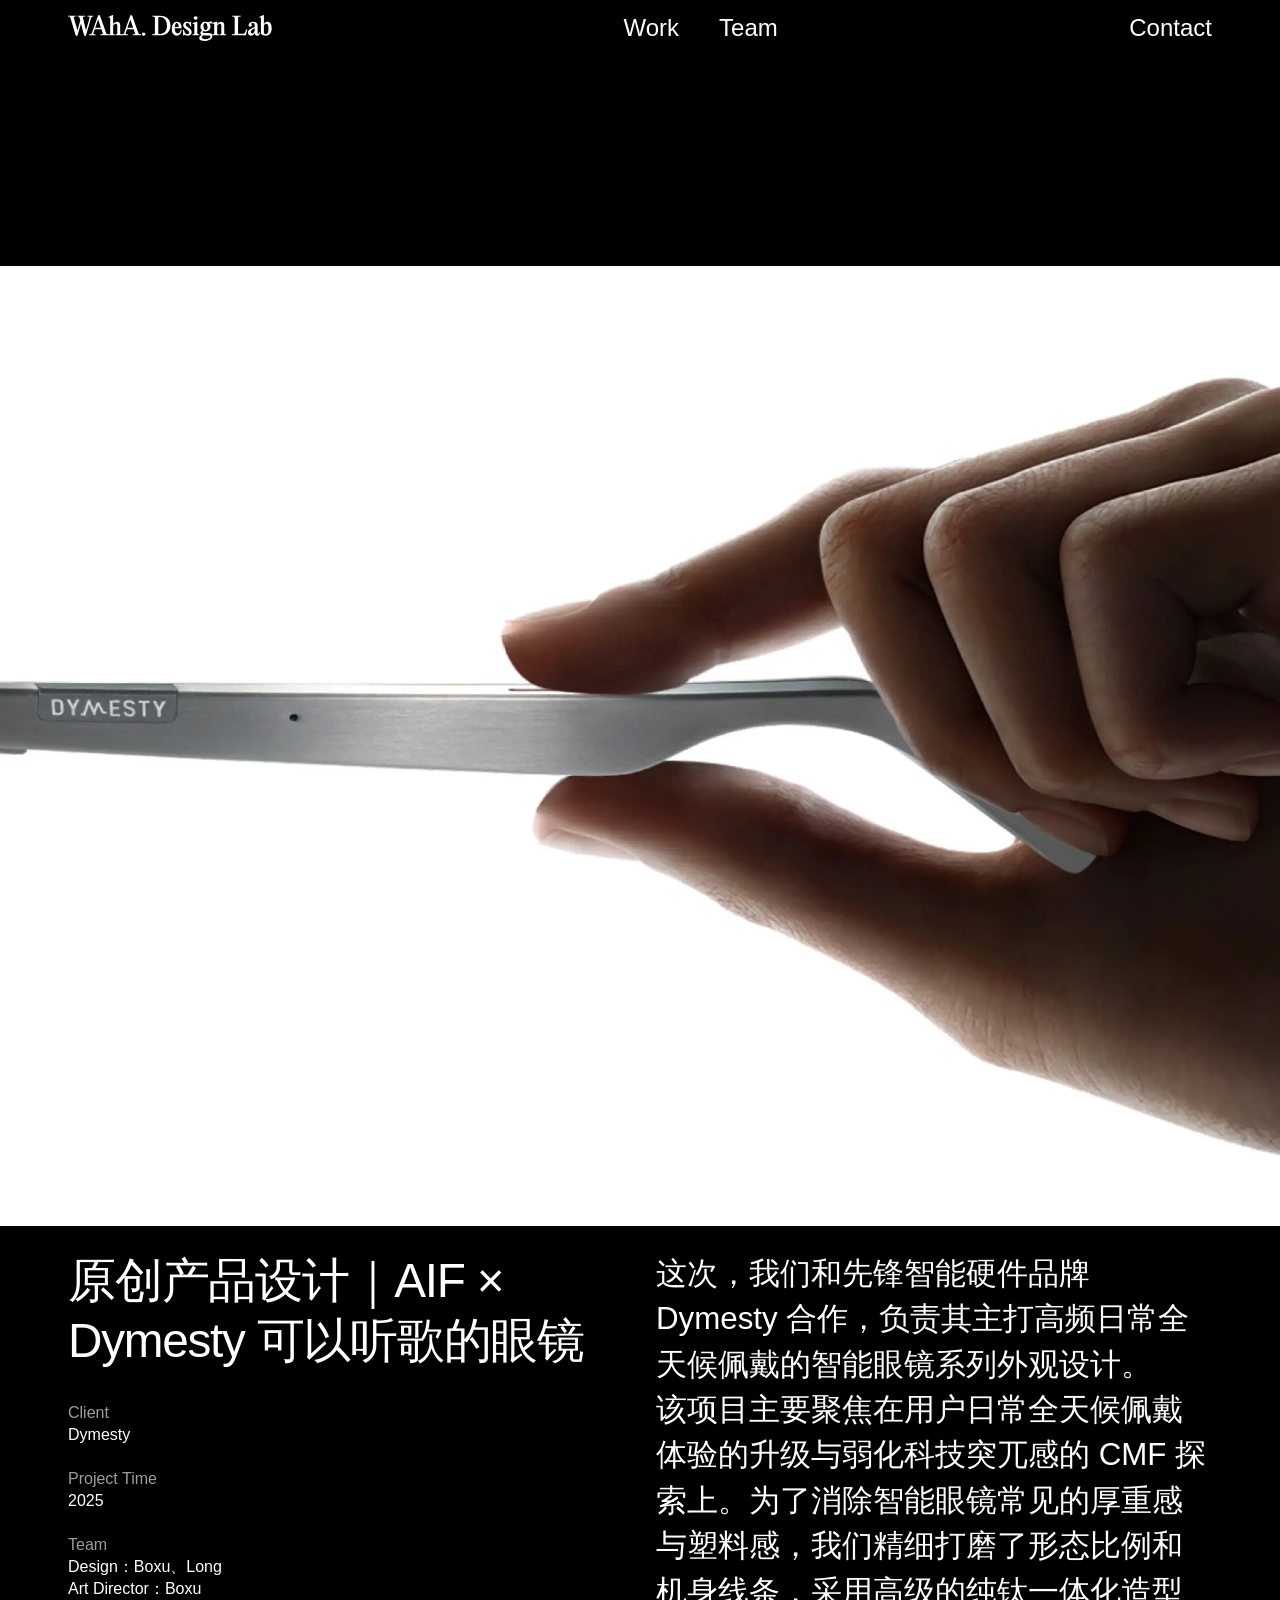
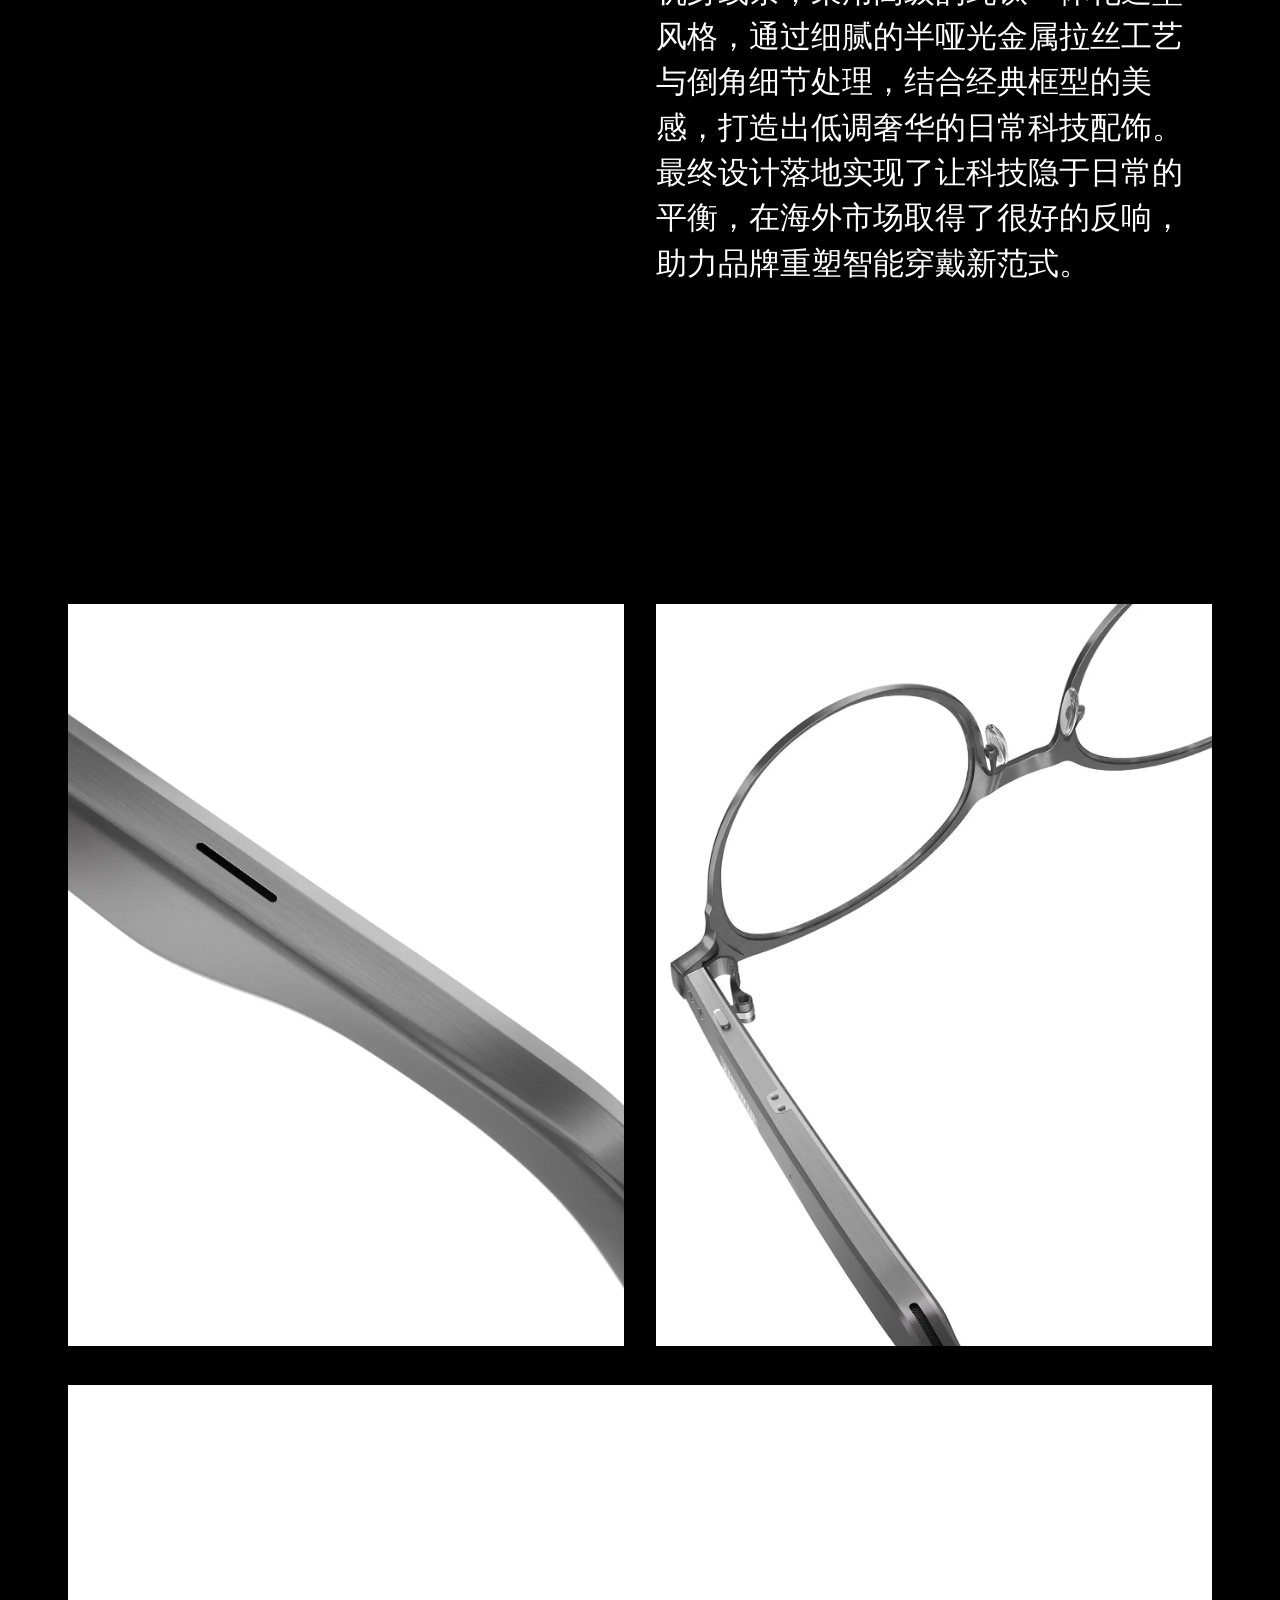
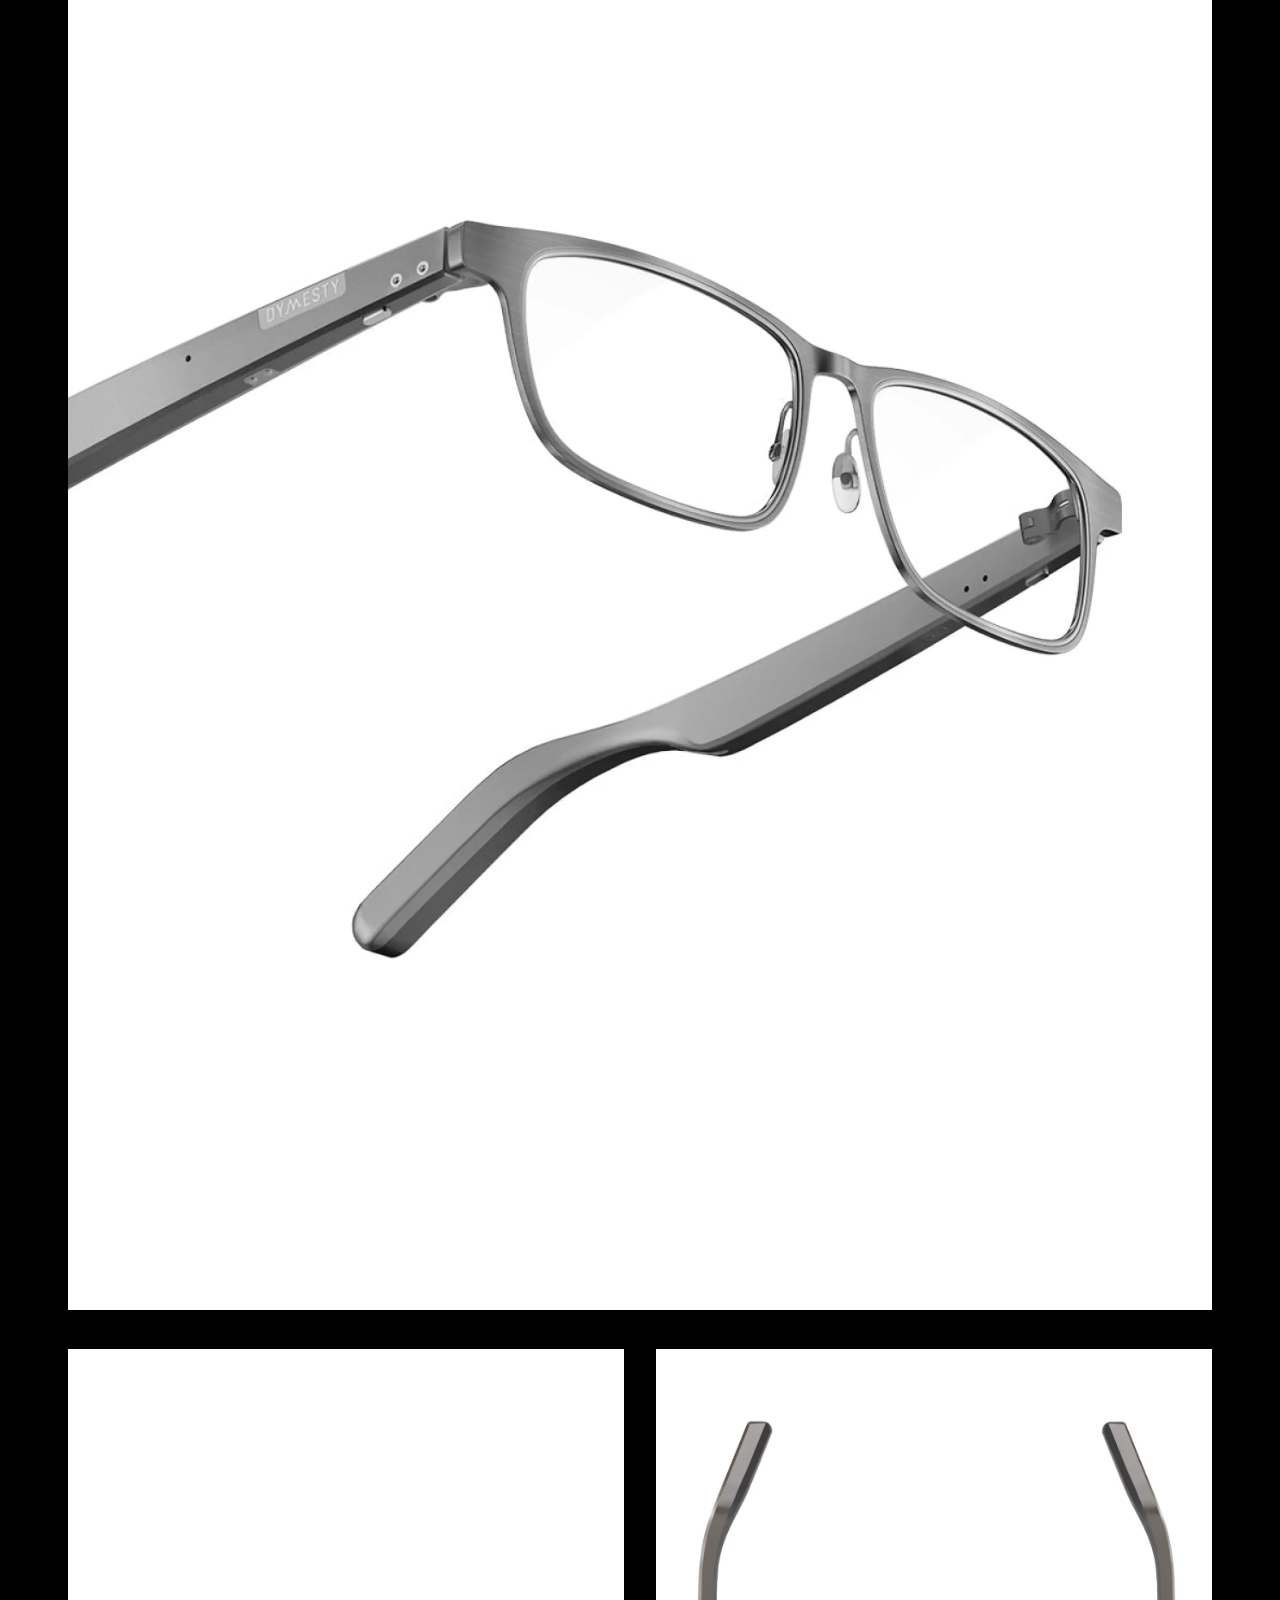
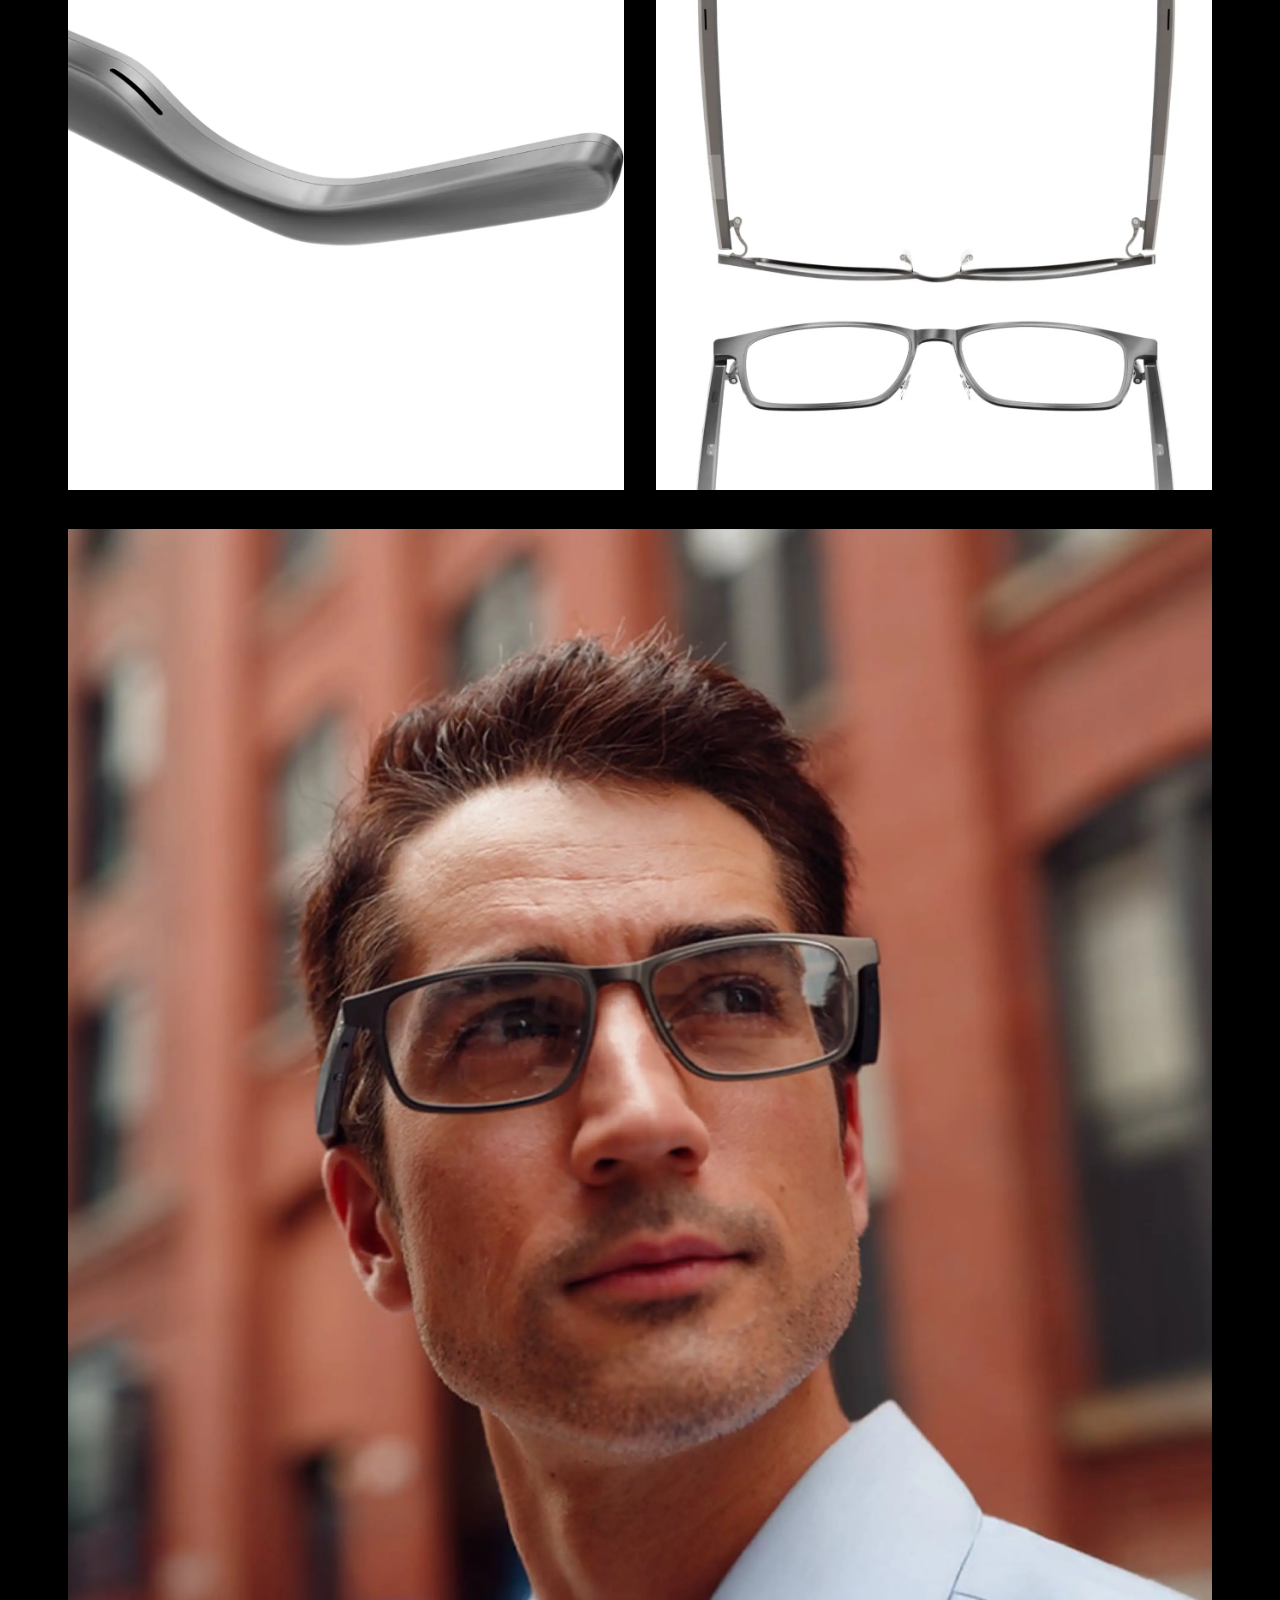
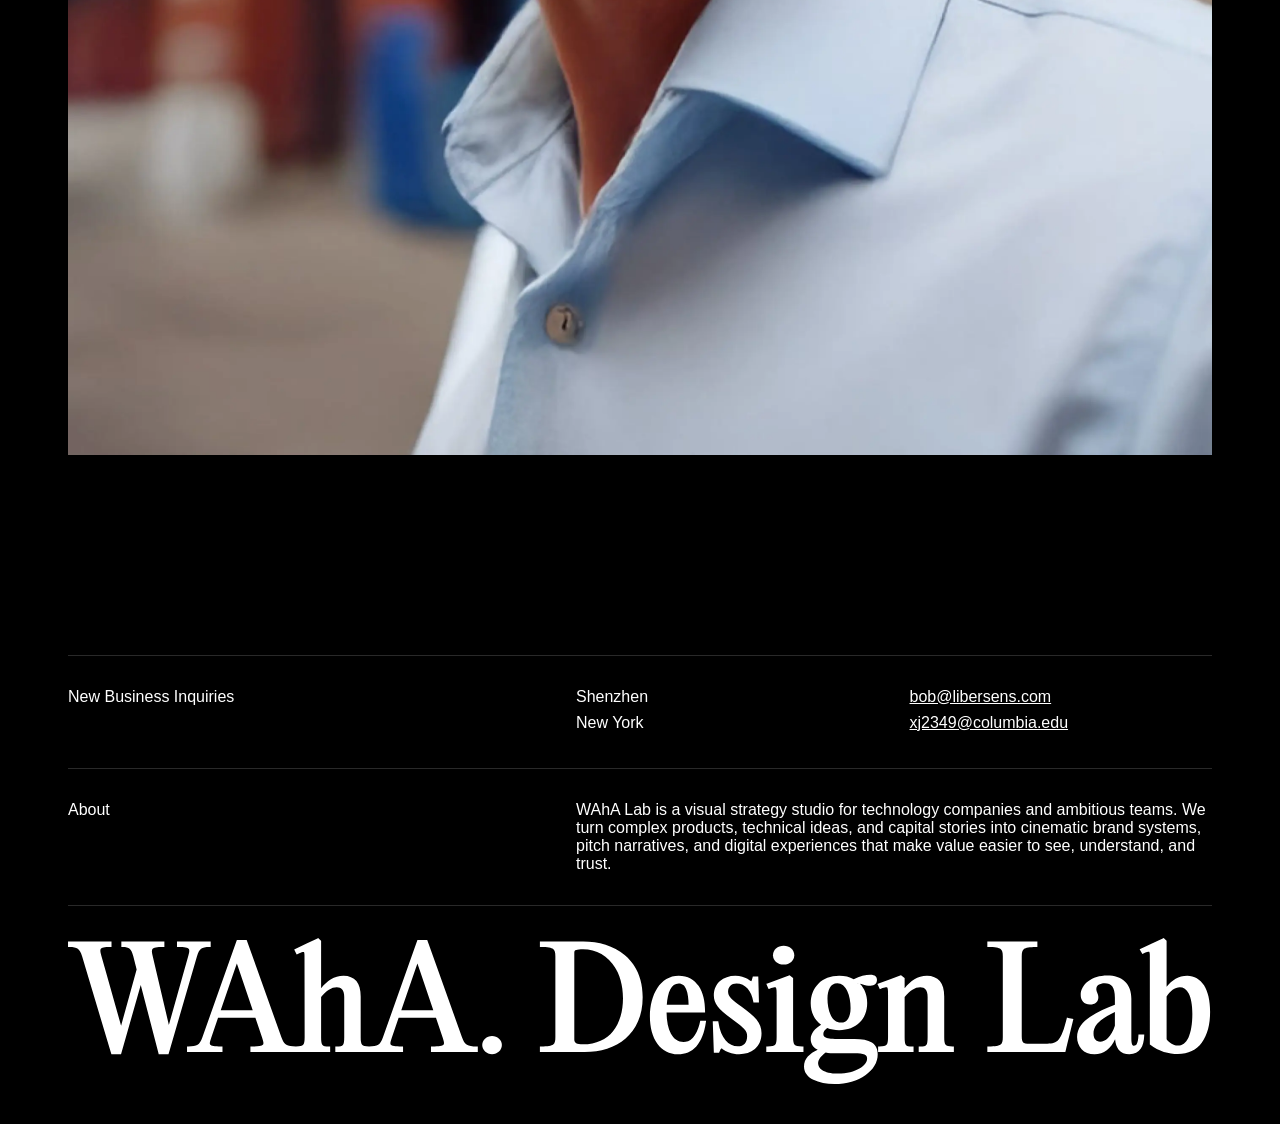
<file: dymesty.html>
<!DOCTYPE html>
<html lang="zh-CN">

<head>
    <meta charset="UTF-8">
    <meta name="viewport" content="width=device-width, initial-scale=1.0">
    <title>Dymesty - WAhA Lab</title>
    <link rel="stylesheet" href="style.css">
</head>

<body class="case-body">
    <header class="case-header">
        <div class="case-header-inner">
            <a href="index.html" class="case-logo" aria-label="WAhA Lab home">
                <img src="assets/logo.svg" alt="WAhA Lab Logo">
            </a>
            <nav class="case-nav" aria-label="Primary">
                <a href="work.html">Work</a>
                <a href="team.html">Team</a>
            </nav>
            <a href="mailto:naila1228w@gmail.com" class="case-contact">Contact</a>
        </div>
    </header>

    <main class="case-page case-page-dymesty">
        <section class="case-hero">
            <img src="assets/case-images/dymesty/Dymesty-00.webp" alt="Dymesty smart glasses detail held by hand" class="case-hero-image">
        </section>

        <section class="case-intro">
            <div class="case-intro-main">
                <h1>原创产品设计｜AIF × Dymesty 可以听歌的眼镜</h1>
                <dl class="case-meta">
                    <div>
                        <dt>Client</dt>
                        <dd>Dymesty</dd>
                    </div>
                    <div>
                        <dt>Project Time</dt>
                        <dd>2025</dd>
                    </div>
                    <div>
                        <dt>Team</dt>
                        <dd>Design：Boxu、Long<br>Art Director：Boxu</dd>
                    </div>
                </dl>
            </div>
            <div class="case-intro-copy">
                <p>这次，我们和先锋智能硬件品牌 Dymesty 合作，负责其主打高频日常全天候佩戴的智能眼镜系列外观设计。</p>
                <p>该项目主要聚焦在用户日常全天候佩戴体验的升级与弱化科技突兀感的 CMF 探索上。为了消除智能眼镜常见的厚重感与塑料感，我们精细打磨了形态比例和机身线条，采用高级的纯钛一体化造型风格，通过细腻的半哑光金属拉丝工艺与倒角细节处理，结合经典框型的美感，打造出低调奢华的日常科技配饰。</p>
                <p>最终设计落地实现了让科技隐于日常的平衡，在海外市场取得了很好的反响，助力品牌重塑智能穿戴新范式。</p>
            </div>
        </section>

        <section class="case-media-stack">
            <div class="case-media-row">
                <figure class="case-media case-media-portrait case-media-contain case-media-black">
                    <img src="assets/case-images/dymesty/Dymesty-01.webp" alt="Dymesty temple arm side detail">
                </figure>
                <figure class="case-media case-media-portrait case-media-contain case-media-white">
                    <img src="assets/case-images/dymesty/Dymesty-02.webp" alt="Dymesty round frame hinge detail">
                </figure>
            </div>

            <figure class="case-media case-media-wide case-media-contain case-media-white">
                <img src="assets/case-images/dymesty/Dymesty-03.webp" alt="Dymesty smart glasses full product view">
            </figure>

            <div class="case-media-row">
                <figure class="case-media case-media-portrait case-media-contain case-media-black">
                    <img src="assets/case-images/dymesty/Dymesty-04.webp" alt="Dymesty temple tip detail">
                </figure>
                <figure class="case-media case-media-portrait case-media-contain case-media-black">
                    <img src="assets/case-images/dymesty/Dymesty-05.webp" alt="Dymesty glasses top view">
                </figure>
            </div>

            <figure class="case-media case-media-wide case-media-final">
                <img src="assets/case-images/dymesty/Dymesty-06.webp" alt="Dymesty smart glasses lifestyle portrait">
            </figure>
        </section>

        <footer class="footer case-footer">
            <div class="footer-section">
                <div class="footer-divider"></div>
                <div class="footer-row">
                    <div class="footer-left">
                        <div class="footer-label">New Business Inquiries</div>
                    </div>
                    <div class="footer-right">
                        <div class="footer-locations">
                            <div class="footer-location">Shenzhen</div>
                            <div class="footer-location">New York</div>
                        </div>
                        <div class="footer-emails">
                            <a href="mailto:bob@libersens.com" class="footer-email">bob@libersens.com</a>
                            <a href="mailto:xj2349@columbia.edu" class="footer-email">xj2349@columbia.edu</a>
                        </div>
                    </div>
                </div>
                <div class="footer-divider"></div>
                <div class="footer-row">
                    <div class="footer-left">
                        <div class="footer-label">About</div>
                    </div>
                    <div class="footer-right">
                        <div class="footer-about">
                            <p>WAhA Lab is a visual strategy studio for technology companies and ambitious teams. We
                                turn complex products, technical ideas, and capital stories into cinematic brand
                                systems, pitch narratives, and digital experiences that make value easier to see,
                                understand, and trust.</p>
                        </div>
                    </div>
                </div>
                <div class="footer-divider"></div>
                <div class="footer-logo">
                    <img src="assets/logo.svg" alt="Footer Logo" class="footer-logo-img">
                </div>
            </div>
        </footer>
    </main>
</body>

</html>
</file>
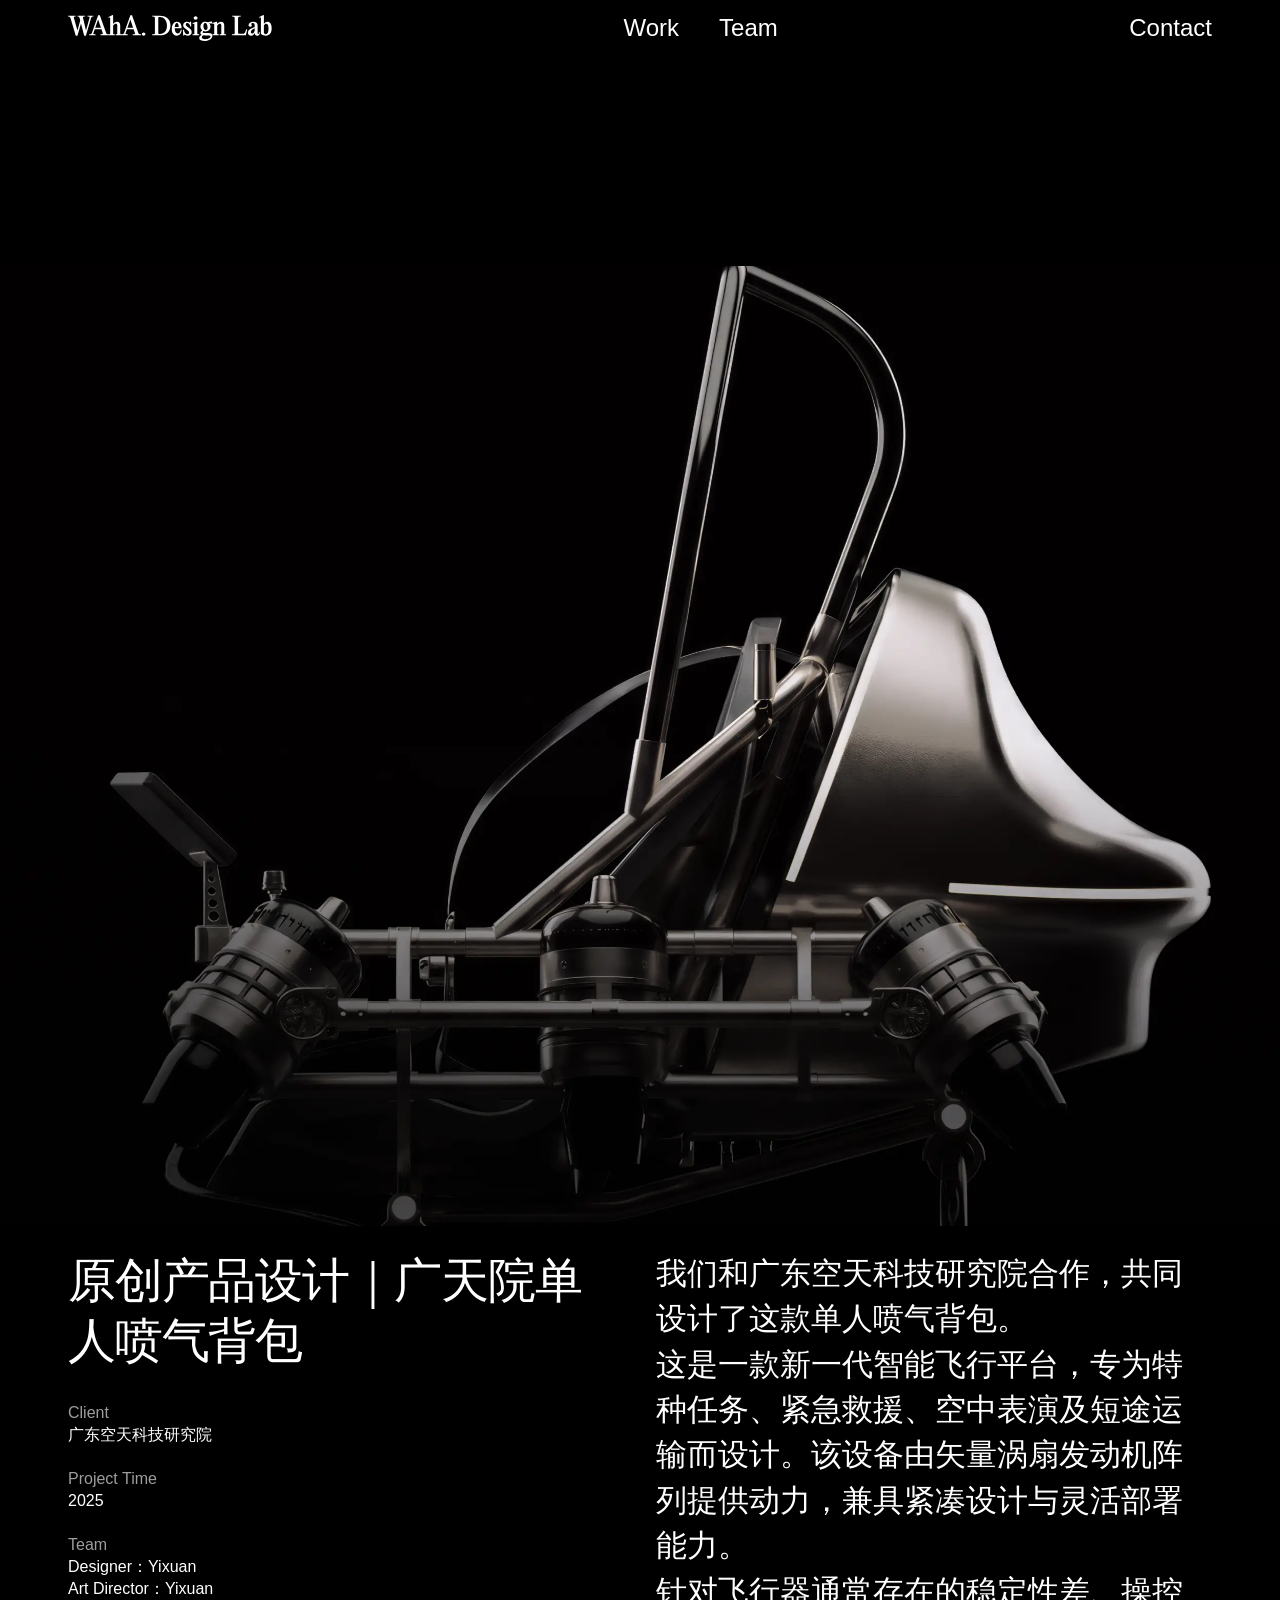
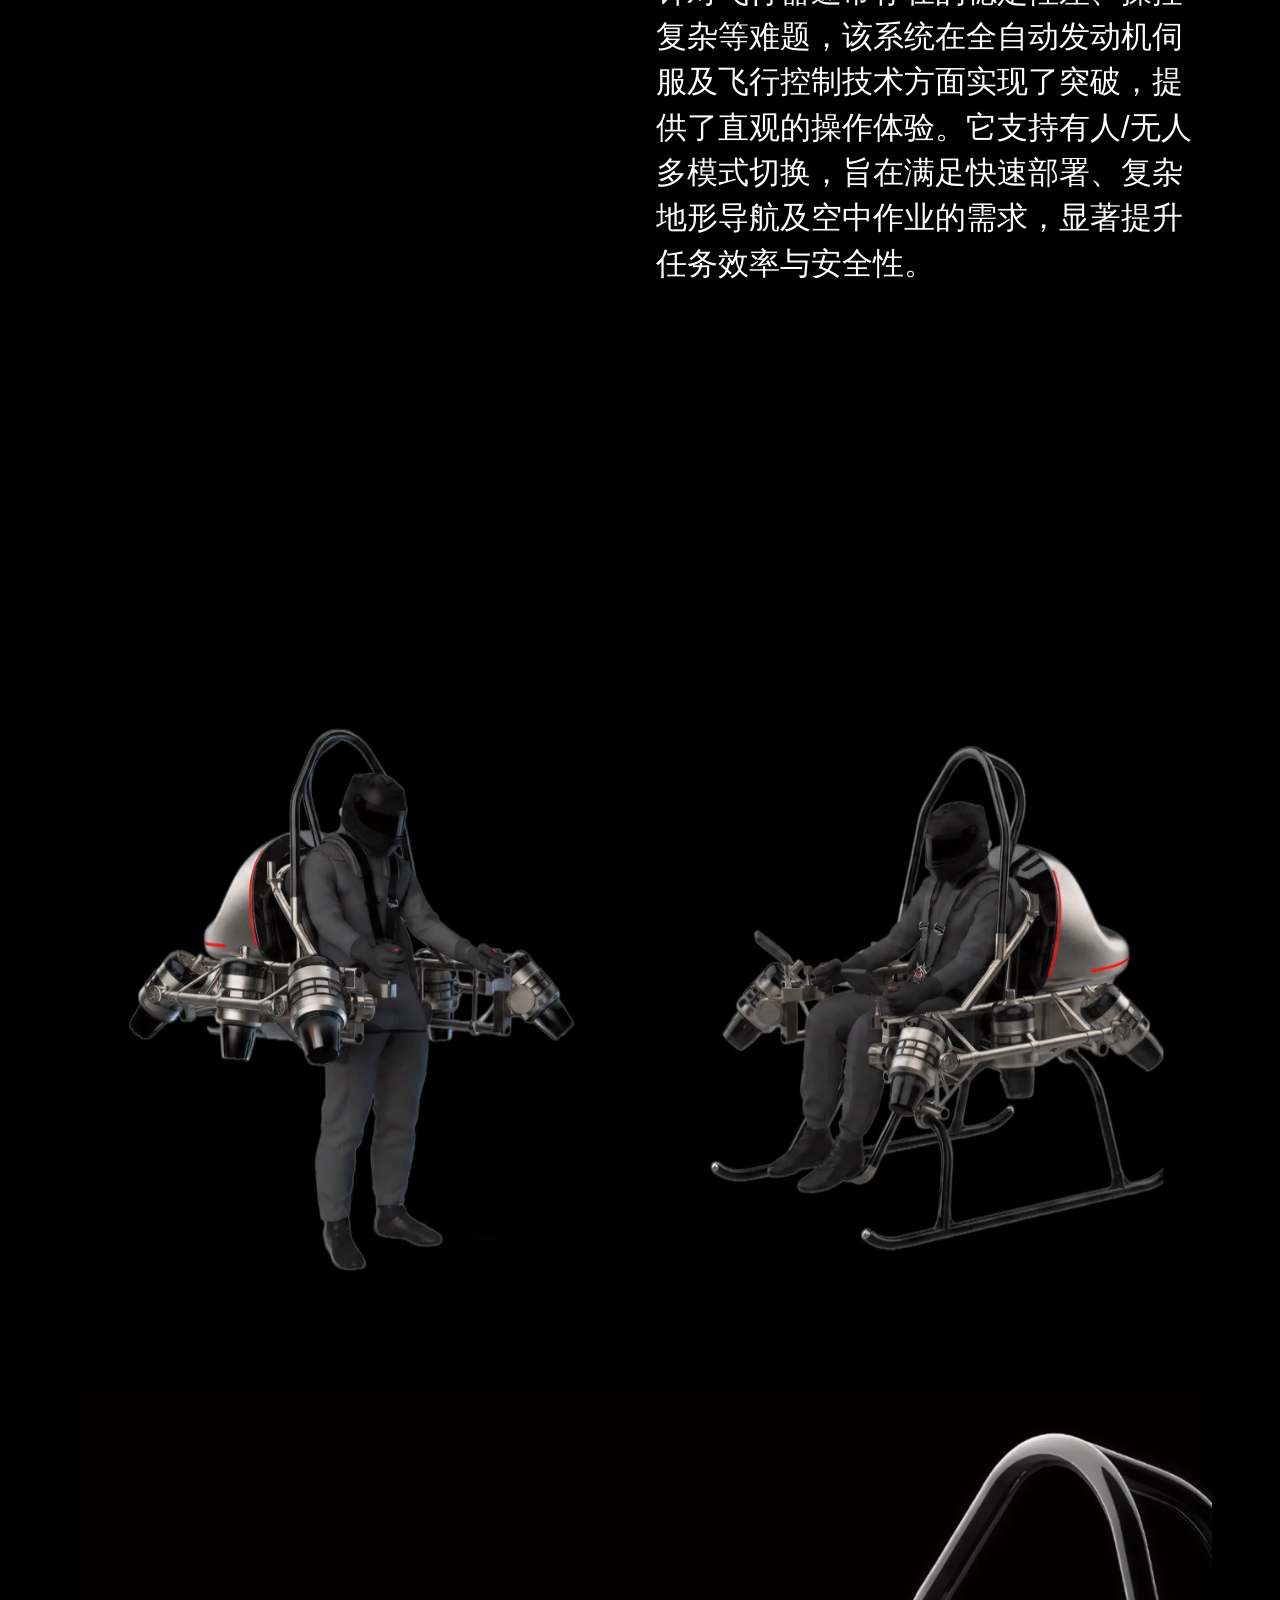
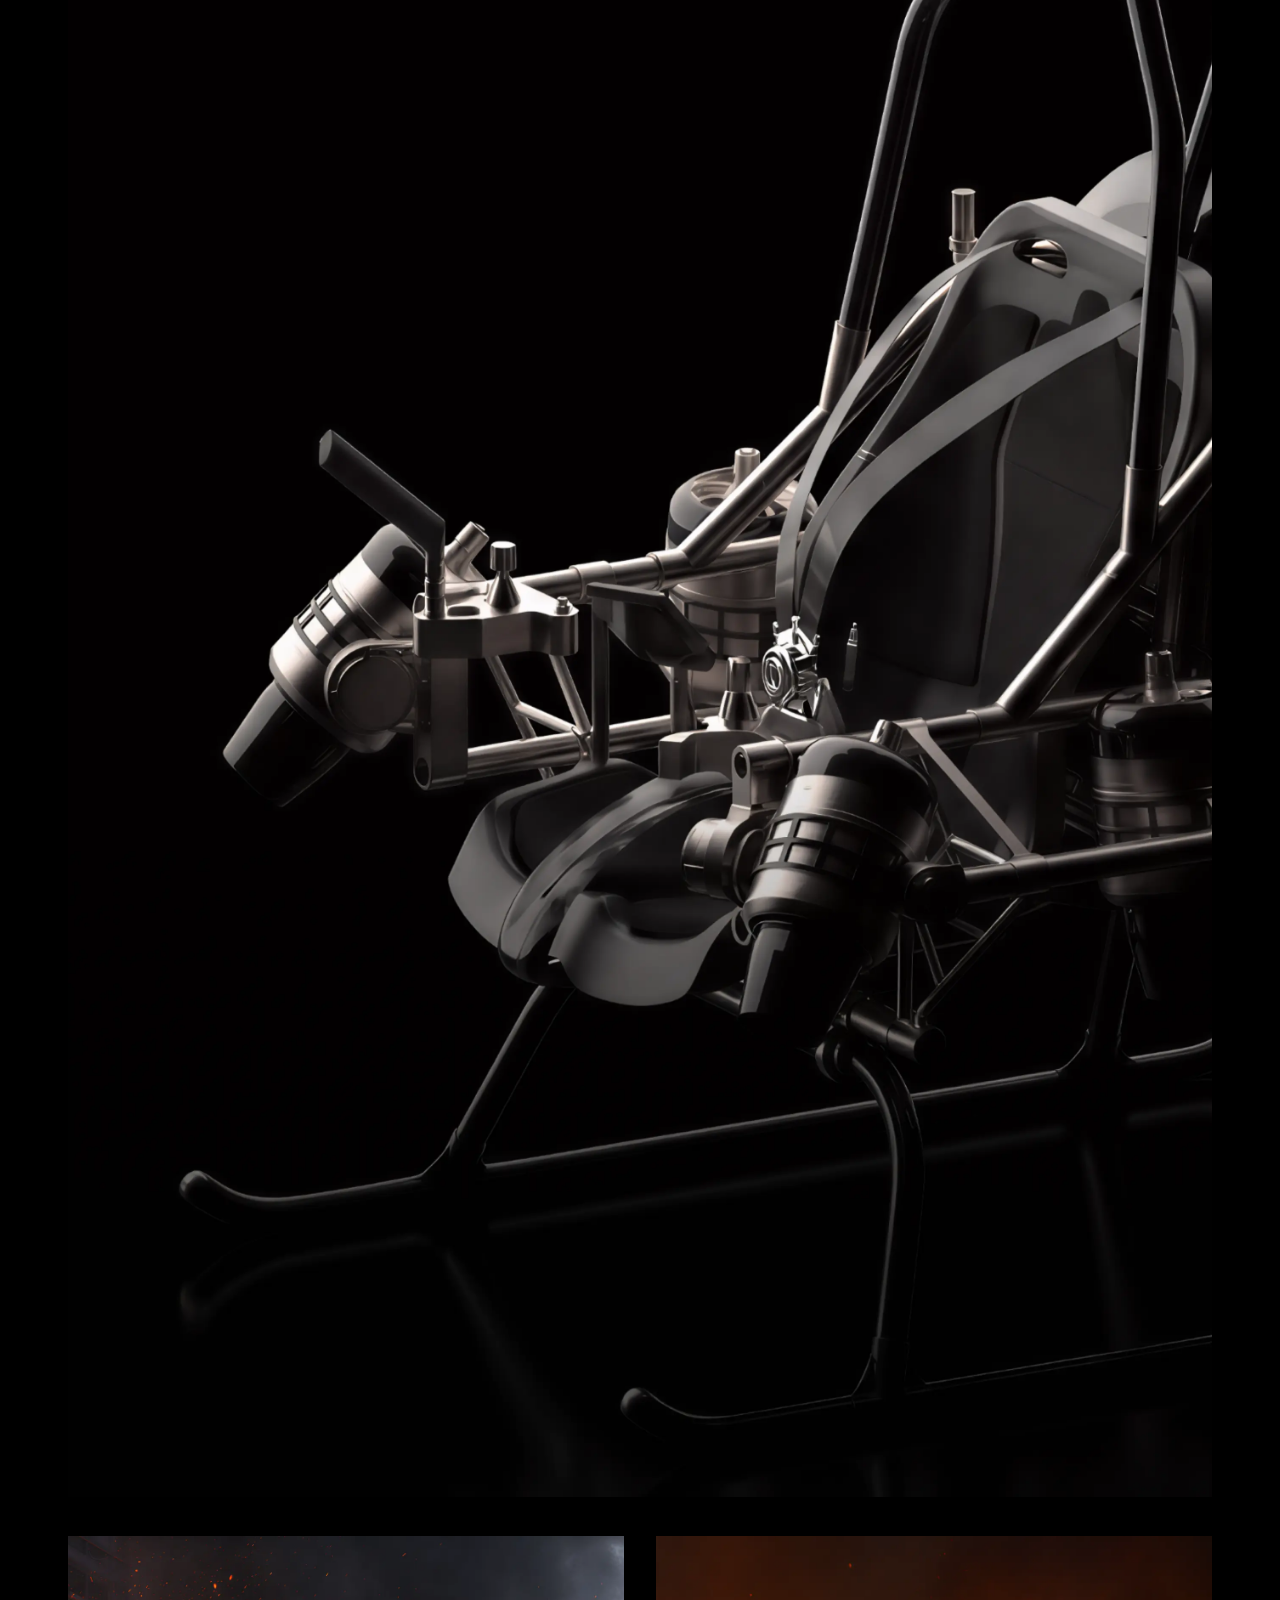
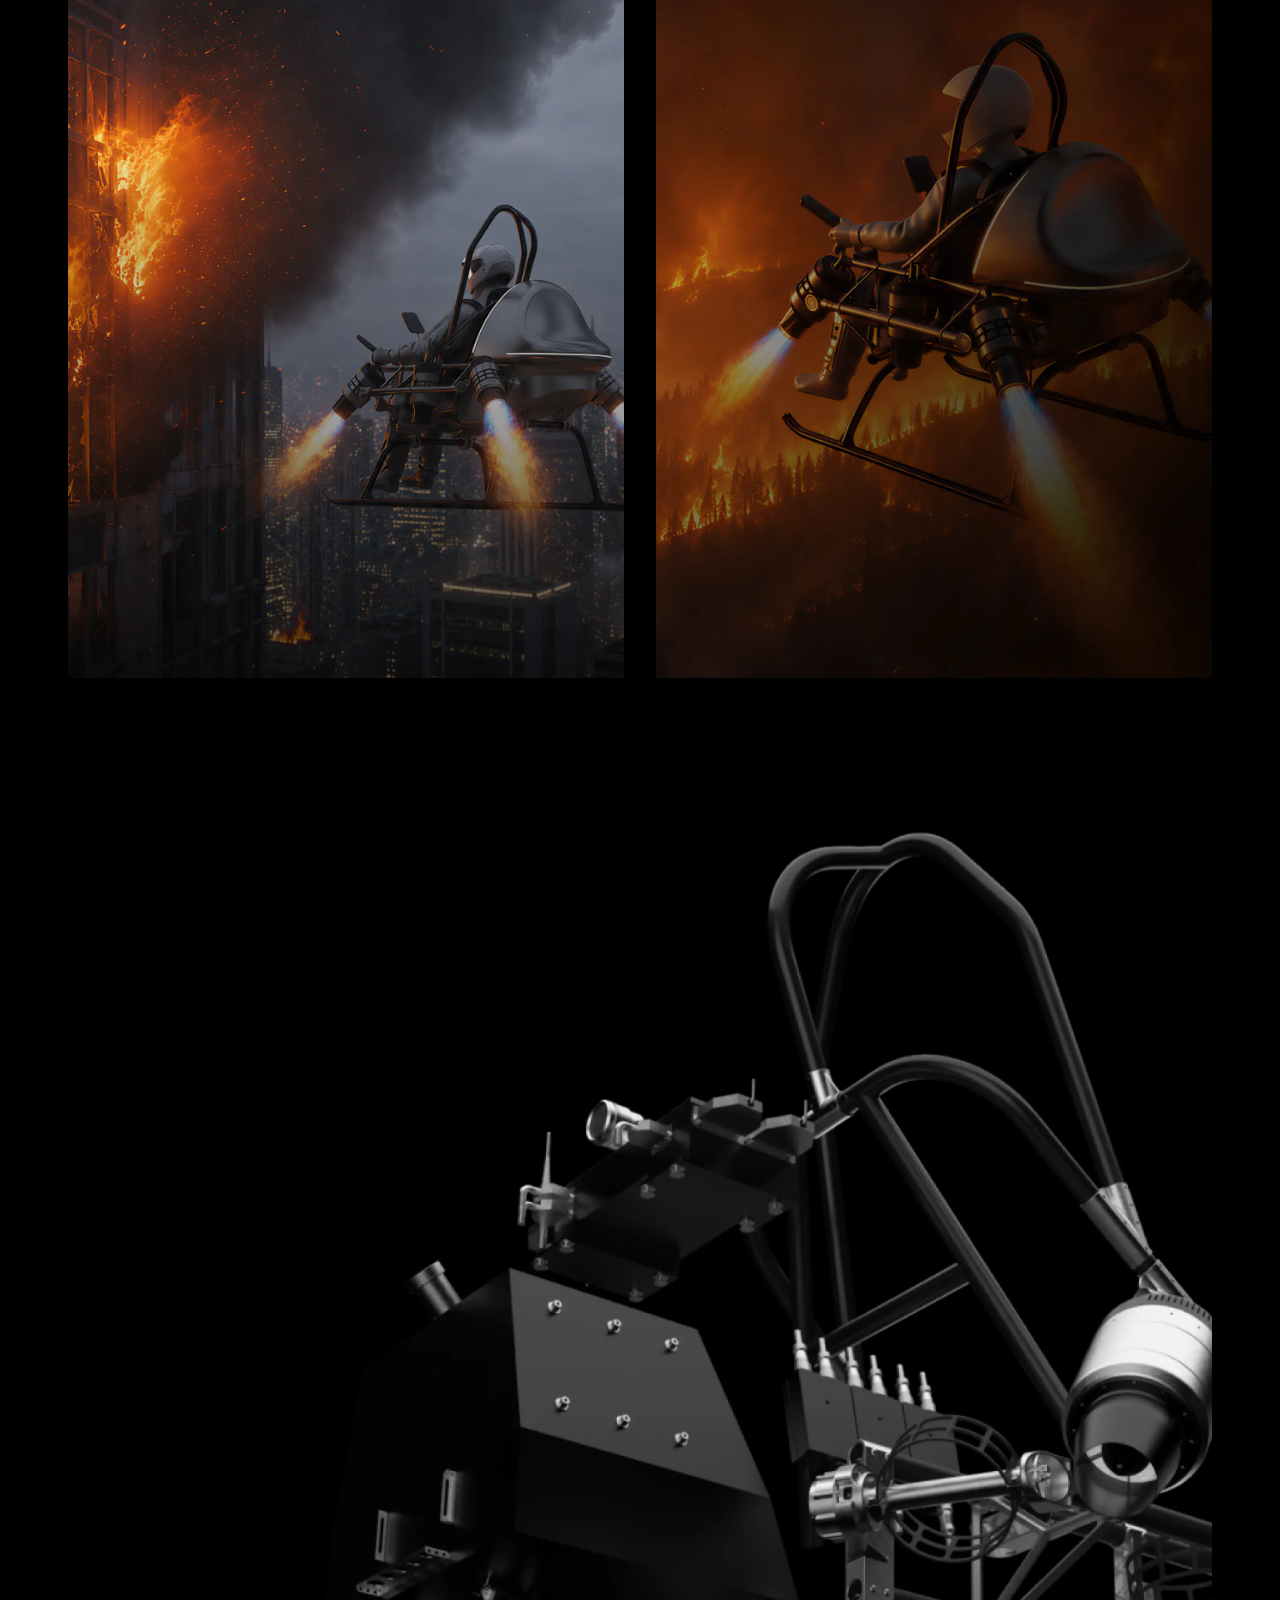
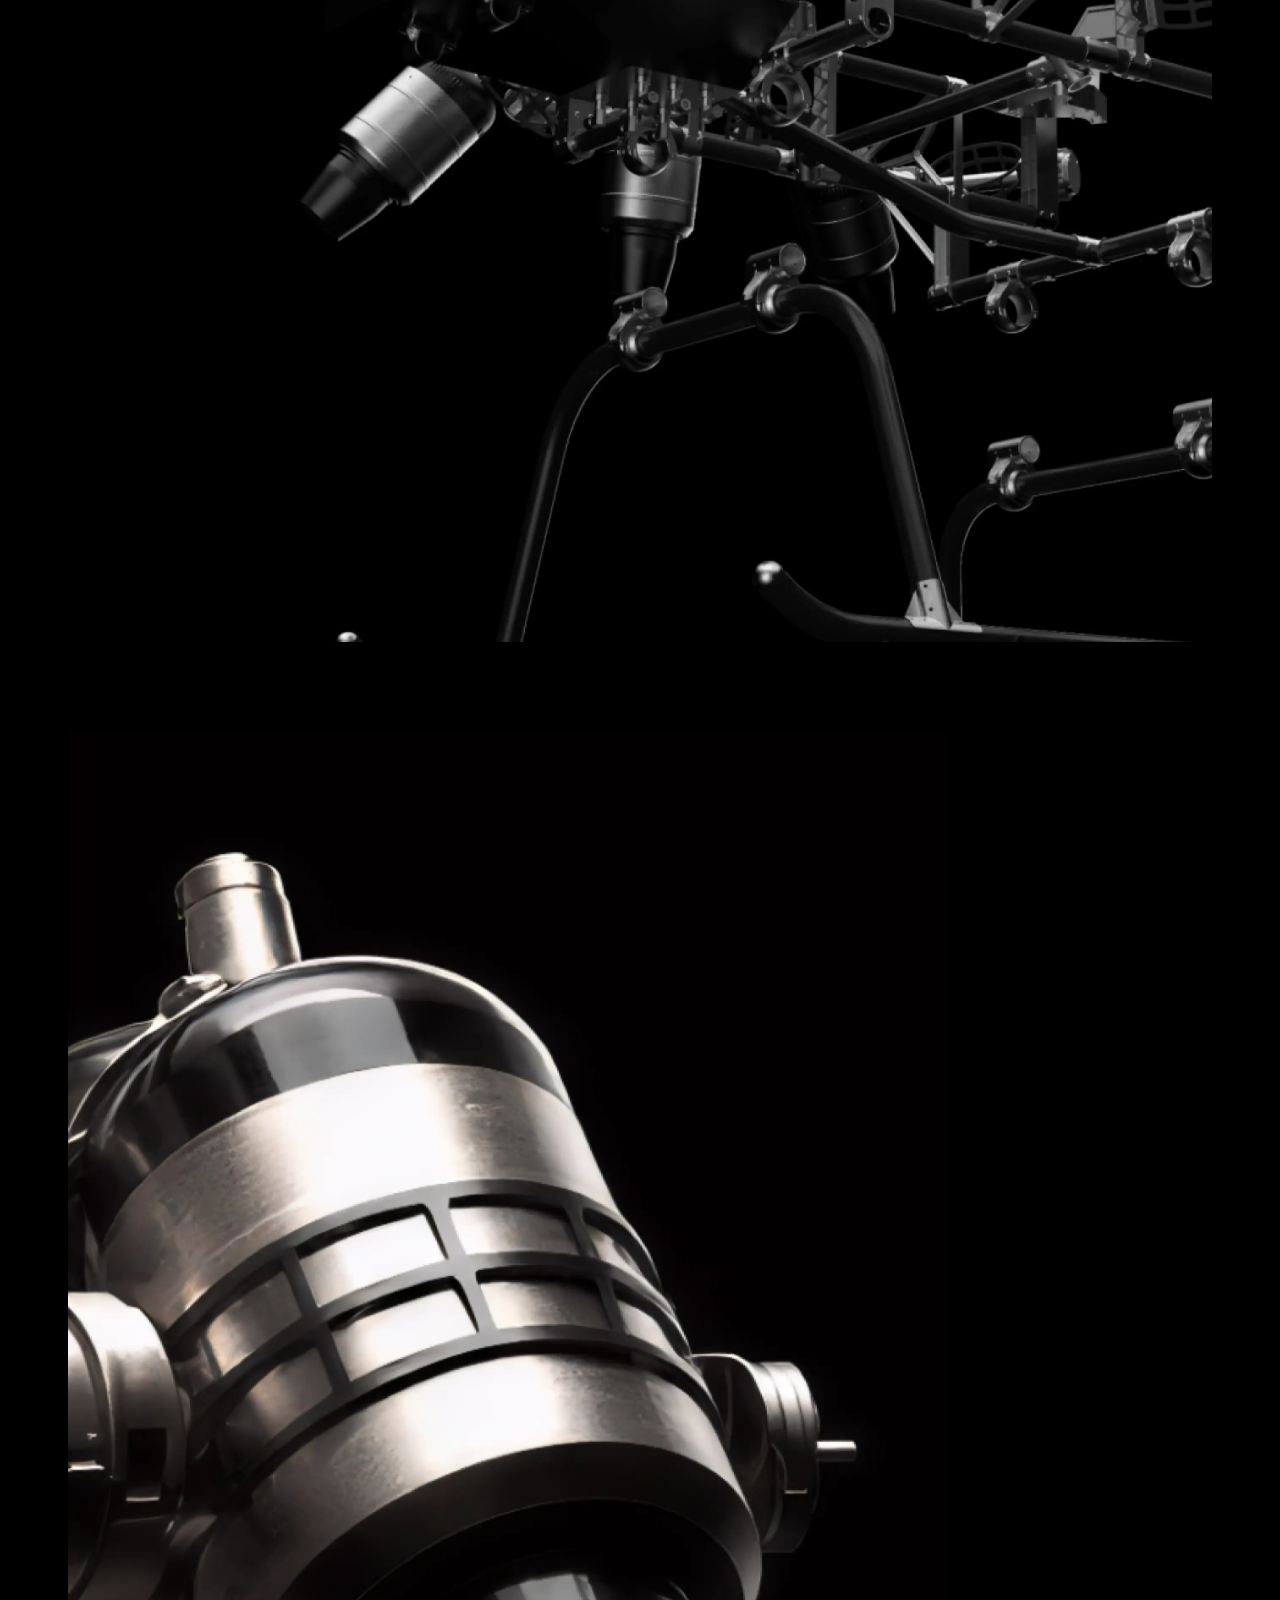
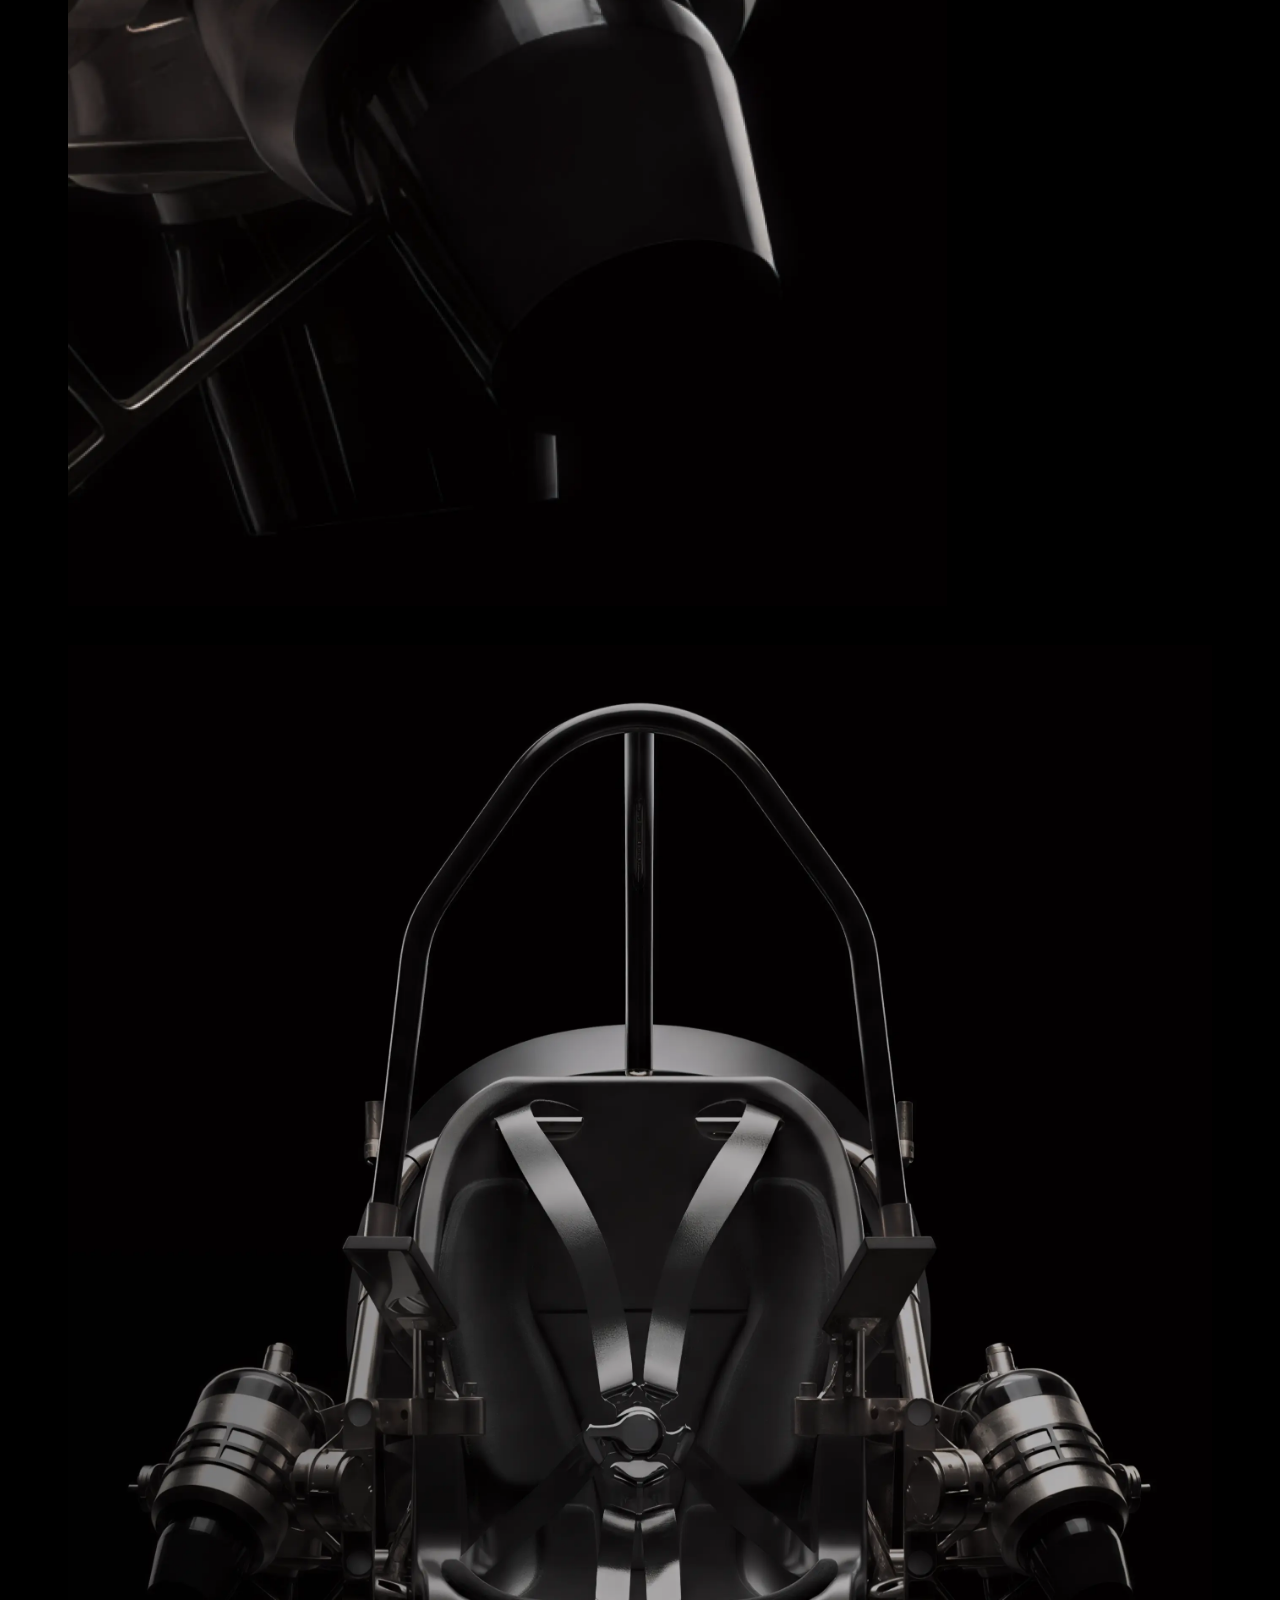
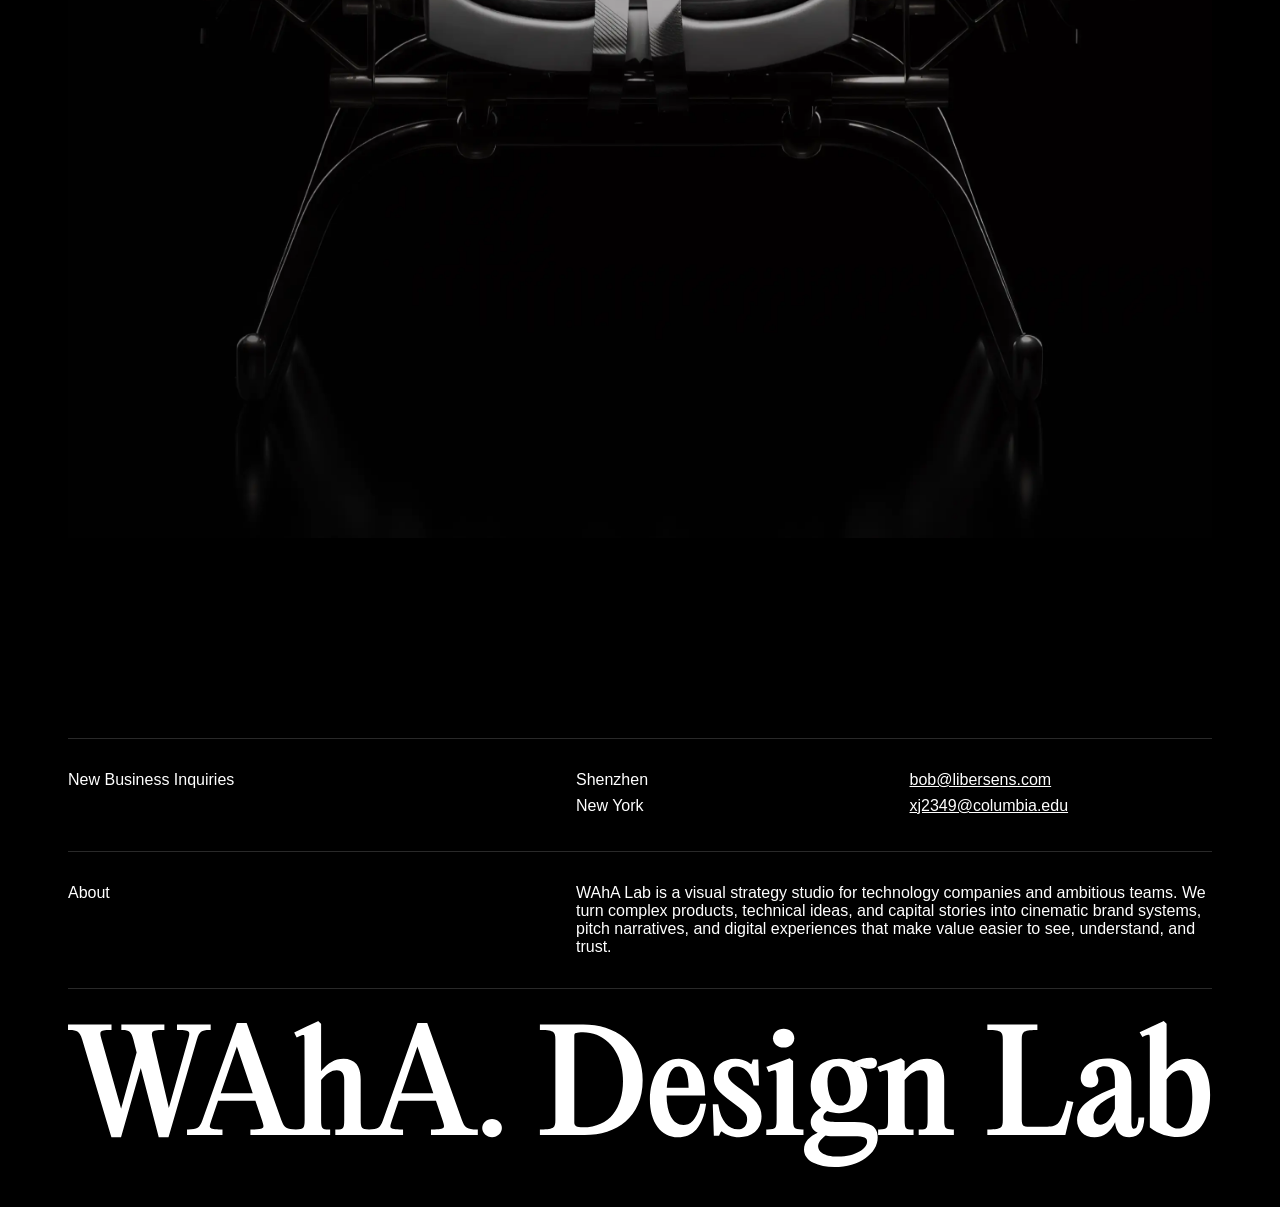
<file: guangtiankejiyanjiuyuan.html>
<!DOCTYPE html>
<html lang="zh-CN">

<head>
    <meta charset="UTF-8">
    <meta name="viewport" content="width=device-width, initial-scale=1.0">
    <title>广东空天科技研究院 - WAhA Lab</title>
    <link rel="stylesheet" href="style.css">
</head>

<body class="case-body">
    <header class="case-header">
        <div class="case-header-inner">
            <a href="index.html" class="case-logo" aria-label="WAhA Lab home">
                <img src="assets/logo.svg" alt="WAhA Lab Logo">
            </a>
            <nav class="case-nav" aria-label="Primary">
                <a href="work.html">Work</a>
                <a href="team.html">Team</a>
            </nav>
            <a href="mailto:naila1228w@gmail.com" class="case-contact">Contact</a>
        </div>
    </header>

    <main class="case-page case-page-guangtiankejiyanjiuyuan">
        <section class="case-hero">
            <img src="assets/case-images/guangtiankejiyanjiuyuan/广东空天科技研究院-00.webp" alt="Guangdong aerospace institute jetpack concept" class="case-hero-image">
        </section>

        <section class="case-intro">
            <div class="case-intro-main">
                <h1>原创产品设计｜广天院单人喷气背包</h1>
                <dl class="case-meta">
                    <div>
                        <dt>Client</dt>
                        <dd>广东空天科技研究院</dd>
                    </div>
                    <div>
                        <dt>Project Time</dt>
                        <dd>2025</dd>
                    </div>
                    <div>
                        <dt>Team</dt>
                        <dd>Designer：Yixuan<br>Art Director：Yixuan</dd>
                    </div>
                </dl>
            </div>
            <div class="case-intro-copy">
                <p>我们和广东空天科技研究院合作，共同设计了这款单人喷气背包。</p>
                <p>这是一款新一代智能飞行平台，专为特种任务、紧急救援、空中表演及短途运输而设计。该设备由矢量涡扇发动机阵列提供动力，兼具紧凑设计与灵活部署能力。</p>
                <p>针对飞行器通常存在的稳定性差、操控复杂等难题，该系统在全自动发动机伺服及飞行控制技术方面实现了突破，提供了直观的操作体验。它支持有人/无人多模式切换，旨在满足快速部署、复杂地形导航及空中作业的需求，显著提升任务效率与安全性。</p>
            </div>
        </section>

        <section class="case-media-stack">
            <div class="case-media-row">
                <figure class="case-media case-media-portrait case-media-black">
                    <img src="assets/case-images/guangtiankejiyanjiuyuan/广东空天科技研究院-01.webp" alt="Jetpack side view">
                </figure>
                <figure class="case-media case-media-portrait case-media-black">
                    <img src="assets/case-images/guangtiankejiyanjiuyuan/广东空天科技研究院-02.webp" alt="Jetpack hardware detail">
                </figure>
            </div>

            <figure class="case-media case-media-wide case-media-black">
                <img src="assets/case-images/guangtiankejiyanjiuyuan/广东空天科技研究院-03.webp" alt="Jetpack assembly view">
            </figure>

            <div class="case-media-row">
                <figure class="case-media case-media-portrait case-media-contain case-media-white">
                    <img src="assets/case-images/guangtiankejiyanjiuyuan/广东空天科技研究院-04.webp" alt="Jetpack branding and shell detail">
                </figure>
                <figure class="case-media case-media-portrait case-media-contain case-media-white">
                    <img src="assets/case-images/guangtiankejiyanjiuyuan/广东空天科技研究院-05.webp" alt="Jetpack brushed metal close-up">
                </figure>
            </div>

            <figure class="case-media case-media-wide case-media-black">
                <img src="assets/case-images/guangtiankejiyanjiuyuan/广东空天科技研究院-06.webp" alt="Jetpack in city flight scene">
            </figure>

            <figure class="case-media case-media-wide case-media-black">
                <img src="assets/case-images/guangtiankejiyanjiuyuan/广东空天科技研究院-07.webp" alt="Jetpack city flight scene detail">
            </figure>

            <figure class="case-media case-media-final case-media-white">
                <img src="assets/case-images/guangtiankejiyanjiuyuan/广东空天科技研究院-08.webp" alt="Jetpack brand detail">
            </figure>
        </section>

        <footer class="footer case-footer">
            <div class="footer-section">
                <div class="footer-divider"></div>
                <div class="footer-row">
                    <div class="footer-left">
                        <div class="footer-label">New Business Inquiries</div>
                    </div>
                    <div class="footer-right">
                        <div class="footer-locations">
                            <div class="footer-location">Shenzhen</div>
                            <div class="footer-location">New York</div>
                        </div>
                        <div class="footer-emails">
                            <a href="mailto:bob@libersens.com" class="footer-email">bob@libersens.com</a>
                            <a href="mailto:xj2349@columbia.edu" class="footer-email">xj2349@columbia.edu</a>
                        </div>
                    </div>
                </div>
                <div class="footer-divider"></div>
                <div class="footer-row">
                    <div class="footer-left">
                        <div class="footer-label">About</div>
                    </div>
                    <div class="footer-right">
                        <div class="footer-about">
                            <p>WAhA Lab is a visual strategy studio for technology companies and ambitious teams. We
                                turn complex products, technical ideas, and capital stories into cinematic brand
                                systems, pitch narratives, and digital experiences that make value easier to see,
                                understand, and trust.</p>
                        </div>
                    </div>
                </div>
                <div class="footer-divider"></div>
                <div class="footer-logo">
                    <img src="assets/logo.svg" alt="Footer Logo" class="footer-logo-img">
                </div>
            </div>
        </footer>
    </main>
</body>

</html>
</file>
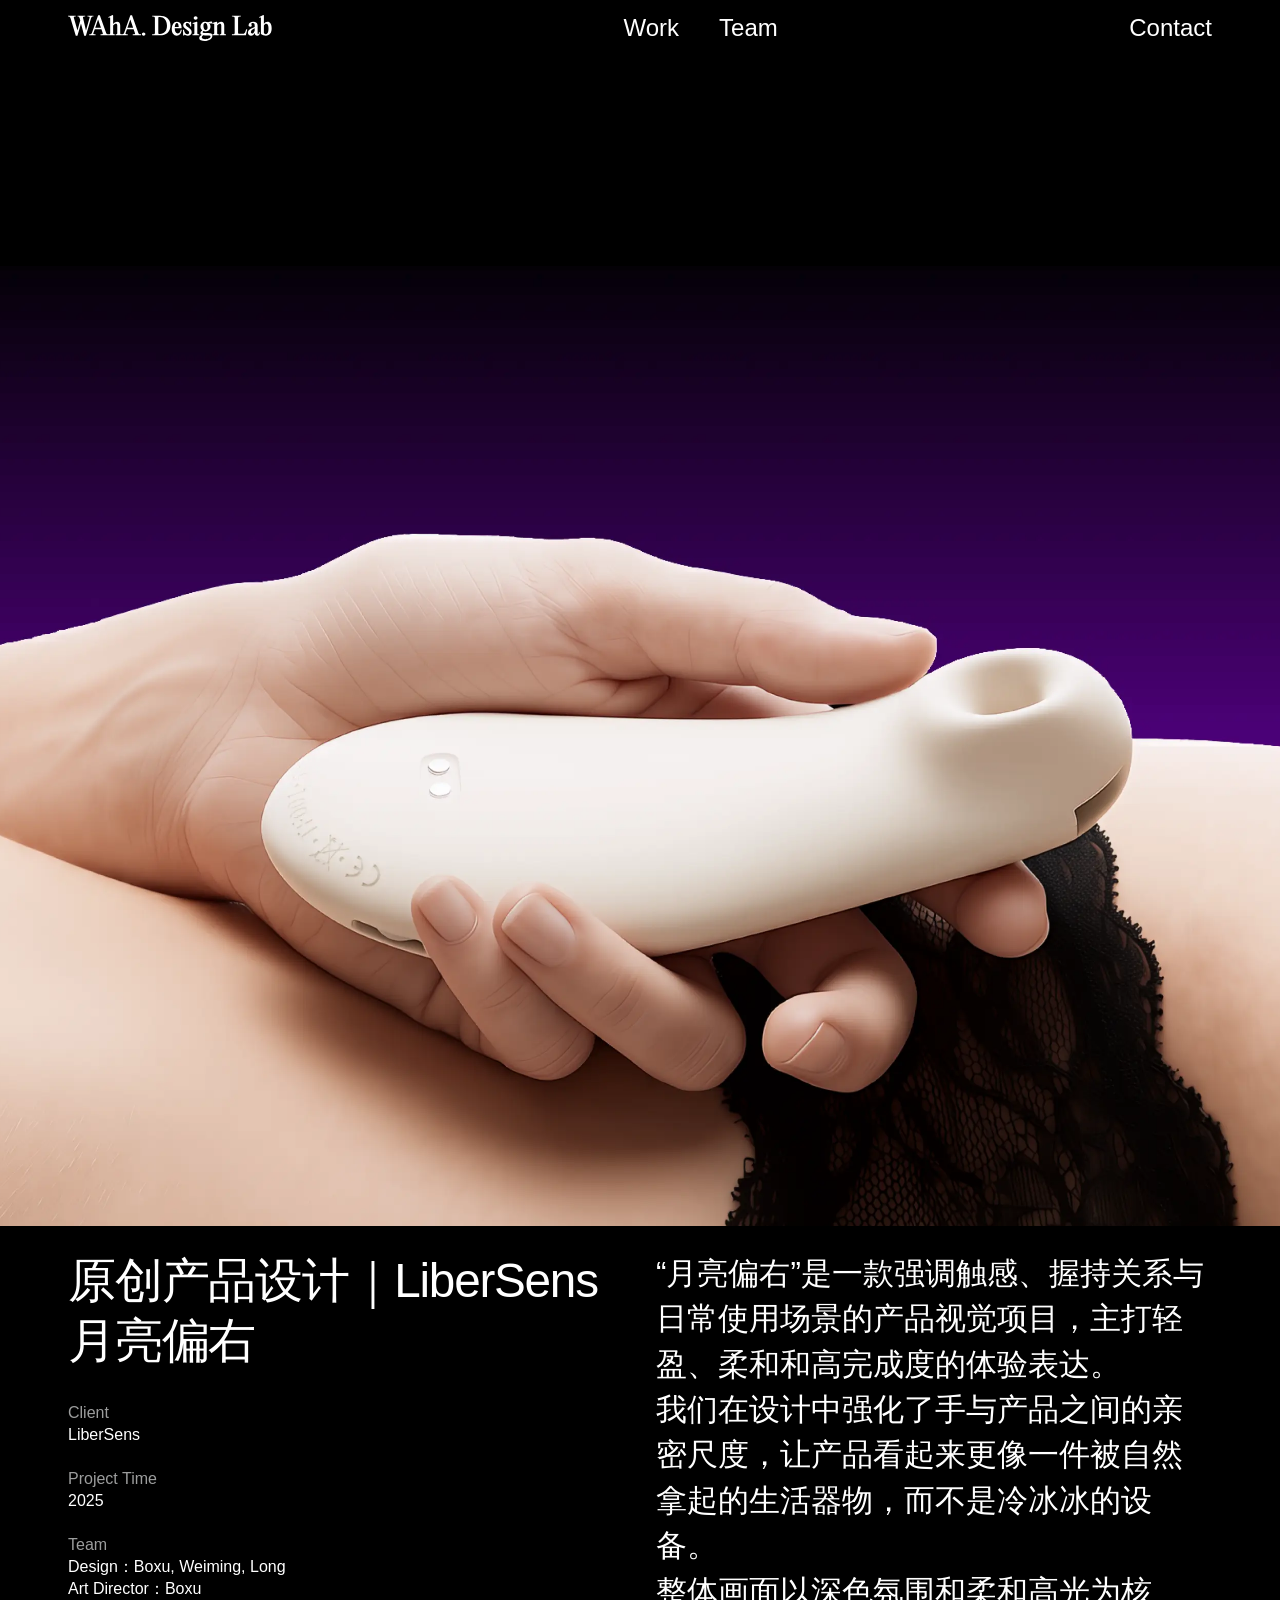
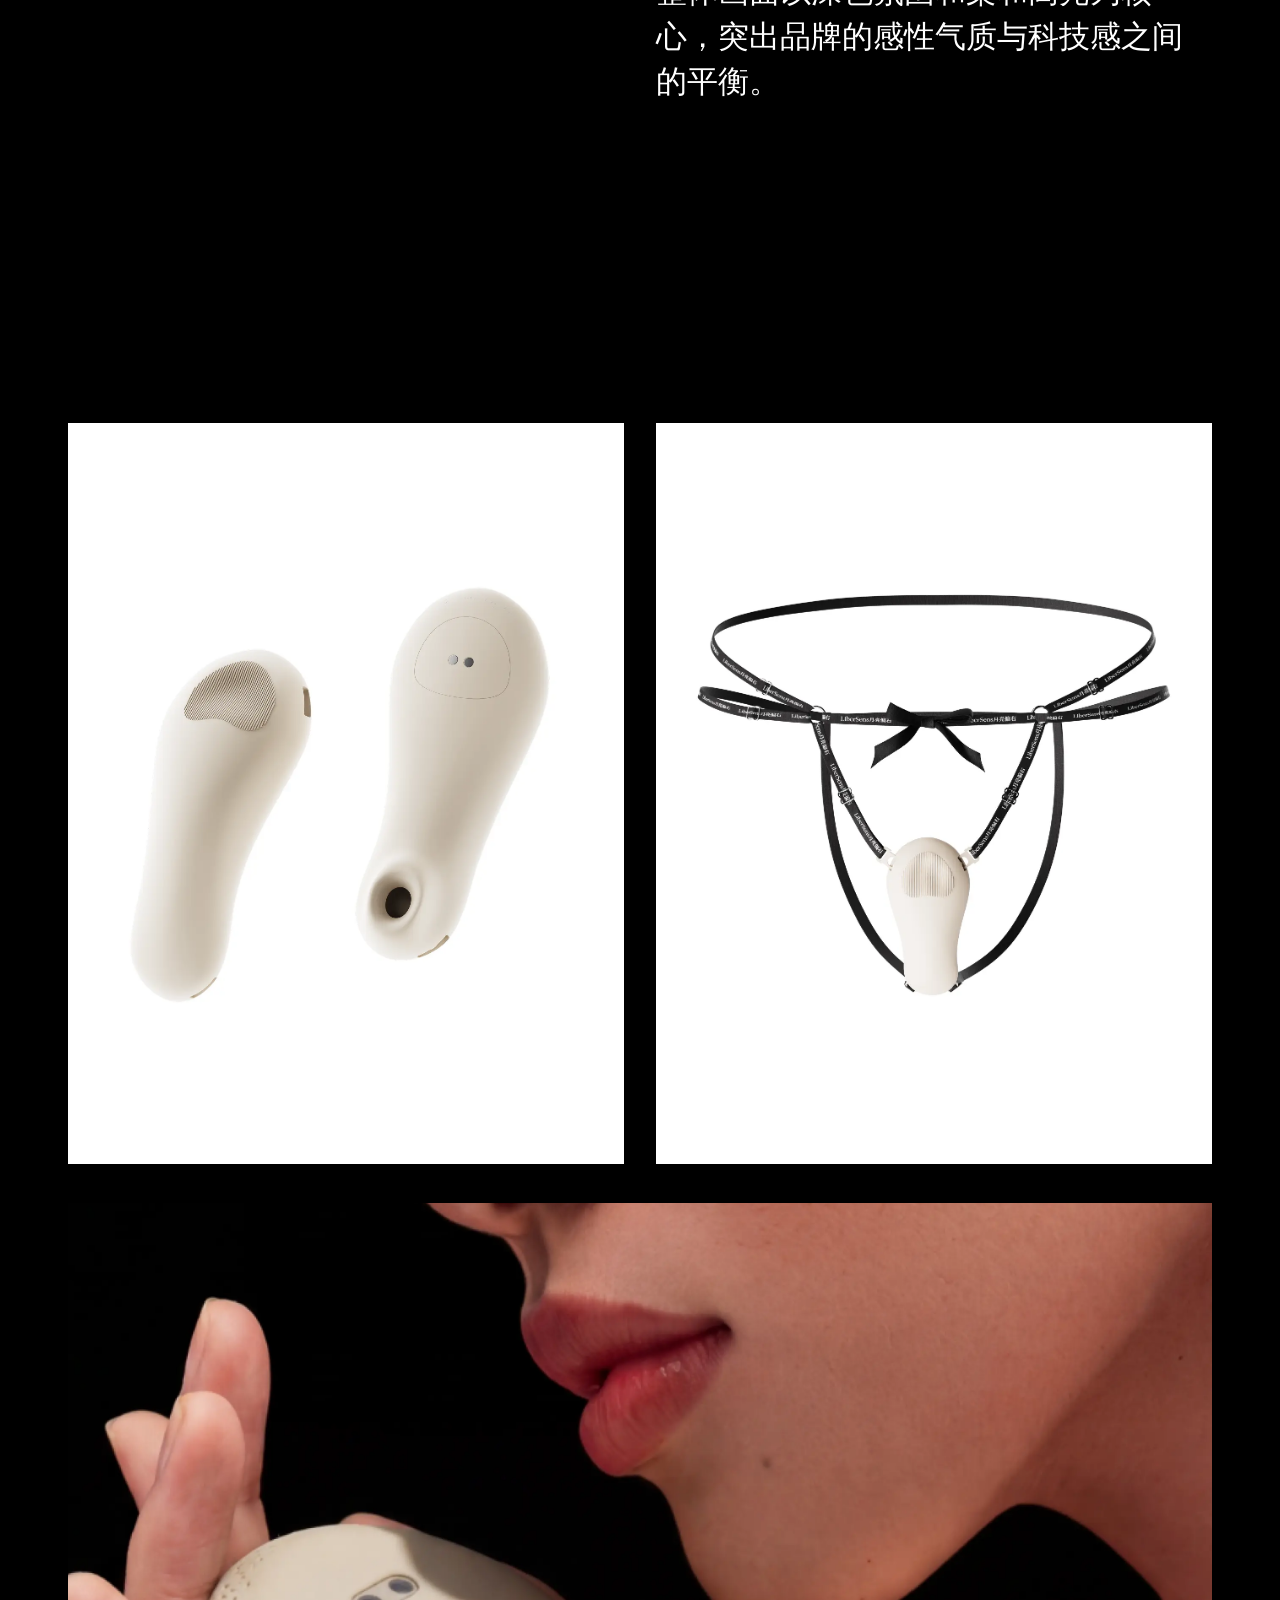
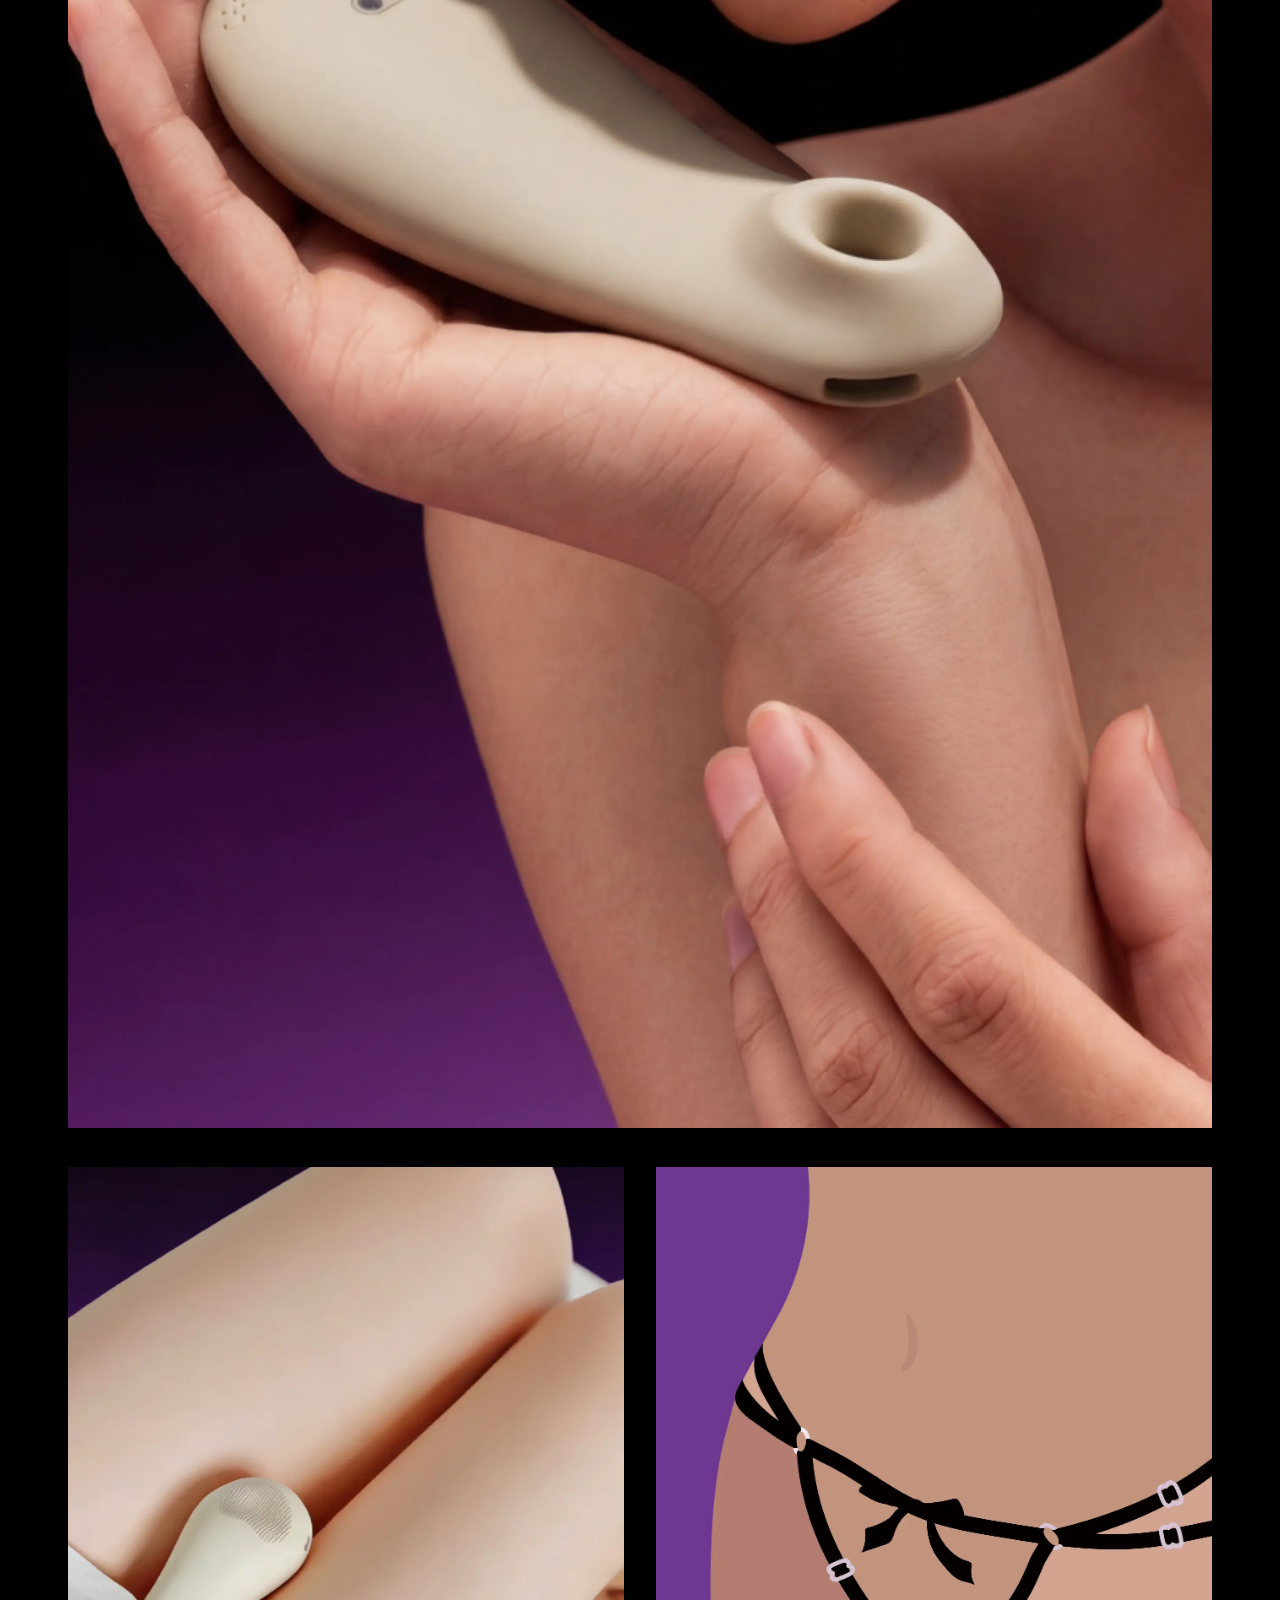
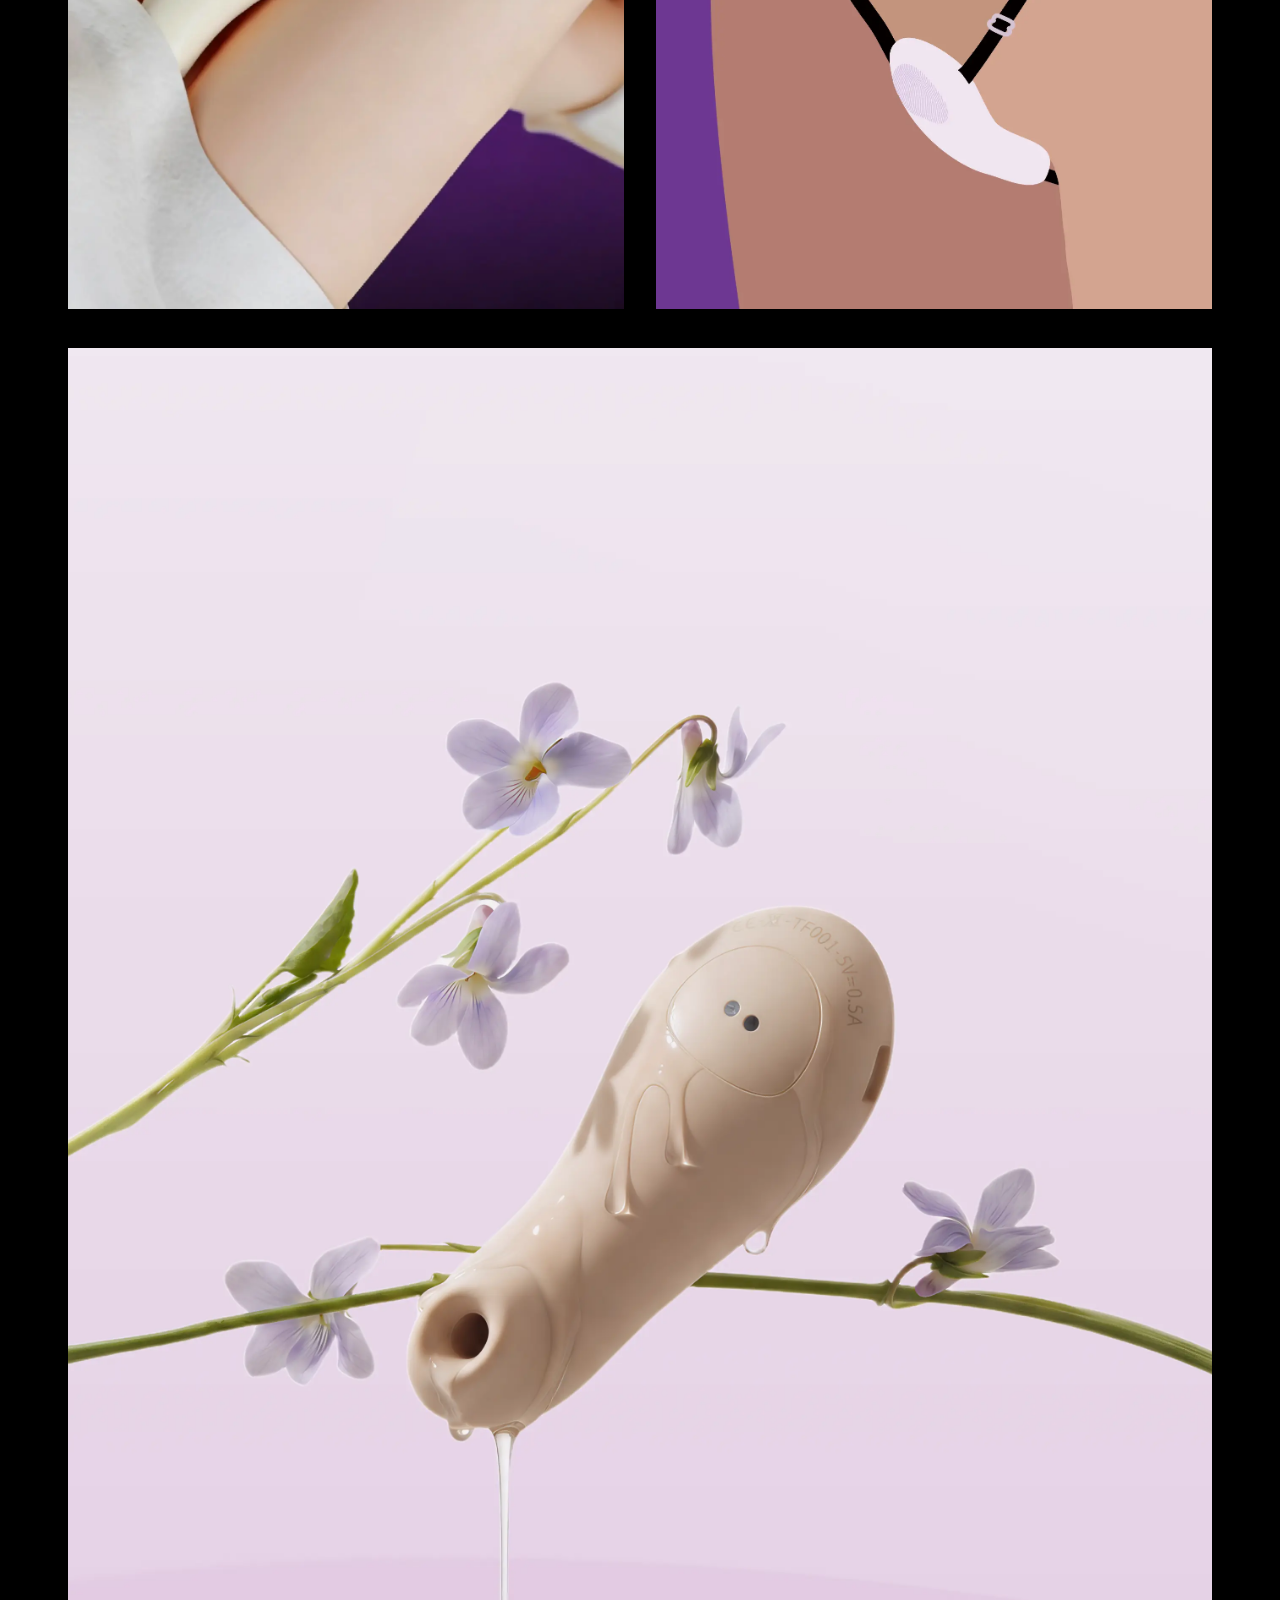
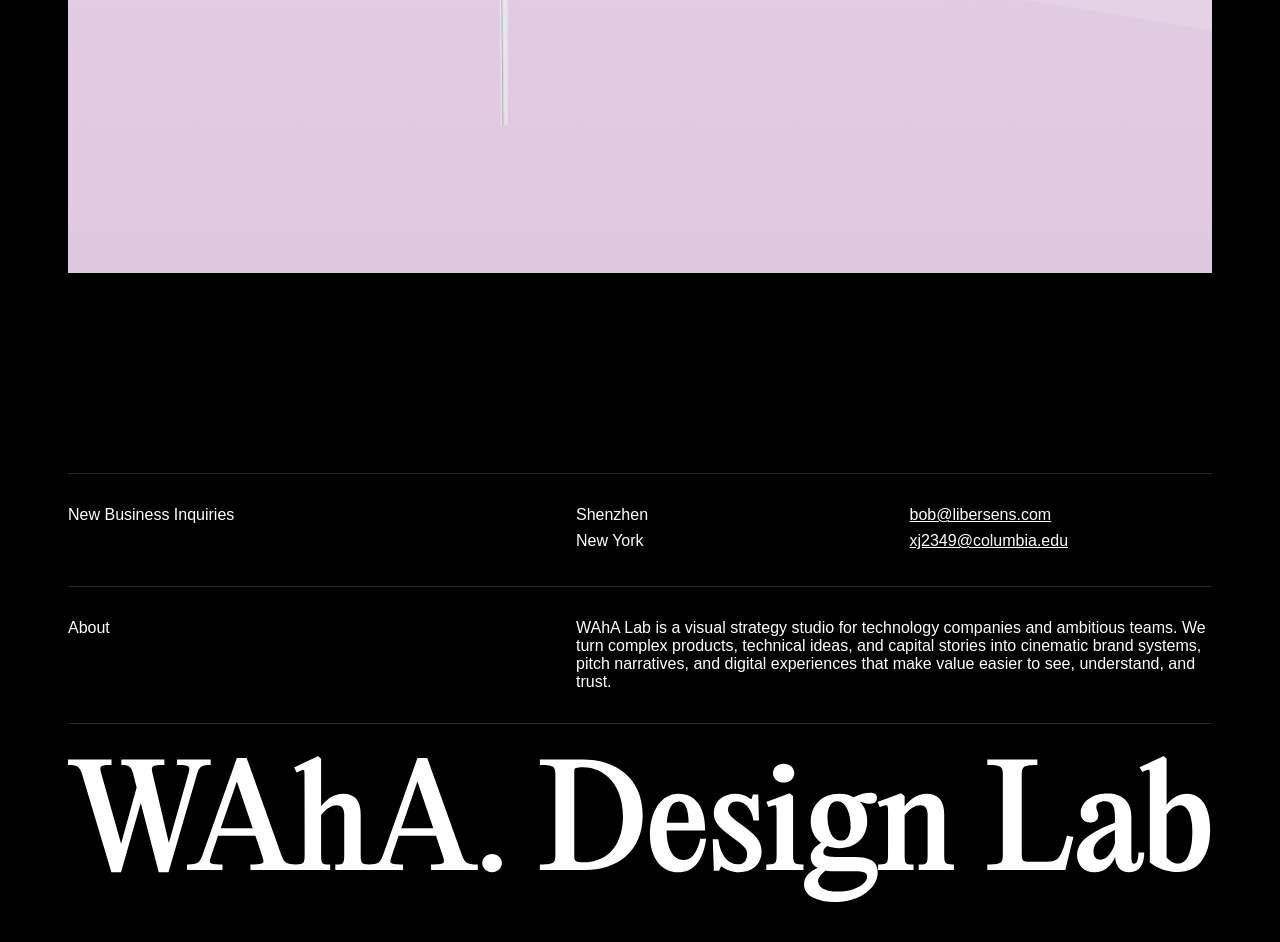
<file: libersens-yueliang-pianyou.html>
<!DOCTYPE html>
<html lang="zh-CN">

<head>
    <meta charset="UTF-8">
    <meta name="viewport" content="width=device-width, initial-scale=1.0">
    <title>LiberSens 月亮偏右 - WAhA Lab</title>
    <link rel="stylesheet" href="style.css">
</head>

<body class="case-body">
    <header class="case-header">
        <div class="case-header-inner">
            <a href="index.html" class="case-logo" aria-label="WAhA Lab home">
                <img src="assets/logo.svg" alt="WAhA Lab Logo">
            </a>
            <nav class="case-nav" aria-label="Primary">
                <a href="work.html">Work</a>
                <a href="team.html">Team</a>
            </nav>
            <a href="mailto:naila1228w@gmail.com" class="case-contact">Contact</a>
        </div>
    </header>

    <main class="case-page case-page-libersens">
        <section class="case-hero">
            <img src="assets/case-images/libersens/libersens-00.webp" alt="LiberSens product in hand" class="case-hero-image">
        </section>

        <section class="case-intro">
            <div class="case-intro-main">
                <h1>原创产品设计｜LiberSens 月亮偏右</h1>
                <dl class="case-meta">
                    <div>
                        <dt>Client</dt>
                        <dd>LiberSens</dd>
                    </div>
                    <div>
                        <dt>Project Time</dt>
                        <dd>2025</dd>
                    </div>
                    <div>
                        <dt>Team</dt>
                        <dd>Design：Boxu, Weiming, Long<br>Art Director：Boxu</dd>
                    </div>
                </dl>
            </div>
            <div class="case-intro-copy">
                <p>“月亮偏右”是一款强调触感、握持关系与日常使用场景的产品视觉项目，主打轻盈、柔和和高完成度的体验表达。</p>
                <p>我们在设计中强化了手与产品之间的亲密尺度，让产品看起来更像一件被自然拿起的生活器物，而不是冷冰冰的设备。</p>
                <p>整体画面以深色氛围和柔和高光为核心，突出品牌的感性气质与科技感之间的平衡。</p>
            </div>
        </section>

        <section class="case-media-stack">
            <div class="case-media-row">
                <figure class="case-media case-media-portrait case-media-black">
                    <img src="assets/case-images/libersens/libersens-01.webp" alt="LiberSens product detail 1">
                </figure>
                <figure class="case-media case-media-portrait case-media-black">
                    <img src="assets/case-images/libersens/libersens-02.webp" alt="LiberSens product detail 2">
                </figure>
            </div>

            <figure class="case-media case-media-wide case-media-black">
                <img src="assets/case-images/libersens/libersens-03.webp" alt="LiberSens hero image">
            </figure>

            <div class="case-media-row">
                <figure class="case-media case-media-portrait case-media-black">
                    <img src="assets/case-images/libersens/libersens-04.webp" alt="LiberSens product detail 3">
                </figure>
                <figure class="case-media case-media-portrait case-media-black">
                    <img src="assets/case-images/libersens/libersens-05.webp" alt="LiberSens product detail 4">
                </figure>
            </div>

            <figure class="case-media case-media-final case-media-black">
                <img src="assets/case-images/libersens/libersens-06.webp" alt="LiberSens final image">
            </figure>
        </section>

        <footer class="footer case-footer">
            <div class="footer-section">
                <div class="footer-divider"></div>
                <div class="footer-row">
                    <div class="footer-left">
                        <div class="footer-label">New Business Inquiries</div>
                    </div>
                    <div class="footer-right">
                        <div class="footer-locations">
                            <div class="footer-location">Shenzhen</div>
                            <div class="footer-location">New York</div>
                        </div>
                        <div class="footer-emails">
                            <a href="mailto:bob@libersens.com" class="footer-email">bob@libersens.com</a>
                            <a href="mailto:xj2349@columbia.edu" class="footer-email">xj2349@columbia.edu</a>
                        </div>
                    </div>
                </div>
                <div class="footer-divider"></div>
                <div class="footer-row">
                    <div class="footer-left">
                        <div class="footer-label">About</div>
                    </div>
                    <div class="footer-right">
                        <div class="footer-about">
                            <p>WAhA Lab is a visual strategy studio for technology companies and ambitious teams. We
                                turn complex products, technical ideas, and capital stories into cinematic brand
                                systems, pitch narratives, and digital experiences that make value easier to see,
                                understand, and trust.</p>
                        </div>
                    </div>
                </div>
                <div class="footer-divider"></div>
                <div class="footer-logo">
                    <img src="assets/logo.svg" alt="Footer Logo" class="footer-logo-img">
                </div>
            </div>
        </footer>
    </main>
</body>

</html>
</file>
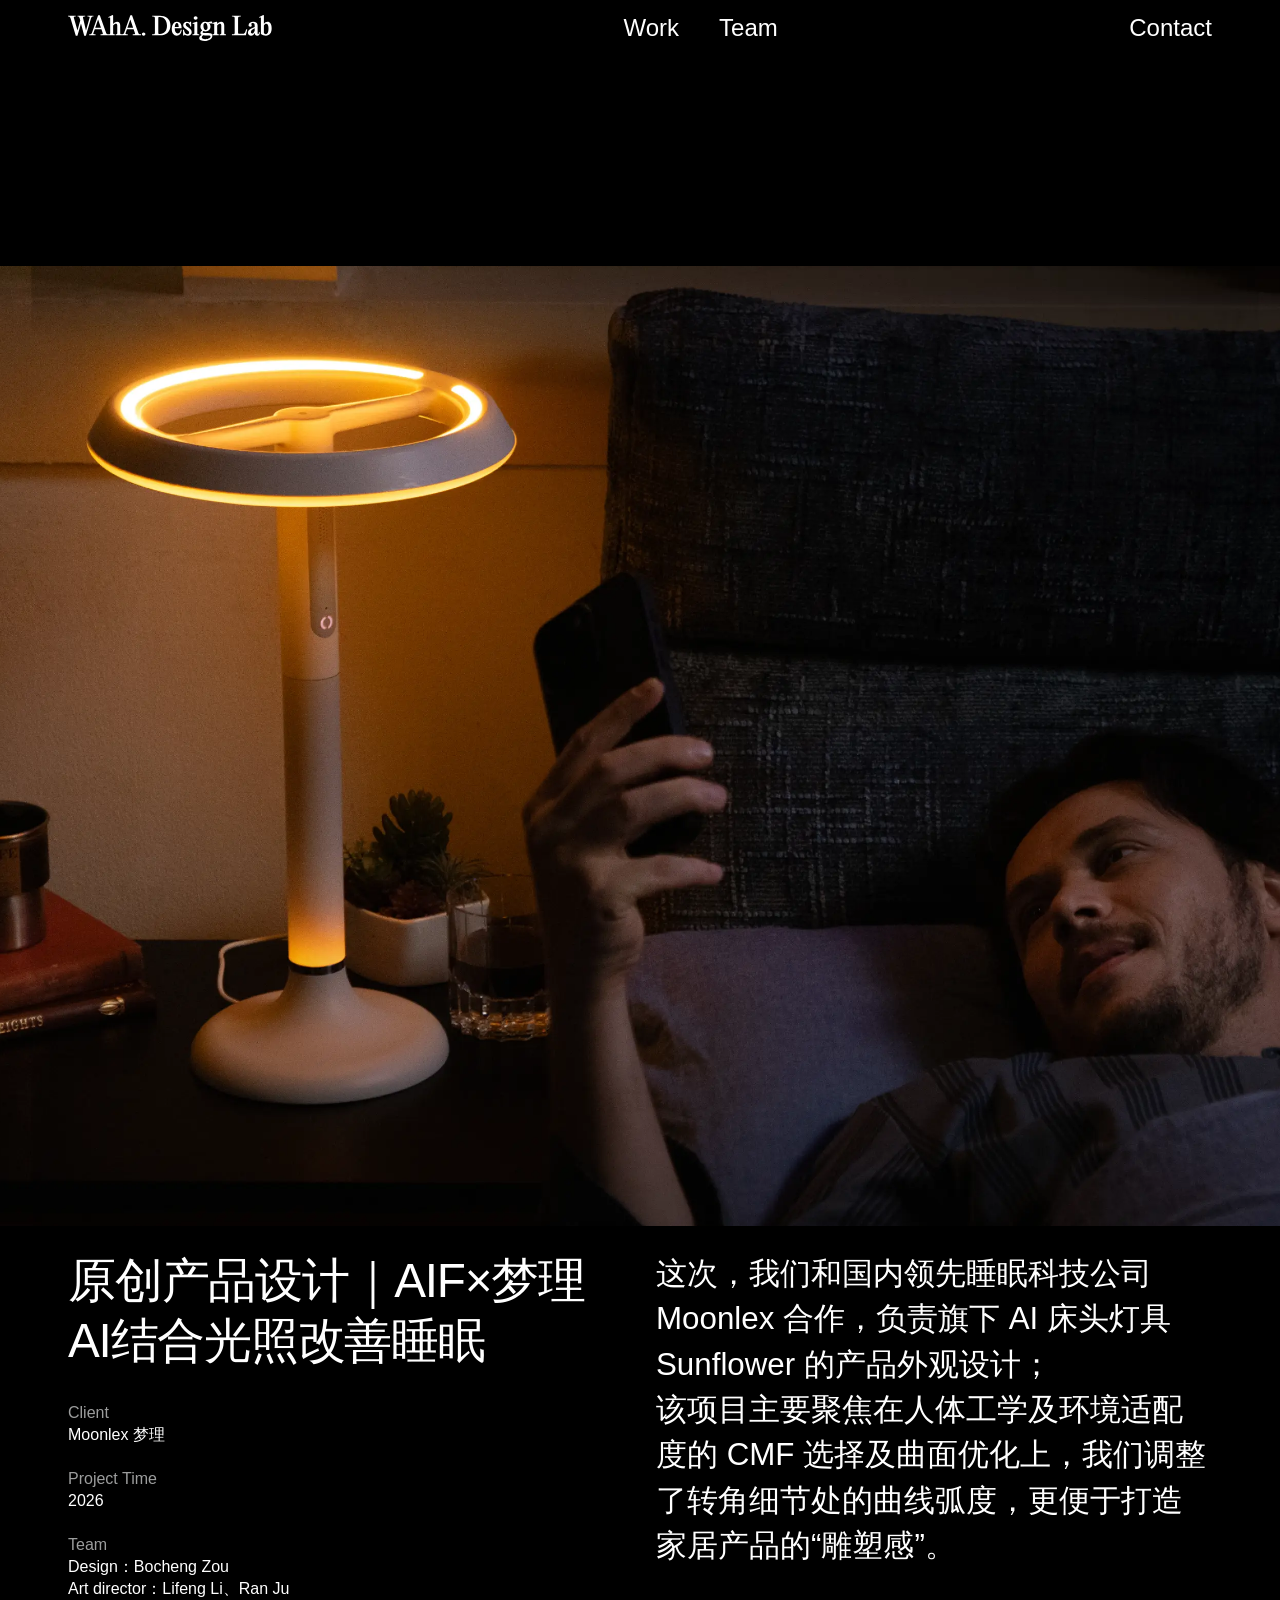
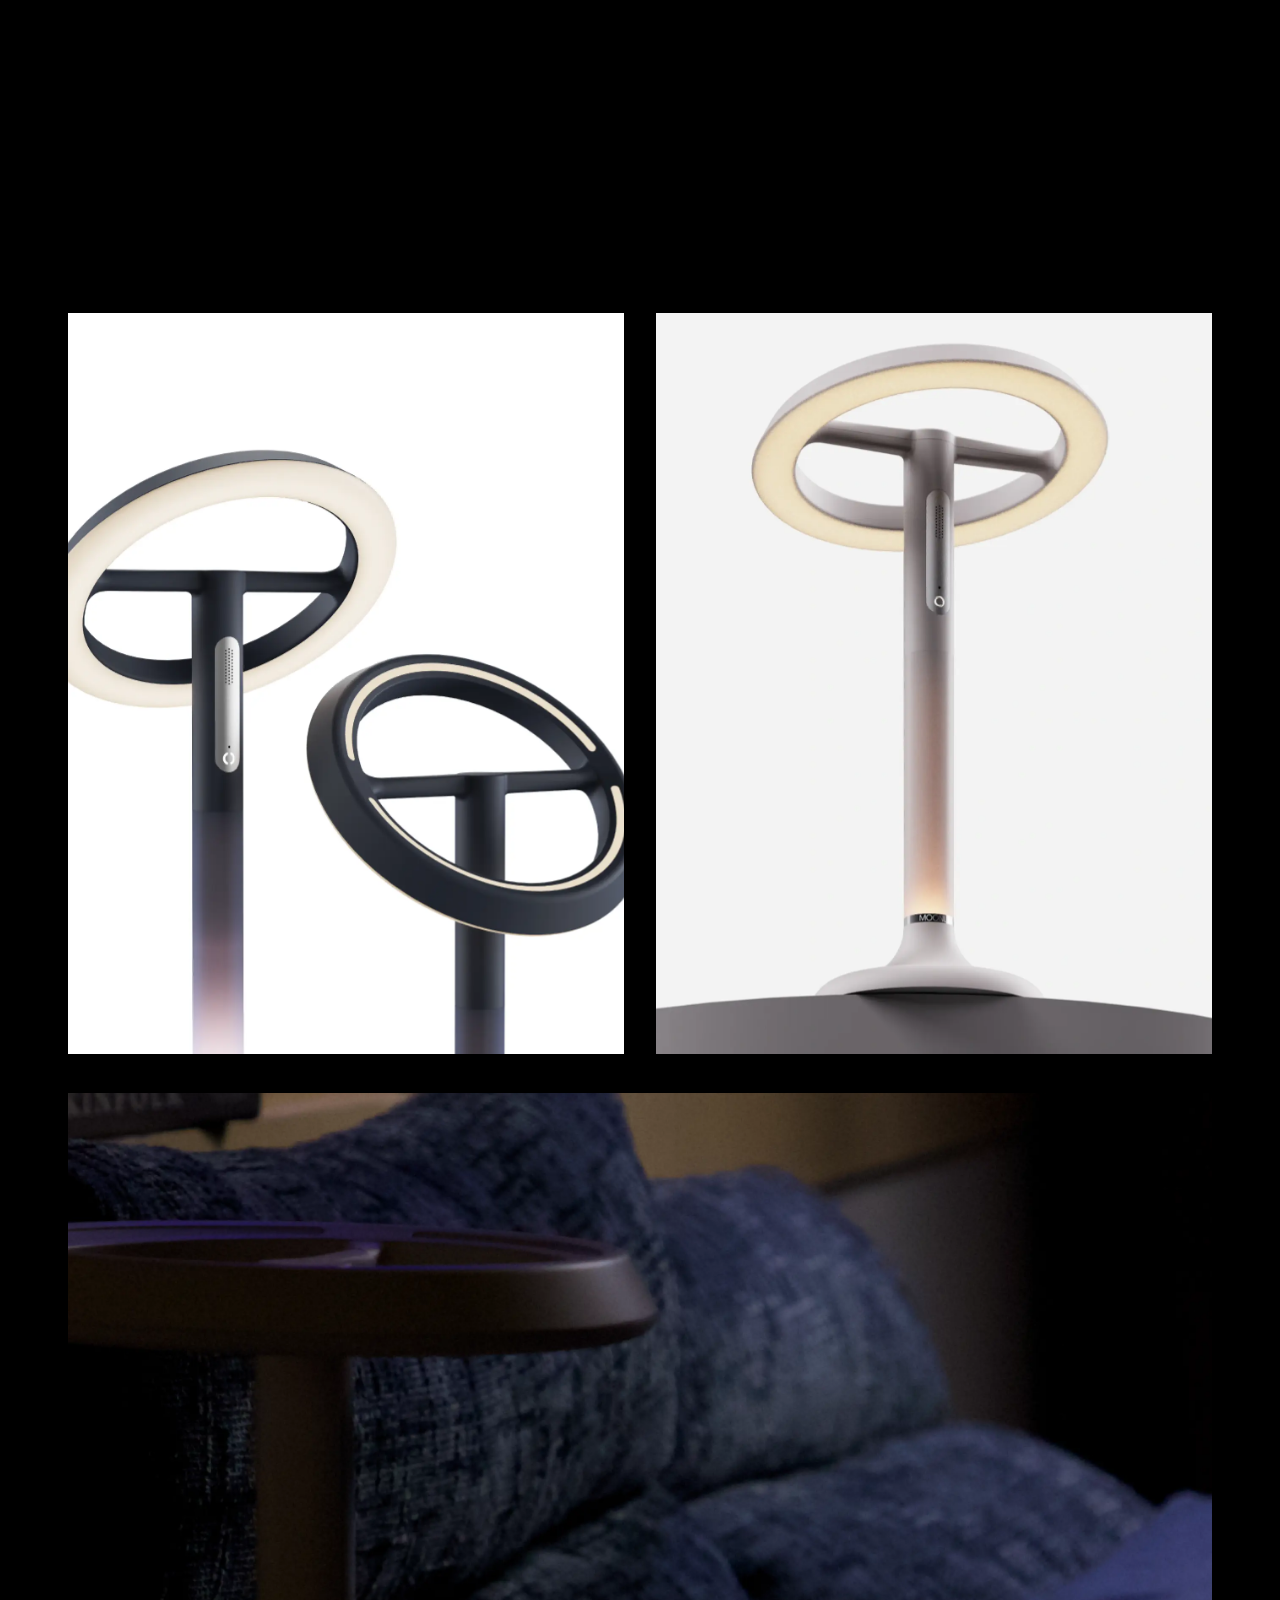
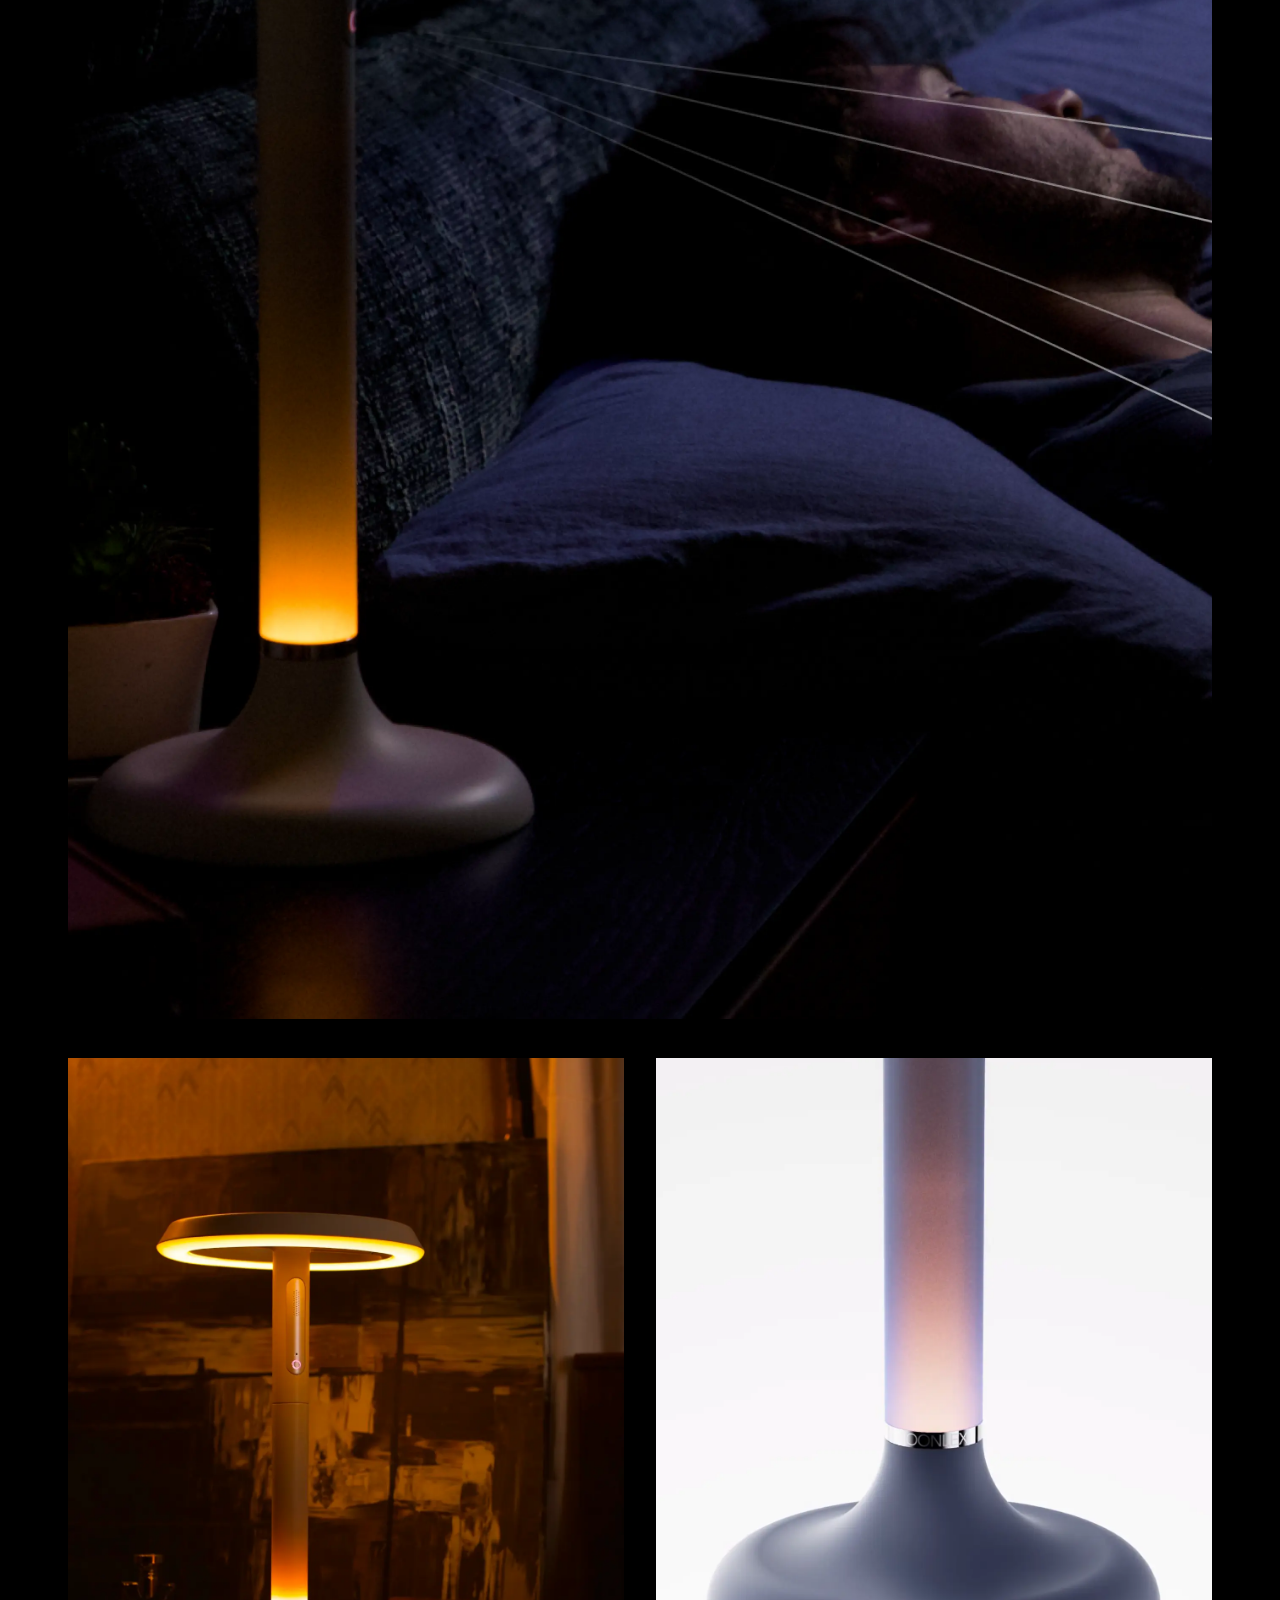
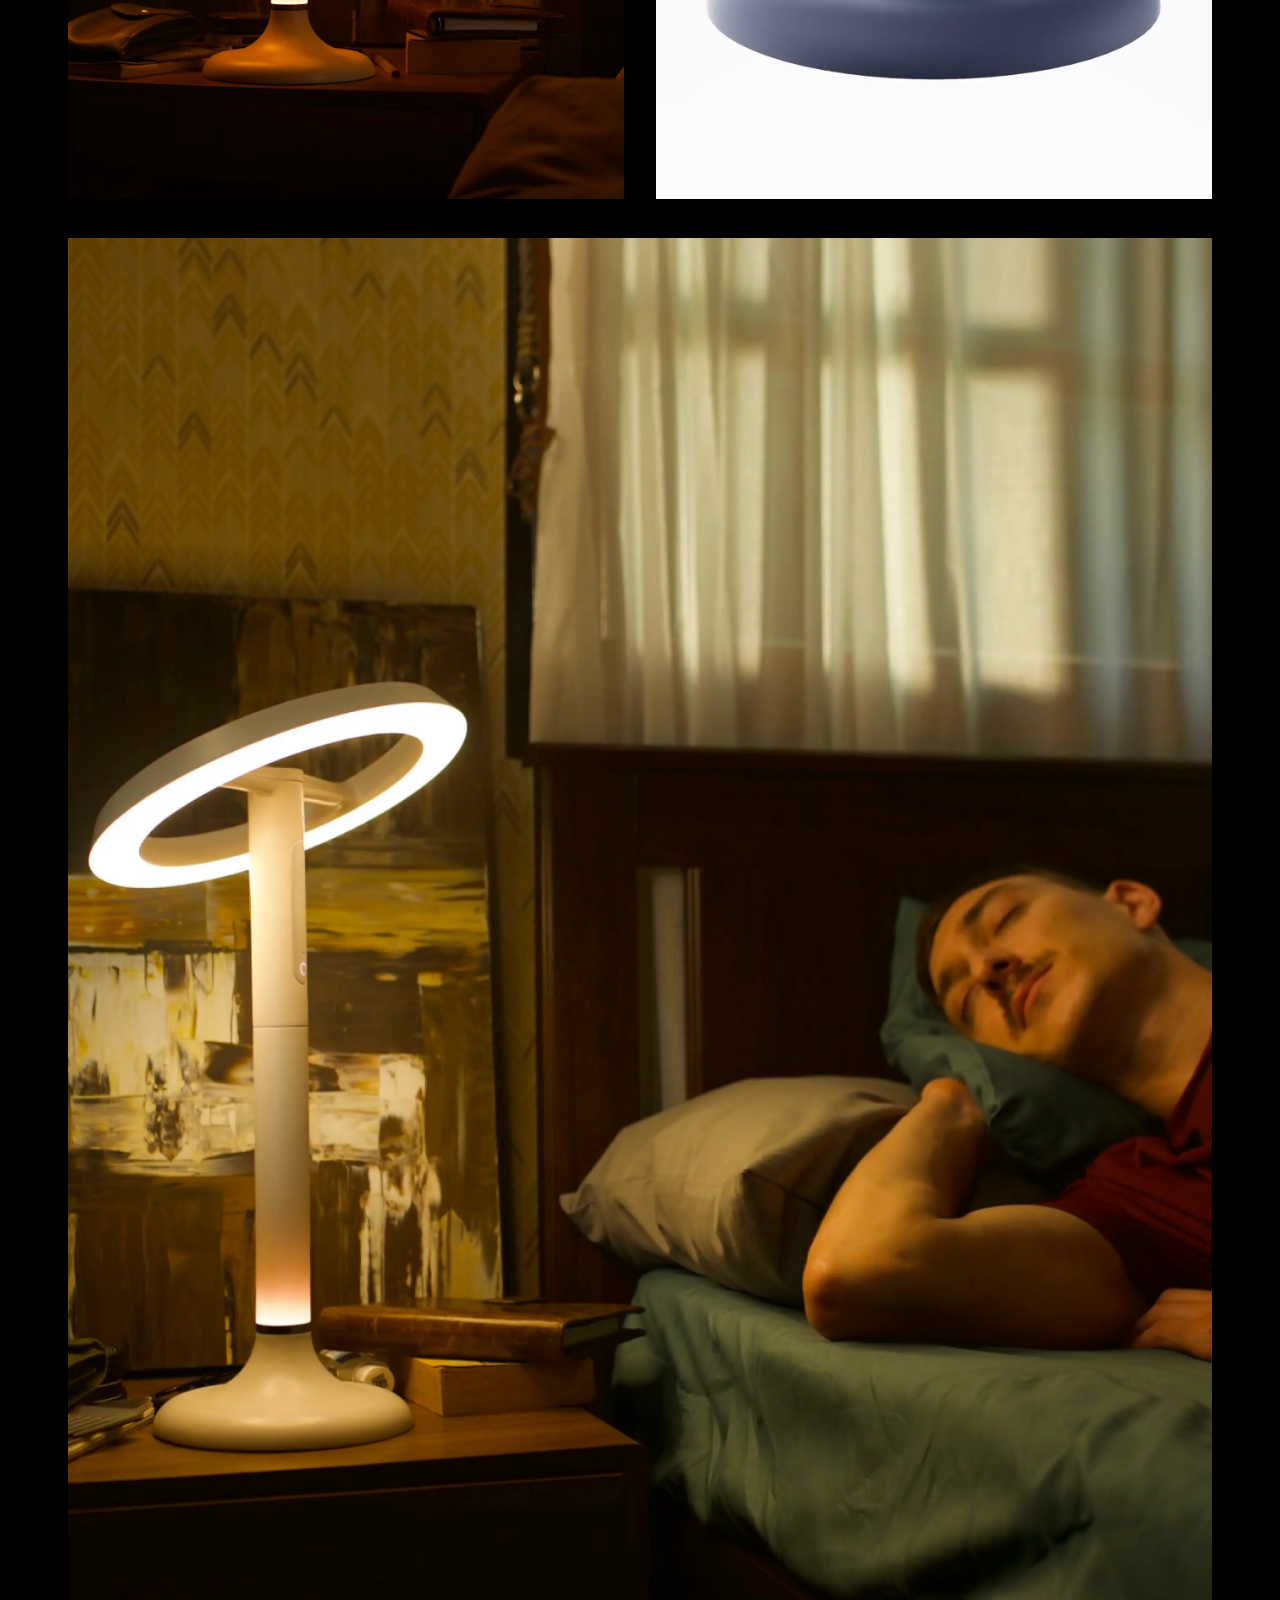
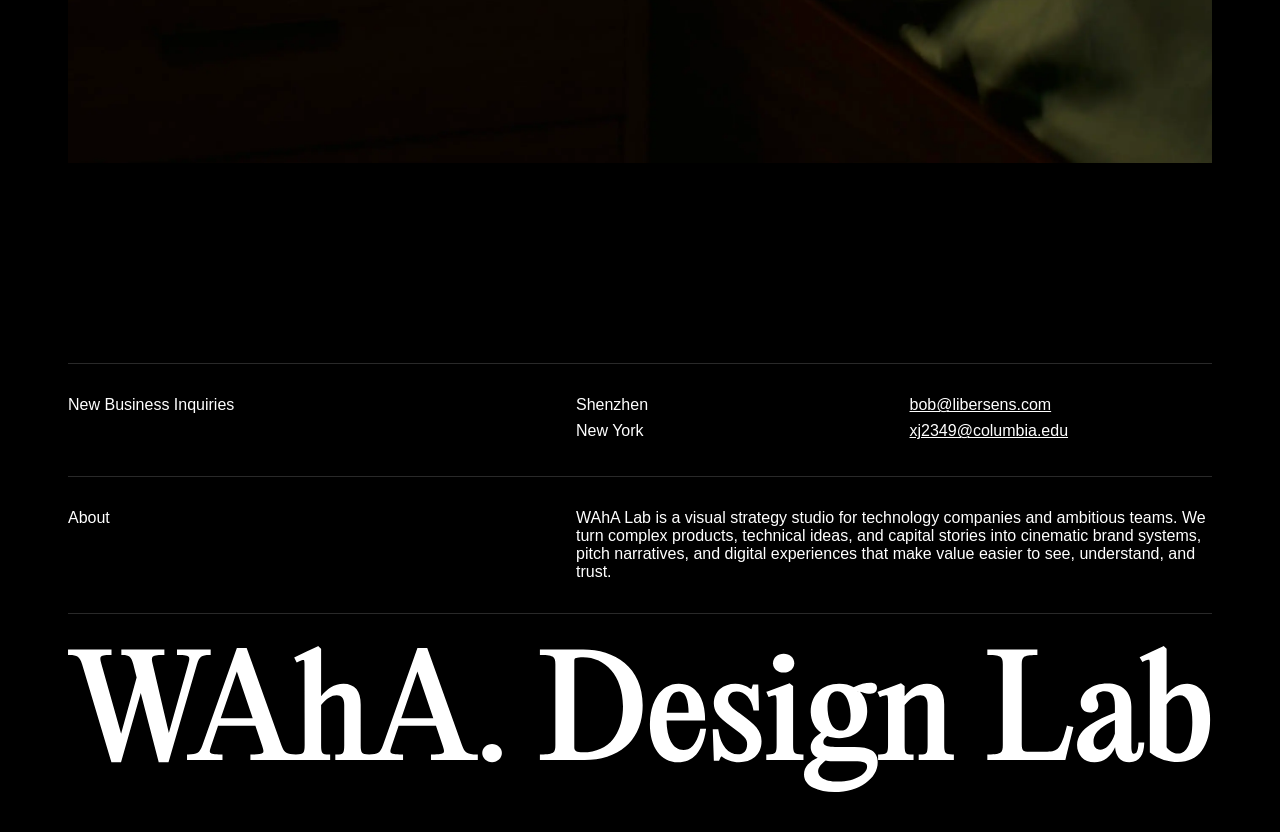
<file: moonlex.html>
<!DOCTYPE html>
<html lang="zh-CN">

<head>
    <meta charset="UTF-8">
    <meta name="viewport" content="width=device-width, initial-scale=1.0">
    <title>MOONLEX - WAhA Lab</title>
    <link rel="stylesheet" href="style.css">
</head>

<body class="case-body">
    <header class="case-header">
        <div class="case-header-inner">
            <a href="index.html" class="case-logo" aria-label="WAhA Lab home">
                <img src="assets/logo.svg" alt="WAhA Lab Logo">
            </a>
            <nav class="case-nav" aria-label="Primary">
                <a href="work.html">Work</a>
                <a href="team.html">Team</a>
            </nav>
            <a href="mailto:naila1228w@gmail.com" class="case-contact">Contact</a>
        </div>
    </header>

    <main class="case-page case-page-moonlex">
        <section class="case-hero">
            <img src="assets/case-images/moonlex/Moonlex-00.webp" alt="Moonlex Sunflower beside a sleeper" class="case-hero-image">
        </section>

        <section class="case-intro">
            <div class="case-intro-main">
                <h1>原创产品设计｜AIF×梦理AI结合光照改善睡眠</h1>
                <dl class="case-meta">
                    <div>
                        <dt>Client</dt>
                        <dd>Moonlex 梦理</dd>
                    </div>
                    <div>
                        <dt>Project Time</dt>
                        <dd>2026</dd>
                    </div>
                    <div>
                        <dt>Team</dt>
                        <dd>Design：Bocheng Zou<br>Art director：Lifeng Li、Ran Ju</dd>
                    </div>
                </dl>
            </div>
            <div class="case-intro-copy">
                <p>这次，我们和国内领先睡眠科技公司 Moonlex 合作，负责旗下 AI 床头灯具 Sunflower 的产品外观设计；</p>
                <p>该项目主要聚焦在人体工学及环境适配度的 CMF 选择及曲面优化上，我们调整了转角细节处的曲线弧度，更便于打造家居产品的“雕塑感”。</p>
            </div>
        </section>

        <section class="case-media-stack">
            <div class="case-media-row">
                <figure class="case-media case-media-portrait">
                    <img src="assets/case-images/moonlex/Moonlex-01.webp" alt="Moonlex Sunflower dual ring study">
                </figure>
                <figure class="case-media case-media-portrait">
                    <img src="assets/case-images/moonlex/Moonlex-02.webp" alt="Moonlex Sunflower standing product render">
                </figure>
            </div>

            <figure class="case-media case-media-wide">
                <img src="assets/case-images/moonlex/Moonlex-03.webp" alt="Moonlex Sunflower low light bedside scene">
            </figure>

            <div class="case-media-row">
                <figure class="case-media case-media-portrait">
                    <img src="assets/case-images/moonlex/Moonlex-04.webp" alt="Moonlex Sunflower warm bedside scene">
                </figure>
                <figure class="case-media case-media-portrait">
                    <img src="assets/case-images/moonlex/Moonlex-05.webp" alt="Moonlex Sunflower base detail">
                </figure>
            </div>

            <figure class="case-media case-media-wide case-media-final">
                <img src="assets/case-images/moonlex/Moonlex-06.webp" alt="Moonlex Sunflower glowing beside a bed">
            </figure>
        </section>

        <footer class="footer case-footer">
            <div class="footer-section">
                <div class="footer-divider"></div>
                <div class="footer-row">
                    <div class="footer-left">
                        <div class="footer-label">New Business Inquiries</div>
                    </div>
                    <div class="footer-right">
                        <div class="footer-locations">
                            <div class="footer-location">Shenzhen</div>
                            <div class="footer-location">New York</div>
                        </div>
                        <div class="footer-emails">
                            <a href="mailto:bob@libersens.com" class="footer-email">bob@libersens.com</a>
                            <a href="mailto:xj2349@columbia.edu" class="footer-email">xj2349@columbia.edu</a>
                        </div>
                    </div>
                </div>
                <div class="footer-divider"></div>
                <div class="footer-row">
                    <div class="footer-left">
                        <div class="footer-label">About</div>
                    </div>
                    <div class="footer-right">
                        <div class="footer-about">
                            <p>WAhA Lab is a visual strategy studio for technology companies and ambitious teams. We
                                turn complex products, technical ideas, and capital stories into cinematic brand
                                systems, pitch narratives, and digital experiences that make value easier to see,
                                understand, and trust.</p>
                        </div>
                    </div>
                </div>
                <div class="footer-divider"></div>
                <div class="footer-logo">
                    <img src="assets/logo.svg" alt="Footer Logo" class="footer-logo-img">
                </div>
            </div>
        </footer>
    </main>
</body>

</html>
</file>
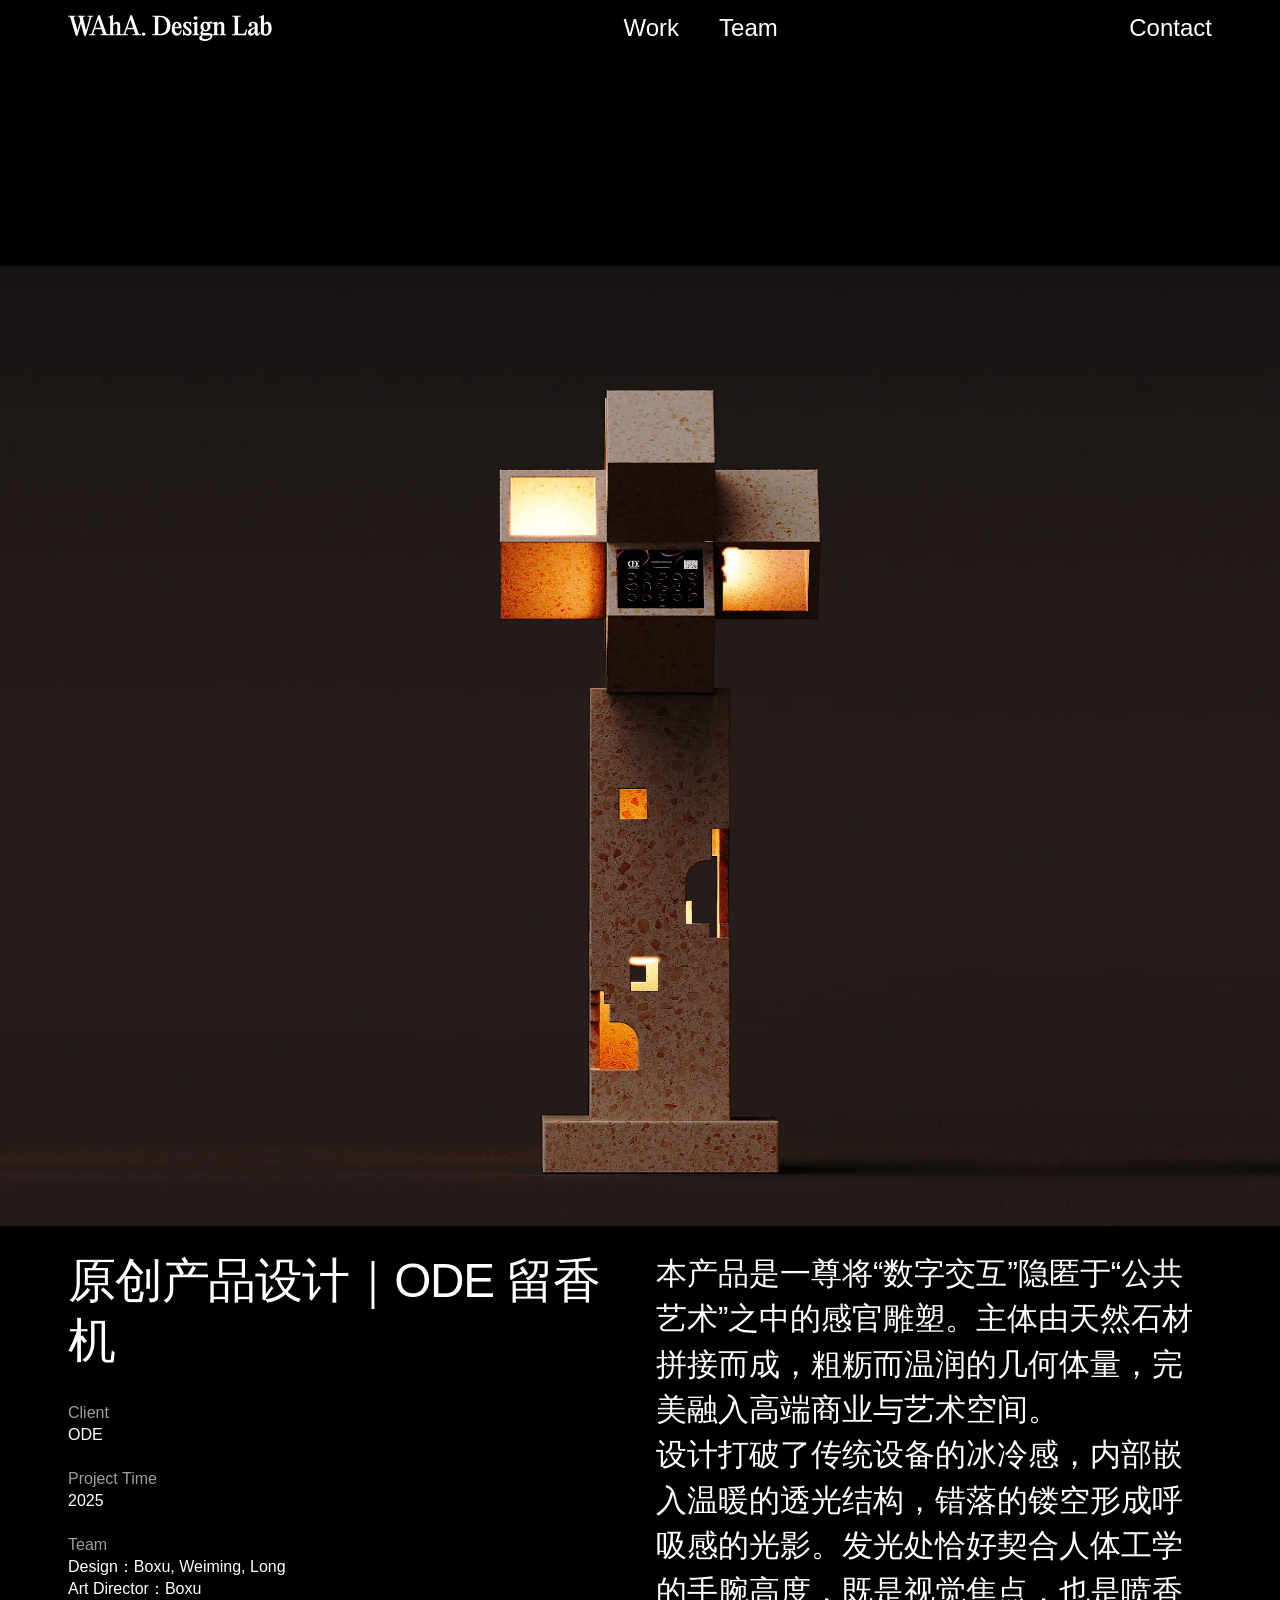
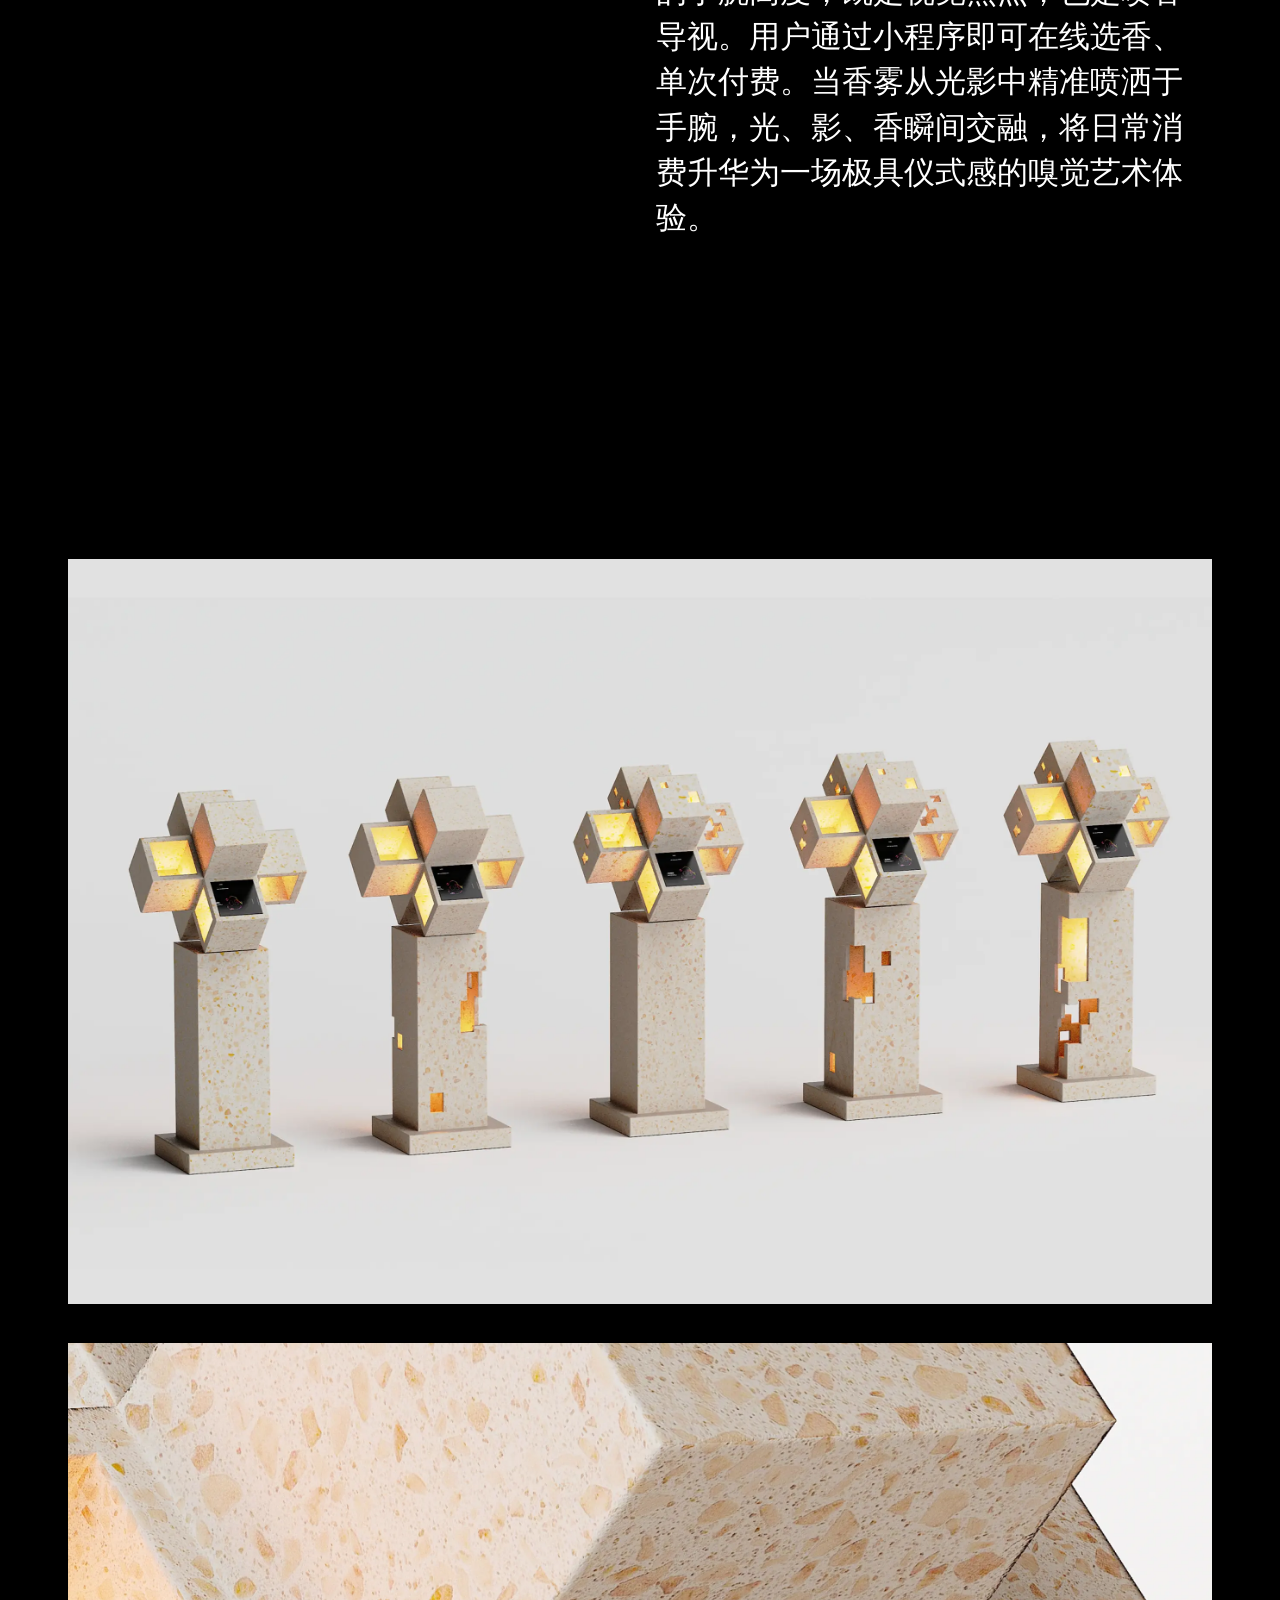
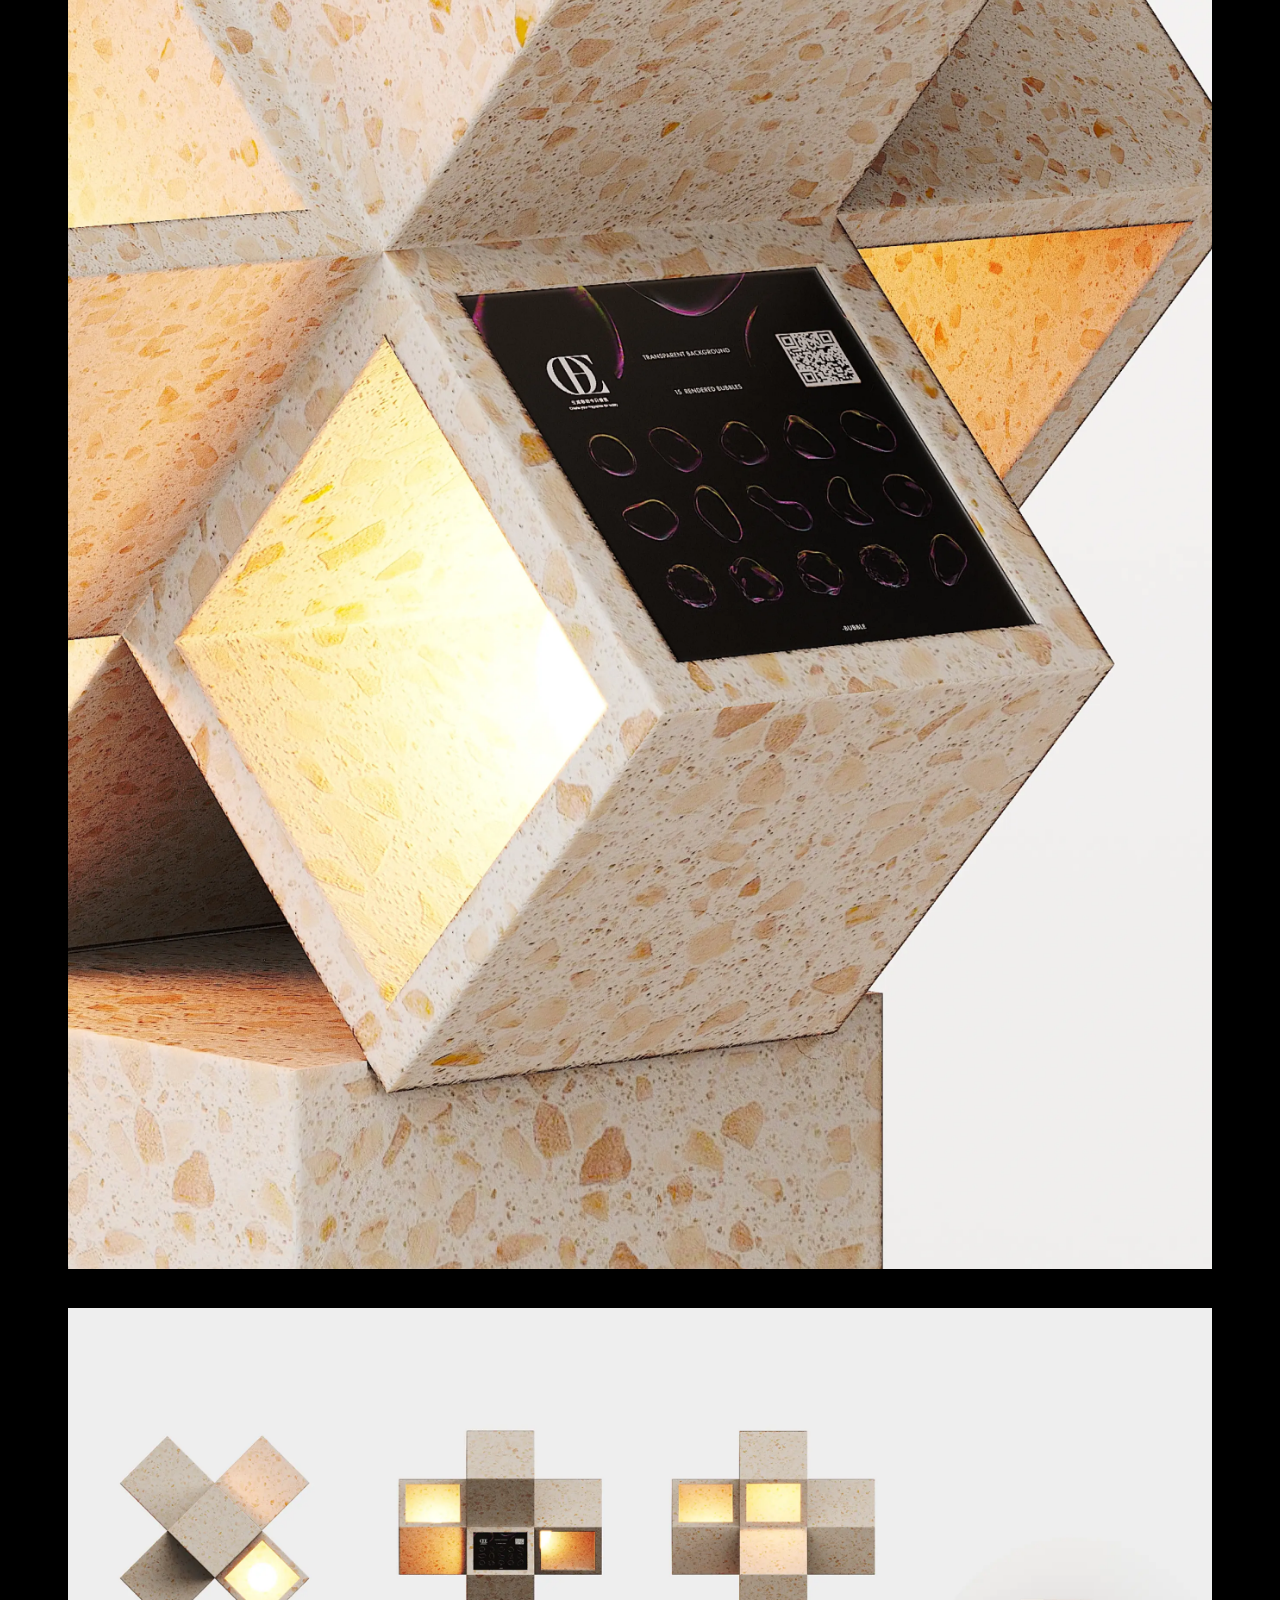
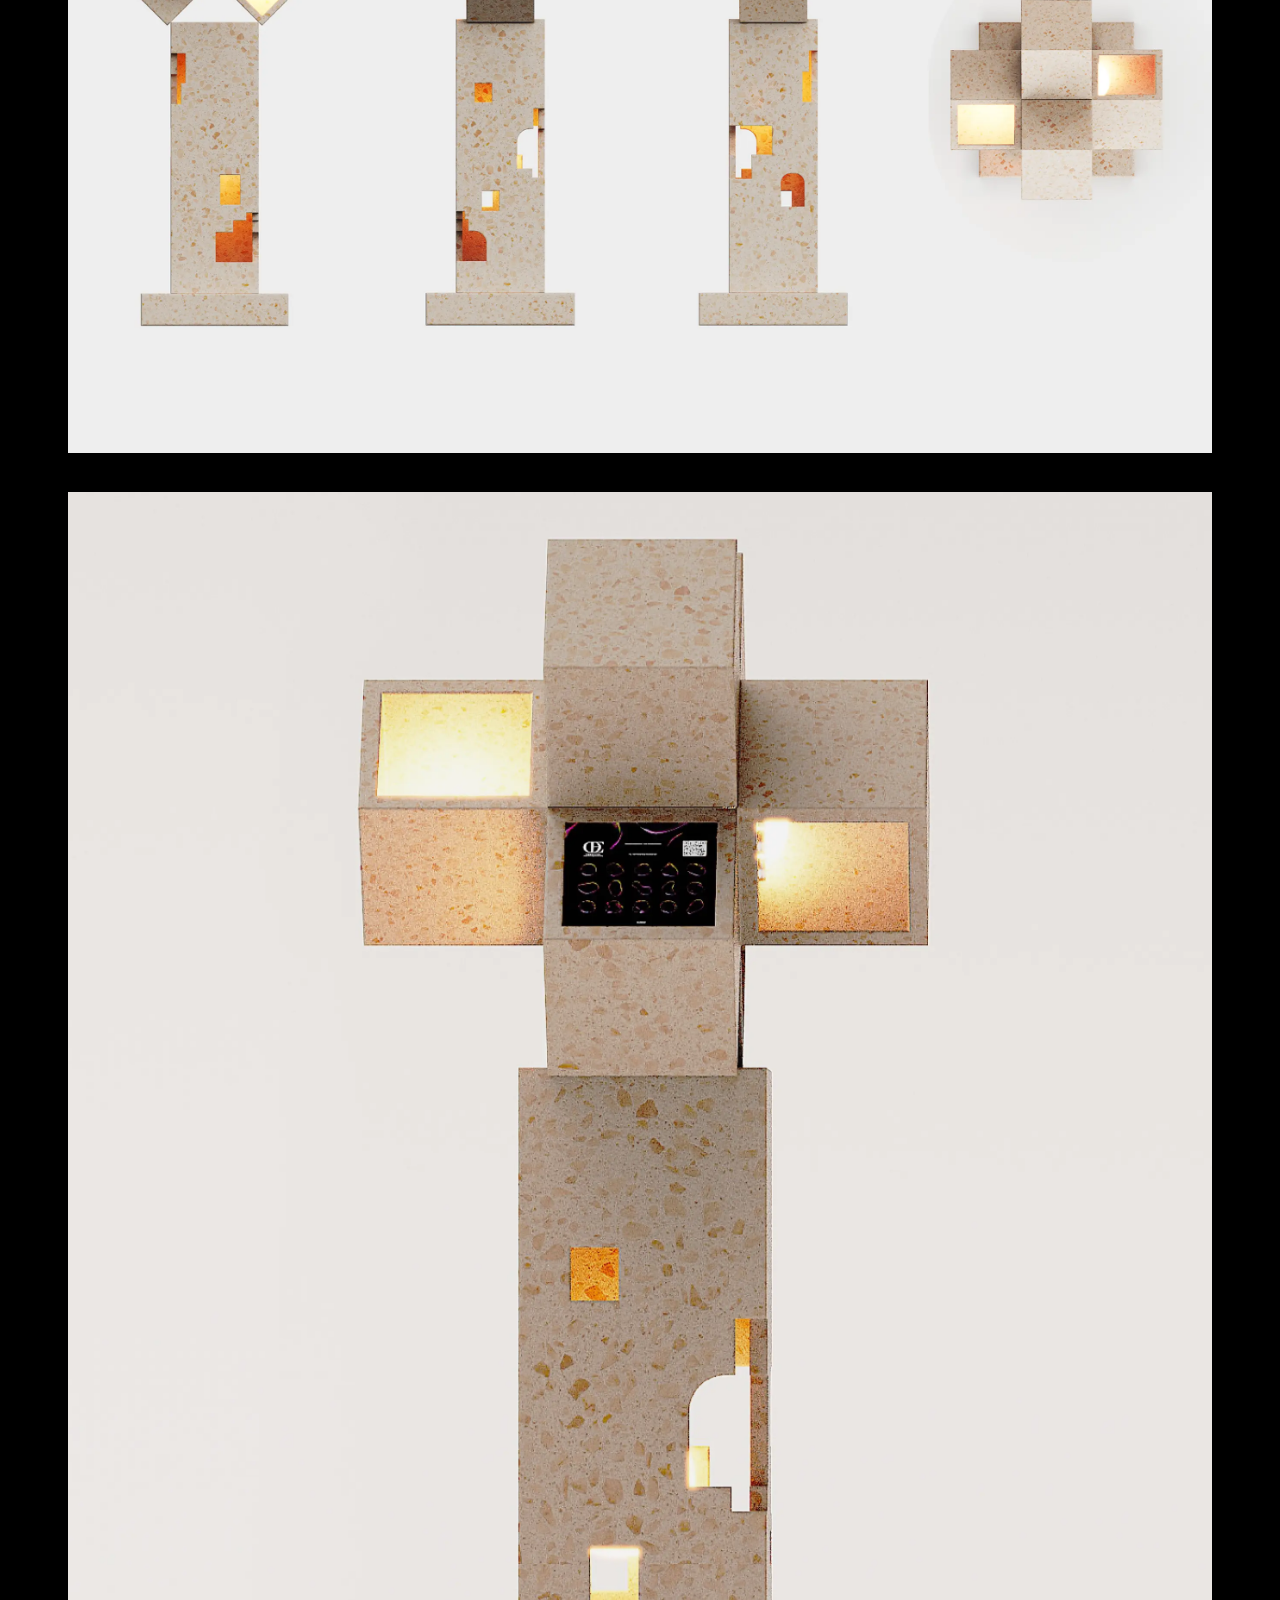
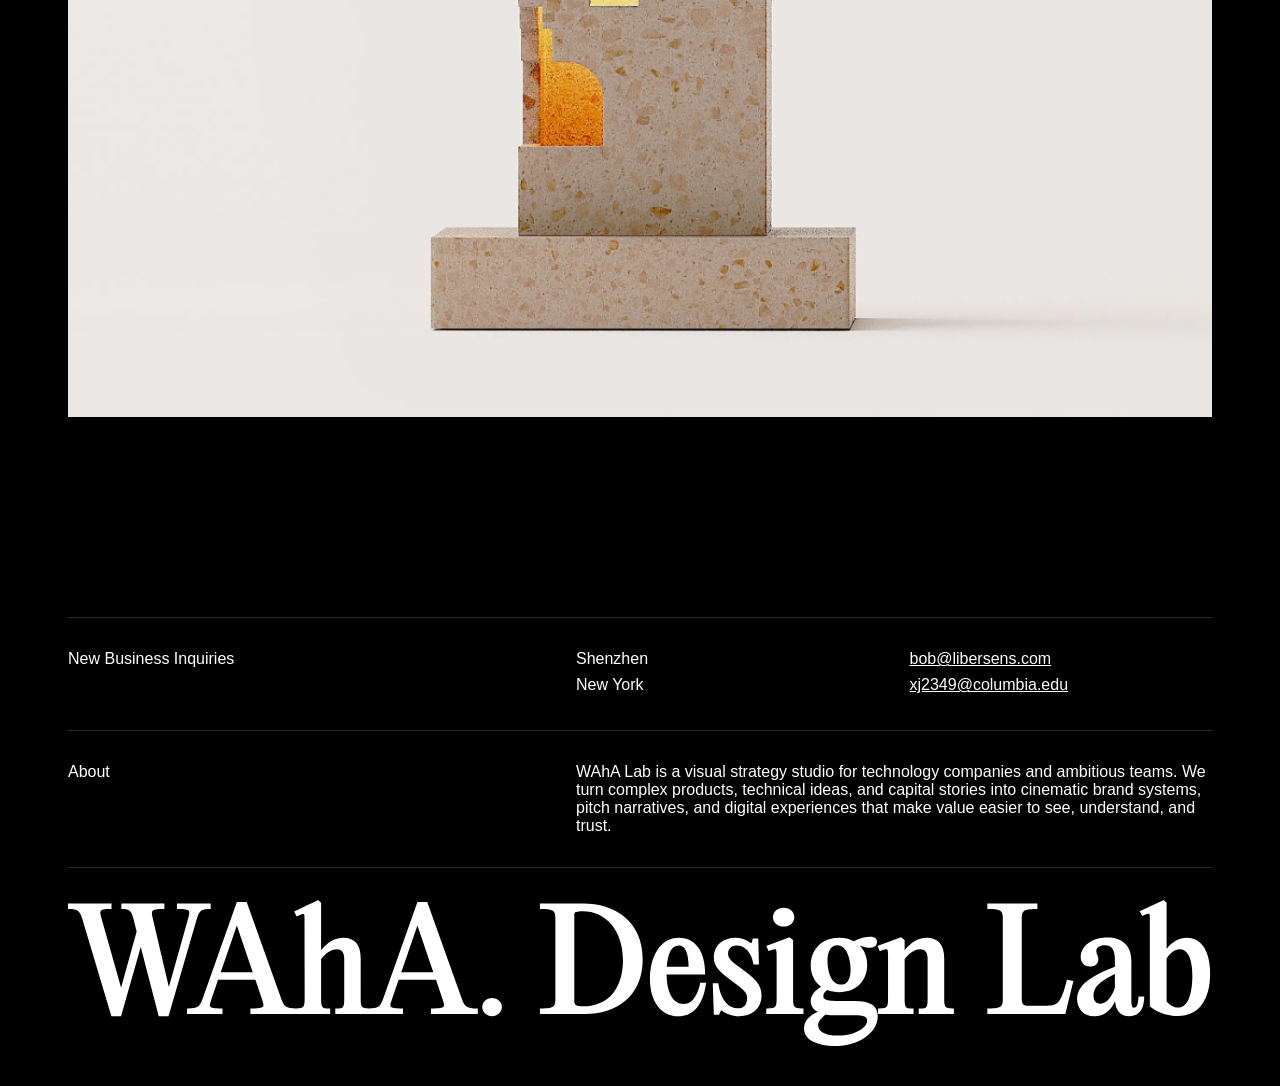
<file: ode.html>
<!DOCTYPE html>
<html lang="zh-CN">

<head>
    <meta charset="UTF-8">
    <meta name="viewport" content="width=device-width, initial-scale=1.0">
    <title>ODE - WAhA Lab</title>
    <link rel="stylesheet" href="style.css">
</head>

<body class="case-body">
    <header class="case-header">
        <div class="case-header-inner">
            <a href="index.html" class="case-logo" aria-label="WAhA Lab home">
                <img src="assets/logo.svg" alt="WAhA Lab Logo">
            </a>
            <nav class="case-nav" aria-label="Primary">
                <a href="work.html">Work</a>
                <a href="team.html">Team</a>
            </nav>
            <a href="mailto:naila1228w@gmail.com" class="case-contact">Contact</a>
        </div>
    </header>

    <main class="case-page case-page-ode">
        <section class="case-hero">
            <img src="assets/case-images/ode/ODE-00.webp" alt="ODE fragrance machine concept" class="case-hero-image">
        </section>

        <section class="case-intro">
            <div class="case-intro-main">
                <h1>原创产品设计｜ODE 留香机</h1>
                <dl class="case-meta">
                    <div>
                        <dt>Client</dt>
                        <dd>ODE</dd>
                    </div>
                    <div>
                        <dt>Project Time</dt>
                        <dd>2025</dd>
                    </div>
                    <div>
                        <dt>Team</dt>
                        <dd>Design：Boxu, Weiming, Long<br>Art Director：Boxu</dd>
                    </div>
                </dl>
            </div>
            <div class="case-intro-copy">
                <p>本产品是一尊将“数字交互”隐匿于“公共艺术”之中的感官雕塑。主体由天然石材拼接而成，粗粝而温润的几何体量，完美融入高端商业与艺术空间。</p>
                <p>设计打破了传统设备的冰冷感，内部嵌入温暖的透光结构，错落的镂空形成呼吸感的光影。发光处恰好契合人体工学的手腕高度，既是视觉焦点，也是喷香导视。用户通过小程序即可在线选香、单次付费。当香雾从光影中精准喷洒于手腕，光、影、香瞬间交融，将日常消费升华为一场极具仪式感的嗅觉艺术体验。</p>
            </div>
        </section>

        <section class="case-media-stack">
            <figure class="case-media case-media-wide case-media-contain case-media-white">
                <img src="assets/case-images/ode/ODE-01.webp" alt="ODE product lineup">
            </figure>

            <figure class="case-media case-media-wide case-media-contain case-media-white">
                <img src="assets/case-images/ode/ODE-02.webp" alt="ODE geometric shell close-up">
            </figure>

            <figure class="case-media case-media-wide case-media-contain case-media-white">
                <img src="assets/case-images/ode/ODE-03.webp" alt="ODE product variation lineup">
            </figure>

            <figure class="case-media case-media-final case-media-contain case-media-white">
                <img src="assets/case-images/ode/ODE-04.webp" alt="ODE vertical sculpture full view">
            </figure>
        </section>

        <footer class="footer case-footer">
            <div class="footer-section">
                <div class="footer-divider"></div>
                <div class="footer-row">
                    <div class="footer-left">
                        <div class="footer-label">New Business Inquiries</div>
                    </div>
                    <div class="footer-right">
                        <div class="footer-locations">
                            <div class="footer-location">Shenzhen</div>
                            <div class="footer-location">New York</div>
                        </div>
                        <div class="footer-emails">
                            <a href="mailto:bob@libersens.com" class="footer-email">bob@libersens.com</a>
                            <a href="mailto:xj2349@columbia.edu" class="footer-email">xj2349@columbia.edu</a>
                        </div>
                    </div>
                </div>
                <div class="footer-divider"></div>
                <div class="footer-row">
                    <div class="footer-left">
                        <div class="footer-label">About</div>
                    </div>
                    <div class="footer-right">
                        <div class="footer-about">
                            <p>WAhA Lab is a visual strategy studio for technology companies and ambitious teams. We
                                turn complex products, technical ideas, and capital stories into cinematic brand
                                systems, pitch narratives, and digital experiences that make value easier to see,
                                understand, and trust.</p>
                        </div>
                    </div>
                </div>
                <div class="footer-divider"></div>
                <div class="footer-logo">
                    <img src="assets/logo.svg" alt="Footer Logo" class="footer-logo-img">
                </div>
            </div>
        </footer>
    </main>
</body>

</html>
</file>
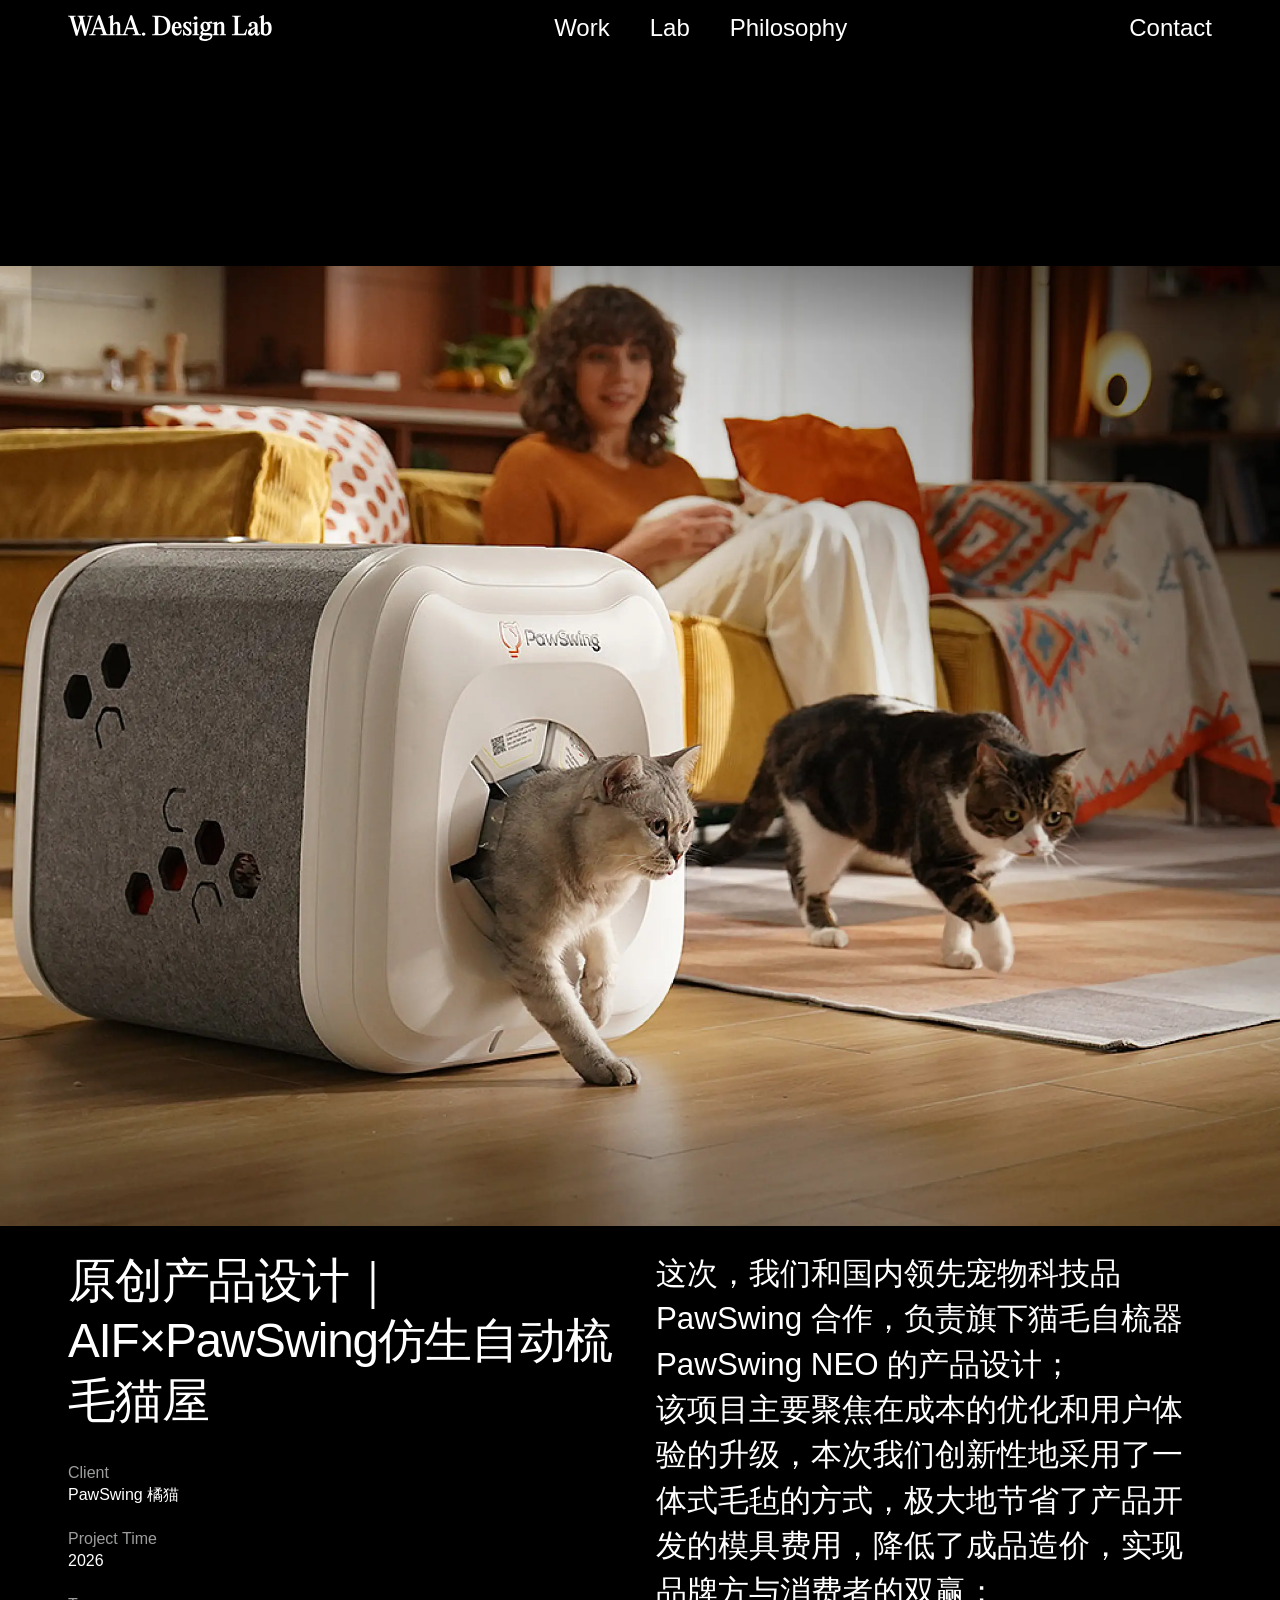
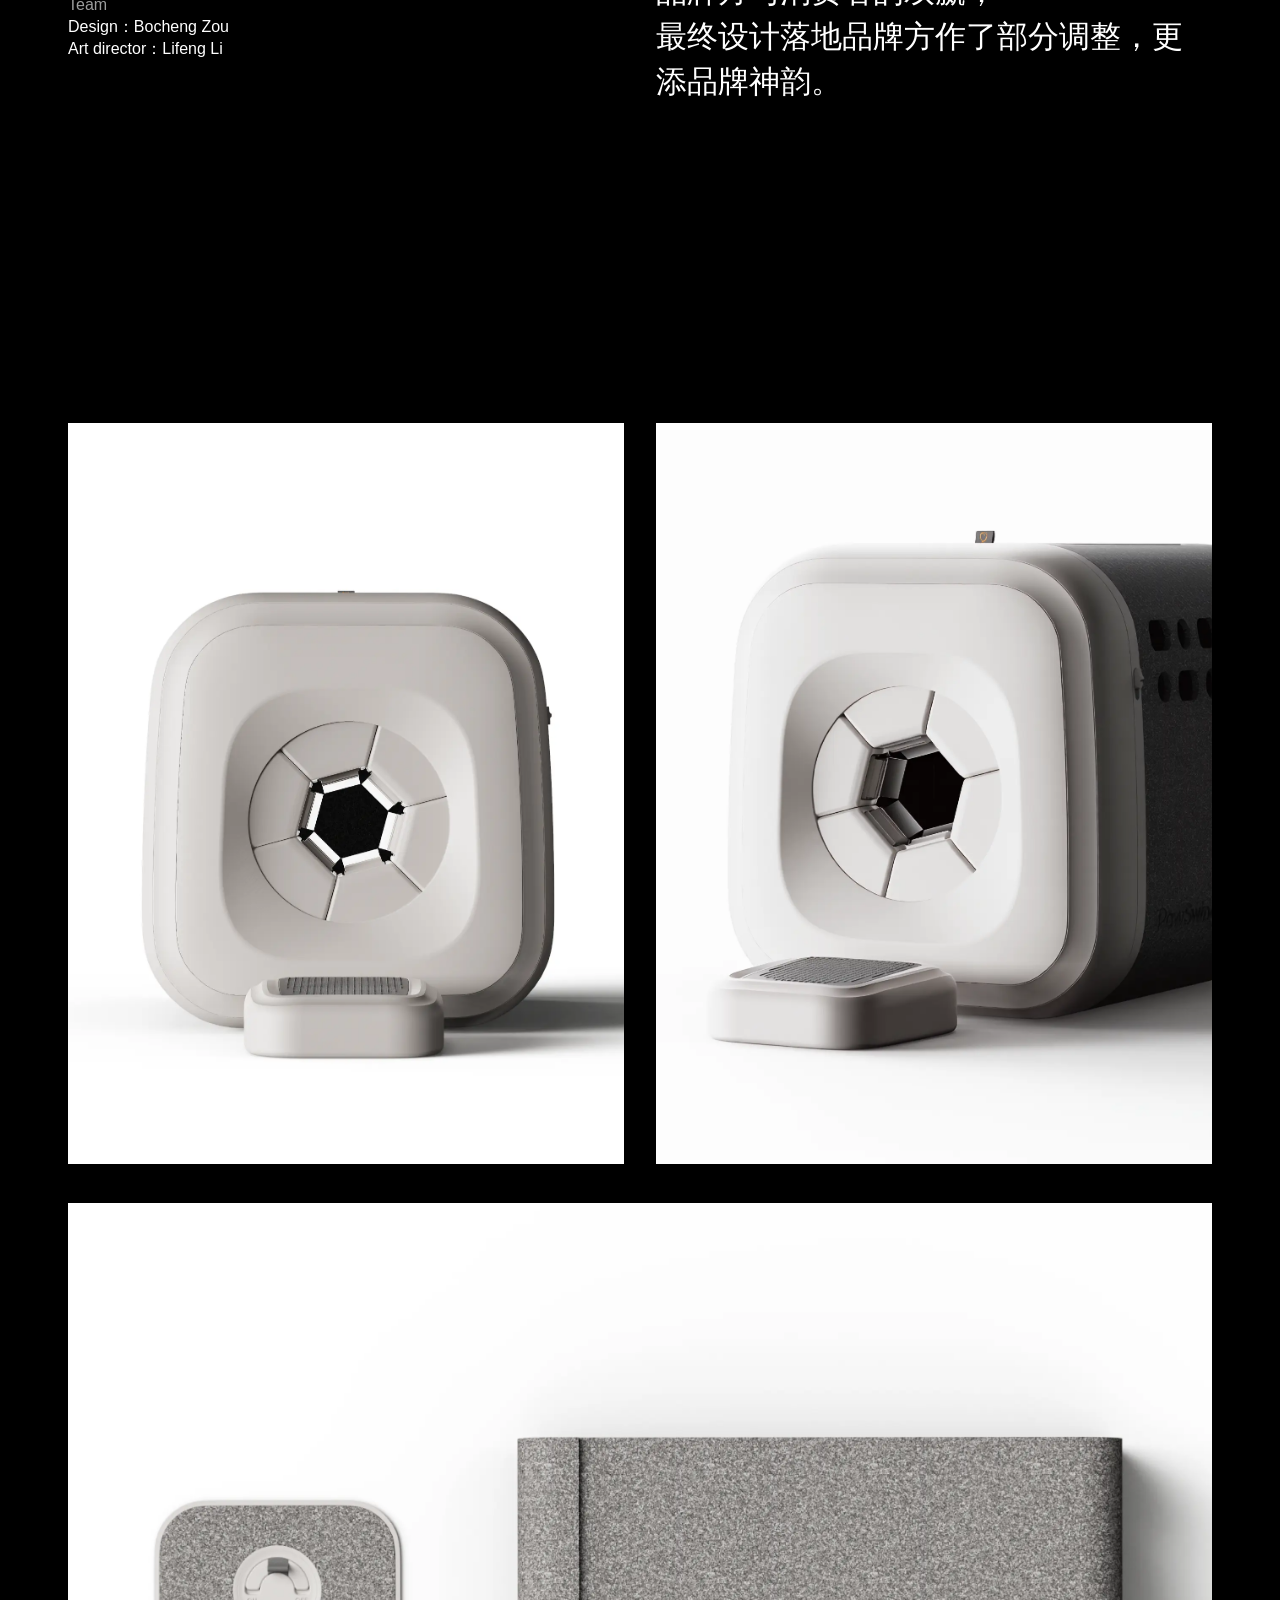
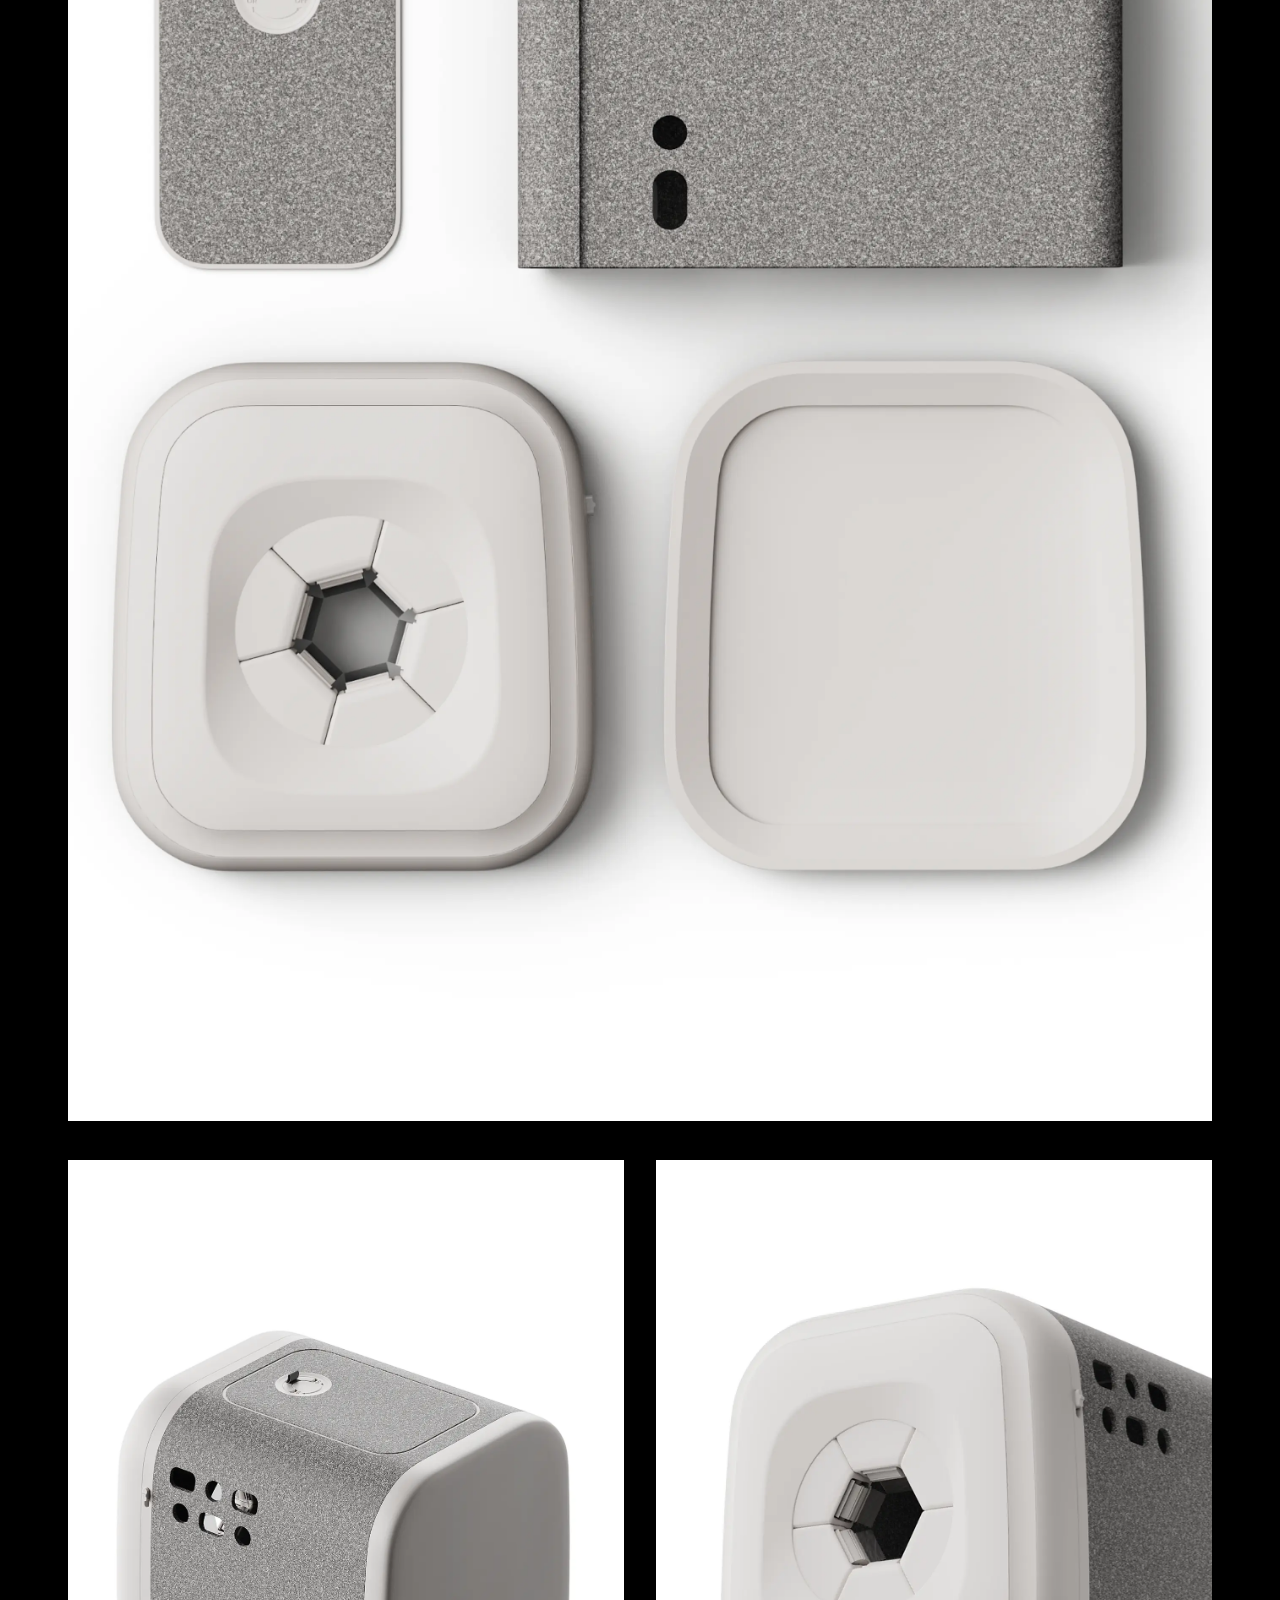
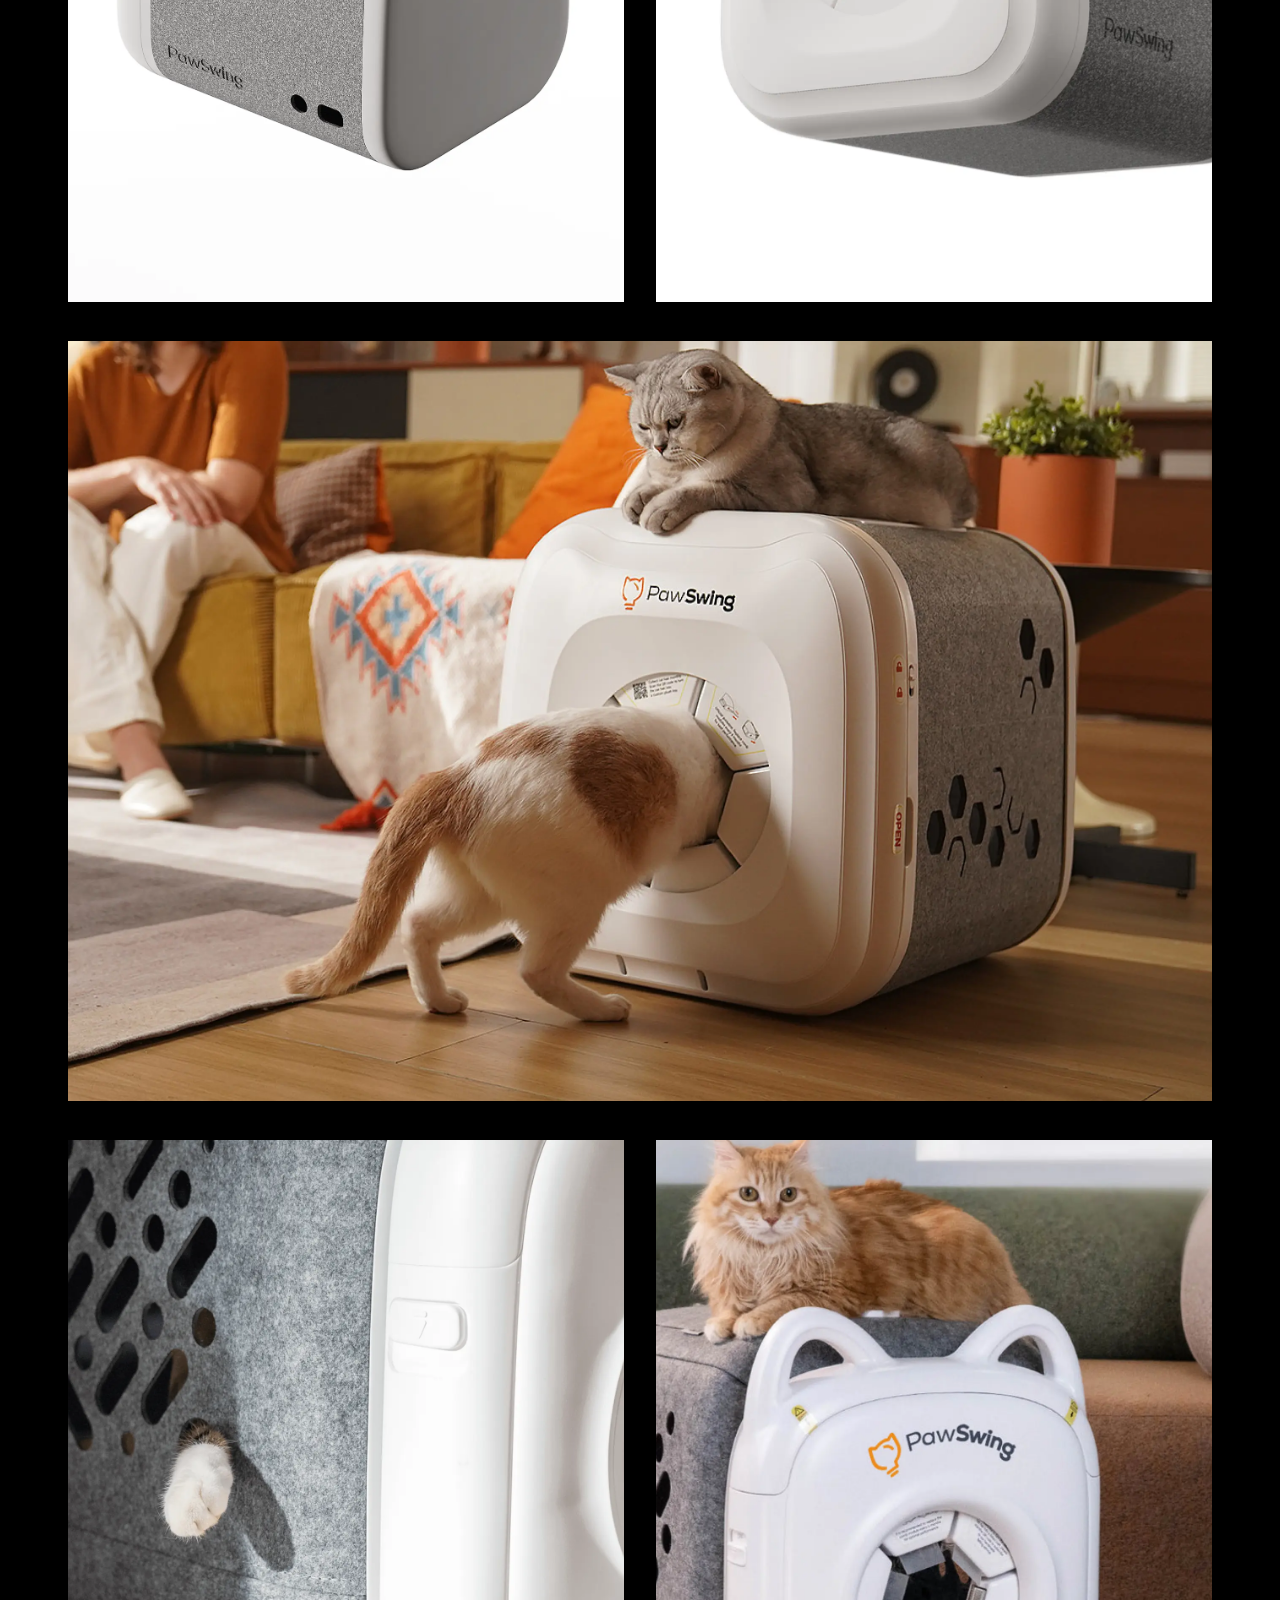
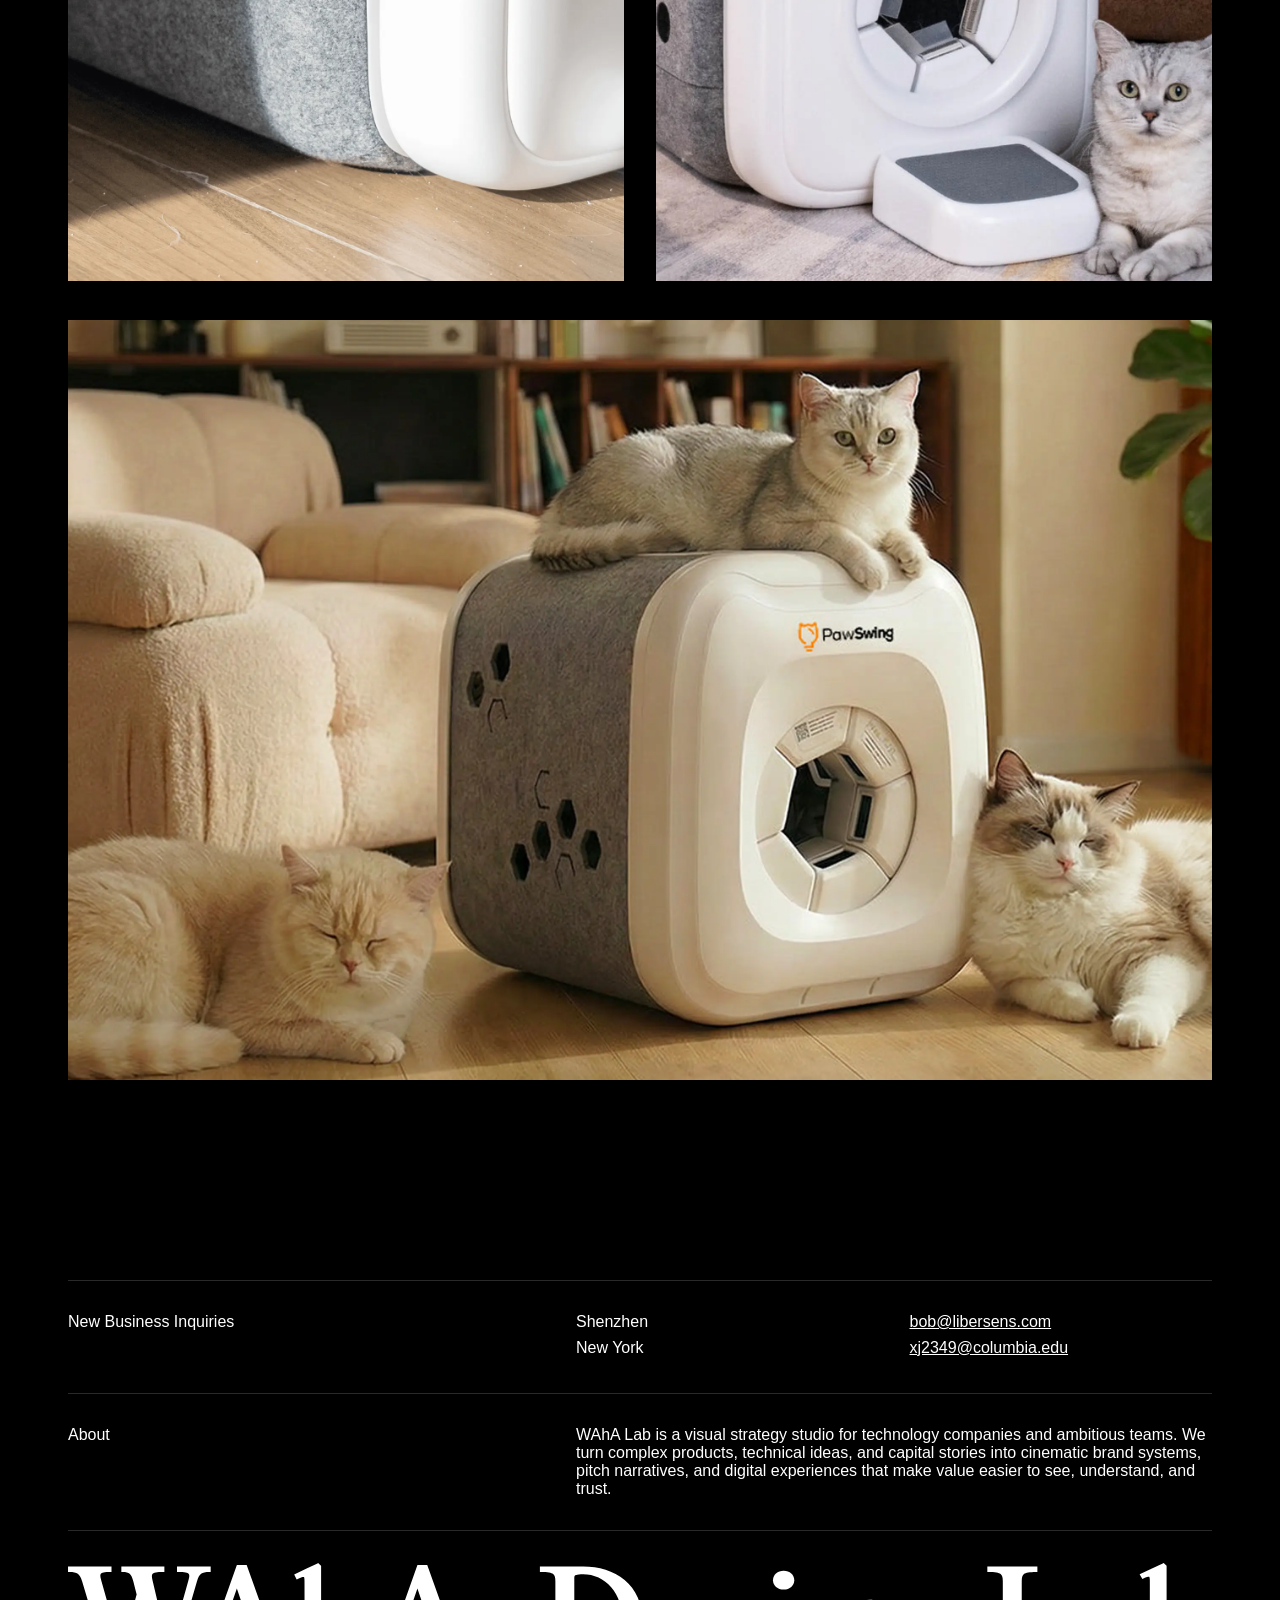
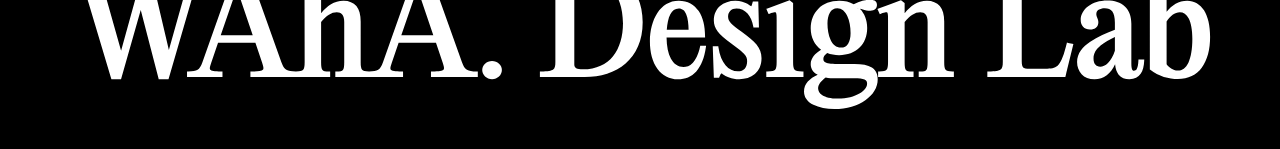
<file: pawswing.html>
<!DOCTYPE html>
<html lang="zh-CN">

<head>
    <meta charset="UTF-8">
    <meta name="viewport" content="width=device-width, initial-scale=1.0">
    <title>PawSwing - WAhA Lab</title>
    <link rel="stylesheet" href="style.css">
</head>

<body class="case-body">
    <header class="case-header">
        <div class="case-header-inner">
            <a href="index.html" class="case-logo" aria-label="WAhA Lab home">
                <img src="assets/logo.svg" alt="WAhA Lab Logo">
            </a>
            <nav class="case-nav" aria-label="Primary">
                <a href="work.html">Work</a>
                <a href="index.html#screen2">Lab</a>
                <a href="#">Philosophy</a>
            </nav>
            <a href="mailto:naila1228w@gmail.com" class="case-contact">Contact</a>
        </div>
    </header>

    <main class="case-page case-page-pawswing">
        <section class="case-hero">
            <img src="assets/case-images/pawswing/PawSwing-00.webp" alt="PawSwing cat house scene" class="case-hero-image">
        </section>

        <section class="case-intro">
            <div class="case-intro-main">
                <h1>原创产品设计｜AIF×PawSwing仿生自动梳毛猫屋</h1>
                <dl class="case-meta">
                    <div>
                        <dt>Client</dt>
                        <dd>PawSwing 橘猫</dd>
                    </div>
                    <div>
                        <dt>Project Time</dt>
                        <dd>2026</dd>
                    </div>
                    <div>
                        <dt>Team</dt>
                        <dd>Design：Bocheng Zou<br>Art director：Lifeng Li</dd>
                    </div>
                </dl>
            </div>
            <div class="case-intro-copy">
                <p>这次，我们和国内领先宠物科技品 PawSwing 合作，负责旗下猫毛自梳器 PawSwing NEO 的产品设计；</p>
                <p>该项目主要聚焦在成本的优化和用户体验的升级，本次我们创新性地采用了一体式毛毡的方式，极大地节省了产品开发的模具费用，降低了成品造价，实现品牌方与消费者的双赢；</p>
                <p>最终设计落地品牌方作了部分调整，更添品牌神韵。</p>
            </div>
        </section>

        <section class="case-media-stack">
            <div class="case-media-row">
                <figure class="case-media case-media-portrait">
                    <img src="assets/case-images/pawswing/PawSwing-01.webp" alt="PawSwing product detail 1">
                </figure>
                <figure class="case-media case-media-portrait">
                    <img src="assets/case-images/pawswing/PawSwing-02.webp" alt="PawSwing product detail 2">
                </figure>
            </div>

            <figure class="case-media case-media-wide">
                <img src="assets/case-images/pawswing/PawSwing-03.webp" alt="PawSwing cat house scene">
            </figure>

            <div class="case-media-row">
                <figure class="case-media case-media-portrait">
                    <img src="assets/case-images/pawswing/PawSwing-04.webp" alt="PawSwing product detail 3">
                </figure>
                <figure class="case-media case-media-portrait">
                    <img src="assets/case-images/pawswing/PawSwing-05.webp" alt="PawSwing product detail 4">
                </figure>
            </div>

            <figure class="case-media case-media-wide case-media-final">
                <img src="assets/case-images/pawswing/PawSwing-06.webp" alt="PawSwing final lifestyle scene">
            </figure>

            <div class="case-media-row">
                <figure class="case-media case-media-portrait">
                    <img src="assets/case-images/pawswing/PawSwing-07.webp" alt="PawSwing product detail 5">
                </figure>
                <figure class="case-media case-media-portrait">
                    <img src="assets/case-images/pawswing/PawSwing-08.webp" alt="PawSwing product detail 6">
                </figure>
            </div>

            <figure class="case-media case-media-wide case-media-final">
                <img src="assets/case-images/pawswing/PawSwing-09.webp" alt="PawSwing final product scene">
            </figure>
        </section>

        <footer class="footer case-footer">
            <div class="footer-section">
                <div class="footer-divider"></div>
                <div class="footer-row">
                    <div class="footer-left">
                        <div class="footer-label">New Business Inquiries</div>
                    </div>
                    <div class="footer-right">
                        <div class="footer-locations">
                            <div class="footer-location">Shenzhen</div>
                            <div class="footer-location">New York</div>
                        </div>
                        <div class="footer-emails">
                            <a href="mailto:bob@libersens.com" class="footer-email">bob@libersens.com</a>
                            <a href="mailto:xj2349@columbia.edu" class="footer-email">xj2349@columbia.edu</a>
                        </div>
                    </div>
                </div>
                <div class="footer-divider"></div>
                <div class="footer-row">
                    <div class="footer-left">
                        <div class="footer-label">About</div>
                    </div>
                    <div class="footer-right">
                        <div class="footer-about">
                            <p>WAhA Lab is a visual strategy studio for technology companies and ambitious teams. We
                                turn complex products, technical ideas, and capital stories into cinematic brand
                                systems, pitch narratives, and digital experiences that make value easier to see,
                                understand, and trust.</p>
                        </div>
                    </div>
                </div>
                <div class="footer-divider"></div>
                <div class="footer-logo">
                    <img src="assets/logo.svg" alt="Footer Logo" class="footer-logo-img">
                </div>
            </div>
        </footer>
    </main>
</body>

</html>
</file>
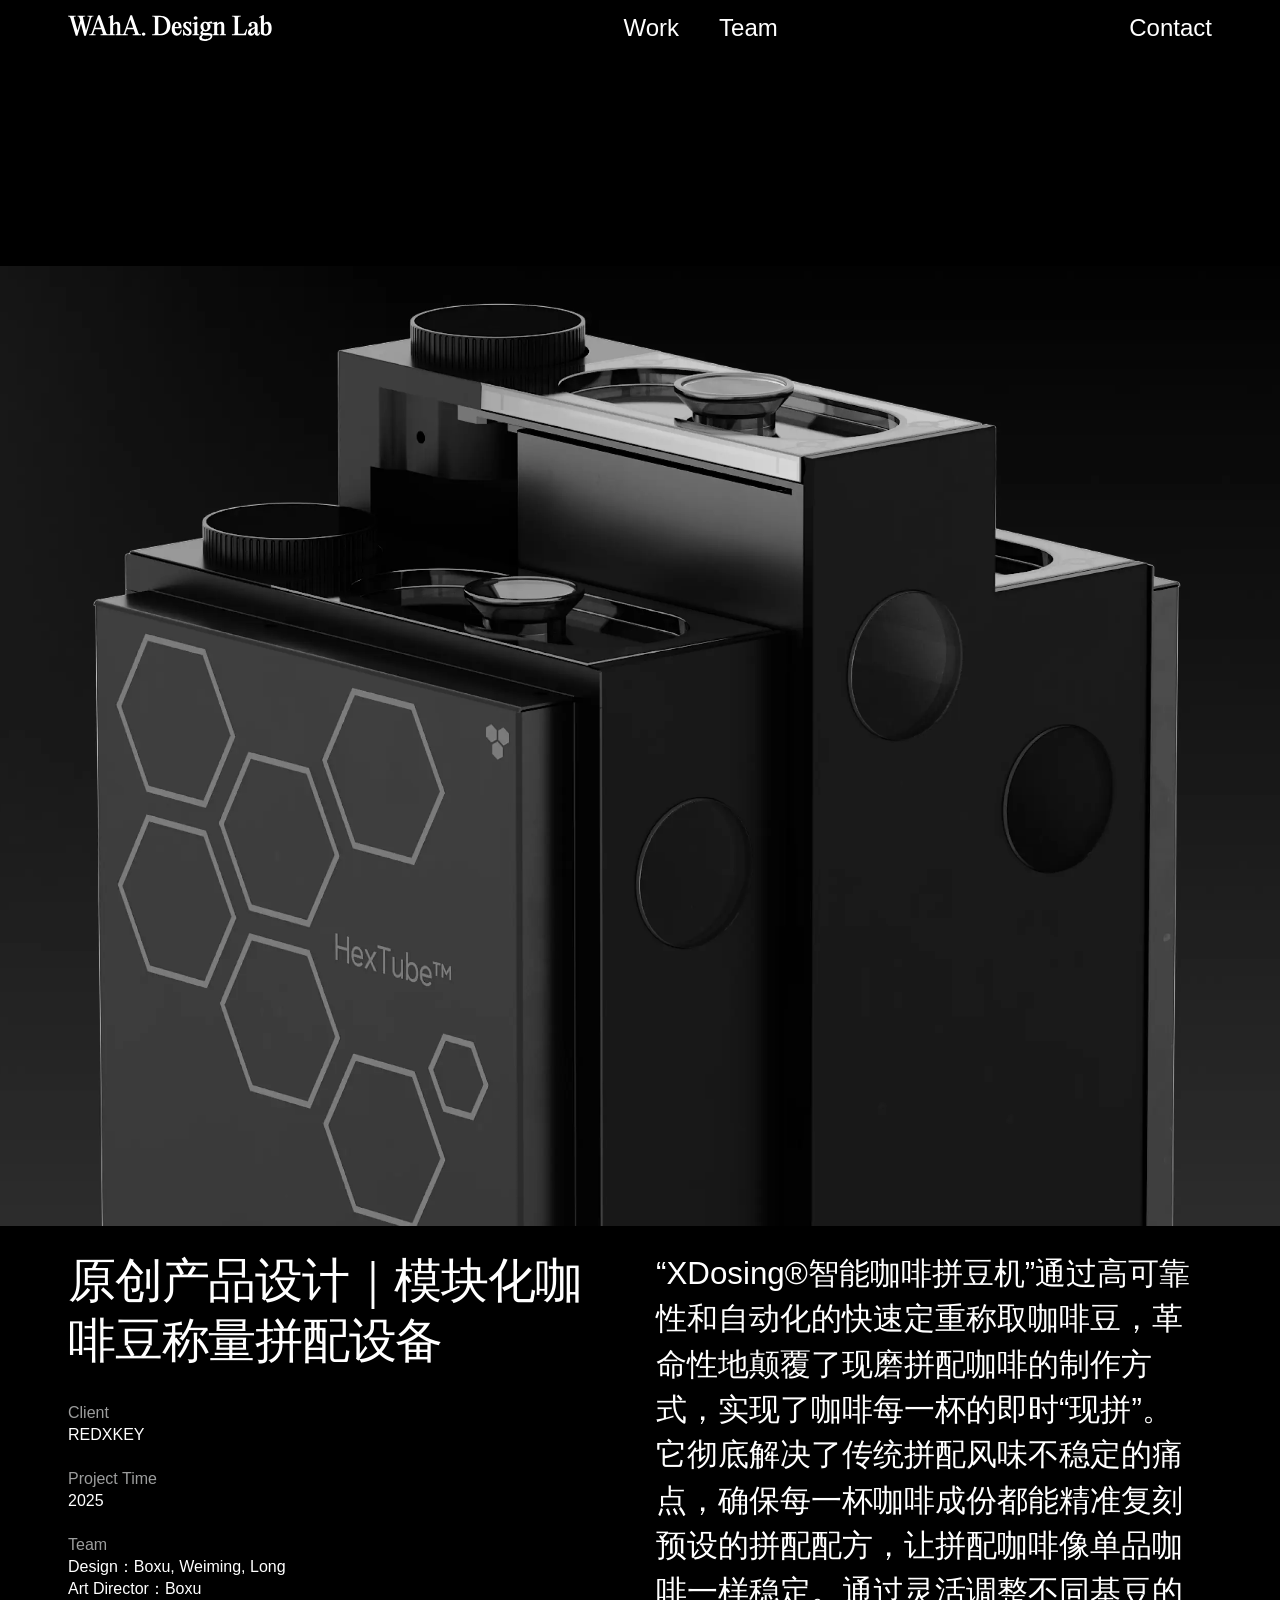
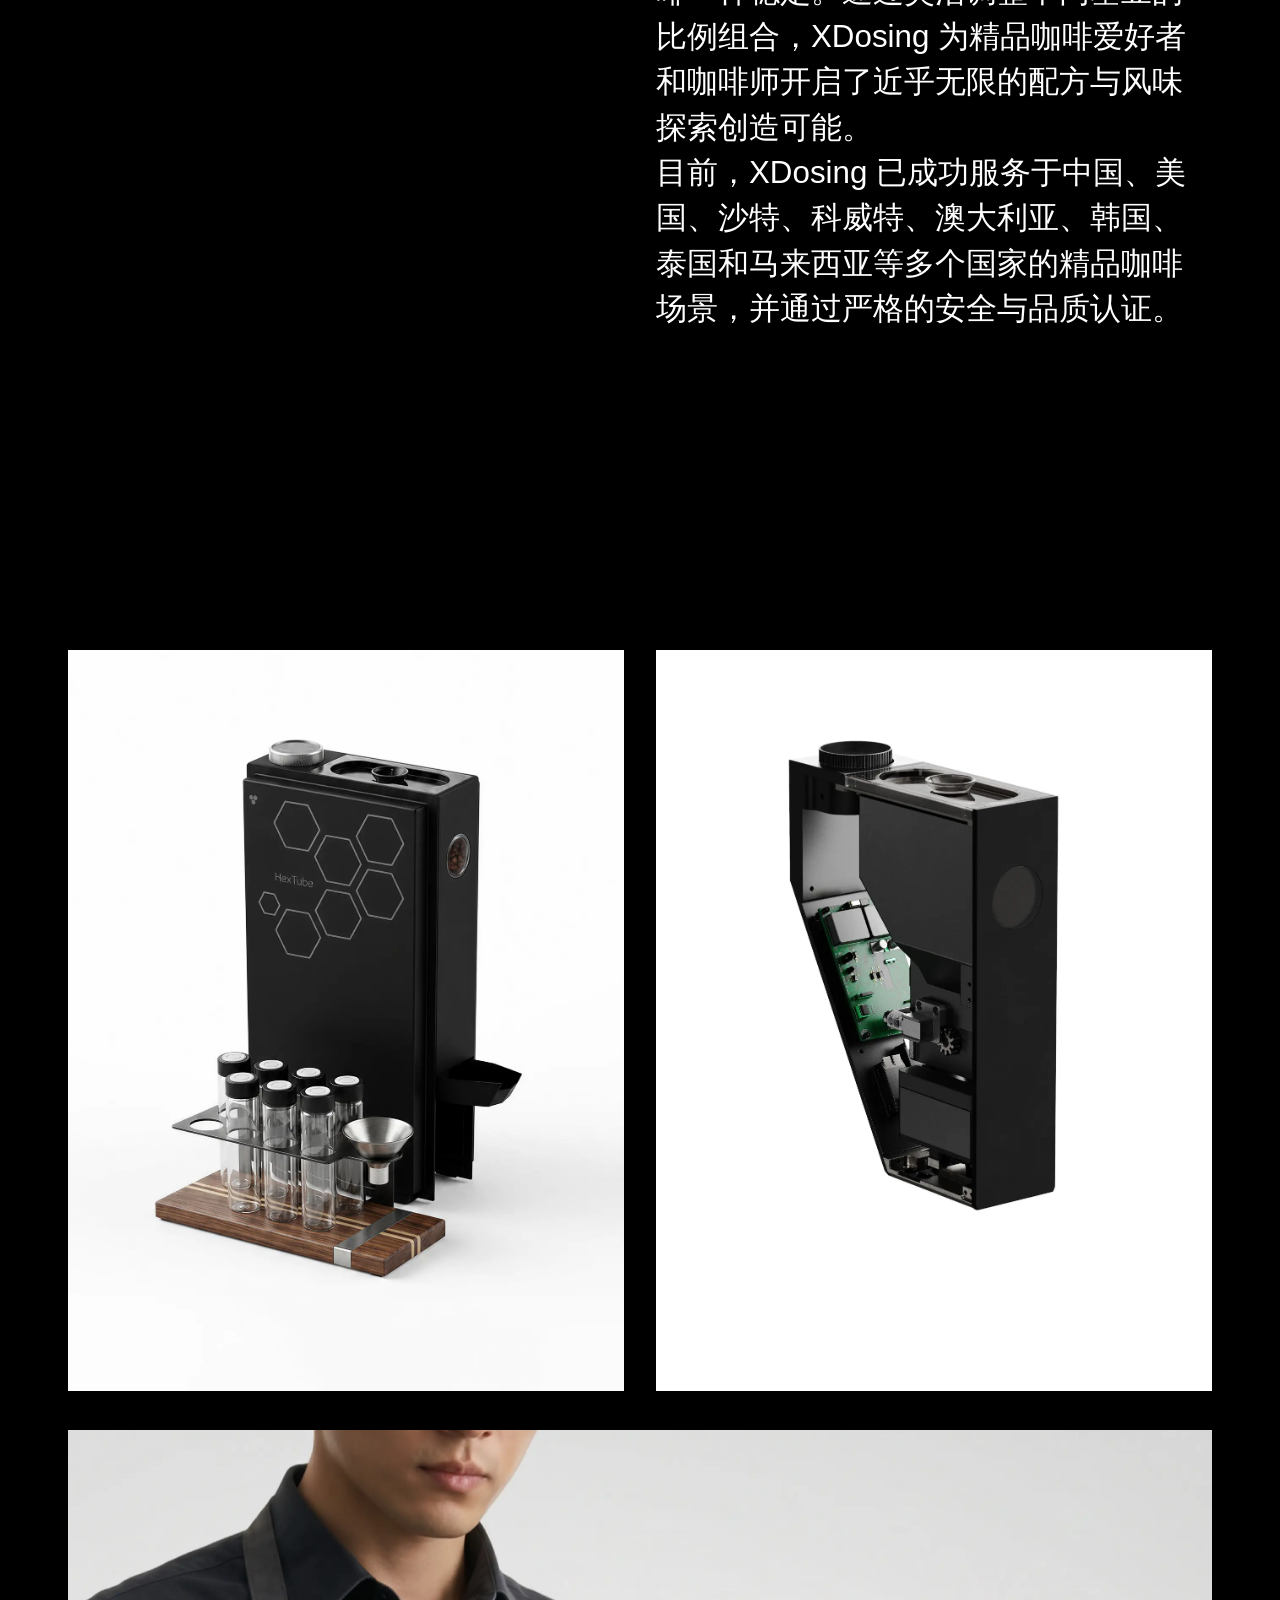
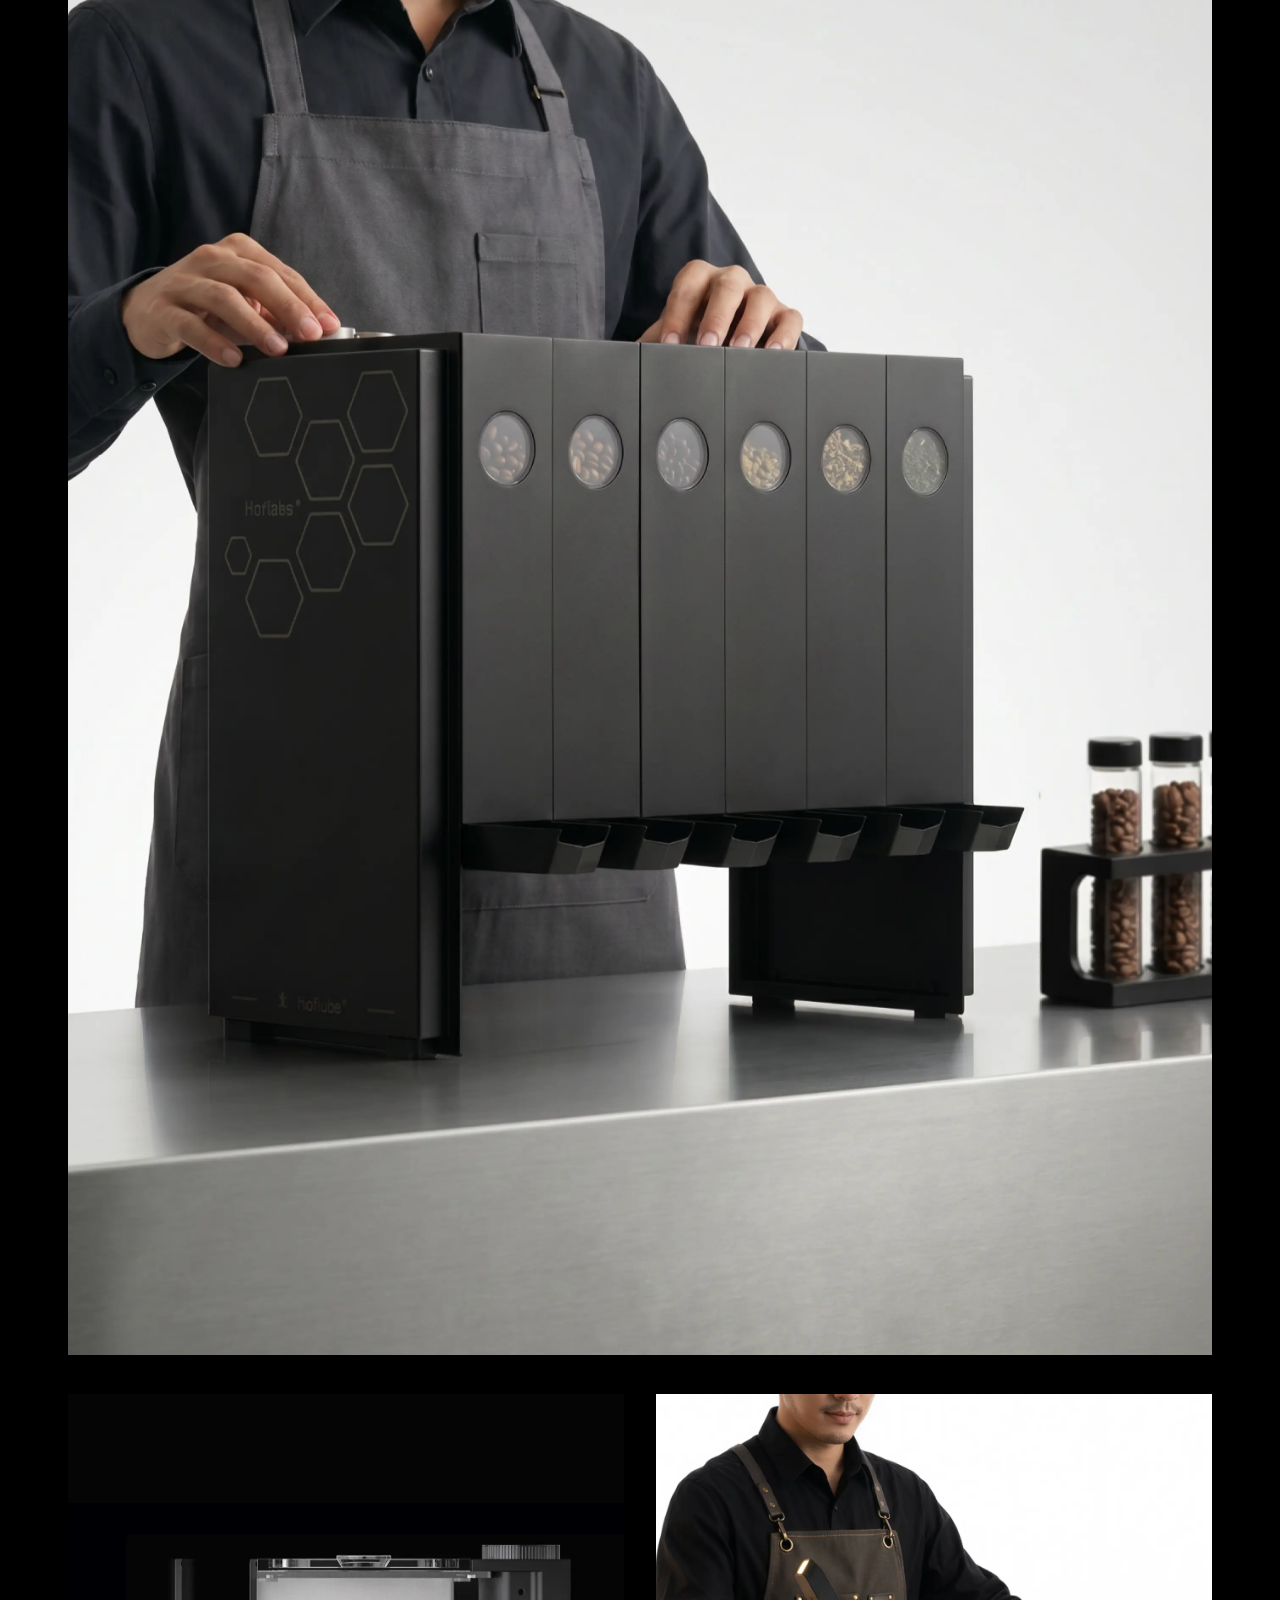
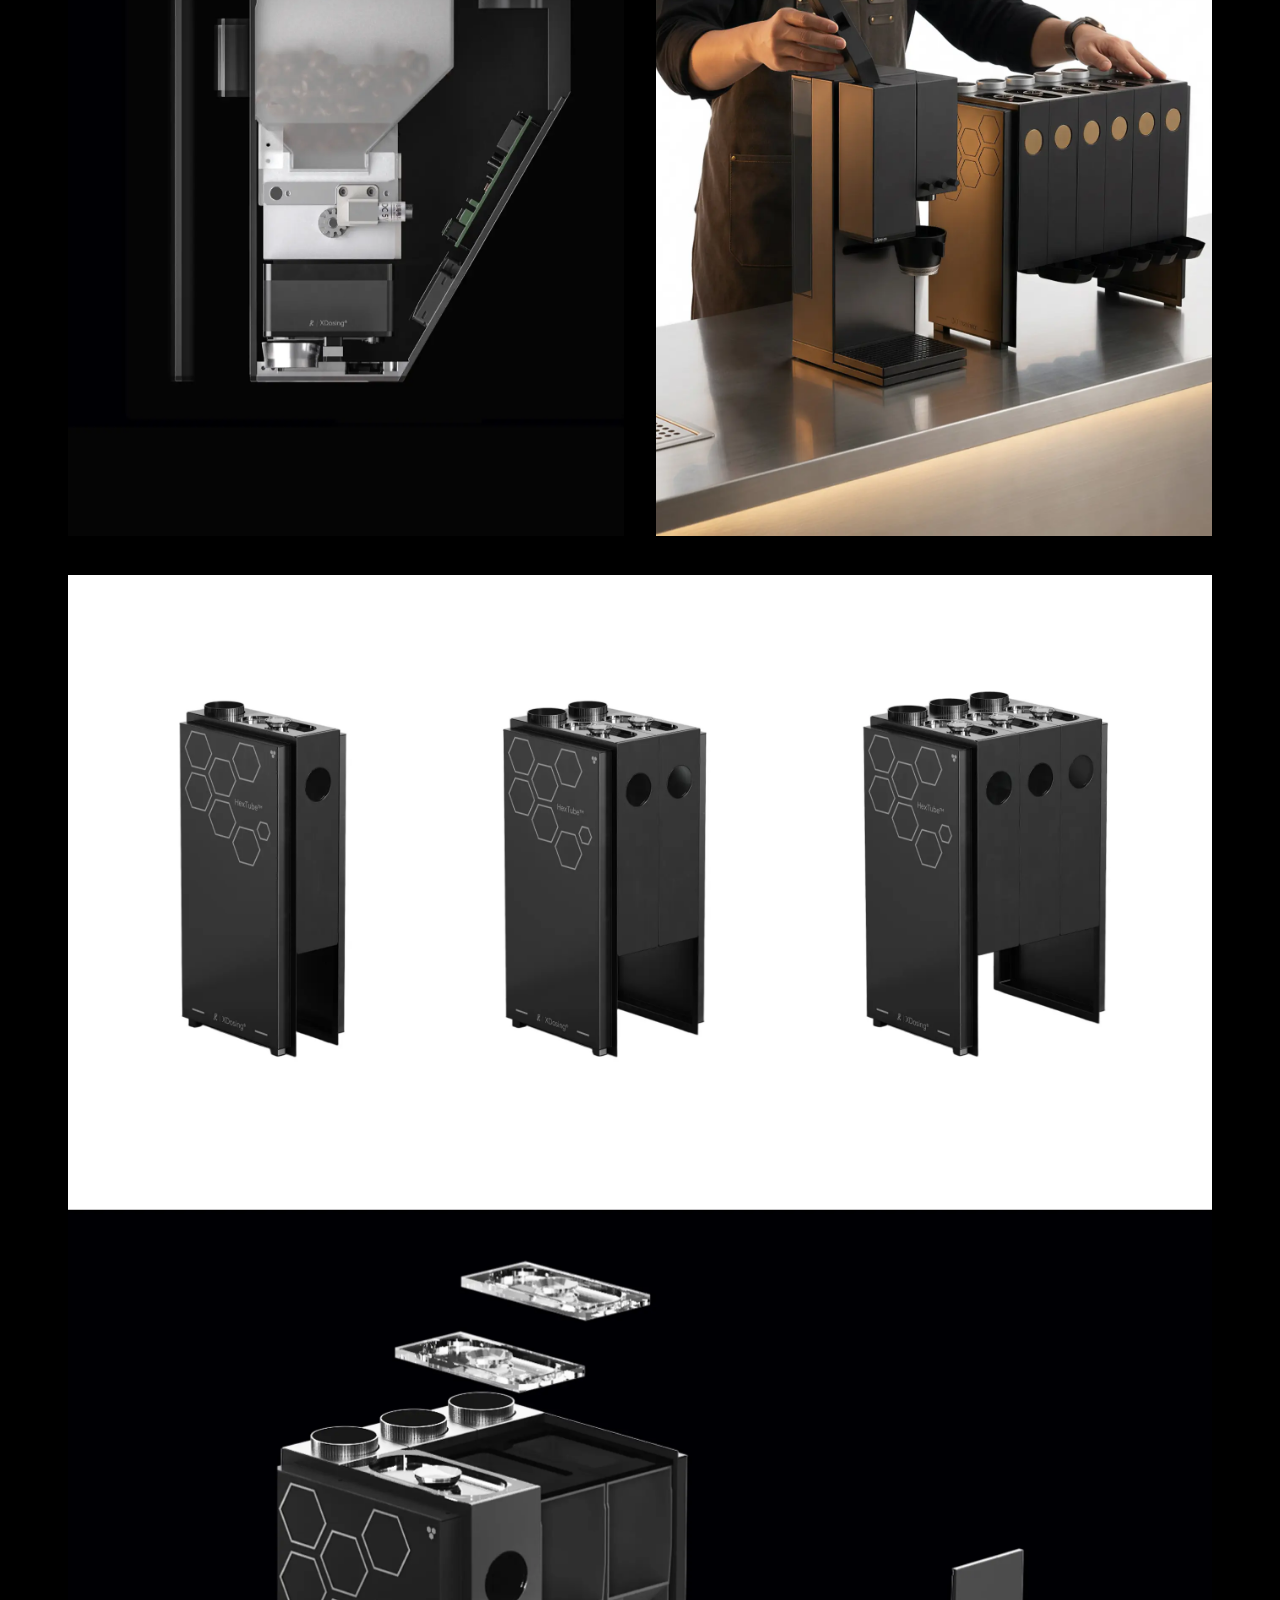
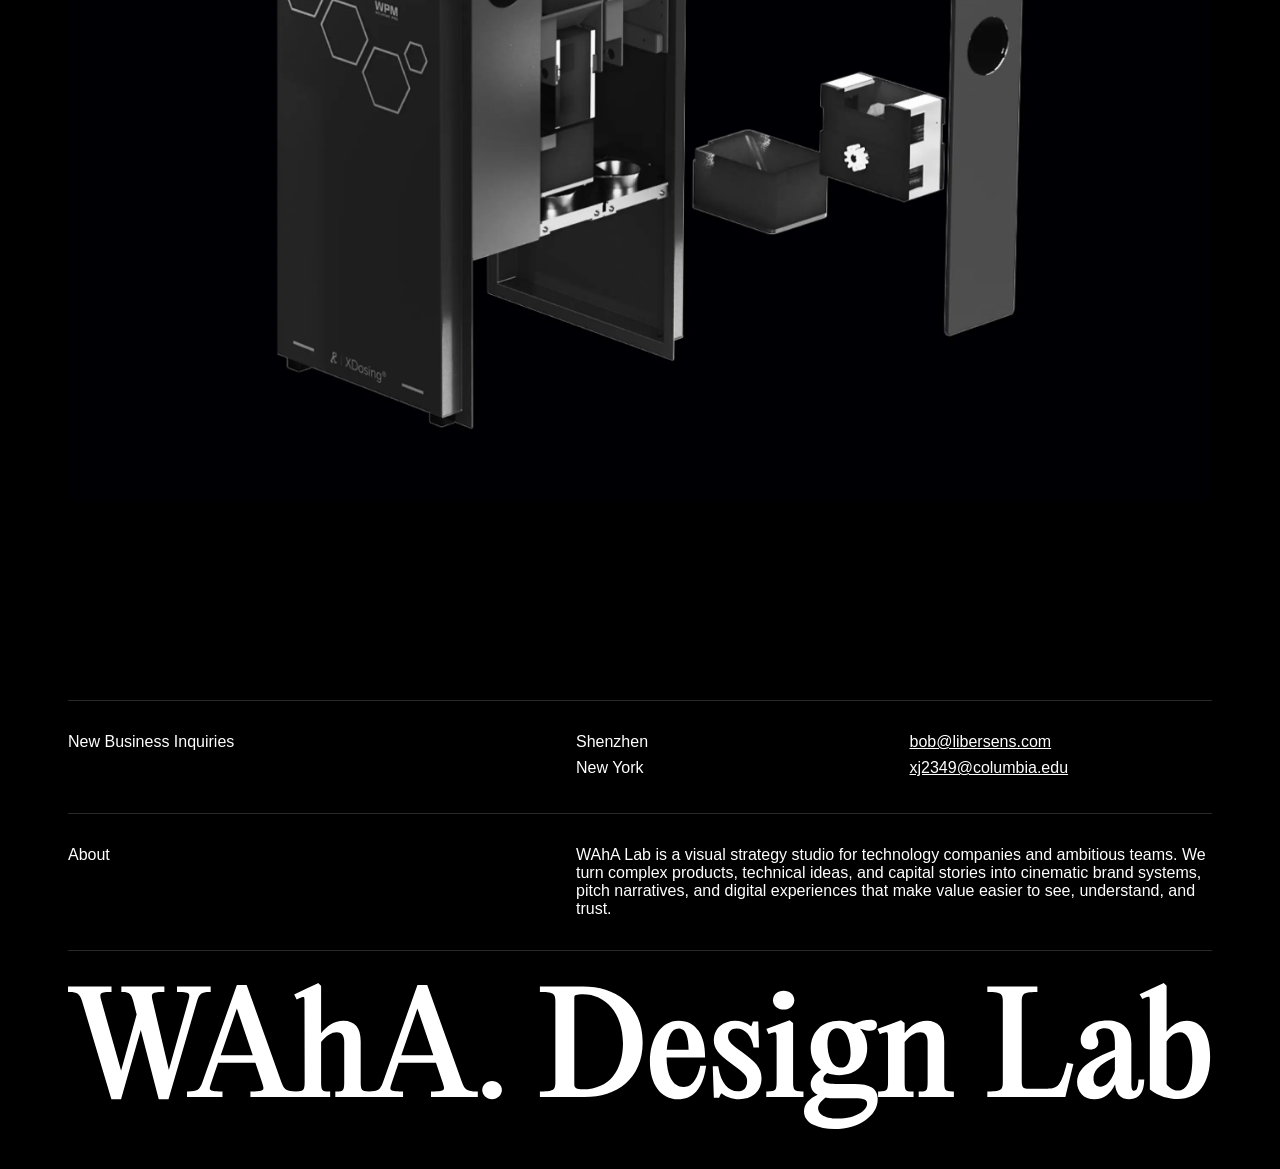
<file: redxkey.html>
<!DOCTYPE html>
<html lang="zh-CN">

<head>
    <meta charset="UTF-8">
    <meta name="viewport" content="width=device-width, initial-scale=1.0">
    <title>REDXKEY - WAhA Lab</title>
    <link rel="stylesheet" href="style.css">
</head>

<body class="case-body">
    <header class="case-header">
        <div class="case-header-inner">
            <a href="index.html" class="case-logo" aria-label="WAhA Lab home">
                <img src="assets/logo.svg" alt="WAhA Lab Logo">
            </a>
            <nav class="case-nav" aria-label="Primary">
                <a href="work.html">Work</a>
                <a href="team.html">Team</a>
            </nav>
            <a href="mailto:naila1228w@gmail.com" class="case-contact">Contact</a>
        </div>
    </header>

    <main class="case-page case-page-redxkey">
        <section class="case-hero">
            <img src="assets/case-images/redxkey/REDXKEY-00.webp" alt="REDXKEY coffee dosing device" class="case-hero-image">
        </section>

        <section class="case-intro">
            <div class="case-intro-main">
                <h1>原创产品设计｜模块化咖啡豆称量拼配设备</h1>
                <dl class="case-meta">
                    <div>
                        <dt>Client</dt>
                        <dd>REDXKEY</dd>
                    </div>
                    <div>
                        <dt>Project Time</dt>
                        <dd>2025</dd>
                    </div>
                    <div>
                        <dt>Team</dt>
                        <dd>Design：Boxu, Weiming, Long<br>Art Director：Boxu</dd>
                    </div>
                </dl>
            </div>
            <div class="case-intro-copy">
                <p>“XDosing®智能咖啡拼豆机”通过高可靠性和自动化的快速定重称取咖啡豆，革命性地颠覆了现磨拼配咖啡的制作方式，实现了咖啡每一杯的即时“现拼”。</p>
                <p>它彻底解决了传统拼配风味不稳定的痛点，确保每一杯咖啡成份都能精准复刻预设的拼配配方，让拼配咖啡像单品咖啡一样稳定。通过灵活调整不同基豆的比例组合，XDosing 为精品咖啡爱好者和咖啡师开启了近乎无限的配方与风味探索创造可能。</p>
                <p>目前，XDosing 已成功服务于中国、美国、沙特、科威特、澳大利亚、韩国、泰国和马来西亚等多个国家的精品咖啡场景，并通过严格的安全与品质认证。</p>
            </div>
        </section>

        <section class="case-media-stack">
            <div class="case-media-row">
                <figure class="case-media case-media-portrait case-media-black">
                    <img src="assets/case-images/redxkey/REDXKEY-01.webp" alt="REDXKEY coffee device front view">
                </figure>
                <figure class="case-media case-media-portrait case-media-black">
                    <img src="assets/case-images/redxkey/REDXKEY-02.webp" alt="REDXKEY coffee device close view">
                </figure>
            </div>

            <figure class="case-media case-media-wide case-media-black">
                <img src="assets/case-images/redxkey/REDXKEY-03.webp" alt="REDXKEY device on black background">
            </figure>

            <div class="case-media-row">
                <figure class="case-media case-media-portrait case-media-black">
                    <img src="assets/case-images/redxkey/REDXKEY-04.webp" alt="REDXKEY coffee device side view">
                </figure>
                <figure class="case-media case-media-portrait case-media-black">
                    <img src="assets/case-images/redxkey/REDXKEY-05.webp" alt="REDXKEY coffee device exploded view">
                </figure>
            </div>

            <figure class="case-media case-media-final case-media-black">
                <img src="assets/case-images/redxkey/REDXKEY-06.webp" alt="REDXKEY device final view">
            </figure>
        </section>

        <footer class="footer case-footer">
            <div class="footer-section">
                <div class="footer-divider"></div>
                <div class="footer-row">
                    <div class="footer-left">
                        <div class="footer-label">New Business Inquiries</div>
                    </div>
                    <div class="footer-right">
                        <div class="footer-locations">
                            <div class="footer-location">Shenzhen</div>
                            <div class="footer-location">New York</div>
                        </div>
                        <div class="footer-emails">
                            <a href="mailto:bob@libersens.com" class="footer-email">bob@libersens.com</a>
                            <a href="mailto:xj2349@columbia.edu" class="footer-email">xj2349@columbia.edu</a>
                        </div>
                    </div>
                </div>
                <div class="footer-divider"></div>
                <div class="footer-row">
                    <div class="footer-left">
                        <div class="footer-label">About</div>
                    </div>
                    <div class="footer-right">
                        <div class="footer-about">
                            <p>WAhA Lab is a visual strategy studio for technology companies and ambitious teams. We
                                turn complex products, technical ideas, and capital stories into cinematic brand
                                systems, pitch narratives, and digital experiences that make value easier to see,
                                understand, and trust.</p>
                        </div>
                    </div>
                </div>
                <div class="footer-divider"></div>
                <div class="footer-logo">
                    <img src="assets/logo.svg" alt="Footer Logo" class="footer-logo-img">
                </div>
            </div>
        </footer>
    </main>
</body>

</html>
</file>
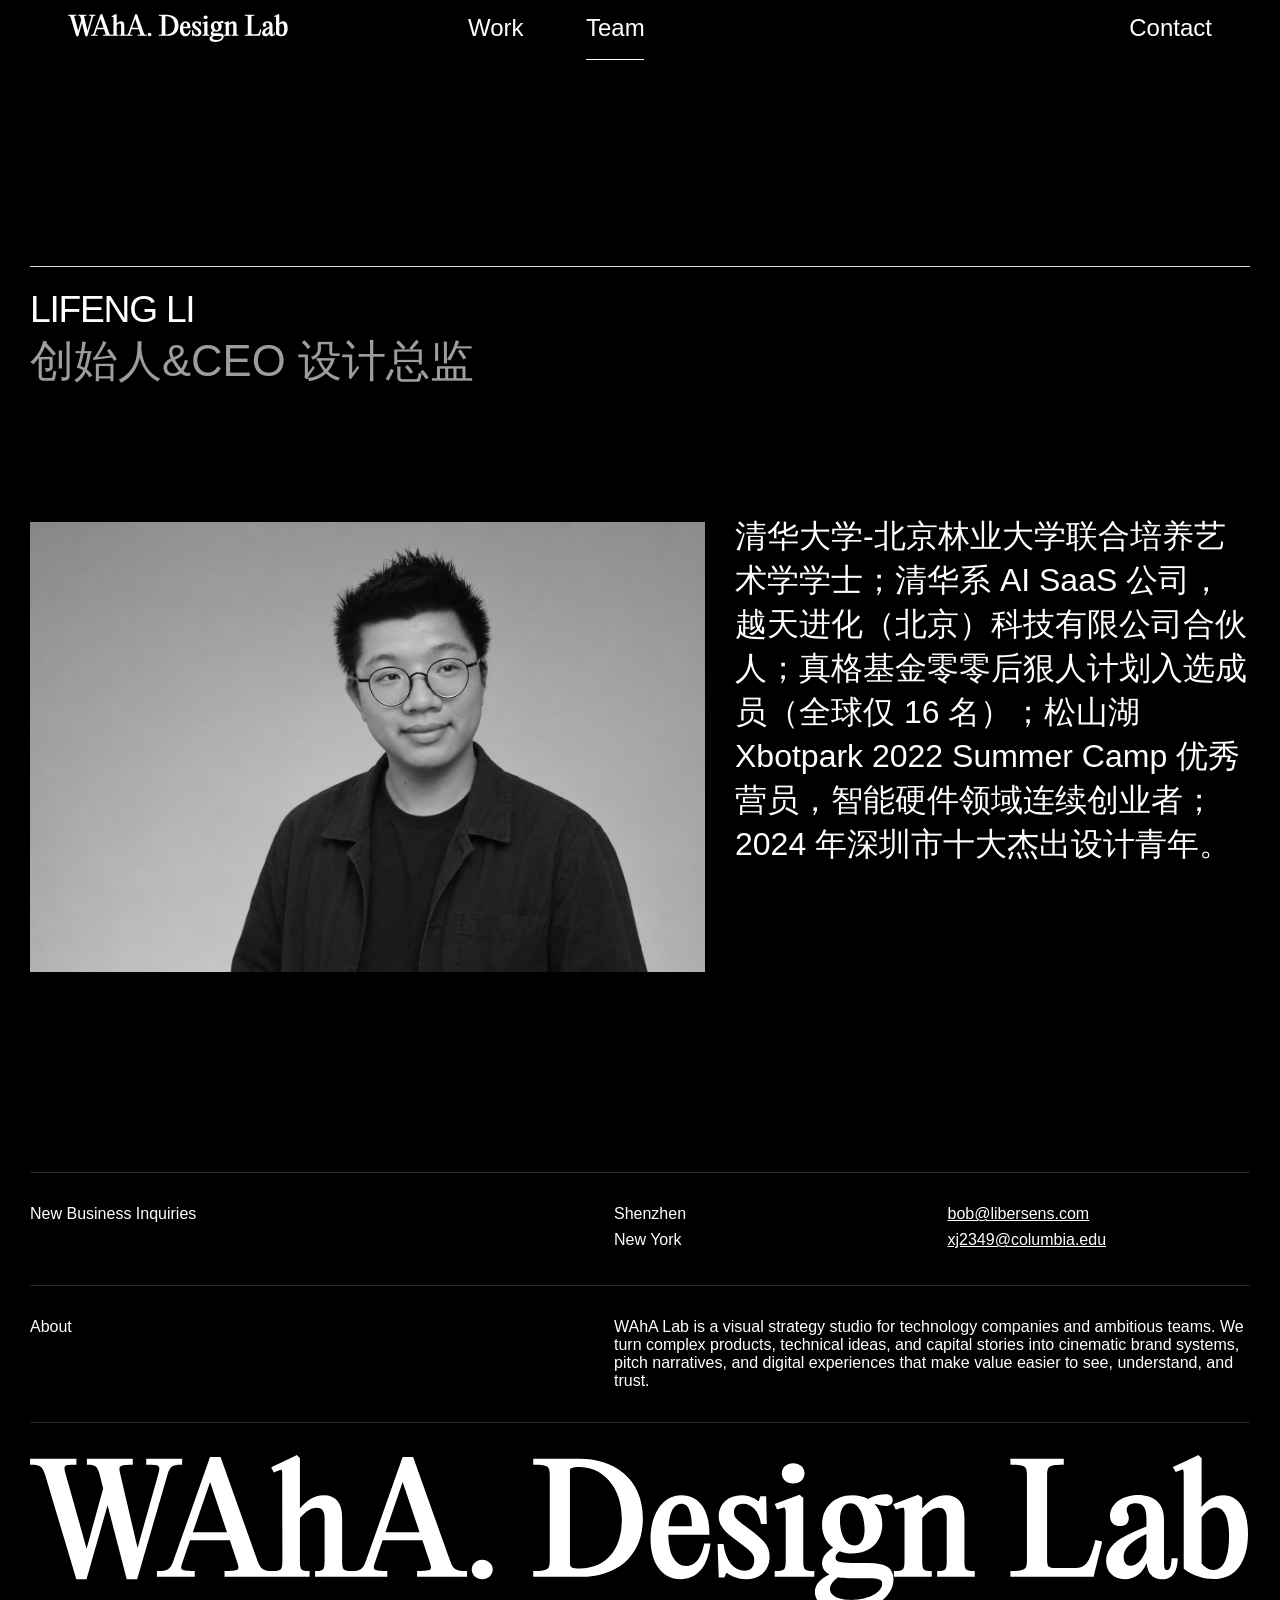
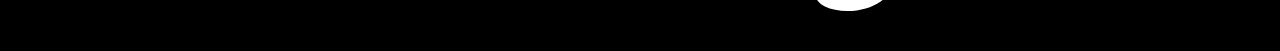
<file: team-member.html>
<!DOCTYPE html>
<html lang="zh-CN">

<head>
    <meta charset="UTF-8">
    <meta name="viewport" content="width=device-width, initial-scale=1.0">
    <title>Team Member - WAhA Lab</title>
    <link rel="stylesheet" href="style.css">
</head>

<body class="team-body member-detail-body">
    <nav class="navbar">
        <div class="navbar-container">
            <div class="navbar-content">
                <a href="index.html" class="logo-link" aria-label="WAhA Lab home">
                    <img src="assets/logo.svg" alt="WAhA Lab Logo" class="logo">
                </a>
                <div class="navbar-center">
                    <div class="navbar-center-wrapper">
                        <a href="work.html" class="nav-link nav-work">Work</a>
                        <a href="team.html" class="nav-link nav-team is-active">Team</a>
                    </div>
                </div>
                <div class="navbar-right">
                    <a href="mailto:naila1228w@gmail.com" class="nav-contact">Contact</a>
                </div>
            </div>
        </div>
    </nav>

    <main class="member-detail-page">
        <article class="member-profile">
            <div class="member-profile-heading">
                <div class="member-profile-divider"></div>
                <h1 class="member-profile-name" data-member-name></h1>
                <p class="member-profile-role" data-member-role></p>
            </div>
            <div class="member-profile-content">
                <img class="member-profile-image" data-member-image alt="">
                <p class="member-profile-bio" data-member-bio></p>
            </div>
        </article>

        <footer class="footer member-detail-footer">
            <div class="footer-section">
                <div class="footer-divider"></div>
                <div class="footer-row">
                    <div class="footer-left"><div class="footer-label">New Business Inquiries</div></div>
                    <div class="footer-right">
                        <div class="footer-locations">
                            <div class="footer-location">Shenzhen</div>
                            <div class="footer-location">New York</div>
                        </div>
                        <div class="footer-emails">
                            <a href="mailto:bob@libersens.com" class="footer-email">bob@libersens.com</a>
                            <a href="mailto:xj2349@columbia.edu" class="footer-email">xj2349@columbia.edu</a>
                        </div>
                    </div>
                </div>
                <div class="footer-divider"></div>
                <div class="footer-row">
                    <div class="footer-left"><div class="footer-label">About</div></div>
                    <div class="footer-right">
                        <div class="footer-about">
                            <p>WAhA Lab is a visual strategy studio for technology companies and ambitious teams. We
                                turn complex products, technical ideas, and capital stories into cinematic brand
                                systems, pitch narratives, and digital experiences that make value easier to see,
                                understand, and trust.</p>
                        </div>
                    </div>
                </div>
                <div class="footer-divider"></div>
                <div class="footer-logo"><img src="assets/logo.svg" alt="Footer Logo" class="footer-logo-img"></div>
            </div>
        </footer>
    </main>

    <script src="team-member.js"></script>
</body>

</html>
</file>
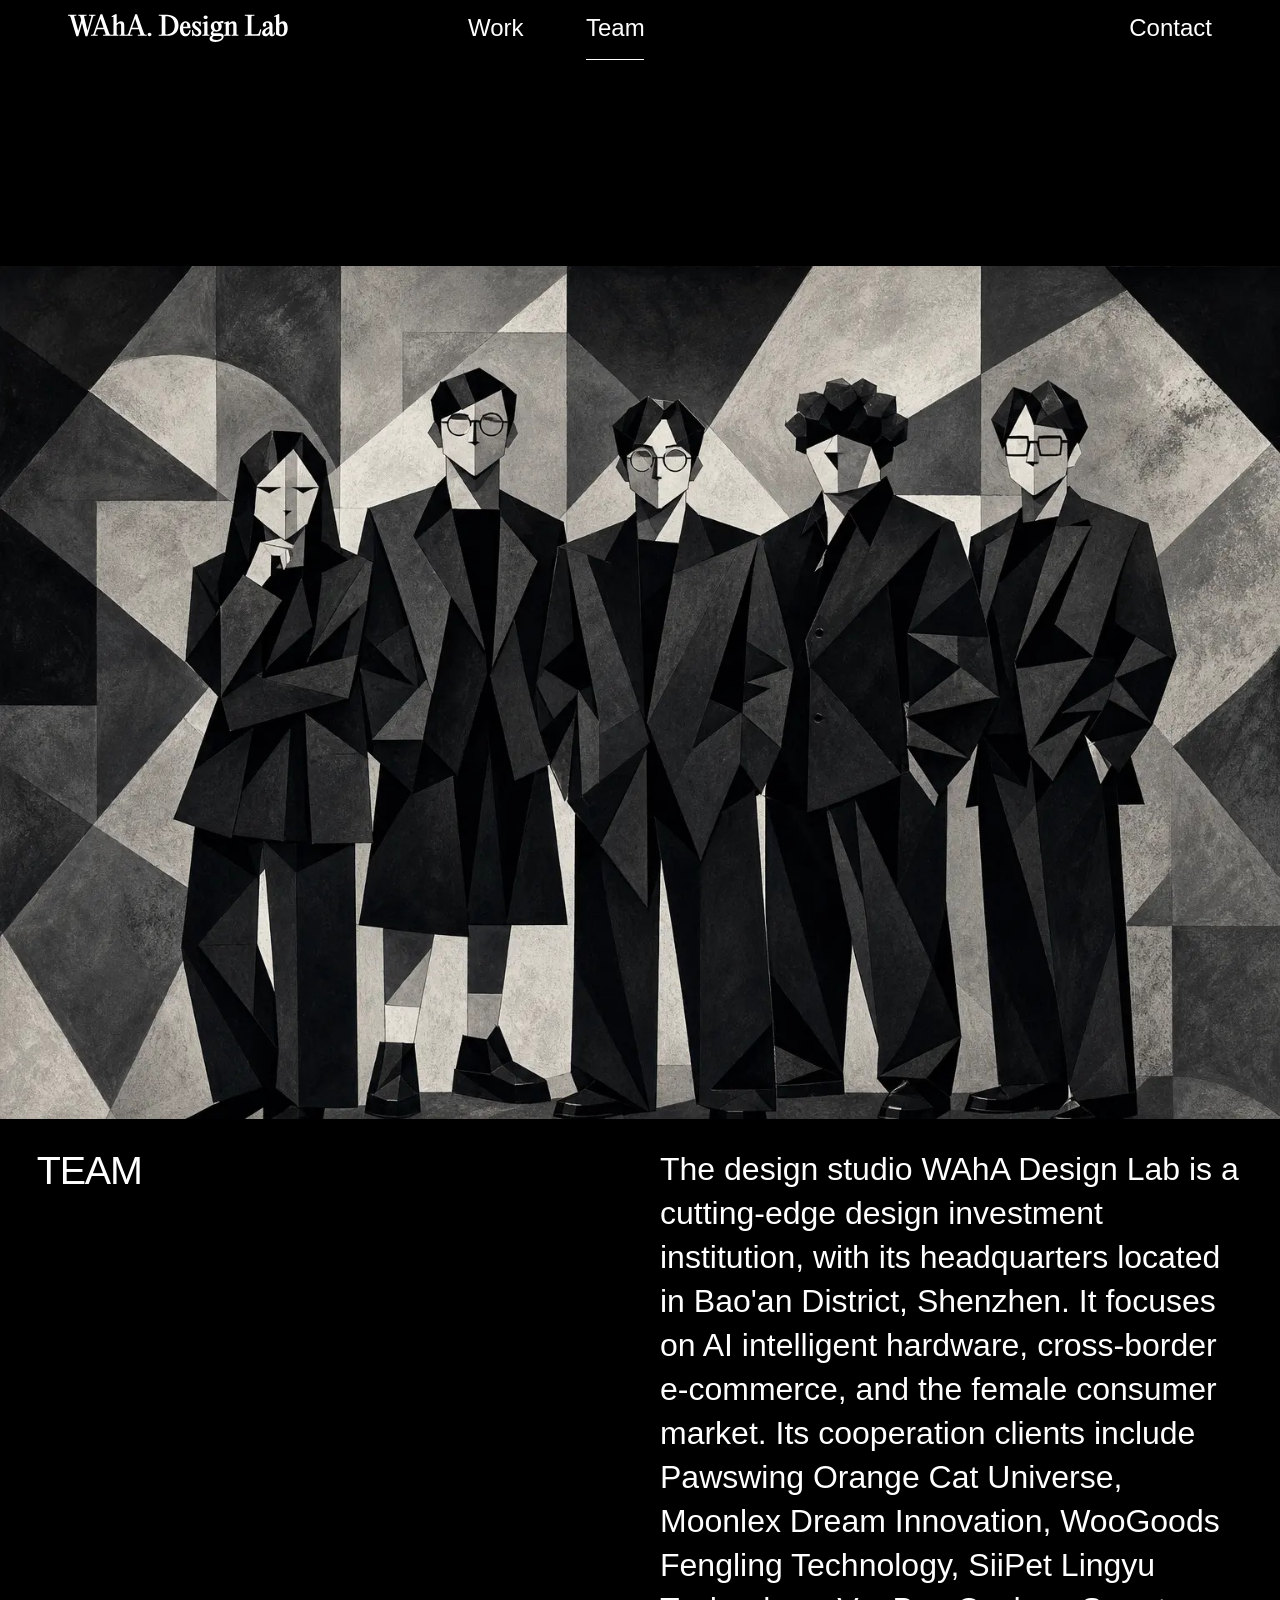
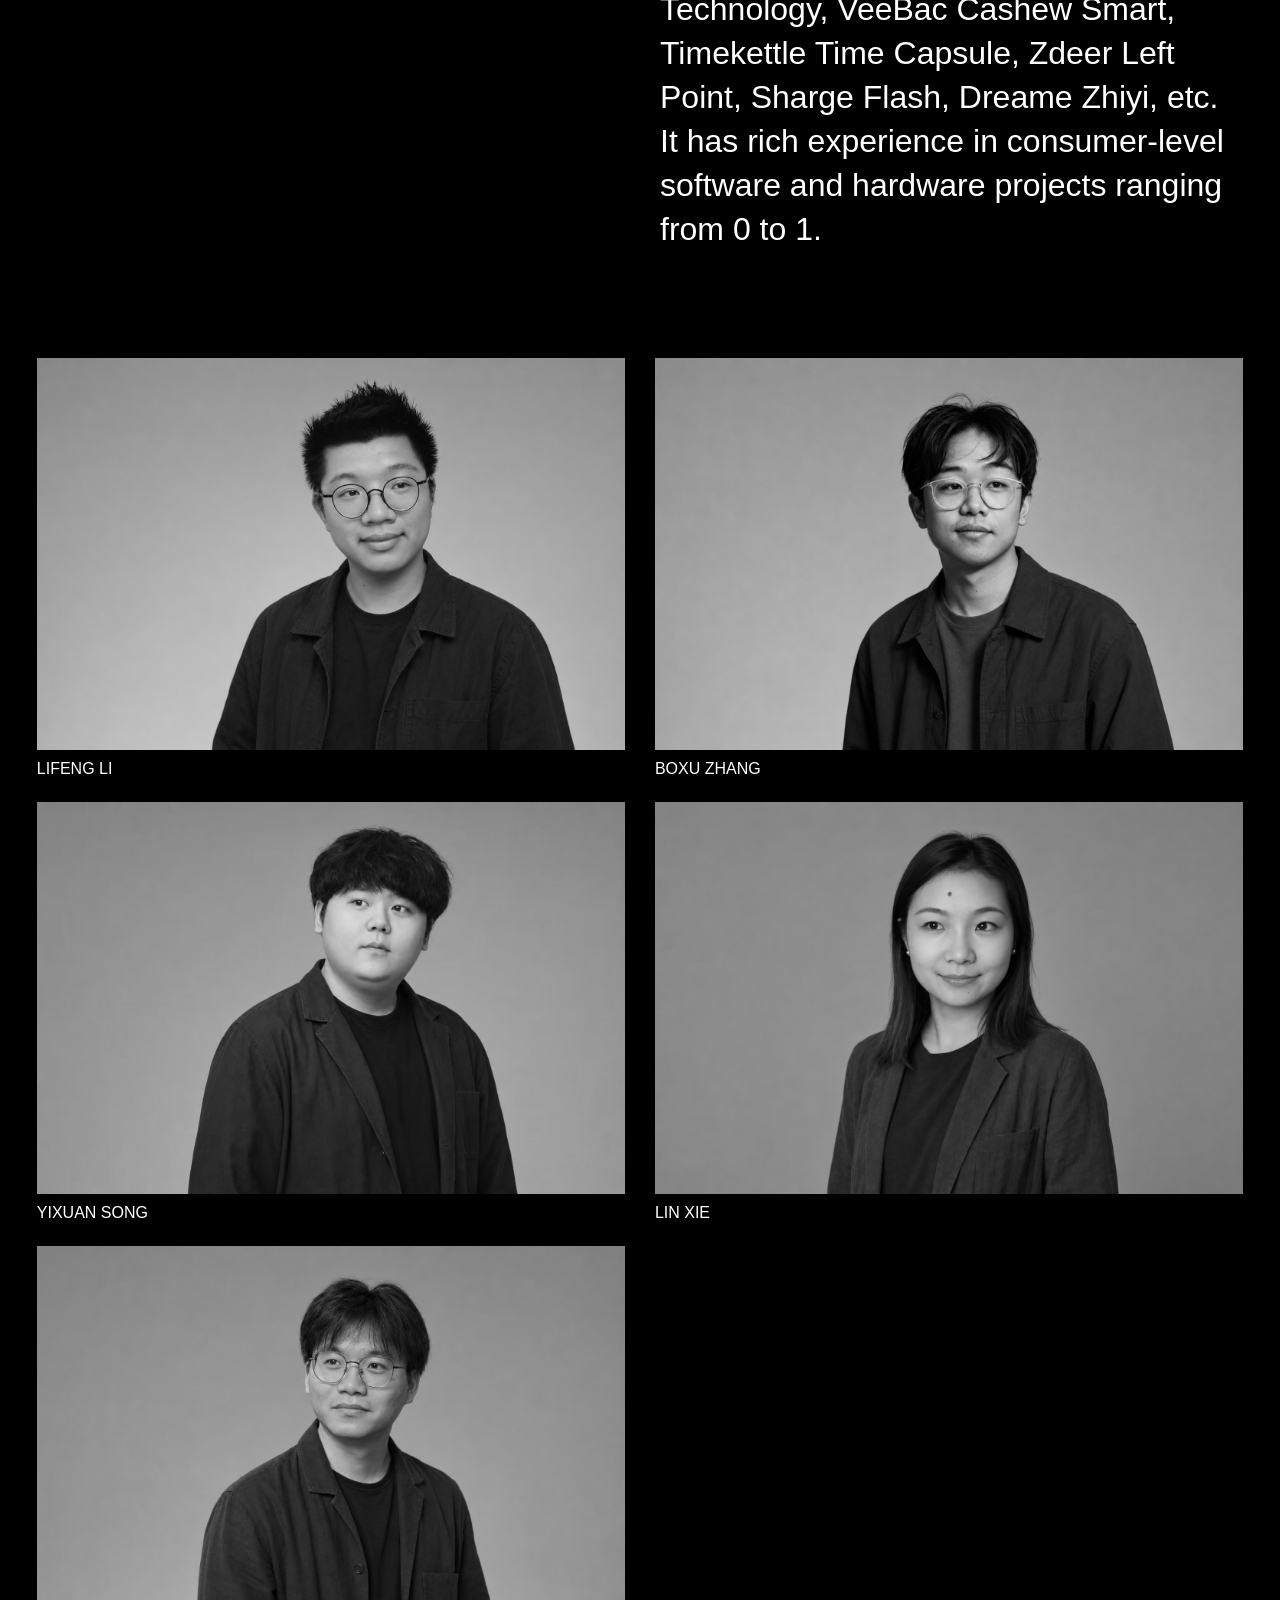
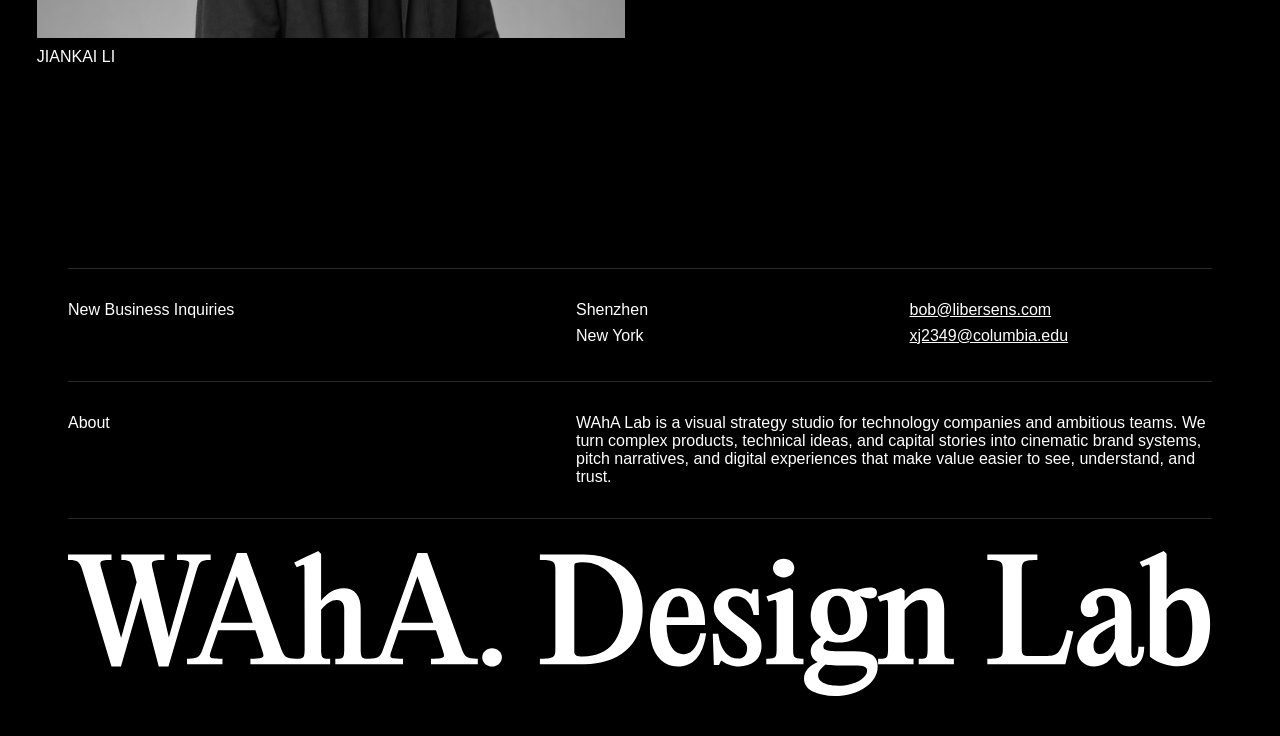
<file: team.html>
<!DOCTYPE html>
<html lang="zh-CN">

<head>
    <meta charset="UTF-8">
    <meta name="viewport" content="width=device-width, initial-scale=1.0">
    <title>Team - WAhA Lab</title>
    <link rel="stylesheet" href="style.css">
</head>

<body class="team-body">
    <nav class="navbar">
        <div class="navbar-container">
            <div class="navbar-content">
                <a href="index.html" class="logo-link" aria-label="WAhA Lab home">
                    <img src="assets/logo.svg" alt="WAhA Lab Logo" class="logo">
                </a>

                <div class="navbar-center">
                    <div class="navbar-center-wrapper">
                        <a href="work.html" class="nav-link nav-work">Work</a>
                        <a href="team.html" class="nav-link nav-team is-active">Team</a>
                    </div>
                </div>

                <div class="navbar-right">
                    <a href="mailto:naila1228w@gmail.com" class="nav-contact">Contact</a>
                </div>
            </div>
        </div>
    </nav>

    <main class="team-page team-page-figma">
        <section class="team-media-hero" aria-label="WAhA Lab team portrait"></section>

        <section class="team-partners" aria-labelledby="team-partners-title">
            <h1 id="team-partners-title" class="team-partners-title">TEAM</h1>
            <div class="team-partners-copy">
                <p>The design studio WAhA Design Lab is a cutting-edge design investment institution, with its headquarters located in Bao'an District, Shenzhen. It focuses on AI intelligent hardware, cross-border e-commerce, and the female consumer market. Its cooperation clients include Pawswing Orange Cat Universe, Moonlex Dream Innovation, WooGoods Fengling Technology, SiiPet Lingyu Technology, VeeBac Cashew Smart, Timekettle Time Capsule, Zdeer Left Point, Sharge Flash, Dreame Zhiyi, etc. It has rich experience in consumer-level software and hardware projects ranging from 0 to 1.</p>
            </div>
        </section>

        <section class="team-member-grid" aria-label="Partners">
            <figure class="team-member">
                <a href="team-member.html?member=lifeng-li" class="team-member-link">
                    <img src="assets/team-lifeng-li.jpg" alt="Lifeng Li" class="team-member-image">
                    <figcaption class="team-member-name">LIFENG LI</figcaption>
                </a>
            </figure>
            <figure class="team-member">
                <a href="team-member.html?member=boxu-zhang" class="team-member-link">
                    <img src="assets/team-boxu-zhang.jpg" alt="Boxu Zhang" class="team-member-image">
                    <figcaption class="team-member-name">BOXU ZHANG</figcaption>
                </a>
            </figure>
            <figure class="team-member">
                <a href="team-member.html?member=yixuan-song" class="team-member-link">
                    <img src="assets/team-yixuan-song.jpg" alt="Yixuan Song" class="team-member-image">
                    <figcaption class="team-member-name">YIXUAN SONG</figcaption>
                </a>
            </figure>
            <figure class="team-member">
                <a href="team-member.html?member=lin-xie" class="team-member-link">
                    <img src="assets/team-lin-xie.jpg" alt="Lin Xie" class="team-member-image">
                    <figcaption class="team-member-name">LIN XIE</figcaption>
                </a>
            </figure>
            <figure class="team-member">
                <a href="team-member.html?member=jiankai-li" class="team-member-link">
                    <img src="assets/team-jiankai-li.jpg" alt="Jiankai Li" class="team-member-image">
                    <figcaption class="team-member-name">JIANKAI LI</figcaption>
                </a>
            </figure>
        </section>

        <footer class="footer team-footer">
            <div class="footer-section">
                <div class="footer-divider"></div>
                <div class="footer-row">
                    <div class="footer-left">
                        <div class="footer-label">New Business Inquiries</div>
                    </div>
                    <div class="footer-right">
                        <div class="footer-locations">
                            <div class="footer-location">Shenzhen</div>
                            <div class="footer-location">New York</div>
                        </div>
                        <div class="footer-emails">
                            <a href="mailto:bob@libersens.com" class="footer-email">bob@libersens.com</a>
                            <a href="mailto:xj2349@columbia.edu" class="footer-email">xj2349@columbia.edu</a>
                        </div>
                    </div>
                </div>
                <div class="footer-divider"></div>
                <div class="footer-row">
                    <div class="footer-left">
                        <div class="footer-label">About</div>
                    </div>
                    <div class="footer-right">
                        <div class="footer-about">
                            <p>WAhA Lab is a visual strategy studio for technology companies and ambitious teams. We
                                turn complex products, technical ideas, and capital stories into cinematic brand
                                systems, pitch narratives, and digital experiences that make value easier to see,
                                understand, and trust.</p>
                        </div>
                    </div>
                </div>
                <div class="footer-divider"></div>
                <div class="footer-logo">
                    <img src="assets/logo.svg" alt="Footer Logo" class="footer-logo-img">
                </div>
            </div>
        </footer>
    </main>

    <script src="script.js"></script>
</body>

</html>
</file>
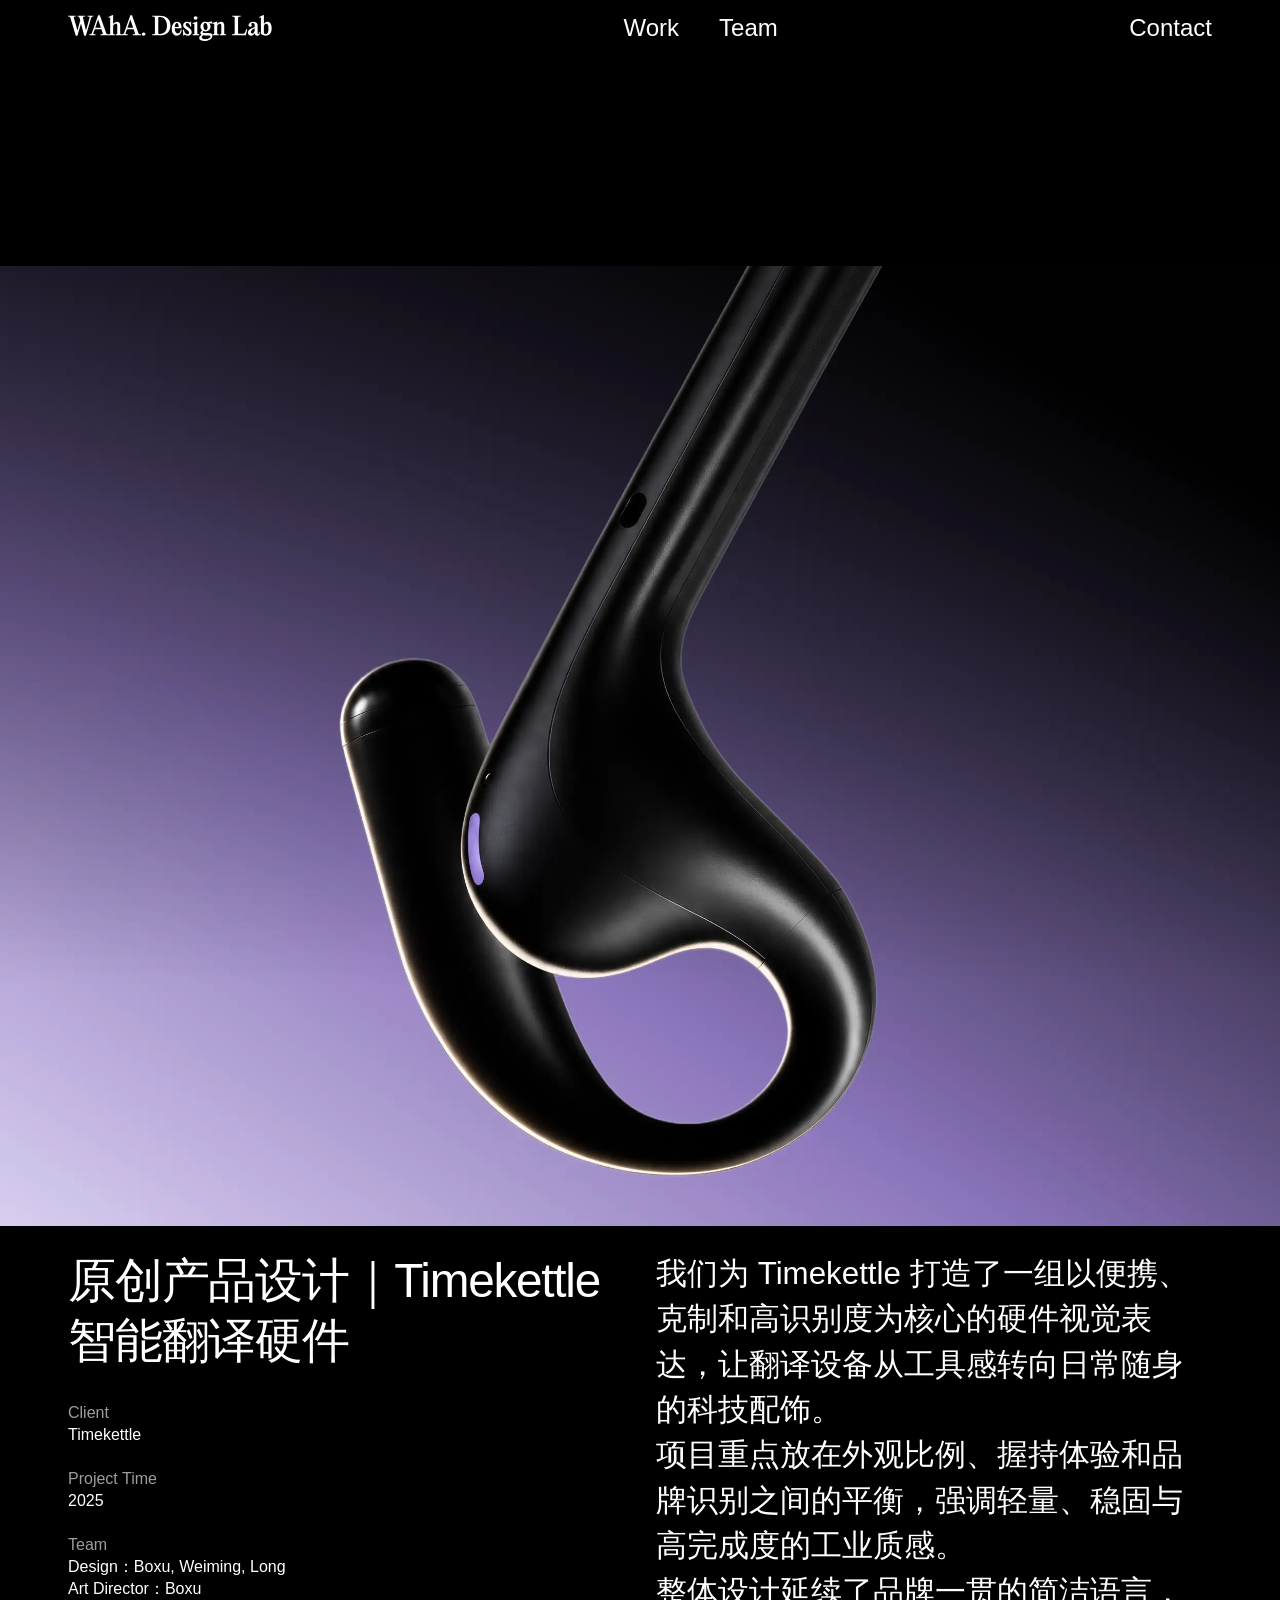
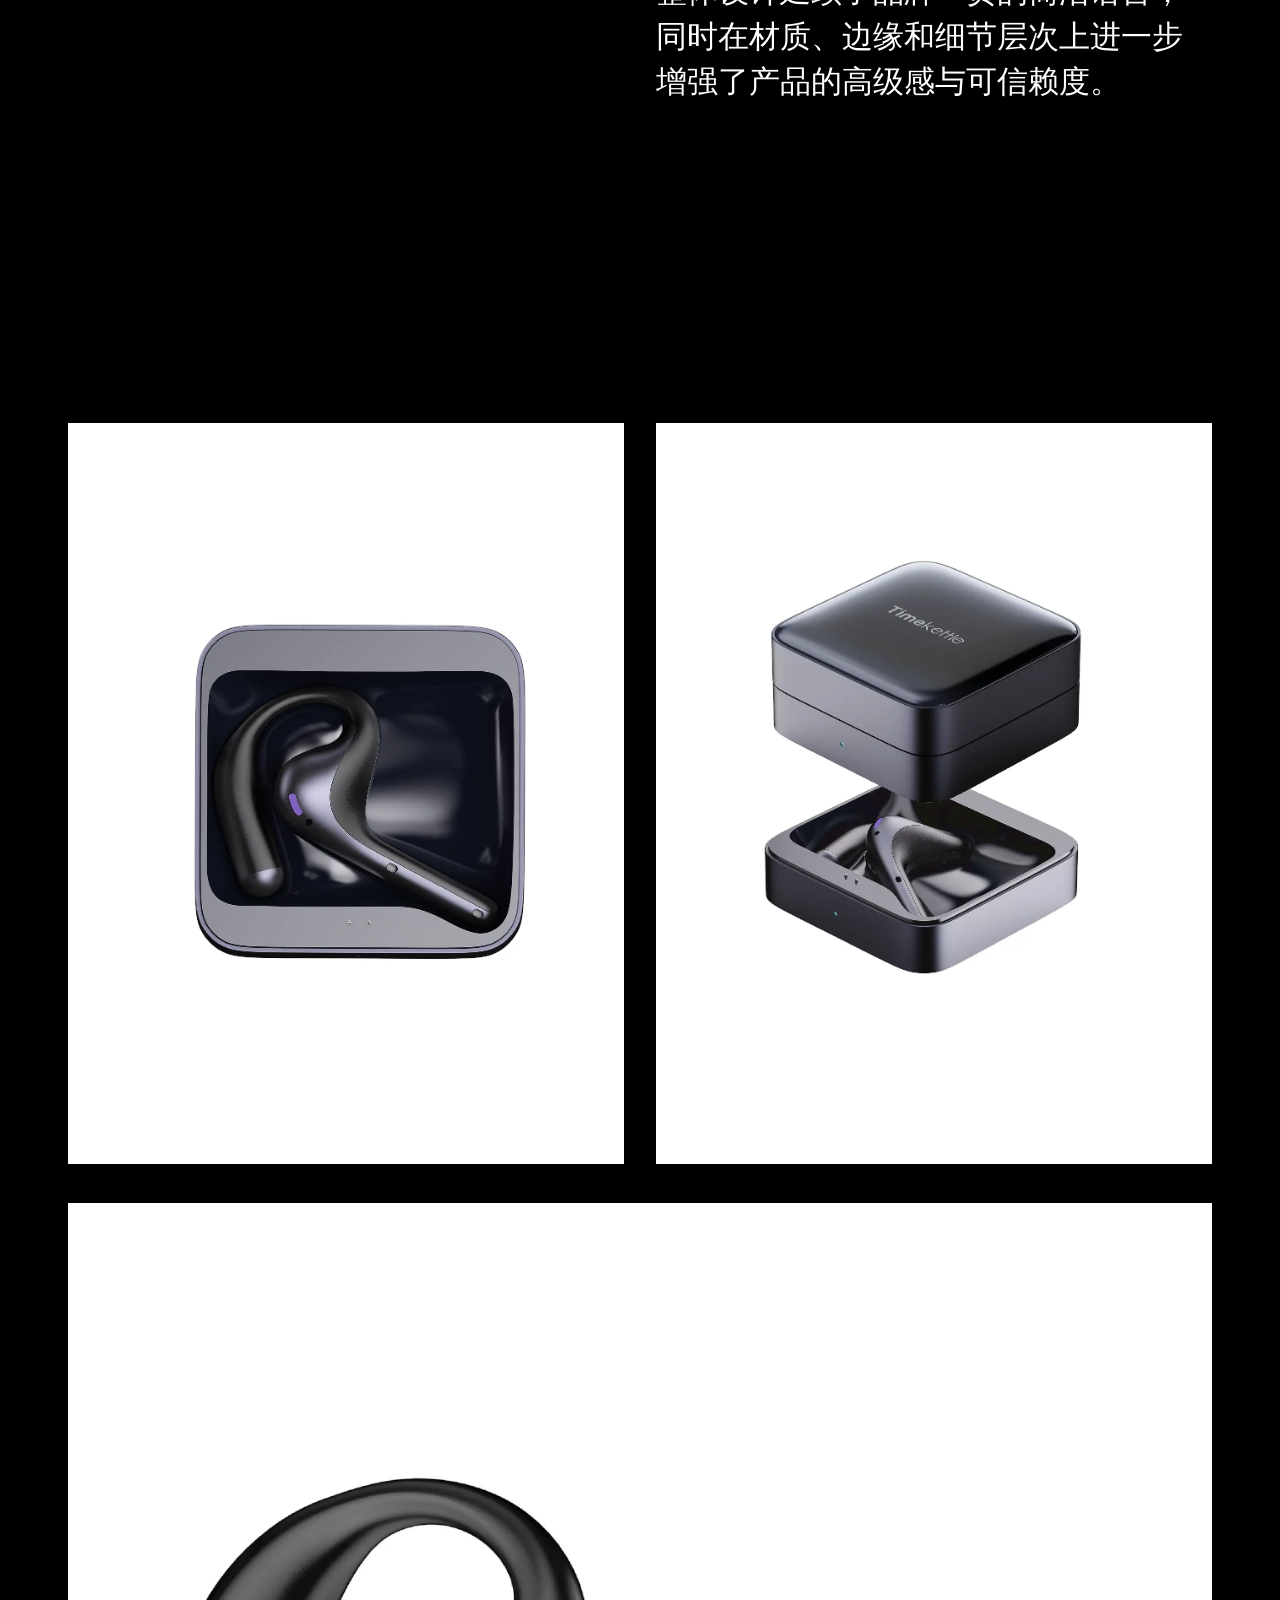
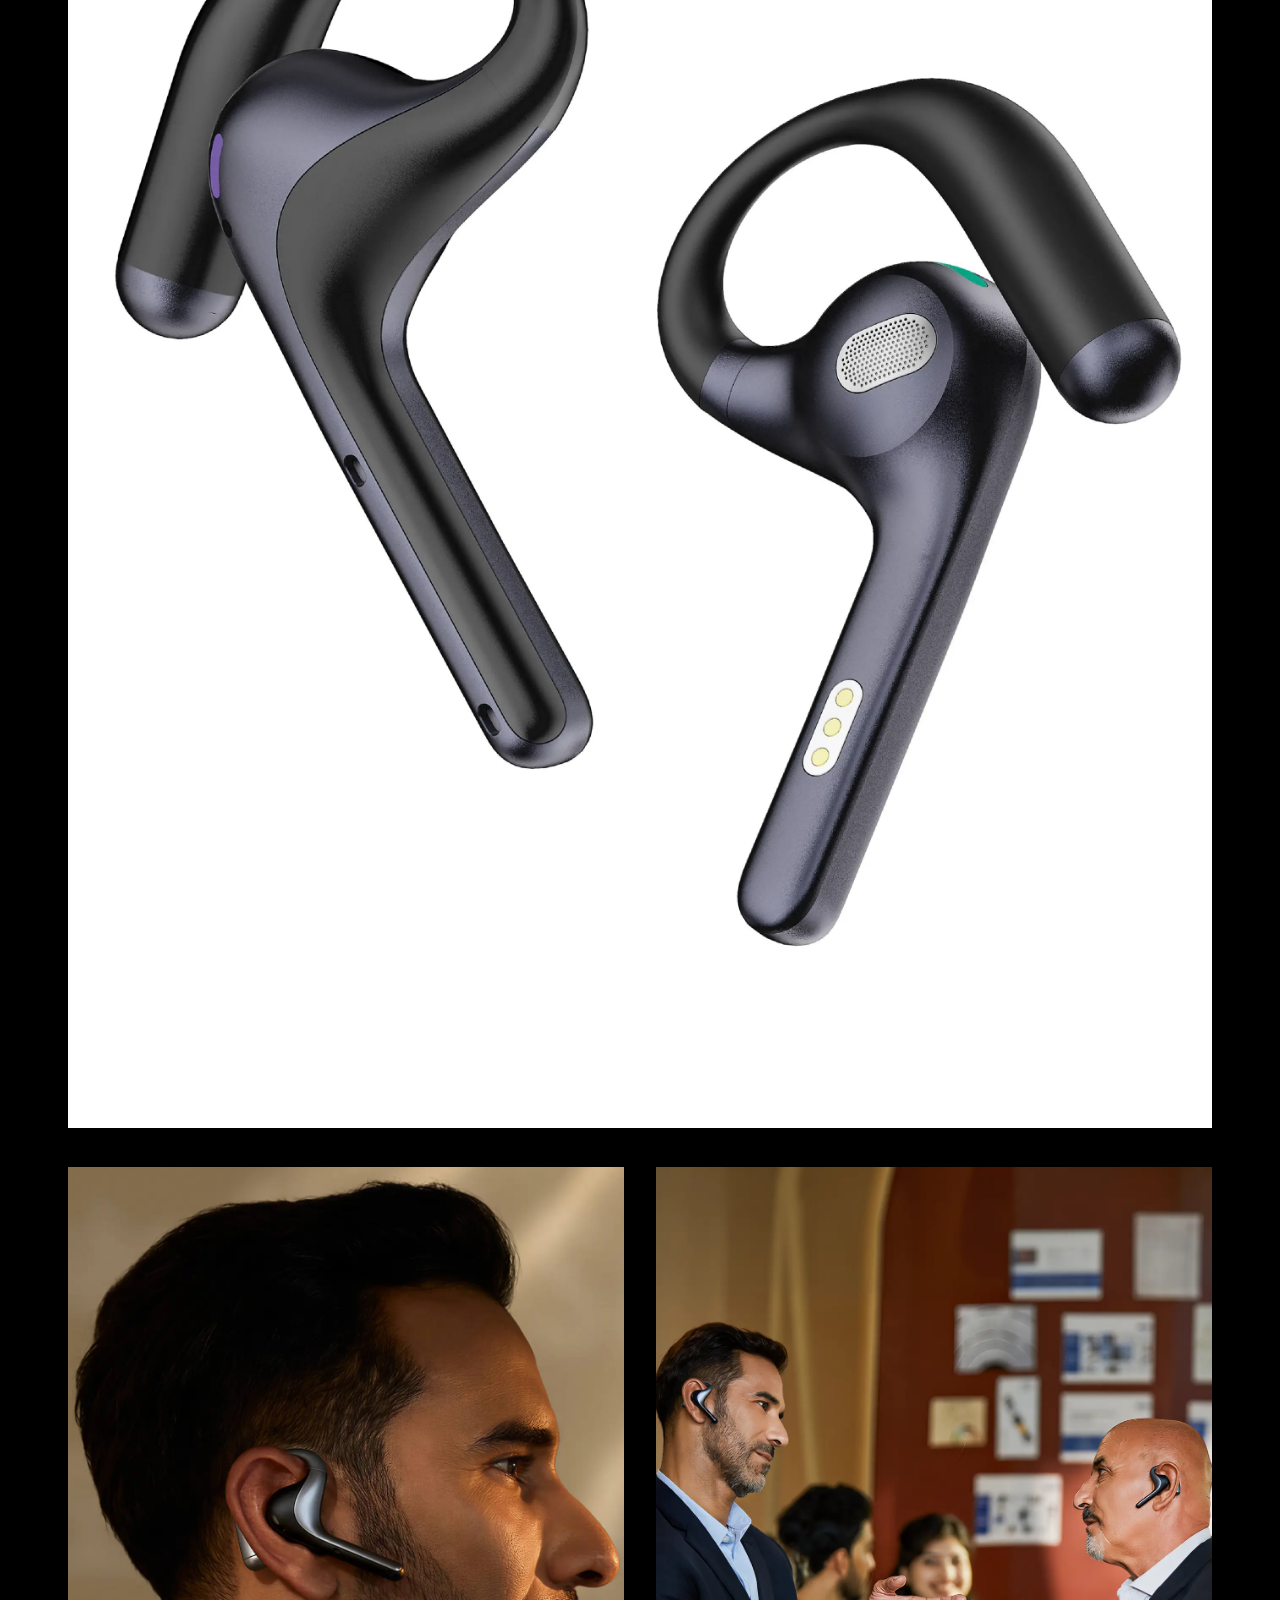
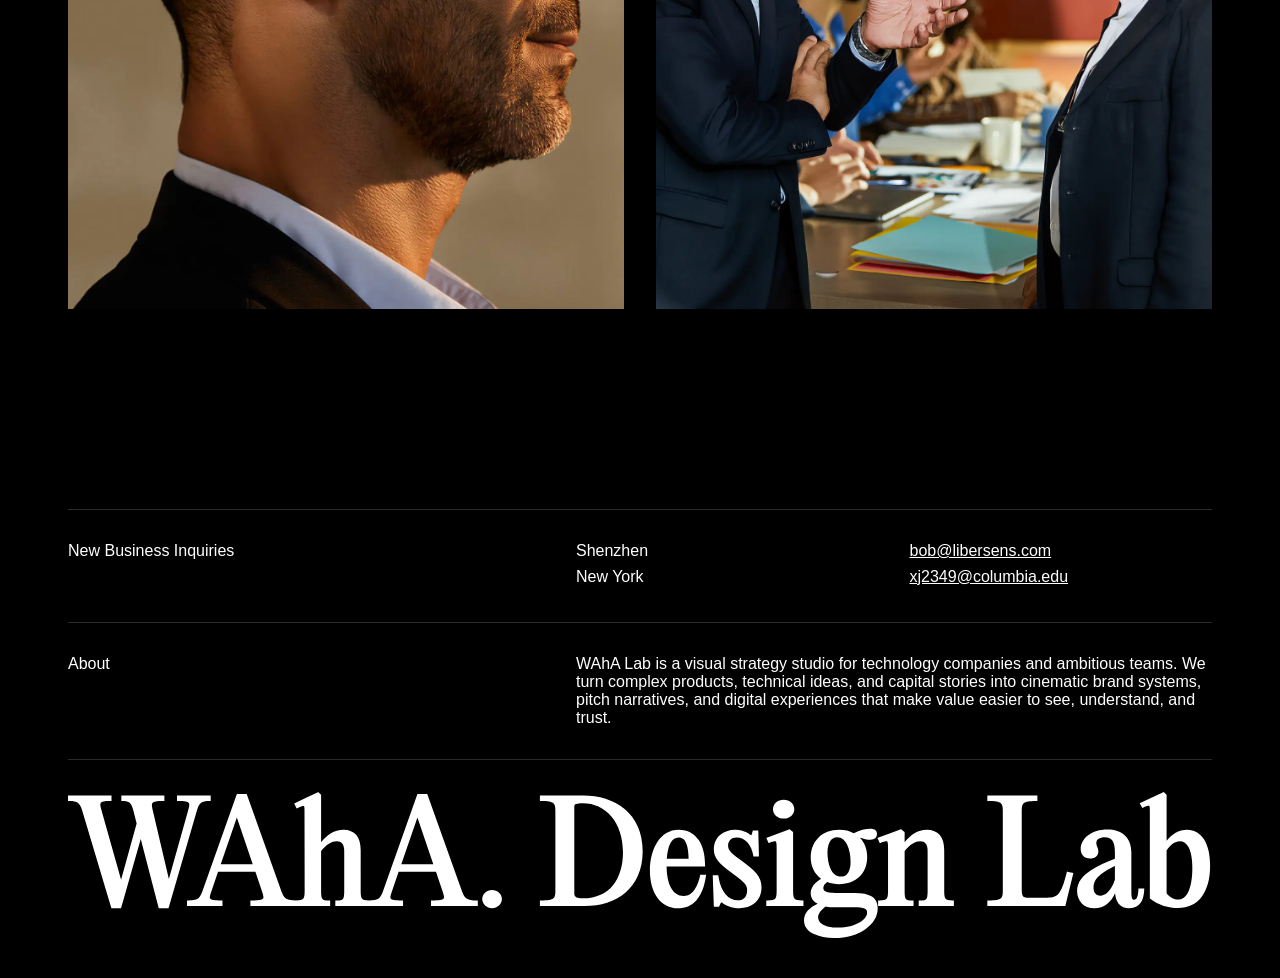
<file: timekettle.html>
<!DOCTYPE html>
<html lang="zh-CN">

<head>
    <meta charset="UTF-8">
    <meta name="viewport" content="width=device-width, initial-scale=1.0">
    <title>Timekettle 时空壶 - WAhA Lab</title>
    <link rel="stylesheet" href="style.css">
</head>

<body class="case-body">
    <header class="case-header">
        <div class="case-header-inner">
            <a href="index.html" class="case-logo" aria-label="WAhA Lab home">
                <img src="assets/logo.svg" alt="WAhA Lab Logo">
            </a>
            <nav class="case-nav" aria-label="Primary">
                <a href="work.html">Work</a>
                <a href="team.html">Team</a>
            </nav>
            <a href="mailto:naila1228w@gmail.com" class="case-contact">Contact</a>
        </div>
    </header>

    <main class="case-page case-page-timekettle">
        <section class="case-hero">
            <img src="assets/case-images/timekettle/timekettle-00.webp" alt="Timekettle translation device close-up" class="case-hero-image">
        </section>

        <section class="case-intro">
            <div class="case-intro-main">
                <h1>原创产品设计｜Timekettle 智能翻译硬件</h1>
                <dl class="case-meta">
                    <div>
                        <dt>Client</dt>
                        <dd>Timekettle</dd>
                    </div>
                    <div>
                        <dt>Project Time</dt>
                        <dd>2025</dd>
                    </div>
                    <div>
                        <dt>Team</dt>
                        <dd>Design：Boxu, Weiming, Long<br>Art Director：Boxu</dd>
                    </div>
                </dl>
            </div>
            <div class="case-intro-copy">
                <p>我们为 Timekettle 打造了一组以便携、克制和高识别度为核心的硬件视觉表达，让翻译设备从工具感转向日常随身的科技配饰。</p>
                <p>项目重点放在外观比例、握持体验和品牌识别之间的平衡，强调轻量、稳固与高完成度的工业质感。</p>
                <p>整体设计延续了品牌一贯的简洁语言，同时在材质、边缘和细节层次上进一步增强了产品的高级感与可信赖度。</p>
            </div>
        </section>

        <section class="case-media-stack">
            <div class="case-media-row">
                <figure class="case-media case-media-portrait case-media-white">
                    <img src="assets/case-images/timekettle/timekettle-01.webp" alt="Timekettle device front and back view">
                </figure>
                <figure class="case-media case-media-portrait case-media-black">
                    <img src="assets/case-images/timekettle/timekettle-02.webp" alt="Timekettle device close-up in purple scene">
                </figure>
            </div>

            <figure class="case-media case-media-wide case-media-black">
                <img src="assets/case-images/timekettle/timekettle-03.webp" alt="Timekettle device hero close-up">
            </figure>

            <div class="case-media-row">
                <figure class="case-media case-media-portrait case-media-white">
                    <img src="assets/case-images/timekettle/timekettle-04.webp" alt="Timekettle device detailed product shot">
                </figure>
                <figure class="case-media case-media-portrait case-media-black">
                    <img src="assets/case-images/timekettle/timekettle-05.webp" alt="Timekettle product detail">
                </figure>
            </div>

        </section>

        <footer class="footer case-footer">
            <div class="footer-section">
                <div class="footer-divider"></div>
                <div class="footer-row">
                    <div class="footer-left">
                        <div class="footer-label">New Business Inquiries</div>
                    </div>
                    <div class="footer-right">
                        <div class="footer-locations">
                            <div class="footer-location">Shenzhen</div>
                            <div class="footer-location">New York</div>
                        </div>
                        <div class="footer-emails">
                            <a href="mailto:bob@libersens.com" class="footer-email">bob@libersens.com</a>
                            <a href="mailto:xj2349@columbia.edu" class="footer-email">xj2349@columbia.edu</a>
                        </div>
                    </div>
                </div>
                <div class="footer-divider"></div>
                <div class="footer-row">
                    <div class="footer-left">
                        <div class="footer-label">About</div>
                    </div>
                    <div class="footer-right">
                        <div class="footer-about">
                            <p>WAhA Lab is a visual strategy studio for technology companies and ambitious teams. We
                                turn complex products, technical ideas, and capital stories into cinematic brand
                                systems, pitch narratives, and digital experiences that make value easier to see,
                                understand, and trust.</p>
                        </div>
                    </div>
                </div>
                <div class="footer-divider"></div>
                <div class="footer-logo">
                    <img src="assets/logo.svg" alt="Footer Logo" class="footer-logo-img">
                </div>
            </div>
        </footer>
    </main>
</body>

</html>
</file>
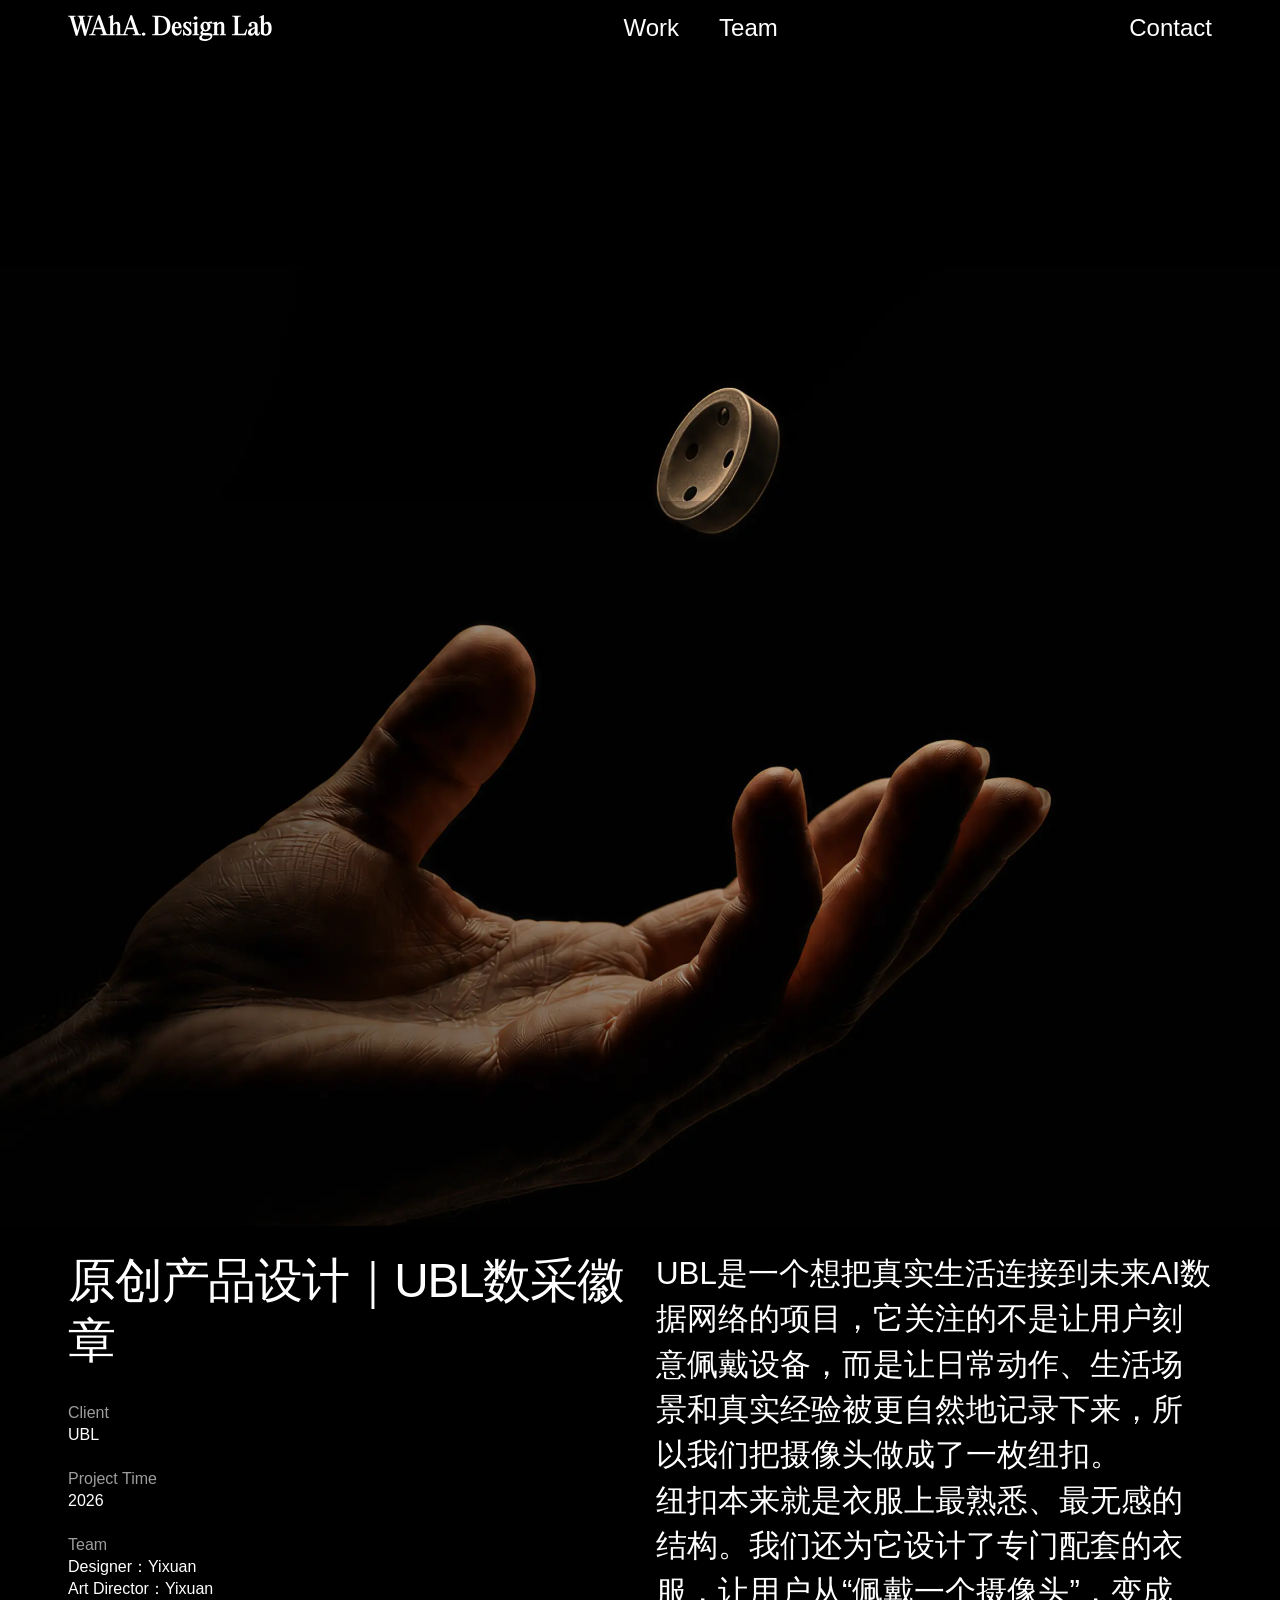
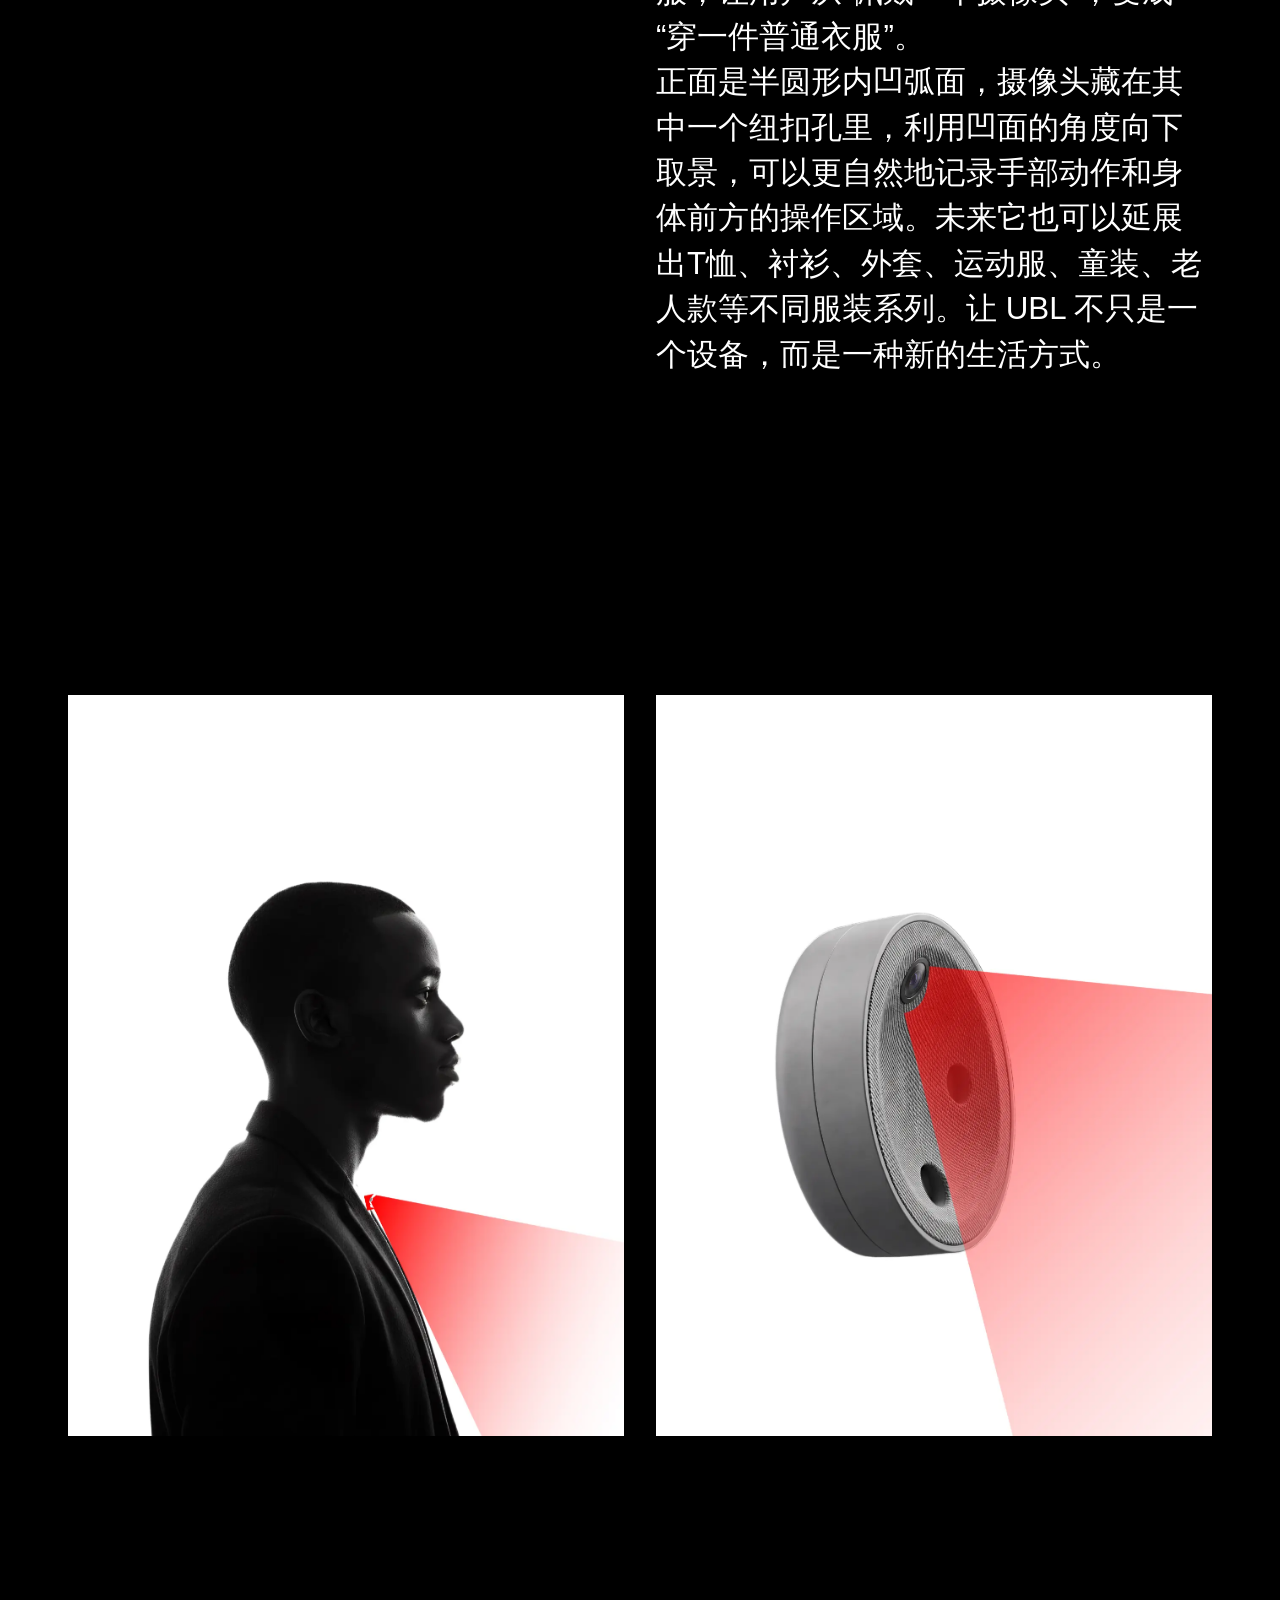
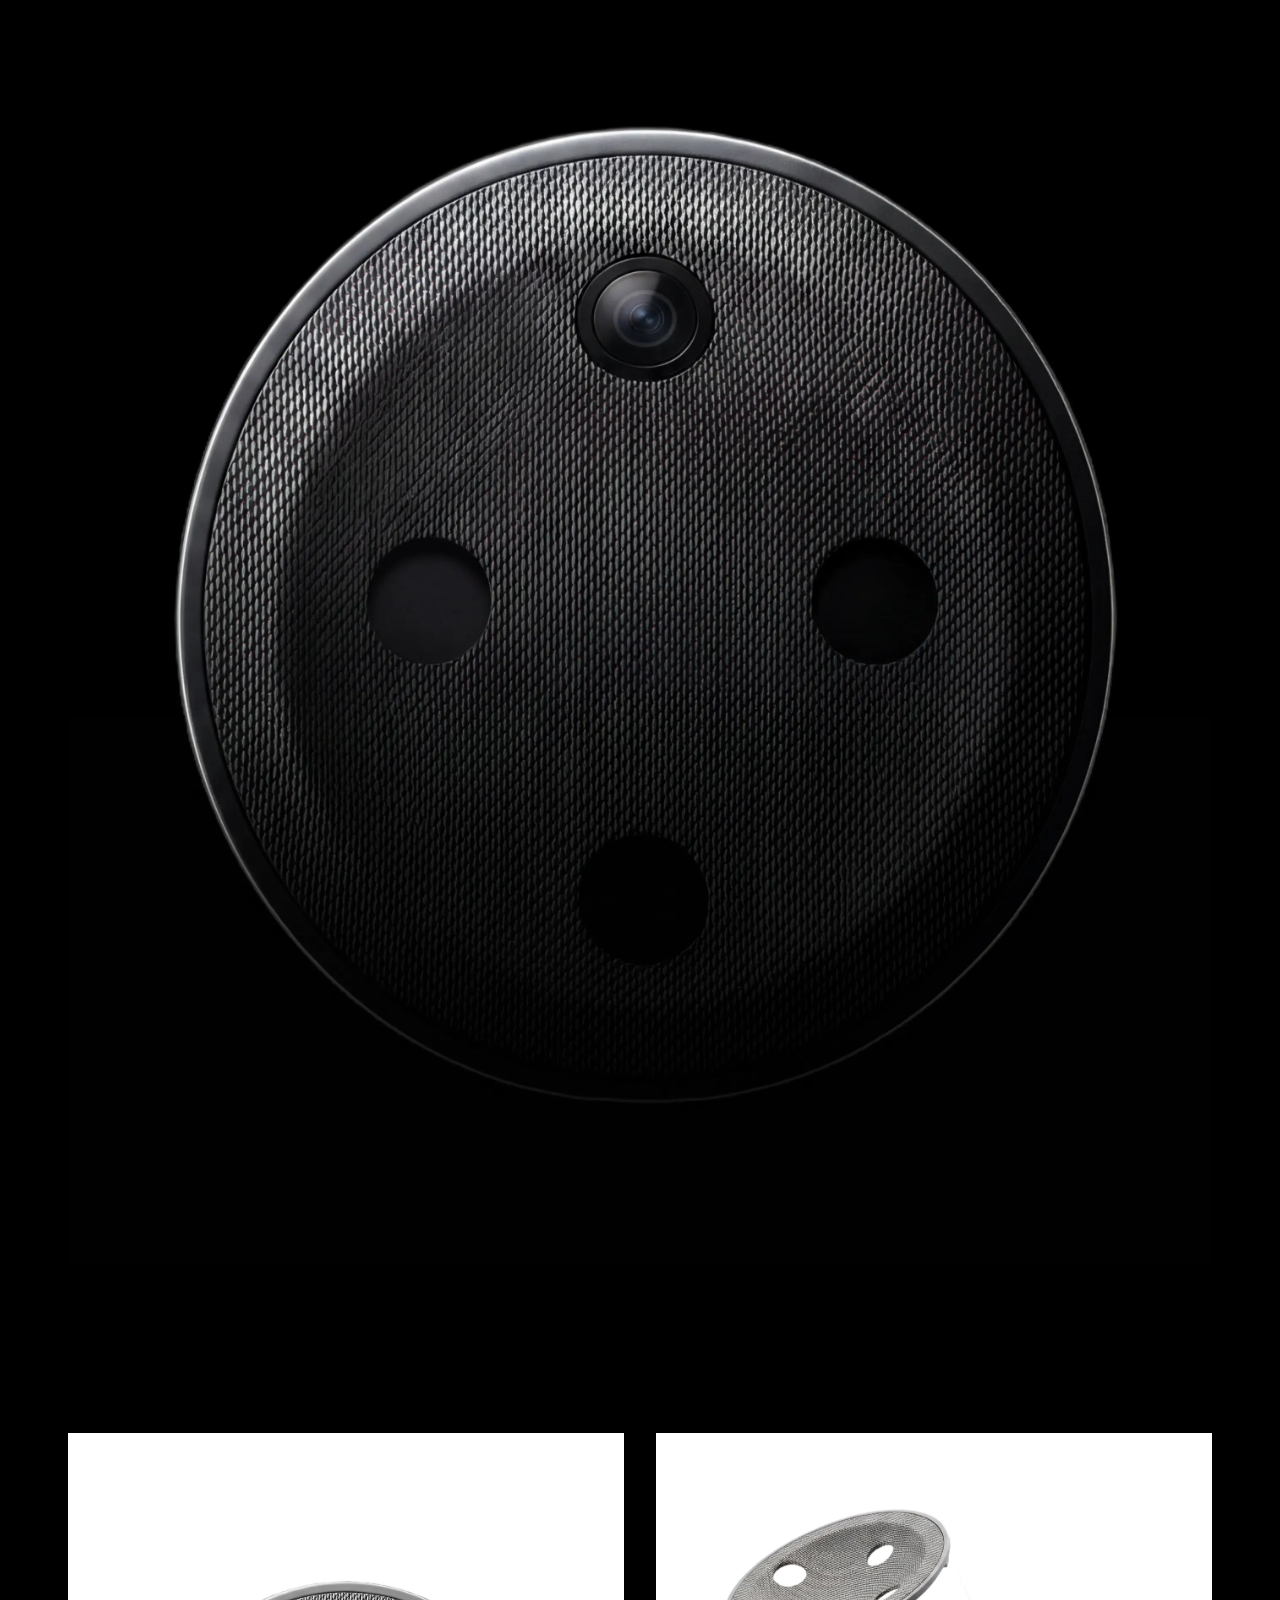
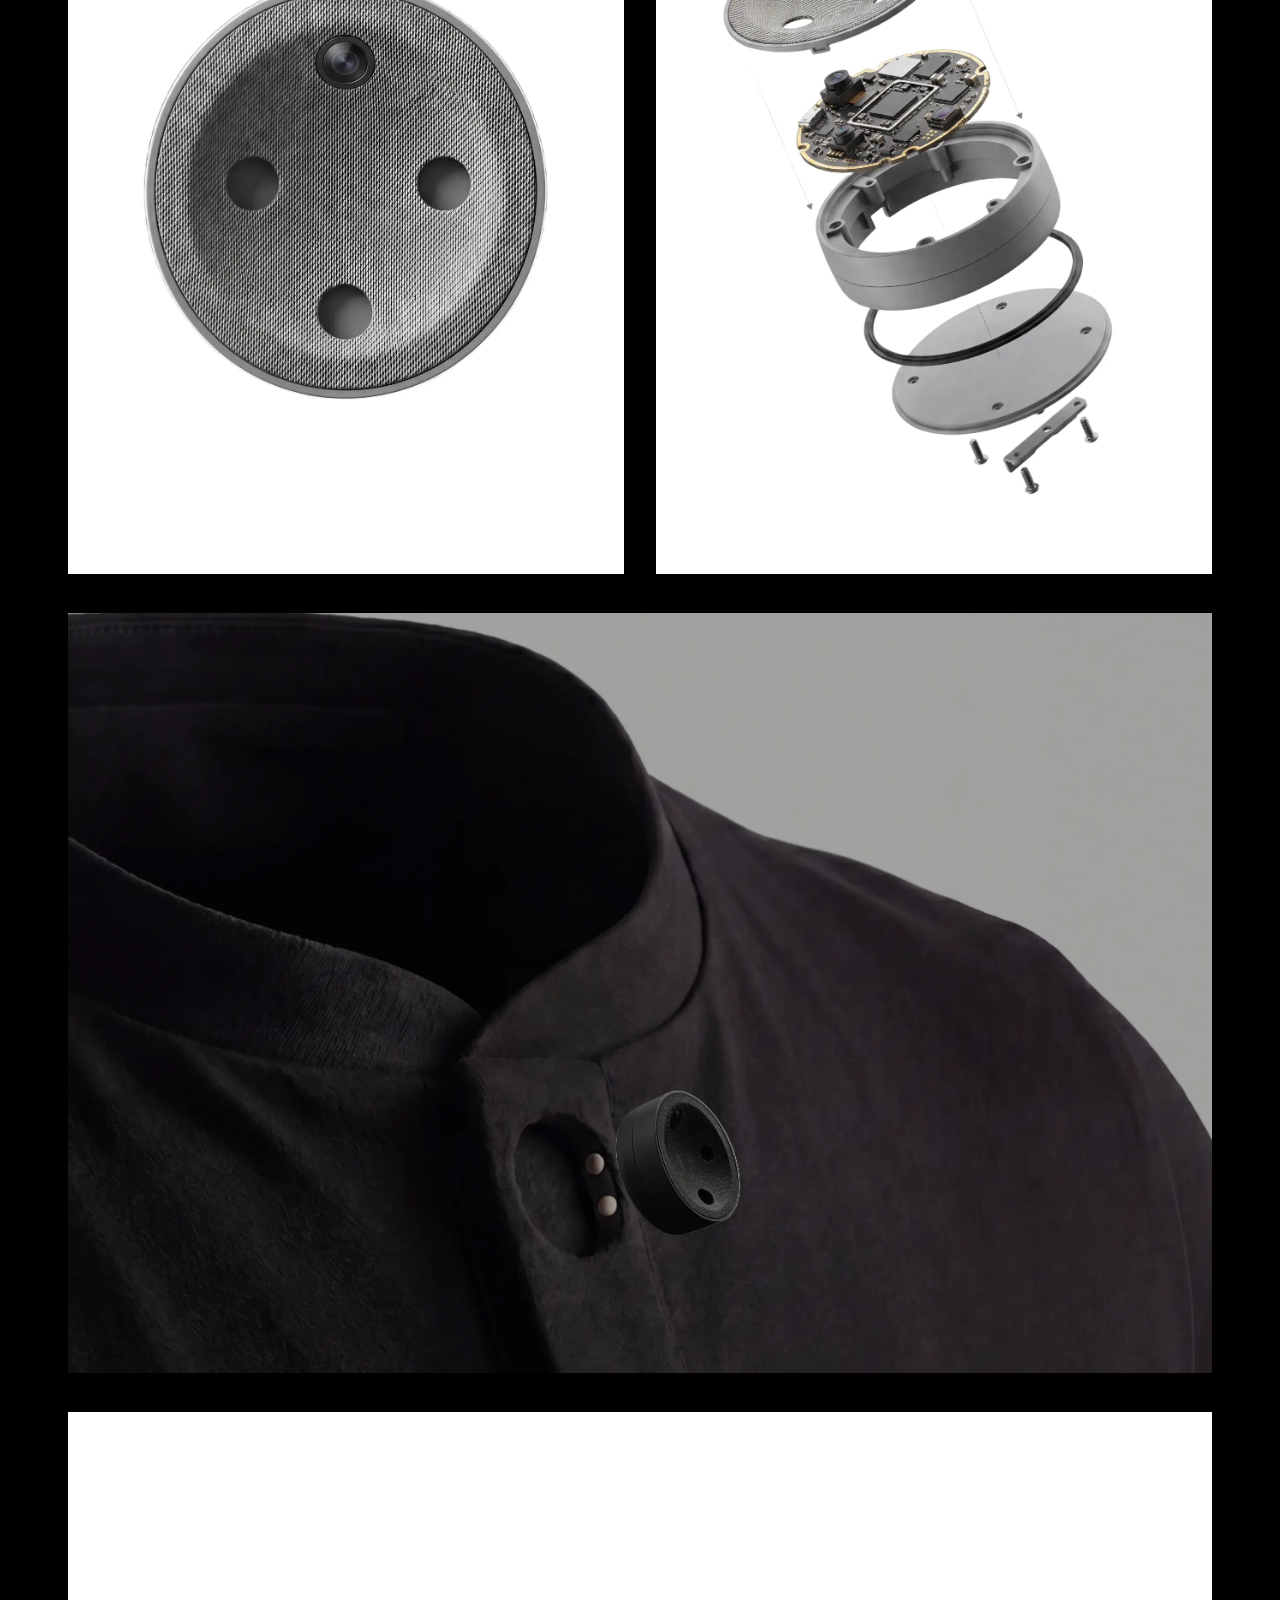
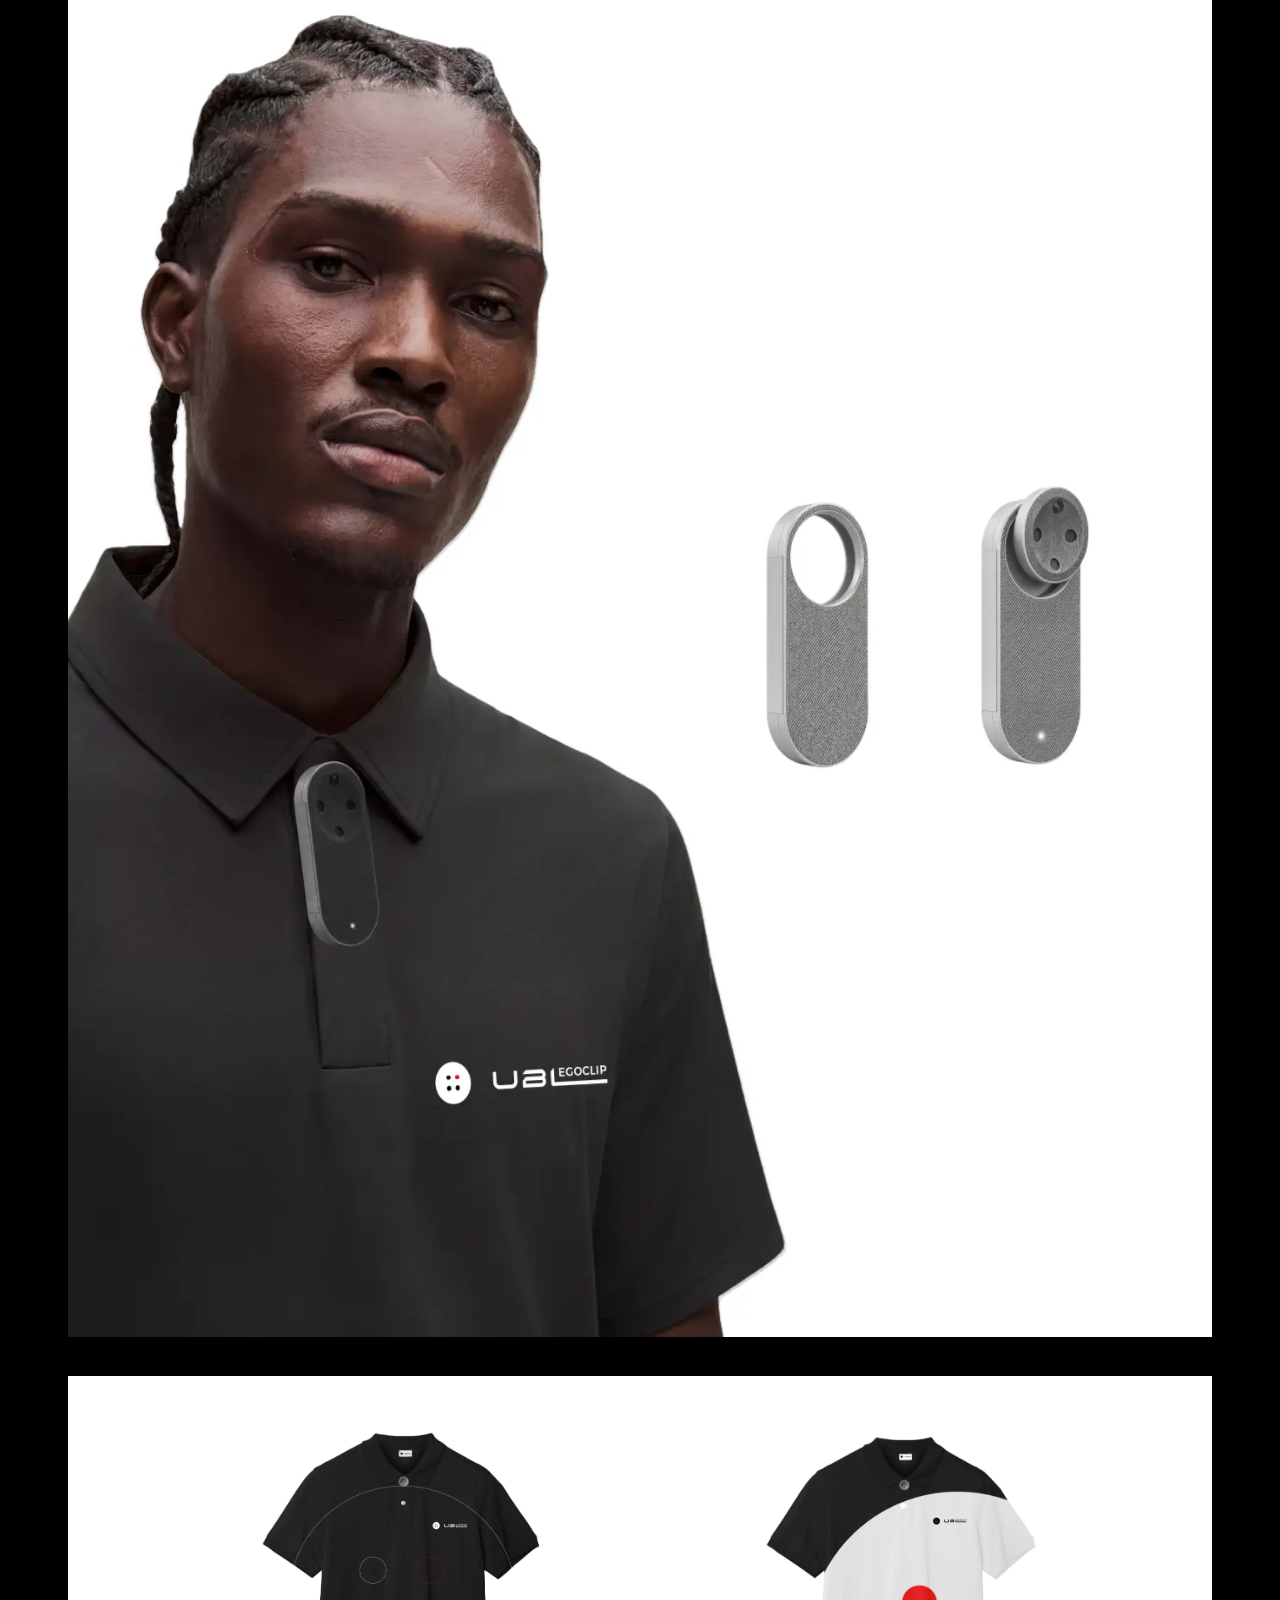
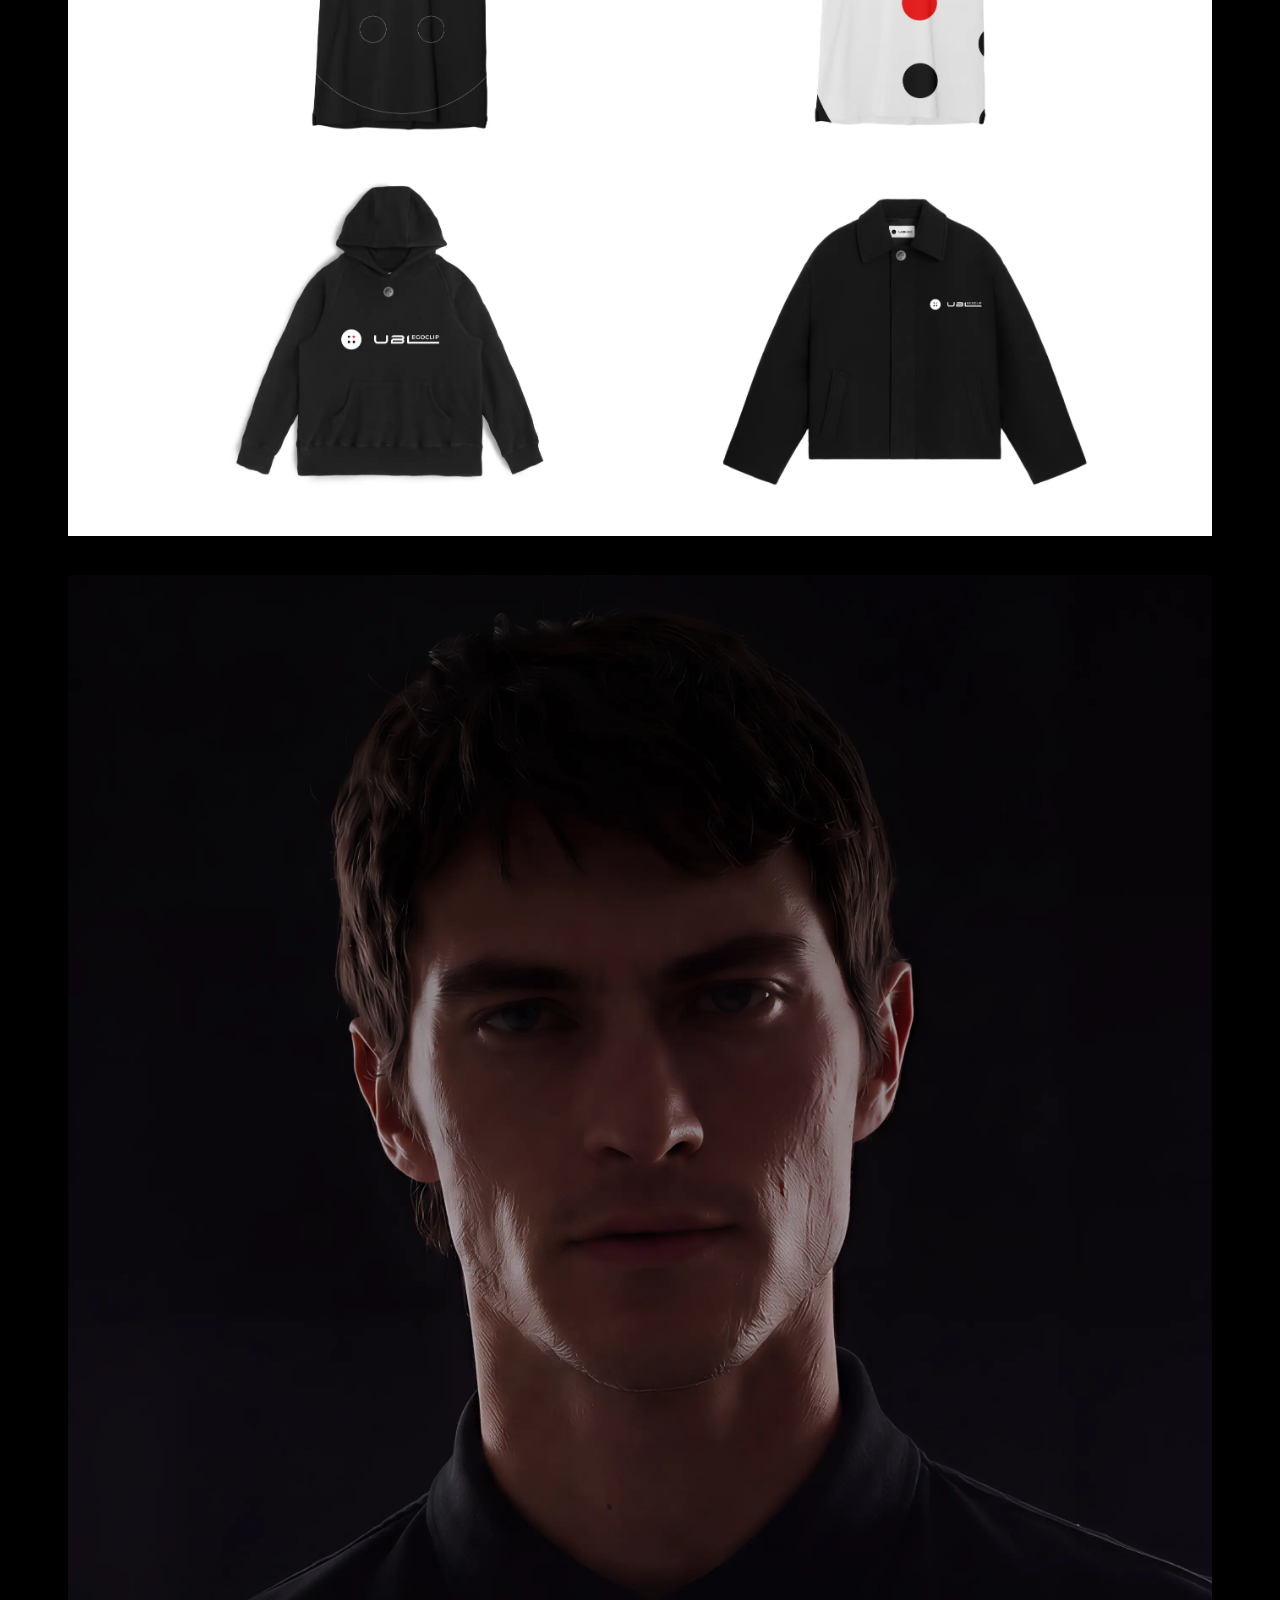
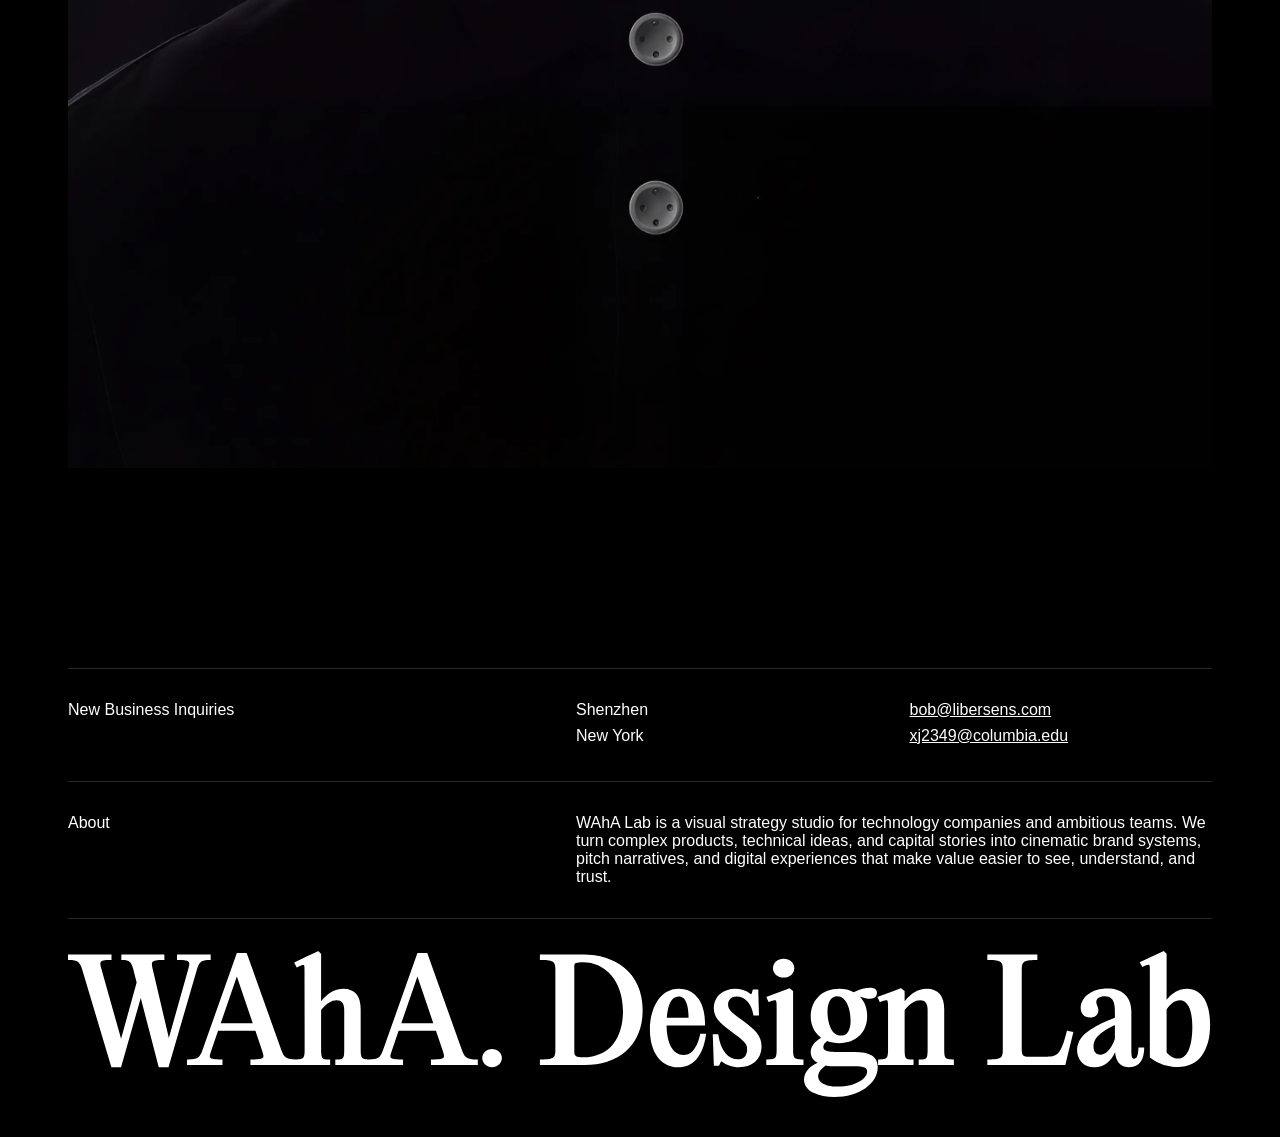
<file: ubl-egoclp.html>
<!DOCTYPE html>
<html lang="zh-CN">

<head>
    <meta charset="UTF-8">
    <meta name="viewport" content="width=device-width, initial-scale=1.0">
    <title>UBL EGOCLP - WAhA Lab</title>
    <link rel="stylesheet" href="style.css">
</head>

<body class="case-body">
    <header class="case-header">
        <div class="case-header-inner">
            <a href="index.html" class="case-logo" aria-label="WAhA Lab home">
                <img src="assets/logo.svg" alt="WAhA Lab Logo">
            </a>
            <nav class="case-nav" aria-label="Primary">
                <a href="work.html">Work</a>
                <a href="team.html">Team</a>
            </nav>
            <a href="mailto:naila1228w@gmail.com" class="case-contact">Contact</a>
        </div>
    </header>

    <main class="case-page case-page-ubl-egoclp">
        <section class="case-hero">
            <img src="assets/case-images/ublegoclp/UBL-00.webp" alt="UBL EGOCLP hand and button concept" class="case-hero-image">
        </section>

        <section class="case-intro">
            <div class="case-intro-main">
                <h1>原创产品设计｜UBL数采徽章</h1>
                <dl class="case-meta">
                    <div>
                        <dt>Client</dt>
                        <dd>UBL</dd>
                    </div>
                    <div>
                        <dt>Project Time</dt>
                        <dd>2026</dd>
                    </div>
                    <div>
                        <dt>Team</dt>
                        <dd>Designer：Yixuan<br>Art Director：Yixuan</dd>
                    </div>
                </dl>
            </div>
            <div class="case-intro-copy">
                <p>UBL是一个想把真实生活连接到未来AI数据网络的项目，它关注的不是让用户刻意佩戴设备，而是让日常动作、生活场景和真实经验被更自然地记录下来，所以我们把摄像头做成了一枚纽扣。</p>
                <p>纽扣本来就是衣服上最熟悉、最无感的结构。我们还为它设计了专门配套的衣服，让用户从“佩戴一个摄像头”，变成“穿一件普通衣服”。</p>
                <p>正面是半圆形内凹弧面，摄像头藏在其中一个纽扣孔里，利用凹面的角度向下取景，可以更自然地记录手部动作和身体前方的操作区域。未来它也可以延展出T恤、衬衫、外套、运动服、童装、老人款等不同服装系列。让 UBL 不只是一个设备，而是一种新的生活方式。</p>
            </div>
        </section>

        <section class="case-media-stack">
            <div class="case-media-row">
                <figure class="case-media case-media-portrait case-media-black">
                    <img src="assets/case-images/ublegoclp/UBL-01.webp" alt="UBL silhouette portrait">
                </figure>
                <figure class="case-media case-media-portrait case-media-black">
                    <img src="assets/case-images/ublegoclp/UBL-02.webp" alt="UBL button front and side views">
                </figure>
            </div>

            <figure class="case-media case-media-wide case-media-black">
                <img src="assets/case-images/ublegoclp/UBL-03.webp" alt="UBL exploded button assembly">
            </figure>

            <div class="case-media-row">
                <figure class="case-media case-media-portrait case-media-contain case-media-white">
                    <img src="assets/case-images/ublegoclp/UBL-04.webp" alt="UBL button standalone detail">
                </figure>
                <figure class="case-media case-media-portrait case-media-black">
                    <img src="assets/case-images/ublegoclp/UBL-05.webp" alt="UBL button exploded view">
                </figure>
            </div>

            <figure class="case-media case-media-wide case-media-white">
                <img src="assets/case-images/ublegoclp/UBL-06.webp" alt="UBL black shirt with button camera">
            </figure>

            <figure class="case-media case-media-wide case-media-black">
                <img src="assets/case-images/ublegoclp/UBL-07.webp" alt="UBL silhouette detail">
            </figure>

            <figure class="case-media case-media-wide case-media-black">
                <img src="assets/case-images/ublegoclp/UBL-08.webp" alt="UBL clothing concept set">
            </figure>

            <figure class="case-media case-media-final case-media-black">
                <img src="assets/case-images/ublegoclp/UBL-09.webp" alt="UBL portrait with camera module">
            </figure>
        </section>

        <footer class="footer case-footer">
            <div class="footer-section">
                <div class="footer-divider"></div>
                <div class="footer-row">
                    <div class="footer-left">
                        <div class="footer-label">New Business Inquiries</div>
                    </div>
                    <div class="footer-right">
                        <div class="footer-locations">
                            <div class="footer-location">Shenzhen</div>
                            <div class="footer-location">New York</div>
                        </div>
                        <div class="footer-emails">
                            <a href="mailto:bob@libersens.com" class="footer-email">bob@libersens.com</a>
                            <a href="mailto:xj2349@columbia.edu" class="footer-email">xj2349@columbia.edu</a>
                        </div>
                    </div>
                </div>
                <div class="footer-divider"></div>
                <div class="footer-row">
                    <div class="footer-left">
                        <div class="footer-label">About</div>
                    </div>
                    <div class="footer-right">
                        <div class="footer-about">
                            <p>WAhA Lab is a visual strategy studio for technology companies and ambitious teams. We
                                turn complex products, technical ideas, and capital stories into cinematic brand
                                systems, pitch narratives, and digital experiences that make value easier to see,
                                understand, and trust.</p>
                        </div>
                    </div>
                </div>
                <div class="footer-divider"></div>
                <div class="footer-logo">
                    <img src="assets/logo.svg" alt="Footer Logo" class="footer-logo-img">
                </div>
            </div>
        </footer>
    </main>
</body>

</html>
</file>
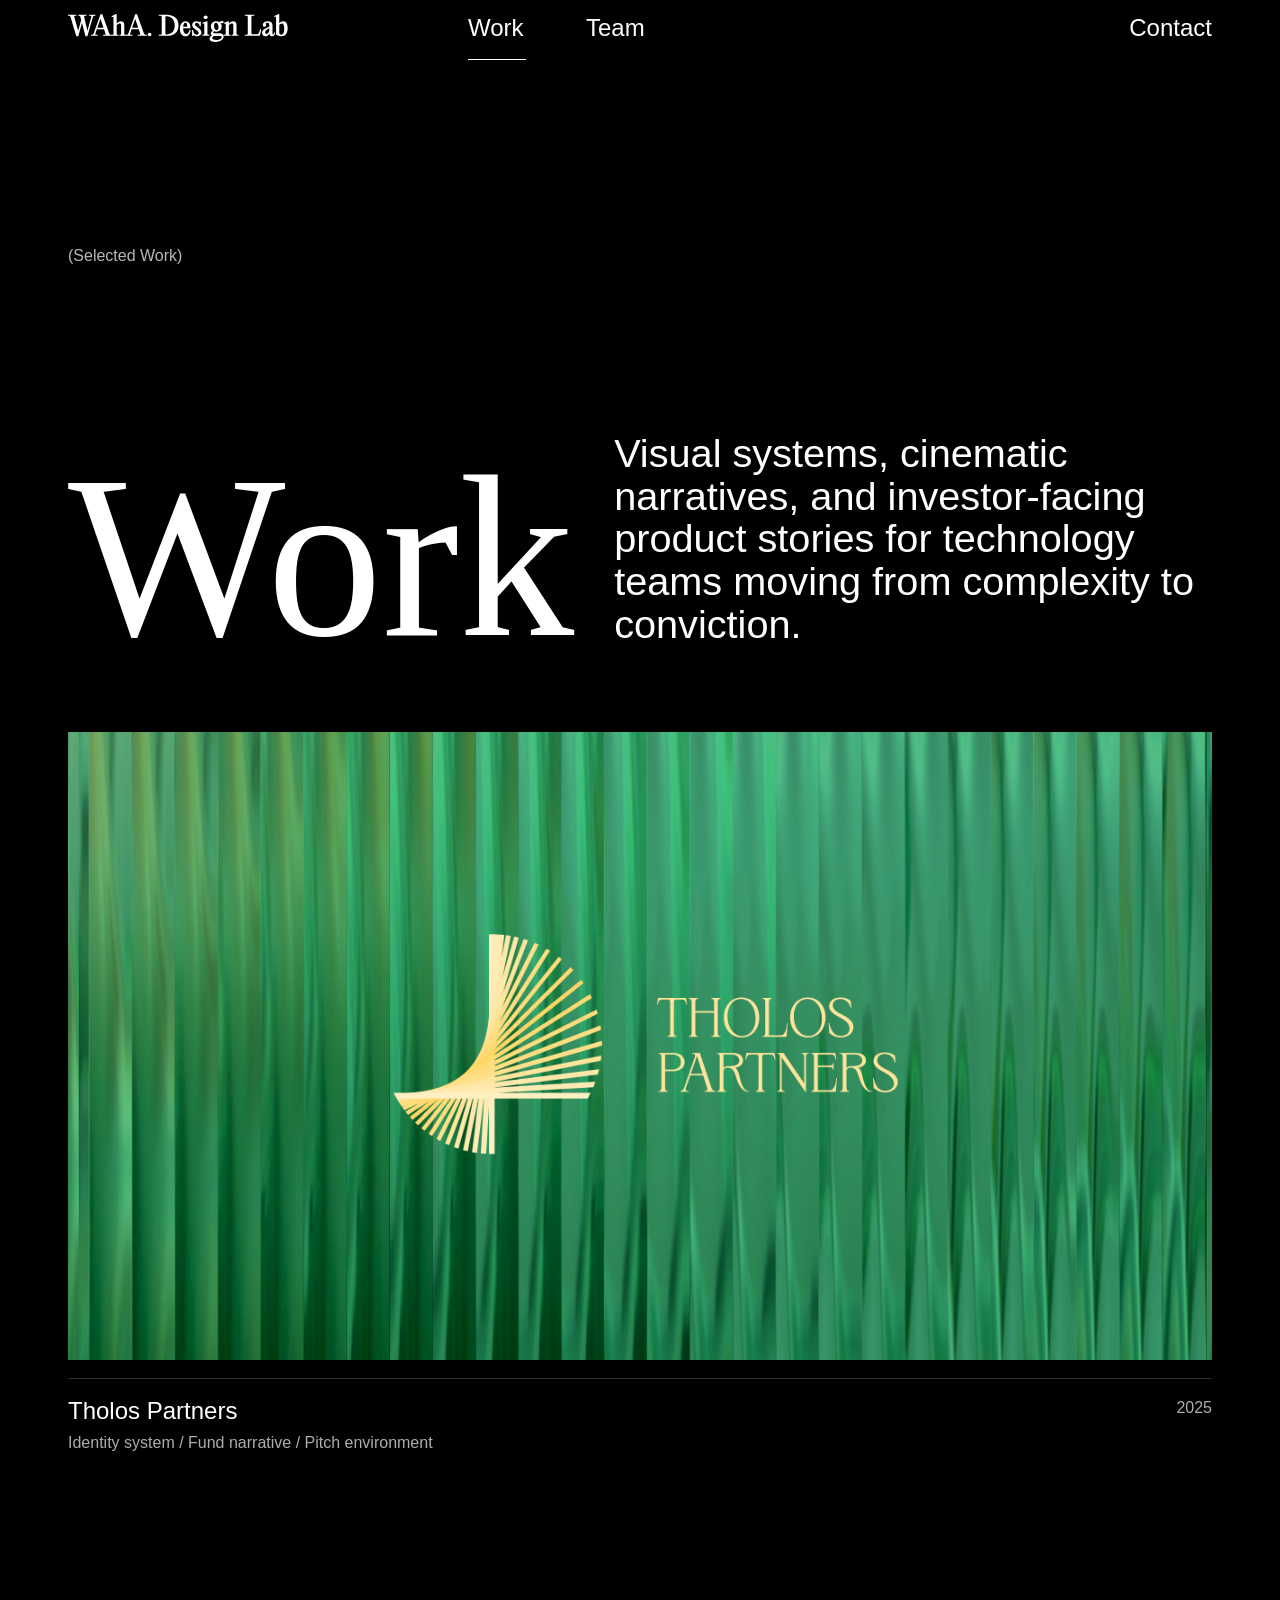
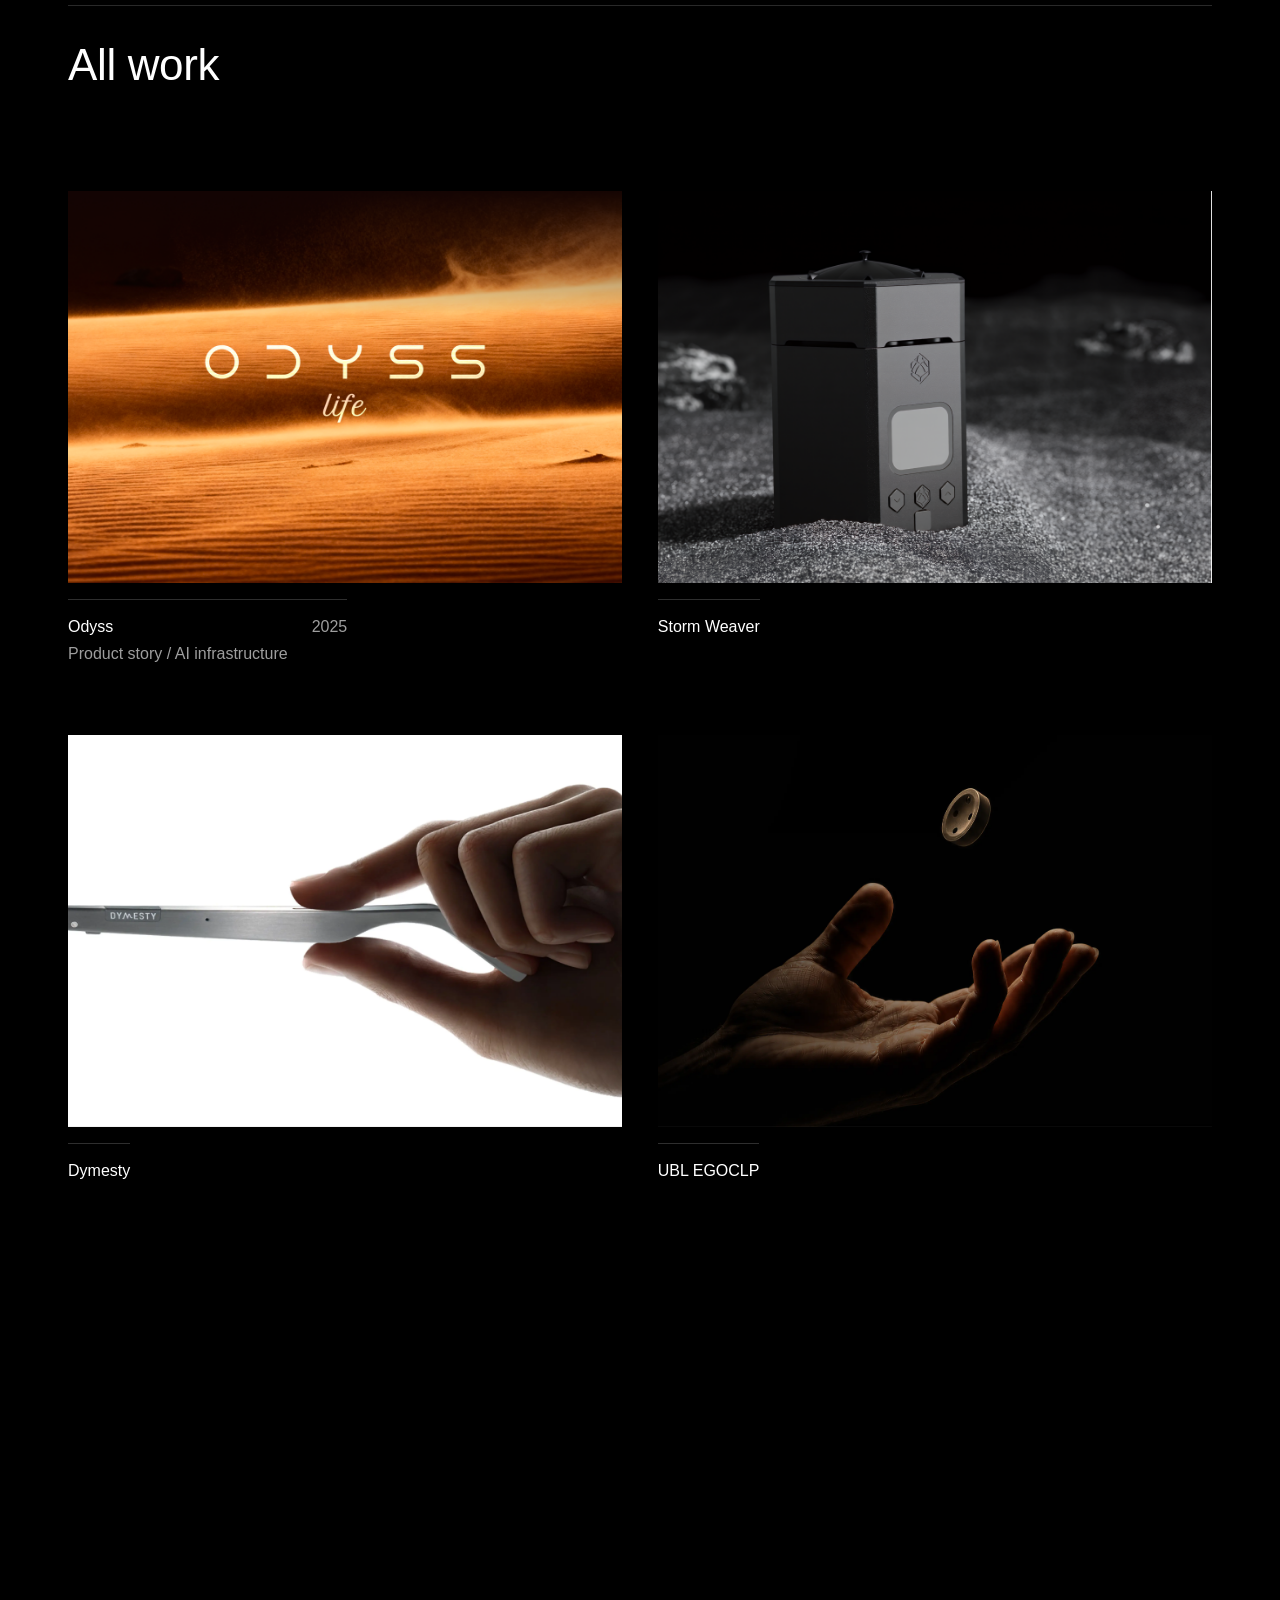
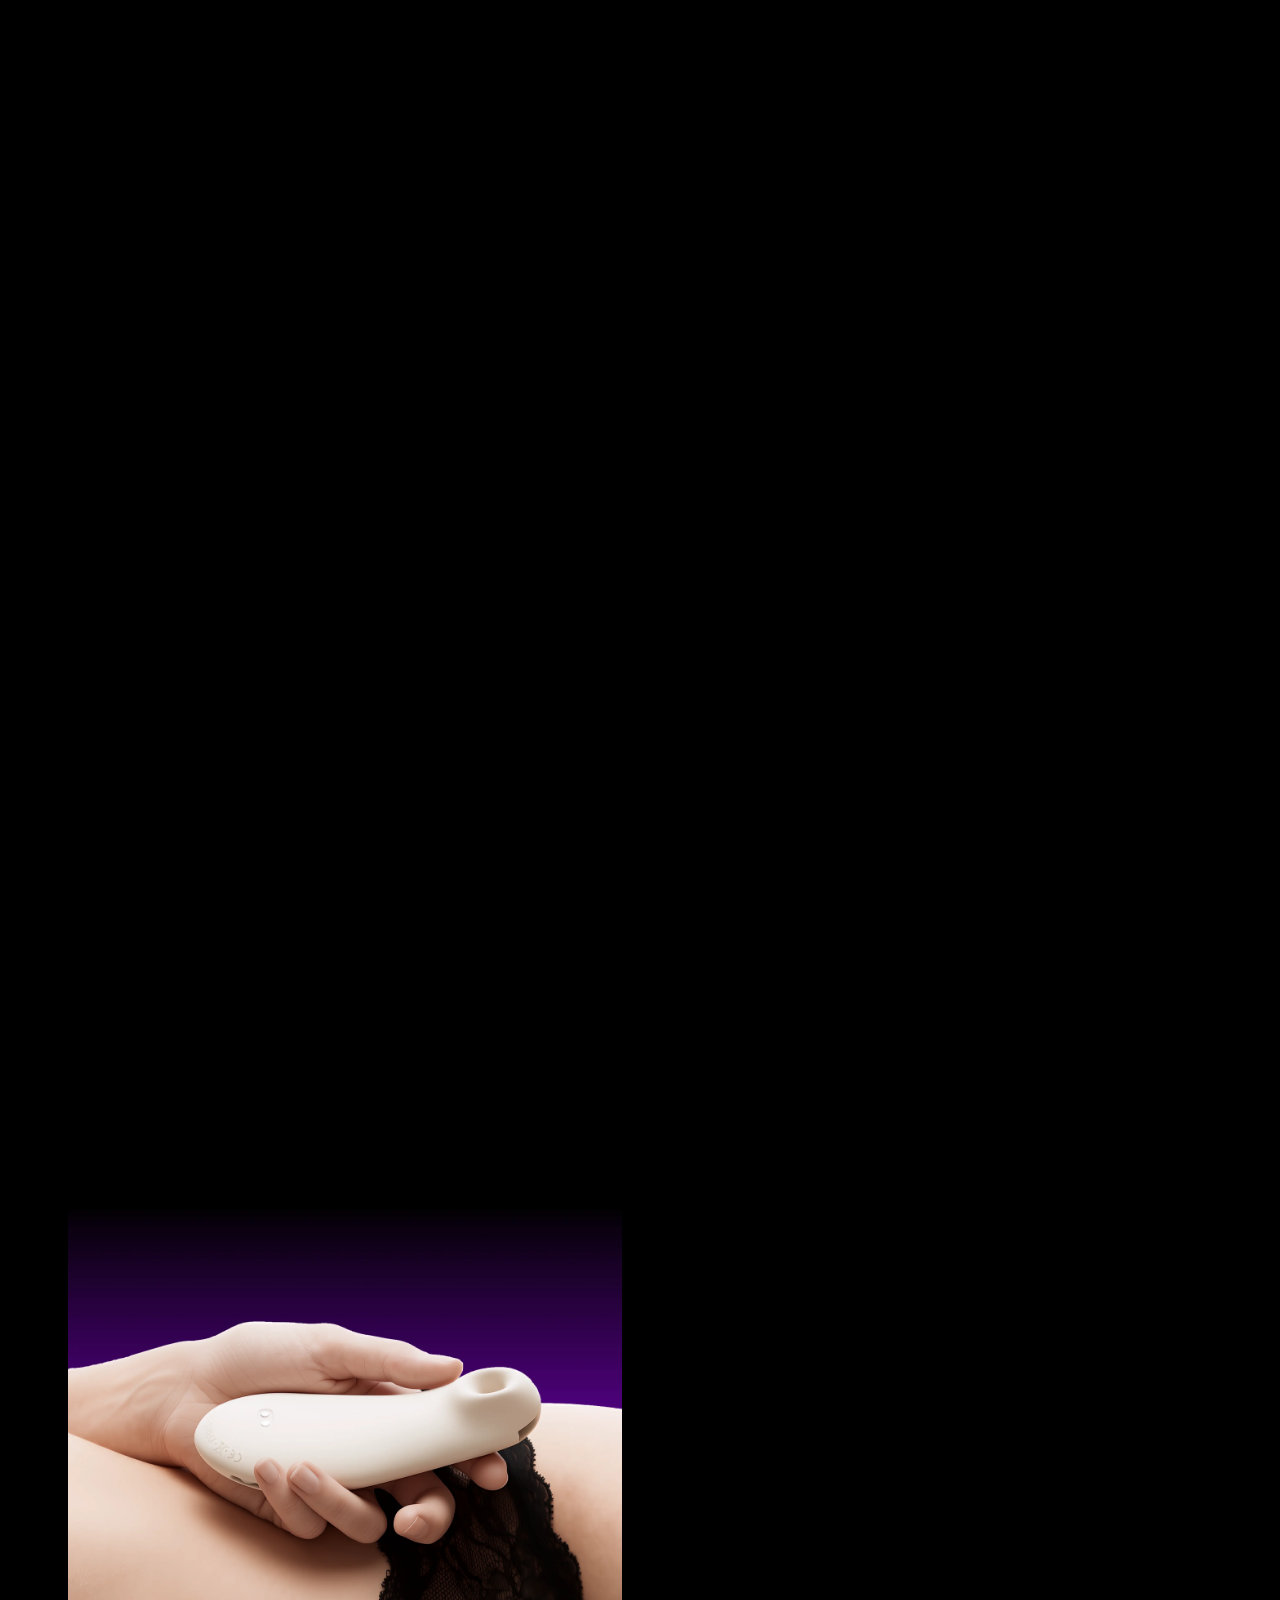
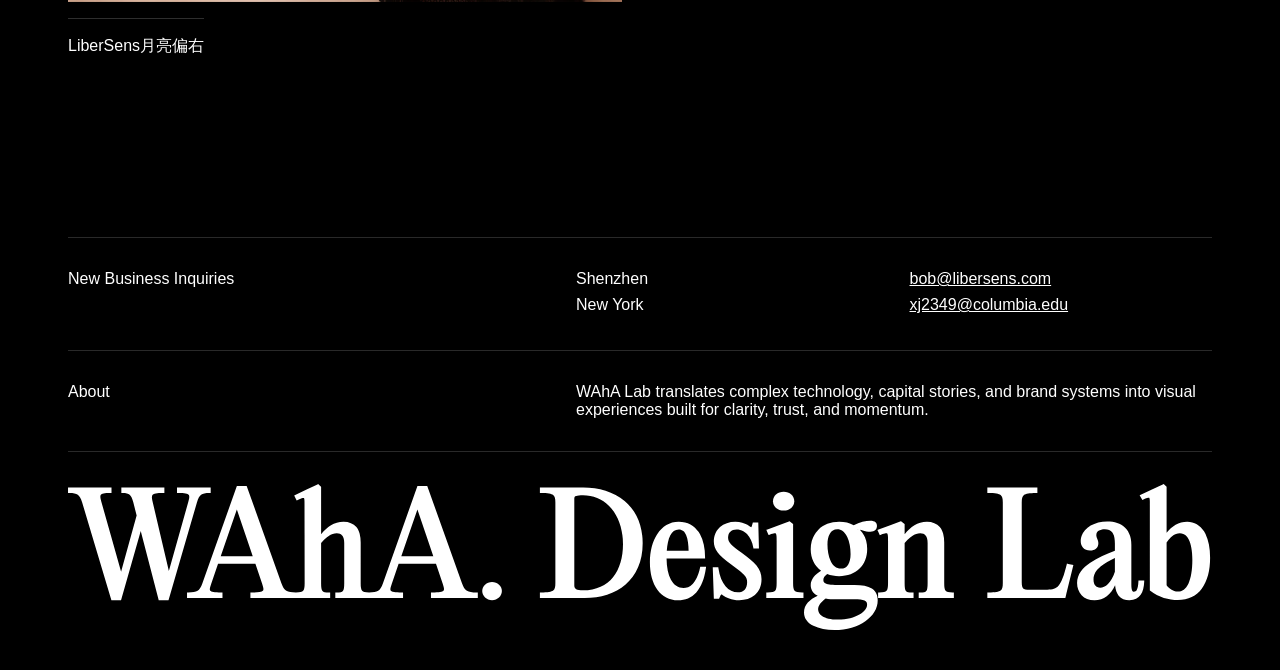
<file: work.html>
<!DOCTYPE html>
<html lang="zh-CN">

<head>
    <meta charset="UTF-8">
    <meta name="viewport" content="width=device-width, initial-scale=1.0">
    <title>Work - WAhA Lab</title>
    <link rel="stylesheet" href="style.css">
</head>

<body class="work-body">
    <nav class="navbar">
        <div class="navbar-container">
            <div class="navbar-content">
                <a href="index.html" class="logo-link" aria-label="WAhA Lab home">
                    <img src="assets/logo.svg" alt="WAhA Lab Logo" class="logo">
                </a>

                <div class="navbar-center">
                    <div class="navbar-center-wrapper">
                        <a href="work.html" class="nav-link nav-work is-active">Work</a>
                        <a href="team.html" class="nav-link nav-team">Team</a>
                    </div>
                </div>

                <div class="navbar-right">
                    <a href="mailto:naila1228w@gmail.com" class="nav-contact">Contact</a>
                </div>
            </div>
        </div>
    </nav>

    <main class="work-page">
        <section class="work-hero" aria-labelledby="work-title">
            <div class="work-hero-eyebrow">(Selected Work)</div>
            <h1 id="work-title" class="work-hero-title">Work</h1>
            <p class="work-hero-copy">Visual systems, cinematic narratives, and investor-facing product stories for
                technology teams moving from complexity to conviction.</p>
        </section>

        <section class="work-featured" aria-label="Featured work">
            <div class="featured-work-card work-item">
                <img src="assets/tholos partners.png" alt="Tholos Partners case study" class="featured-work-image">
                <div class="featured-work-meta">
                    <div>
                        <div class="featured-work-title">Tholos Partners</div>
                        <div class="featured-work-scope">Identity system / Fund narrative / Pitch environment</div>
                    </div>
                    <div class="featured-work-year">2025</div>
                </div>
            </div>
        </section>

        <section class="work-catalog" aria-labelledby="all-work-title">
            <div class="section-header">
                <div class="section-divider"></div>
                <h2 id="all-work-title" class="section-title">All work</h2>
            </div>

            <div class="work-page-grid">
                <div class="work-page-card work-item">
                    <img src="assets/Odysscase.png" alt="Odyss case study" class="work-page-image">
                    <div class="work-page-card-meta">
                        <div>
                            <div class="work-page-card-title">Odyss</div>
                            <div class="work-page-card-type">Product story / AI infrastructure</div>
                        </div>
                        <div class="work-page-card-year">2025</div>
                    </div>
                </div>

                <div class="work-page-card work-item">
                    <img src="assets/Storm Weaver.png" alt="Storm Weaver" class="work-page-image">
                    <div class="work-page-card-meta"><div class="work-page-card-title">Storm Weaver</div></div>
                </div>
                <a href="dymesty.html" class="work-page-card work-item project-link">
                    <img src="assets/case-images/dymesty/Dymesty-00.webp" alt="Dymesty" class="work-page-image">
                    <div class="work-page-card-meta"><div class="work-page-card-title">Dymesty</div></div>
                </a>
                <a href="ubl-egoclp.html" class="work-page-card work-item project-link">
                    <img src="assets/case-images/ublegoclp/UBL-00.webp" alt="UBL EGOCLP" class="work-page-image">
                    <div class="work-page-card-meta"><div class="work-page-card-title">UBL EGOCLP</div></div>
                </a>
                <a href="moonlex.html" class="work-page-card work-item project-link">
                    <img src="assets/case-images/moonlex/Moonlex-00.webp" alt="MOONLEX" class="work-page-image">
                    <div class="work-page-card-meta"><div class="work-page-card-title">MOONLEX</div></div>
                </a>
                <a href="pawswing.html" class="work-page-card work-item project-link">
                    <img src="assets/case-images/pawswing/PawSwing-00.webp" alt="PawSwing" class="work-page-image">
                    <div class="work-page-card-meta"><div class="work-page-card-title">PawSwing</div></div>
                </a>
                <a href="timekettle.html" class="work-page-card work-item project-link">
                    <img src="assets/case-images/timekettle/timekettle-00.webp" alt="Timekettle 时空壶" class="work-page-image">
                    <div class="work-page-card-meta"><div class="work-page-card-title">Timekettle 时空壶</div></div>
                </a>
                <a href="ode.html" class="work-page-card work-item project-link">
                    <img src="assets/case-images/ode/ODE-00.webp" alt="ODE" class="work-page-image">
                    <div class="work-page-card-meta"><div class="work-page-card-title">ODE</div></div>
                </a>
                <a href="guangtiankejiyanjiuyuan.html" class="work-page-card work-item project-link">
                    <img src="assets/case-images/guangtiankejiyanjiuyuan/广东空天科技研究院-00.webp" alt="广东空天科技研究院" class="work-page-image">
                    <div class="work-page-card-meta"><div class="work-page-card-title">广东空天科技研究院</div></div>
                </a>
                <a href="redxkey.html" class="work-page-card work-item project-link">
                    <img src="assets/case-images/redxkey/REDXKEY-00.webp" alt="REDXKEY" class="work-page-image">
                    <div class="work-page-card-meta"><div class="work-page-card-title">REDXKEY</div></div>
                </a>
                <a href="libersens-yueliang-pianyou.html" class="work-page-card work-item project-link">
                    <img src="assets/case-images/libersens/libersens-00.webp" alt="LiberSens月亮偏右" class="work-page-image">
                    <div class="work-page-card-meta"><div class="work-page-card-title">LiberSens月亮偏右</div></div>
                </a>
            </div>
        </section>

        <footer class="footer work-footer">
            <div class="footer-section">
                <div class="footer-divider"></div>
                <div class="footer-row">
                    <div class="footer-left">
                        <div class="footer-label">New Business Inquiries</div>
                    </div>
                    <div class="footer-right">
                        <div class="footer-locations">
                            <div class="footer-location">Shenzhen</div>
                            <div class="footer-location">New York</div>
                        </div>
                        <div class="footer-emails">
                            <a href="mailto:bob@libersens.com" class="footer-email">bob@libersens.com</a>
                            <a href="mailto:xj2349@columbia.edu" class="footer-email">xj2349@columbia.edu</a>
                        </div>
                    </div>
                </div>
                <div class="footer-divider"></div>
                <div class="footer-row">
                    <div class="footer-left">
                        <div class="footer-label">About</div>
                    </div>
                    <div class="footer-right">
                        <div class="footer-about">
                            <p>WAhA Lab translates complex technology, capital stories, and brand systems into visual
                                experiences built for clarity, trust, and momentum.</p>
                        </div>
                    </div>
                </div>
                <div class="footer-divider"></div>
                <div class="footer-logo">
                    <img src="assets/logo.svg" alt="Footer Logo" class="footer-logo-img">
                </div>
            </div>
        </footer>
    </main>

    <script src="script.js"></script>
</body>

</html>
</file>
<file: style.css>
/* 重置和基础样式 */
* {
    margin: 0;
    padding: 0;
    box-sizing: border-box;
}

body {
    font-family: 'PP Editorial New', -apple-system, BlinkMacSystemFont, 'Segoe UI', serif;
    background-color: #000000;
    color: #ffffff;
    overflow-x: hidden;
    overflow-y: auto;
    scroll-behavior: smooth;
}

/* 顶部导航栏 */
.navbar {
    width: 1439.70px;
    mix-blend-mode: difference;
    box-sizing: border-box;
    display: flex;
    height: 56px;
    flex-direction: column;
    flex-wrap: nowrap;
    padding-right: 68px;
    padding-left: 68px;
    position: fixed;
    top: 0;
    left: 50%;
    transform: translateX(-50%);
    z-index: 1000;
    overflow: visible;
    /* 确保下划线可以显示 */
}

.navbar-container {
    width: 1303.70px;
    box-sizing: border-box;
    display: flex;
    height: 56px;
    flex-direction: row;
    flex-wrap: nowrap;
    align-items: center;
    overflow: visible;
    /* 确保下划线可以显示 */
}

.navbar-content {
    width: 1303.70px;
    height: 56px;
    display: flex;
    justify-content: flex-start;
    /* 恢复为flex-start，保持原始布局 */
    align-items: center;
    position: relative;
    overflow: visible;
    /* 确保下划线可以显示 */
}

/* Logo */
.logo {
    width: auto;
    /* 自动调整宽度以保持宽高比 */
    height: 28px;
    /* 高度设置为28px */
    display: block;
}

.logo-link {
    display: inline-flex;
    align-items: center;
    text-decoration: none;
}

/* 导航中心区域 */
.navbar-center {
    height: 56px;
    box-sizing: border-box;
    display: flex;
    width: 344px;
    min-height: 1px;
    flex-direction: row;
    flex-wrap: nowrap;
    justify-content: center;
    margin-left: 400px;
    overflow: visible;
    /* 确保下划线可以显示 */
    position: relative;
    /* 为响应式绝对定位做准备 */
}

.navbar-center-wrapper {
    width: 344px;
    height: 56px;
    display: flex;
    justify-content: flex-start;
    align-items: center;
    overflow: visible;
    /* 确保下划线可以显示 */
}

/* 导航链接基础样式 */
.nav-link {
    height: 56px;
    box-sizing: border-box;
    display: flex;
    flex-direction: row;
    flex-wrap: nowrap;
    align-items: center;
    text-decoration: none;
    font-family: 'Lab Grotesque', -apple-system, BlinkMacSystemFont, 'Segoe UI', sans-serif;
    font-size: 24px;
    white-space: nowrap;
    text-align: center;
    color: rgba(255, 255, 255, 1);
    line-height: normal;
    font-weight: normal;
    position: relative;
    overflow: visible;
    /* 确保下划线可以显示在容器外 */
}

.nav-link::after {
    content: '';
    position: absolute;
    bottom: -4px;
    /* 下划线和文字的间距为-4px */
    left: 0;
    width: 0;
    height: 1px;
    background-color: rgba(255, 255, 255, 1);
    transition: width 0.3s ease;
}

.nav-link:hover::after {
    width: 100%;
}

.nav-link.is-active::after {
    width: 100%;
}

/* Work 链接 */
.nav-work {
    width: 58px;
    height: 56px;
}

/* Lab 链接 */
.nav-lab {
    width: 42px;
    height: 56px;
    margin-left: 60px;
}

/* Team 链接 */
.nav-team {
    width: 58px;
    height: 56px;
    margin-left: 60px;
}

/* 右侧 Contact */
.navbar-right {
    margin-left: auto;
    /* 使用auto让右侧自动对齐到最右边 */
}

.nav-contact {
    font-family: 'Lab Grotesque', -apple-system, BlinkMacSystemFont, 'Segoe UI', sans-serif;
    font-size: 24px;
    white-space: nowrap;
    text-align: right;
    color: rgba(255, 255, 255, 1);
    line-height: normal;
    font-weight: normal;
    flex-shrink: 0;
    text-decoration: none;
    cursor: pointer;
}

/* 主容器 */
.container {
    width: 1440px;
    height: 902px;
    overflow: hidden;
    box-sizing: border-box;
    background-color: rgba(0, 0, 0, 1);
    display: flex;
    flex-direction: column;
    justify-content: center;
    align-items: center;
    margin: 0 auto;
    padding-top: 56px;
    /* 为导航栏留出空间 */
    position: relative;
}

/* 第二屏 */
.screen-2 {
    justify-content: flex-start;
    align-items: center;
    padding-top: 56px;
    min-height: calc(902px + 250vh);
    /* 保留滚动交互所需的空间（第一阶段+第二阶段+第四阶段） */
    /* 保留滚动交互所需的空间（第一阶段+第二阶段+第四阶段） */
    overflow: visible !important;
    /* 允许内容溢出，确保第五阶段的内容可见 */
}

.screen2-content-wrapper {
    display: flex;
    flex-direction: column;
    align-items: center;
    gap: 0;
}

/* 第二屏文字容器 */
.screen2-text-wrapper {
    width: 1304px;
    position: relative;
    /* 默认相对定位，在文档流中 */
    visibility: hidden;
    /* 默认隐藏，添加show类后变为visible */
    pointer-events: none;
    display: flex;
    flex-direction: row;
    align-items: flex-start;
    margin-bottom: 50px;
    /* 与视频的间距 */
    /* 不设置opacity，让文字内容的动画控制显示效果，和第一屏一样 */
}

.screen2-text-wrapper.show {
    visibility: visible;
    /* 容器可见，让文字内容的动画可以播放 */
    pointer-events: auto;
    /* 不设置opacity，让文字内容的CSS动画完全控制显示效果 */
}

/* 第二屏文字裁切容器 */
.screen2-text-clip-container {
    overflow: hidden;
    position: relative;
}

.screen2-text-clip-container:first-child {
    width: 637px;
}

.screen2-text-clip-container:last-child {
    width: 637px;
    margin-left: 30px;
}

/* 第二屏标题和描述文字的初始状态和动画 */
.screen2-title,
.screen2-description {
    transform: translateY(100%);
    opacity: 0;
}

.screen2-text-wrapper.show .screen2-title {
    animation: slideUp 1s cubic-bezier(0.16, 1, 0.3, 1) forwards;
    animation-delay: 0s;
}

.screen2-text-wrapper.show .screen2-description {
    animation: slideUp 1s cubic-bezier(0.16, 1, 0.3, 1) forwards;
    animation-delay: 0.15s;
}

/* 第二屏标题样式 */
.screen2-title {
    font-family: 'Lab Grotesque', -apple-system, BlinkMacSystemFont, 'Segoe UI', sans-serif;
    font-size: 44px;
    color: rgba(255, 255, 255, 1);
    line-height: 53.38px;
    letter-spacing: -0.36px;
    font-weight: normal;
    white-space: nowrap;
}

/* 第二屏描述文字样式 */
.screen2-description {
    font-family: 'Lab Grotesque', -apple-system, BlinkMacSystemFont, 'Segoe UI', sans-serif;
    font-size: 44px;
    color: rgba(255, 255, 255, 1);
    line-height: normal;
    font-weight: normal;
}

.screen2-image-container {
    width: 524px;
    height: 295px;
    overflow: hidden;
    position: relative;
    display: flex;
    align-items: center;
    justify-content: center;
    will-change: width, height, top;
    margin-top: -108px;
    /* 调整视频初始位置 */
}

.screen2-image {
    width: 100%;
    height: 100%;
    display: block;
    object-fit: cover;
}

/* 内容包装器 */
.content-wrapper {
    width: 1304px;
    box-sizing: border-box;
    display: flex;
    height: 426px;
    flex-direction: column;
    flex-wrap: nowrap;
    margin-top: -190px;
    /* 调整到导航栏底部的距离为20px */
}

/* 内容区域 */
.content {
    width: 1304px;
    height: 426px;
    display: flex;
    flex-direction: column;
    justify-content: flex-start;
    align-items: center;
}

/* 文字裁切容器 */
/* 文字裁切容器 */
.text-clip-container {
    overflow: hidden;
    position: relative;
    width: 100%;
}

.text-clip-container:first-child {
    width: 1304px;
}

.text-clip-container:last-child {
    width: 1304px;
}

.text-clip-container .title-top,
.text-clip-container .title-growth,
.text-clip-container .title-bottom {
    transform: translateY(100%);
    opacity: 0;
    animation: slideUp 1s cubic-bezier(0.16, 1, 0.3, 1) forwards;
}

/* 描述文字使用淡入上浮效果，不使用裁切 */
.text-clip-container .description {
    transform: translateY(20px);
    opacity: 0;
    animation: fadeInUp 0.9s cubic-bezier(0.25, 0.1, 0.25, 1) forwards;
}

/* 第一个标题动画 - 立即开始 */
.content>.text-clip-container:first-child .title-top {
    animation-delay: 0s;
}

/* 第二个标题动画 - Growth. 延迟约0.15秒 */
.growth-section .text-clip-container:first-child .title-growth {
    animation-delay: 0.15s;
}

/* 第三个标题动画 - WAhA Lab. 延迟约0.3秒 */
.content>.text-clip-container:last-child .title-bottom {
    animation-delay: 0.3s;
}

/* 描述文字 - 延迟稍晚于WAhA Lab出现 */
.text-clip-container.description-clip .description {
    animation-delay: 0.5s;
}

@keyframes slideUp {
    from {
        transform: translateY(100%);
        opacity: 0;
    }

    to {
        transform: translateY(0);
        opacity: 1;
    }
}

@keyframes fadeInUp {
    from {
        transform: translateY(20px);
        opacity: 0;
    }

    to {
        transform: translateY(0);
        opacity: 1;
    }
}

/* 顶部标题 */
.title-top {
    width: 1304px;
    font-family: 'PP Editorial New', serif;
    font-size: 111px;
    white-space: nowrap;
    text-align: right;
    color: rgba(255, 255, 255, 1);
    line-height: normal;
    font-weight: normal;
    flex-shrink: 0;
    box-sizing: border-box;
    padding-right: 8px;
}

/* 中间部分 */
.middle-section {
    width: 1304px;
    height: 142px;
    box-sizing: border-box;
    display: flex;
    flex-direction: row;
    flex-wrap: nowrap;
    justify-content: space-between;
    align-items: center;
}

/* Growth 部分 */
.growth-section {
    width: 1304px;
    height: 142px;
    position: relative;
}

.growth-section .text-clip-container {
    position: absolute;
}

.growth-section .text-clip-container:first-child {
    top: 0;
    left: 0;
    width: 1304px;
    height: 111px;
}

.growth-section .text-clip-container.description-clip {
    top: 32px;
    left: 0;
    width: 302.71px;
    /* 描述文字使用淡入上浮效果，不需要overflow: hidden */
    overflow: visible;
}

.title-growth {
    width: 1304px;
    font-family: 'PP Editorial New', serif;
    font-size: 111px;
    white-space: nowrap;
    text-align: right;
    color: rgba(255, 255, 255, 1);
    line-height: normal;
    font-weight: normal;
    box-sizing: border-box;
    padding-right: 8px;
}

.description {
    width: 302.71px;
    font-family: 'PP Editorial New', serif;
    font-size: 20px;
    color: rgba(255, 255, 255, 1);
    line-height: 1.2;
    font-weight: normal;
    white-space: normal;
    /* 允许换行，确保文字完整显示 */
}

/* 底部标题 */
.title-bottom {
    width: 1304px;
    font-family: 'PP Editorial New', serif;
    font-size: 111px;
    white-space: nowrap;
    color: rgba(255, 255, 255, 1);
    line-height: normal;
    font-weight: normal;
    flex-shrink: 0;
    box-sizing: border-box;
    padding-left: 4px;
}

/* 响应式设计 - 大于1920px时保持1920px的效果 */
@media screen and (min-width: 1921px) {
    .navbar {
        width: 1920px;
        max-width: 1920px;
        padding-left: 68px;
        padding-right: 68px;
        left: 50%;
        transform: translateX(-50%);
    }

    .navbar-container {
        width: 100%;
        max-width: 100%;
    }

    .navbar-content {
        width: 100%;
        max-width: 100%;
        justify-content: space-between;
        position: relative;
    }

    .navbar-center {
        position: absolute;
        left: 50%;
        transform: translateX(-50%);
        margin-left: 0;
    }

    .navbar-right {
        margin-left: auto;
        margin-right: 0;
    }

    .container.screen-1 {
        width: 1920px;
        max-width: 1920px;
        padding-left: 68px;
        padding-right: 68px;
        margin-left: auto;
        margin-right: auto;
    }

    /* 文字组包装器，保持1920px时的缩放效果 */
    .content-wrapper {
        width: 1304px;
        margin-left: 0;
        margin-right: 0;
        transform-origin: left center;
        /* 1920px时的缩放比例：(1920 - 136) / 1304 ≈ 1.37 */
        transform: scale(calc((1920px - 136px) / 1304));
    }

    .content {
        width: 1304px;
    }

    /* Screen 2 > 1920px consistency */
    .screen-2 {
        max-width: 1920px;
        padding-left: 68px;
        padding-right: 68px;
        margin-left: auto;
        margin-right: auto;
    }

    .screen2-content-wrapper {
        width: 1784px;
        /* 1920 - 68*2 */
        max-width: 1784px;
        margin-left: auto;
        margin-right: auto;
    }

    .screen2-text-wrapper {
        width: 1784px;
        max-width: 1784px;
        justify-content: space-between;
        margin-left: auto;
        margin-right: auto;
    }

    .screen2-text-clip-container:first-child {
        width: 637px;
        /* Max width at 1920px */
    }

    .screen2-text-clip-container:last-child {
        width: 637px;
        /* Max width at 1920px */
        margin-left: auto;
        margin-right: 0;
    }

    .screen2-image-container {
        width: 1784px;
        max-width: 1784px;
        margin-left: auto;
        margin-right: auto;
    }

    /* Screen 3 > 1920px consistency */
    .screen-3 {
        width: 100% !important;
        max-width: 1920px !important;
        padding-left: 68px !important;
        padding-right: 68px !important;
        margin-left: auto !important;
        margin-right: auto !important;
    }

    .work-grid {
        width: 100%;
        column-gap: 53.33px;
        /* 2.778vw at 1920px */
        row-gap: 106.67px;
        /* 5.556vw at 1920px */
    }
}

/* 响应式设计 - Computer Tier (768px - 1920px) 保持68px间距 */
/* 统一定义电脑端体验：双列网格、完整导航、流式布局 */
@media screen and (min-width: 768px) and (max-width: 1920px) {
    .navbar {
        width: 100%;
        max-width: 1920px;
        padding-left: 68px;
        padding-right: 68px;
    }

    .navbar-container {
        width: 100%;
        max-width: 100%;
    }

    .navbar-content {
        width: 100%;
        max-width: 100%;
        justify-content: space-between;
        /* 左右两侧对齐 */
        position: relative;
    }

    /* 中间导航居中 */
    .navbar-center {
        position: absolute;
        left: 50%;
        transform: translateX(-50%);
        margin-left: 0;
    }

    /* 右侧Contact对齐到右边缘（距离右边缘68px由navbar的padding-right控制） */
    .navbar-right {
        margin-left: auto;
        margin-right: 0;
    }

    .container.screen-1 {
        width: 100%;
        max-width: 100%;
        padding-inline: 86px;
        /* 固定86px左右间距 */
        padding-top: 0;
        padding-bottom: 10vh;
        /* 向上推内容，实现视觉光学居中 */
        min-height: 90vh;
        /* 改为90vh，让下面的视频部分可见 */
        height: 90vh;
        /* 改为90vh */
        justify-content: center;
        /* 垂直居中 */
    }

    /* 文字容器使用vw单位 */
    .content-wrapper {
        width: 90.556vw;
        /* 1304px / 1440 * 100 = 90.556vw */
        height: 29.583vw;
        /* 426px / 1440 * 100 = 29.583vw */
        margin-top: 0;
        /* 移除margin-top，使用flexbox居中 */
    }

    .content {
        width: 90.556vw;
        /* 1304px / 1440 * 100 = 90.556vw */
        height: 29.583vw;
        /* 426px / 1440 * 100 = 29.583vw */
    }

    /* 顶部标题 - 使用vw单位 */
    .content>.text-clip-container:first-child {
        width: 90.556vw;
        /* 1304px / 1440 * 100 = 90.556vw */
    }

    .title-top {
        width: 90.556vw;
        /* 1304px / 1440 * 100 = 90.556vw */
        font-size: 7.708vw;
        /* 111px / 1440 * 100 = 7.708vw */
        line-height: normal;
    }

    /* 中间部分 */
    .middle-section {
        width: 90.556vw;
        /* 1304px / 1440 * 100 = 90.556vw */
        height: 9.861vw;
        /* 142px / 1440 * 100 = 9.861vw */
    }

    .growth-section {
        width: 90.556vw;
        /* 1304px / 1440 * 100 = 90.556vw */
        height: 9.861vw;
        /* 142px / 1440 * 100 = 9.861vw */
    }

    .growth-section .text-clip-container:first-child {
        width: 90.556vw;
        /* 1304px / 1440 * 100 = 90.556vw */
        height: 7.708vw;
        /* 111px / 1440 * 100 = 7.708vw */
    }

    .title-growth {
        width: 90.556vw;
        /* 1304px / 1440 * 100 = 90.556vw */
        font-size: 7.708vw;
        /* 111px / 1440 * 100 = 7.708vw */
        line-height: normal;
    }

    .growth-section .text-clip-container.description-clip {
        top: 2.222vw;
        /* 32px / 1440 * 100 = 2.222vw */
        width: 21.022vw;
        /* 302.71px / 1440 * 100 = 21.022vw */
    }

    .description {
        width: 21.022vw;
        /* 302.71px / 1440 * 100 = 21.022vw */
        font-size: 1.389vw;
        /* 20px / 1440 * 100 = 1.389vw */
        line-height: 1.2;
        /* 相对值保持不变 */
    }

    /* 底部标题 */
    .content>.text-clip-container:last-child {
        width: 90.556vw;
        /* 1304px / 1440 * 100 = 90.556vw */
    }

    .title-bottom {
        width: 90.556vw;
        /* 1304px / 1440 * 100 = 90.556vw */
        font-size: 7.708vw;
        /* 111px / 1440 * 100 = 7.708vw */
        line-height: normal;
    }

    /* 第二屏适配 */
    .screen-2 {
        padding-left: 68px;
        padding-right: 68px;
    }

    .screen2-content-wrapper {
        width: 100%;
        max-width: calc(100vw - 136px);
        /* 视口宽度减去左右68px*2 */
    }

    /* Welcome文案：保持原始大小，左右各68px */
    .screen2-text-wrapper {
        width: calc(100vw - 136px);
        /* 视口宽度减去左右68px*2 */
        max-width: calc(100vw - 136px);
        margin-left: 0;
        margin-right: 0;
        justify-content: space-between;
        /* 让两个文字容器分布在两端 */
    }

    /* 文字容器改为百分比宽度，确保在一行内显示 */
    .screen2-text-clip-container:first-child {
        width: 48%;
        /* 约一半宽度 */
        max-width: 637px;
        /* 保持最大宽度 */
    }

    .screen2-text-clip-container:last-child {
        width: 48%;
        /* 约一半宽度 */
        max-width: 637px;
        /* 保持最大宽度 */
        margin-left: auto;
        /* 自动推到右边 */
        margin-right: 0;
        /* 靠右，距离右边缘68px由.screen-2的padding-right控制 */
    }

    /* 视频容器：最大宽度保持左右68px间距 */
    .screen2-image-container {
        max-width: calc(100vw - 136px);
        /* 视口宽度减去左右68px*2 */
        width: 100%;
        /* 宽度占满可用空间 */
    }

    /* 第三屏适配 - Selected work部分 */
    .screen-3 {
        width: 100% !important;
        /* 强制100%宽度 */
        max-width: none !important;
        /* 移除最大宽度限制，允许容器扩展 */
        padding-left: 68px !important;
        /* 固定68px左间距 */
        padding-right: 68px !important;
        /* 固定68px右间距 */
        padding-inline: 68px !important;
        /* 固定68px左右间距 */
        padding-bottom: 200px !important;
        /* 底部留200px间距 */
        overflow: visible !important;
        /* 允许底部内容显示 */
    }

    .screen3-section {
        width: 100% !important;
        /* 确保section占满容器 */
        align-items: flex-start;
        /* 左对齐 */
    }

    .section-header {
        width: 100%;
        align-items: flex-start;
        /* 左对齐，与导航栏Work对齐 */
    }

    .section-divider {
        width: 100%;
    }

    .section-title {
        width: 100%;
        font-size: 44px;
        /* 固定字体大小，不随屏幕缩放 */
    }

    /* Work Grid - 响应式网格 */
    .work-grid {
        width: 100%;
        /* 网格占满父容器的可用空间（减去padding） */
        grid-template-columns: repeat(2, 1fr);
        /* 2列，每列1fr，自动拉伸 */
        column-gap: min(2.778vw, 53.33px);
        /* 40px / 1440 * 100 = 2.778vw */
        row-gap: min(5.556vw, 106.67px);
        /* 80px / 1440 * 100 = 5.556vw */
        max-width: none;
        /* 移除任何最大宽度限制 */
    }

    .work-item {
        width: 100% !important;
        /* 确保item占满列宽 */
    }

    .work-image {
        width: 100% !important;
        /* 图片占满item宽度 */
        aspect-ratio: 636 / 450;
        /* 保持636:450宽高比 */
        object-fit: cover;
        display: block;
    }

    .work-label {
        margin-top: 16px;
        /* 固定间距，不随屏幕缩放 */
        font-size: 16px;
        /* 固定字体大小，不随屏幕缩放 */
    }



    .brands-carousel-wrapper {
        width: 100vw;
        /* 使用视口宽度，让走马灯可以占满整个屏幕 */
        max-width: none;
        /* 移除最大宽度限制 */
        margin-left: calc(-68px);
        /* 负边距突破左侧padding，从视口左侧边缘开始 */
        overflow: visible;
        /* 允许内容溢出显示 */
    }



    /* Research Grid - 响应式布局 */
    .research-grid {
        width: 100% !important;
        /* 网格占满父容器的可用空间（减去padding） */
        max-width: none !important;
        /* 移除任何最大宽度限制 */
        gap: min(1.816vw, 34.87px) !important;
        /* 26.15px / 1440 * 100 = 1.816vw，1920px时 = 34.87px */
    }

    .research-item {
        width: auto !important;
        /* 使用flex自动分配 */
        flex: 1 !important;
        /* 每个item平均分配空间 */
        min-width: 0 !important;
        /* 允许缩小 */
        height: auto !important;
        /* 高度由内容决定 */
    }

    .research-image-placeholder {
        width: 100% !important;
        /* 占满item宽度 */
        aspect-ratio: 306.39 / 408.52 !important;
        /* 保持原始宽高比 */
        min-height: auto !important;
        /* 移除固定高度 */
        height: auto !important;
        /* 移除固定高度 */
    }

    .research-description {
        margin-top: 12px !important;
        /* 固定间距，不随屏幕缩放 */
        font-size: 16px !important;
        /* 固定字体大小，不随屏幕缩放 */
    }
}

/* 响应式设计 - 大于1920px时保持1920px的效果 */
@media screen and (min-width: 1921px) {

    /* 导航栏保持1920px效果 */
    .navbar {
        width: 1920px;
        max-width: 1920px;
        padding-left: 68px;
        padding-right: 68px;
        left: 50%;
        transform: translateX(-50%);
    }

    .navbar-container,
    .navbar-content {
        max-width: calc(1920px - 136px);
    }

    /* 第一屏保持1920px效果 */
    .container.screen-1 {
        width: 1920px;
        max-width: 1920px;
        margin-left: auto;
        margin-right: auto;
        padding-inline: 86px;
        /* 固定86px左右间距 */
        padding-top: 0;
        padding-bottom: 10vh;
        /* 向上推内容，实现视觉光学居中 */
        min-height: 90vh;
        /* Hero section占视口高度的90% */
        height: 90vh;
        /* Hero section占视口高度的90% */
        justify-content: center;
        /* 垂直居中 */
    }

    /* 在大于1920px时，使用固定值保持1920px时的效果 */
    /* 1920px时的实际值：90.556vw * 19.2 = 1738.68px, 7.708vw * 19.2 = 147.99px */
    .content-wrapper {
        width: min(90.556vw, 1738.68px);
        /* 使用min限制最大值为1920px时的值 */
        height: min(29.583vw, 568.00px);
        margin-top: 0;
    }

    .content {
        width: min(90.556vw, 1738.68px);
        height: min(29.583vw, 568.00px);
    }

    .content>.text-clip-container:first-child {
        width: min(90.556vw, 1738.68px);
    }

    .title-top {
        width: min(90.556vw, 1738.68px);
        font-size: min(7.708vw, 147.99px);
        /* 限制最大值为1920px时的值 */
        line-height: normal;
    }

    .middle-section {
        width: min(90.556vw, 1738.68px);
        height: min(9.861vw, 189.33px);
    }

    .growth-section {
        width: min(90.556vw, 1738.68px);
        height: min(9.861vw, 189.33px);
    }

    .growth-section .text-clip-container:first-child {
        width: min(90.556vw, 1738.68px);
        height: min(7.708vw, 147.99px);
    }

    .title-growth {
        width: min(90.556vw, 1738.68px);
        font-size: min(7.708vw, 147.99px);
        line-height: normal;
    }

    .growth-section .text-clip-container.description-clip {
        top: min(2.222vw, 42.66px);
        width: min(21.022vw, 403.62px);
    }

    .description {
        width: min(21.022vw, 403.62px);
        font-size: min(1.389vw, 26.67px);
        line-height: 1.2;
    }

    .content>.text-clip-container:last-child {
        width: min(90.556vw, 1738.68px);
    }

    .title-bottom {
        width: min(90.556vw, 1738.68px);
        font-size: min(7.708vw, 147.99px);
        line-height: normal;
    }

    /* 第二屏适配 - 保持1920px的效果 */
    .screen-2 {
        width: 100%;
        max-width: 1920px;
        margin-left: auto;
        margin-right: auto;
        padding-left: 68px;
        padding-right: 68px;
    }

    .screen2-content-wrapper {
        width: 100%;
        max-width: calc(1920px - 136px);
        /* 1920px - 68*2 = 1744px */
    }

    /* Welcome文案：保持原始大小，左右各68px */
    .screen2-text-wrapper {
        width: clamp(calc(100vw - 136px), calc(100vw - 136px), calc(1920px - 136px));
        max-width: calc(1920px - 136px);
        margin-left: 0;
        margin-right: 0;
        justify-content: space-between;
        /* 让两个文字容器分布在两端 */
    }

    /* 描述文字靠右68px */
    .screen2-text-clip-container:last-child {
        margin-left: auto;
        /* 自动推到右边 */
        margin-right: 0;
        /* 靠右，距离右边缘68px由.screen-2的padding-right控制 */
    }

    /* 视频容器：最大宽度保持左右68px间距 */
    .screen2-image-container {
        max-width: clamp(calc(100vw - 136px), calc(100vw - 136px), calc(1920px - 136px));
        width: 100%;
        /* 宽度占满可用空间 */
    }

    /* 第三屏适配 - Selected work部分 - 保持1920px效果 */
    .screen-3 {
        width: 1920px !important;
        /* 固定宽度为1920px */
        max-width: 1920px !important;
        /* 最大宽度限制为1920px */
        margin-left: auto;
        margin-right: auto;
        padding-left: 68px !important;
        /* 固定68px左间距 */
        padding-right: 68px !important;
        /* 固定68px右间距 */
        padding-inline: 68px !important;
        /* 固定68px左右间距 */
        padding-bottom: 200px !important;
        /* 底部留200px间距 */
        overflow: visible !important;
        /* 允许底部内容显示 */
    }

    .screen3-section {
        width: 100%;
        align-items: flex-start;
    }

    .section-header {
        width: 100%;
        align-items: flex-start;
    }

    .section-title {
        font-size: 44px;
        /* 固定字体大小，不随屏幕缩放 */
    }

    .work-grid {
        width: 100%;
        /* 网格占满父容器的可用空间（减去padding） */
        max-width: none;
        /* 移除任何最大宽度限制 */
        grid-template-columns: repeat(2, 1fr);
        /* 2列，每列1fr */
        column-gap: 53.33px;
        /* 固定值：40px在1920px时的等效值 */
        row-gap: 106.67px;
        /* 固定值：80px在1920px时的等效值 */
    }

    .work-item {
        width: 100%;
        /* 确保item占满列宽 */
    }

    .work-image {
        width: 100%;
        /* 图片占满item宽度 */
        aspect-ratio: 636 / 450;
        /* 保持636:450宽高比 */
        object-fit: cover;
        display: block;
    }

    .work-label {
        margin-top: 16px;
        /* 固定间距，不随屏幕缩放 */
        font-size: 16px;
        /* 固定字体大小，不随屏幕缩放 */
    }

    /* Research Grid - 保持1920px效果 */
    .research-grid {
        width: 100% !important;
        /* 网格占满父容器的可用空间（减去padding） */
        max-width: none !important;
        /* 移除任何最大宽度限制 */
        gap: 34.87px !important;
        /* 固定值：26.15px在1920px时的等效值 */
    }

    .research-item {
        width: auto !important;
        /* 使用flex自动分配 */
        flex: 1 !important;
        /* 每个item平均分配空间 */
        min-width: 0 !important;
        /* 允许缩小 */
        height: auto !important;
        /* 高度由内容决定 */
    }

    .research-image-placeholder {
        width: 100% !important;
        /* 占满item宽度 */
        aspect-ratio: 306.39 / 408.52 !important;
        /* 保持原始宽高比 */
        min-height: auto !important;
        /* 移除固定高度 */
        height: auto !important;
        /* 移除固定高度 */
    }

    .research-description {
        margin-top: 12px !important;
        /* 固定间距，不随屏幕缩放 */
        font-size: 16px !important;
        /* 固定字体大小，不随屏幕缩放 */
    }

    /* Trusted By 走马灯适配 - 保持1920px效果 */
    .brands-carousel-wrapper {
        width: 1920px !important;
        /* 固定宽度为1920px，保持1920px效果 */
        max-width: 1920px !important;
        /* 最大宽度限制为1920px */
        margin-left: calc((100vw - 1920px) / 2 - 68px) !important;
        /* 从视口左侧开始，考虑screen-3居中 */
        overflow: visible !important;
        /* 允许内容溢出显示 */
    }


}



/* 响应式设计 - Mobile Tier (< 768px) */
/* 手机端体验：单列布局、汉堡菜单(如需)、紧凑视图 */
@media screen and (max-width: 767px) {
    .navbar {
        width: 100%;
        max-width: none;
        left: 0;
        transform: none;
        padding-left: clamp(12px, 4vw, 16px);
        padding-right: clamp(12px, 4vw, 16px);
        height: 48px;
    }

    .navbar-container,
    .navbar-content {
        width: 100%;
        max-width: none;
        height: 48px;
    }

    .logo {
        width: 50px;
        height: auto;
    }

    .navbar-center {
        display: none;
        /* 移动端隐藏导航菜单，可以添加汉堡菜单 */
    }

    .navbar-right .nav-contact {
        font-size: 16px;
    }

    .container {
        padding-left: clamp(12px, 4vw, 16px);
        padding-right: clamp(12px, 4vw, 16px);
        padding-top: 48px;
        /* 适配较小的导航栏 */
        height: auto;
        min-height: 100vh;
    }

    .content-wrapper {
        margin-top: 0;
        height: auto;
    }

    .title-top,
    .title-growth,
    .title-bottom {
        font-size: clamp(32px, 12vw, 64px);
        line-height: 1.2;
    }

    .description {
        font-size: 16px;
        line-height: 1.5;
        width: 100%;
    }

    .middle-section {
        flex-direction: column;
        align-items: flex-start;
        gap: 24px;
    }

    .screen-2 {
        padding-left: 16px;
        padding-right: 16px;
        padding-top: 48px;
    }

    .screen2-image-container {
        width: 100% !important;
        height: auto !important;
        margin-top: -60px;
    }

    .screen2-image-container video,
    .screen2-image-container img {
        width: 100%;
        height: auto;
    }

    .screen2-title {
        font-size: clamp(24px, 8vw, 40px);
    }

    .screen2-description {
        font-size: 16px;
    }

    .screen-3 {
        padding-left: 16px;
        padding-right: 16px;
        margin-top: -100px;
    }

    .section-header {
        flex-direction: column;
        align-items: flex-start;
        gap: 16px;
    }

    .section-title {
        font-size: clamp(24px, 8vw, 36px);
    }

    .section-divider {
        width: 40px;
    }

    .brands-carousel-wrapper {
        height: 100px;
        margin-top: 40px;
    }

    .brands-carousel {
        height: 100px;
        gap: 16px;
    }

    .brand-item {
        width: 120px;
        height: 100px;
        flex-shrink: 0;
    }

    .brand-logo {
        max-width: 90%;
        max-height: 90%;
    }

    .work-grid {
        width: 100%;
        grid-template-columns: 1fr;
        /* 移动端：1列 */
        column-gap: 0;
        row-gap: 40px;
        /* 移动端行间距 */
        margin-top: 40px;
        /* 移动端顶部间距 */
    }

    .work-item {
        width: 100%;
    }

    .work-image {
        width: 100%;
        aspect-ratio: 636 / 450;
    }

    .work-label {
        margin-top: 16px;
        font-size: 16px;
    }

    .research-grid {
        grid-template-columns: 1fr;
        gap: 24px;
    }

    .research-item {
        width: 100%;
    }
}

/* Team page from Figma Media design */
.team-page.team-page-figma {
    width: 100%;
    max-width: 1920px;
    margin: 0 auto;
    padding: 0;
    background-color: #000000;
}

.team-page-figma .team-media-hero {
    width: 100%;
    height: clamp(520px, 66.66vw, 960px);
    margin-top: 266px;
    background: #bcbcbc url('assets/team-hero-waha-design-lab.jpg') center center / cover no-repeat;
}

.team-page-figma .team-partners {
    display: grid;
    grid-template-columns: minmax(0, 1fr) minmax(360px, 1fr);
    column-gap: 40px;
    width: 100%;
    padding: 28px 36.84px 0;
}

.team-page-figma .team-partners-title {
    font-family: 'Lab Grotesque', -apple-system, BlinkMacSystemFont, 'Segoe UI', sans-serif;
    font-size: 39.5px;
    line-height: 46.4px;
    font-weight: normal;
    letter-spacing: -1.25px;
    color: #ffffff;
}

.team-page-figma .team-partners-copy {
    max-width: 687px;
    font-family: 'Lab Grotesque', -apple-system, BlinkMacSystemFont, 'Segoe UI', sans-serif;
    font-size: 32px;
    line-height: 44px;
    font-weight: normal;
    color: #ffffff;
}

.team-page-figma .team-partners-copy p {
    margin: 0;
}

.team-page-figma .team-partners-copy p + p {
    margin-top: 0;
}

.team-page-figma .team-member-grid {
    display: grid;
    grid-template-columns: repeat(2, minmax(0, 1fr));
    column-gap: 29.46px;
    row-gap: 22px;
    width: 100%;
    padding: 107px 36.54px 0 36.84px;
}

.team-page-figma .team-member {
    margin: 0;
}

.team-page-figma .team-member-link {
    display: block;
    color: #ffffff;
    text-decoration: none;
}

.team-page-figma .team-member-image {
    width: 100%;
    aspect-ratio: 668.31 / 444.88;
    display: block;
    object-fit: cover;
    filter: grayscale(1);
}

.team-page-figma .team-member-name {
    margin-top: 8px;
    font-family: 'Lab Grotesque', -apple-system, BlinkMacSystemFont, 'Segoe UI', sans-serif;
    font-size: 16px;
    line-height: 22px;
    font-weight: normal;
    color: #ffffff;
    text-transform: uppercase;
}

.team-page-figma .team-member-image {
    transition: opacity 0.3s ease;
}

.team-page-figma .team-member-link:hover .team-member-image {
    opacity: 0.8;
}

/* Team member detail page */
.member-detail-page {
    width: 100%;
    max-width: 1920px;
    margin: 0 auto;
    padding: 266px 30px 0;
    background: #000000;
}

.member-profile-divider {
    width: 100%;
    height: 1px;
    background: rgba(255, 255, 255, 0.85);
}

.member-profile-name {
    margin: 19px 0 0;
    font-family: 'Lab Grotesque', -apple-system, BlinkMacSystemFont, 'Segoe UI', sans-serif;
    font-size: 37.2px;
    line-height: 46.4px;
    font-weight: normal;
    letter-spacing: -1.25px;
    color: #ffffff;
}

.member-profile-role {
    margin: 0;
    font-family: 'PingFang SC', 'Microsoft YaHei', sans-serif;
    font-size: 43.6px;
    line-height: 58px;
    font-weight: 500;
    color: #9c9d9d;
}

.member-profile-content {
    display: grid;
    grid-template-columns: minmax(0, 675px) minmax(0, 1fr);
    gap: 30px;
    align-items: start;
    margin-top: 132px;
}

.member-profile-image {
    width: 100%;
    aspect-ratio: 675 / 450;
    display: block;
    object-fit: cover;
    filter: grayscale(1);
    background: #656565;
}

.member-profile-bio {
    margin: -8px 0 0;
    font-family: 'PingFang SC', 'Microsoft YaHei', sans-serif;
    font-size: 32px;
    line-height: 44px;
    font-weight: normal;
    color: #ffffff;
}

.member-detail-footer {
    width: calc(100% - 76px);
    margin: 77px auto 0;
}

@media screen and (max-width: 1199px) {
    .member-detail-page {
        padding: 180px 24px 0;
    }

    .member-profile-content {
        margin-top: 88px;
        grid-template-columns: 1fr;
        gap: 32px;
    }

    .member-profile-bio {
        margin-top: 0;
        font-size: 28px;
        line-height: 40px;
    }

    .member-detail-footer {
        width: 100%;
        margin-top: 140px;
    }
}

@media screen and (max-width: 767px) {
    .member-detail-page {
        padding: 120px 16px 0;
    }

    .member-profile-name {
        font-size: 28px;
        line-height: 36px;
        letter-spacing: 0;
    }

    .member-profile-role {
        margin-top: 4px;
        font-size: 26px;
        line-height: 38px;
    }

    .member-profile-content {
        margin-top: 64px;
        gap: 24px;
    }

    .member-profile-bio {
        font-size: 20px;
        line-height: 32px;
    }

    .member-detail-footer {
        margin-top: 100px;
    }
}

.team-page-figma .team-footer {
    width: calc(100% - 136px);
    max-width: calc(1920px - 136px);
    margin: 200px auto 0;
}

.team-page-figma .footer-about p {
    max-width: 636px;
}

@media screen and (min-width: 1921px) {
    .team-page.team-page-figma {
        max-width: 1920px;
    }
}

@media screen and (max-width: 1199px) {
    .team-page-figma .team-media-hero {
        height: clamp(420px, 66.66vw, 760px);
        margin-top: 180px;
    }

    .team-page-figma .team-partners {
        grid-template-columns: 1fr;
        row-gap: 40px;
        padding: 28px 24px 0;
    }

    .team-page-figma .team-partners-copy {
        max-width: none;
        font-size: 28px;
        line-height: 38px;
    }

    .team-page-figma .team-member-grid {
        column-gap: 24px;
        padding: 96px 24px 0;
    }

    .team-page-figma .team-footer {
        width: calc(100% - 48px);
        margin-top: 140px;
    }
}

@media screen and (max-width: 767px) {
    .team-page-figma .team-media-hero {
        height: 58vh;
        min-height: 360px;
        margin-top: 120px;
    }

    .team-page-figma .team-partners {
        padding: 24px 16px 0;
    }

    .team-page-figma .team-partners-title {
        font-size: 28px;
        line-height: 34px;
    }

    .team-page-figma .team-partners-copy {
        font-size: 22px;
        line-height: 31px;
    }

    .team-page-figma .team-member-grid {
        grid-template-columns: 1fr;
        row-gap: 32px;
        padding: 72px 16px 0;
    }

    .team-page-figma .team-member-name {
        font-size: 13px;
        line-height: 18px;
    }

    .team-page-figma .team-footer {
        width: calc(100% - 32px);
        margin-top: 100px;
    }
}

.team-body {
    background-color: #000000;
}

/* Keep animated logo rows from increasing the document width. */
.brands-carousel-wrapper {
    overflow: hidden !important;
}

@media screen and (min-width: 768px) and (max-width: 1920px) {
    .container.screen-2 {
        width: 100%;
        max-width: 100%;
    }

    .brands-carousel-wrapper {
        width: 100vw !important;
        margin-left: -68px !important;
    }
}

@media screen and (min-width: 768px) and (max-width: 1199px) {
    .footer-left {
        width: 30%;
    }

    .footer-right {
        width: 58%;
        flex-direction: column;
        gap: 12px;
    }

    .footer-locations,
    .footer-emails,
    .footer-about {
        width: 100%;
        height: auto;
    }
}

@media screen and (max-width: 767px) {
    .container,
    .container.screen-1 {
        width: 100%;
        max-width: 100%;
    }

    .content-wrapper,
    .content,
    .content>.text-clip-container:first-child,
    .content>.text-clip-container:last-child,
    .middle-section,
    .growth-section,
    .growth-section .text-clip-container:first-child,
    .title-top,
    .title-growth,
    .title-bottom {
        width: 100%;
    }

    .title-top {
        white-space: normal;
        text-align: left;
        padding-right: 0;
    }

    .growth-section .text-clip-container:first-child {
        height: auto;
    }

    .growth-section .text-clip-container.description-clip {
        width: 100%;
    }

    .brands-carousel-wrapper {
        width: 100vw !important;
        margin-left: -16px !important;
    }

    .footer-row,
    .footer-right {
        flex-direction: column;
        gap: 24px;
    }

    .footer-left,
    .footer-right,
    .footer-locations,
    .footer-emails,
    .footer-about {
        width: 100%;
        height: auto;
    }
}

/* 第三屏 */
.screen-3 {
    width: 100%;
    max-width: 1440px;
    /* 基础样式：1440px以下使用此限制 */
    min-height: 2941.52px;
    overflow: visible;
    /* 改为visible，允许底部内容显示 */
    box-sizing: border-box;
    background-color: rgba(0, 0, 0, 1);
    display: flex;
    flex-direction: column;
    justify-content: flex-start;
    align-items: flex-start;
    /* 左对齐，与导航栏Work对齐 */
    margin: 0 auto;
    padding-top: 0;
    padding-left: 0;
    padding-right: 0;
    padding-bottom: 200px;
    /* 底部留200px间距 */
    position: relative;
}

.screen3-section {
    width: 100%;
    display: flex;
    flex-direction: column;
    align-items: flex-start;
    /* 左对齐，与导航栏Work对齐 */
}

/* Section Header 样式 */
.section-header {
    width: 100%;
    display: flex;
    flex-direction: column;
    justify-content: flex-start;
    align-items: flex-start;
    /* 左对齐 */
}

.section-divider {
    width: 100%;
    border-top: 1px solid rgba(41, 41, 41, 1);
    min-height: 1px;
}

.section-title {
    margin-top: 32px;
    width: 100%;
    font-family: 'Lab Grotesque', -apple-system, BlinkMacSystemFont, 'Segoe UI', sans-serif;
    font-size: 44px;
    white-space: nowrap;
    text-align: left;
    color: rgba(255, 255, 255, 1);
    line-height: 53.38px;
    letter-spacing: -0.36px;
    font-weight: normal;
}

/* Work Grid 样式 - 响应式网格布局 */
.work-grid {
    width: 100%;
    margin-top: 100px;
    display: grid;
    grid-template-columns: repeat(2, 1fr);
    /* 桌面：2列 */
    column-gap: 40px;
    /* 列间距40px */
    row-gap: 80px;
    /* 行间距80px */
    align-items: start;
}

.work-item {
    width: 100%;
    display: flex;
    flex-direction: column;
    justify-content: flex-start;
    align-items: flex-start;
}

.reveal-hidden {
    opacity: 0;
    transform: translateY(40px);
    transition: all 0.8s cubic-bezier(0.16, 1, 0.3, 1);
}

.reveal-visible {
    opacity: 1;
    transform: translateY(0);
}

.work-image {
    width: 100%;
    aspect-ratio: 636 / 450;
    /* 636:450宽高比 */
    object-fit: cover;
    display: block;
}

.work-image-placeholder {
    width: 100%;
    aspect-ratio: 636 / 450;
    background-color: #1a1a1a;
    display: block;
}

.work-label {
    margin-top: 16px;
    /* 图片下方间距16px */
    font-family: 'Lab Grotesque', -apple-system, BlinkMacSystemFont, 'Segoe UI', sans-serif;
    font-size: 16px;
    /* 统一字体大小 */
    white-space: nowrap;
    color: rgba(255, 255, 255, 1);
    line-height: 1.4;
    font-weight: normal;
}

/* Trusted By Section 样式 */
.trusted-by-section {
    margin-top: 150px;
}

.brands-carousel-wrapper {
    width: 1796.4px;
    /* Visible window for the logo marquee. */
    height: 168px;
    /* 140px × 1.2 = 168px */
    margin-top: 70px;
    overflow: hidden;
    position: relative;
    display: flex;
    align-items: center;
    /* 垂直居中对齐 */
}

.brands-carousel {
    width: 200%;
    /* 因为复制了一份logo，所以宽度是原来的2倍 */
    height: 168px;
    /* 140px × 1.2 = 168px */
    display: flex;
    flex-direction: row;
    justify-content: flex-start;
    align-items: center;
    gap: 32px;
    animation: scrollBrands 28s linear infinite;
    will-change: transform;
    /* 优化动画性能 */
    margin-top: 0;
    /* 确保没有额外的上边距 */
}

@keyframes scrollBrands {
    0% {
        transform: translateX(0);
    }

    100% {
        transform: translateX(-3395.6px);
        /* 13 logos * 229.2px + 13 gaps * 32px. */
    }
}

.brands-grid {
    width: 3363.6px;
    /* 13 logos (229.2px * 13) + 12 gaps (32px * 12). */
    height: 168px;
    /* 140px × 1.2 = 168px */
    margin-top: 0;
    /* 移除margin-top，让wrapper控制位置 */
    display: flex;
    flex-direction: row;
    justify-content: flex-start;
    align-items: center;
    gap: 32px;
}

.brand-item {
    width: 229.2px;
    /* 191px × 1.2 = 229.2px */
    height: 168px;
    /* 140px × 1.2 = 168px */
    display: flex;
    overflow: visible;
    flex-shrink: 0;
    align-items: center;
    justify-content: center;
}

/* Oxford - 默认居中 */
.brand-oxford {
    align-items: center;
    justify-content: center;
}

.brand-oxford .brand-logo {
    max-width: 100%;
    max-height: 100%;
    opacity: 1;
}

/* tholos partners - 默认居中 */
.brand-tholos {
    align-items: center;
    justify-content: center;
}

.brand-tholos .brand-logo {
    max-width: 100%;
    max-height: 100%;
    opacity: 1;
}

/* Tencent - 居中，完全不透明 */
.brand-tencent {
    align-items: center;
    justify-content: center;
    overflow: hidden;
}

.brand-tencent .brand-logo {
    max-width: 100%;
    max-height: 100%;
    opacity: 1;
}

/* Odyss - 底部对齐 */
.brand-odyss {
    align-items: flex-end;
    justify-content: center;
    overflow: hidden;
}

.brand-odyss .brand-logo {
    max-width: 100%;
    max-height: 100%;
    opacity: 1;
}

/* GAFA - 默认居中 */
.brand-gafa {
    align-items: center;
    justify-content: center;
}

.brand-gafa .brand-logo {
    max-width: 100%;
    max-height: 100%;
    opacity: 1;
}

/* Columbia SPS - 默认居中 */
.brand-columbia {
    align-items: center;
    justify-content: center;
}

.brand-columbia .brand-logo {
    max-width: 100%;
    max-height: 100%;
    opacity: 1;
}

/* Olivoila - 默认居中 */
.brand-olivoila {
    align-items: center;
    justify-content: center;
}

.brand-olivoila .brand-logo {
    max-width: 100%;
    max-height: 100%;
    opacity: 1;
}

.brand-logo {
    max-width: 100%;
    max-height: 100%;
    object-fit: contain;
    display: block;
    opacity: 1;
}

/* Research Section 样式 */
.research-section {
    margin-top: 150px;
    /* padding-bottom已移除，footer现在在research-section内部，使用margin-top: 200px */
}

.research-grid {
    width: 1304px;
    margin-top: 100px;
    display: flex;
    flex-direction: row;
    justify-content: flex-start;
    align-items: center;
    gap: 26.15px;
}

.research-item {
    width: 306.39px;
    height: 460.52px;
    display: flex;
    flex-direction: column;
    justify-content: flex-start;
    align-items: flex-start;
}

.research-image-placeholder {
    width: 306.39px;
    min-height: 408.52px;
    background-color: rgba(217, 217, 217, 1);
}

.research-description {
    margin-top: 12px;
    font-family: 'Lab Grotesque', -apple-system, BlinkMacSystemFont, 'Segoe UI', sans-serif;
    font-size: 16px;
    color: rgba(255, 255, 255, 1);
    line-height: 20px;
    font-weight: normal;
    white-space: normal;
}

/* Footer 样式 */
.footer {
    width: 100%;
    max-width: 1920px;
    /* Lock the maximum width */
    margin-left: auto;
    margin-right: auto;
    margin-top: 200px;
    /* 距离Research底部200px */
    margin-bottom: 0;
    padding-left: 0;
    /* Footer在screen-3内部，screen-3已有68px padding，所以Footer不需要padding */
    padding-right: 0;
    box-sizing: border-box !important;
    /* Ensure Padding is included in width calculation */
    background-color: #000000;
}

.footer-section {
    display: flex;
    flex-direction: column;
    gap: 32px;
    padding-bottom: 40px;
    width: 100%;
}

.footer-divider {
    width: 100%;
    height: 1px;
    background-color: rgba(41, 41, 41, 1);
    border-top: 1px solid rgba(41, 41, 41, 1);
}

.footer-row {
    display: flex;
    justify-content: space-between;
    align-items: flex-start;
    width: 100%;
}

.footer-left {
    width: 302.5px;
    flex-shrink: 0;
}

.footer-right {
    display: flex;
    justify-content: space-between;
    align-items: flex-start;
    width: 636px;
    flex-shrink: 0;
}

/* Footer Label */
.footer-label {
    font-family: 'Lab Grotesque', -apple-system, BlinkMacSystemFont, 'Segoe UI', sans-serif;
    font-size: 16px;
    font-weight: normal;
    color: rgba(255, 255, 255, 1);
    line-height: normal;
}

/* Footer Locations */
.footer-locations {
    display: flex;
    flex-direction: column;
    gap: 8px;
    width: 302.5px;
    height: 48px;
}

.footer-location {
    font-family: 'Lab Grotesque', -apple-system, BlinkMacSystemFont, 'Segoe UI', sans-serif;
    font-size: 16px;
    font-weight: normal;
    color: rgba(255, 255, 255, 1);
    line-height: normal;
}

/* Footer Emails */
.footer-emails {
    display: flex;
    flex-direction: column;
    gap: 8px;
    width: 302.5px;
    height: 48px;
}

.footer-email {
    font-family: 'Lab Grotesque', -apple-system, BlinkMacSystemFont, 'Segoe UI', sans-serif;
    font-size: 16px;
    font-weight: normal;
    color: rgba(255, 255, 255, 1);
    line-height: normal;
    text-decoration: underline;
    text-underline-position: from-font;
    cursor: pointer;
}

.footer-email:hover {
    opacity: 0.8;
}

.nav-contact:hover {
    opacity: 0.8;
}

/* Footer About */
.footer-about {
    width: 636px;
}

.footer-about p {
    font-family: 'Lab Grotesque', -apple-system, BlinkMacSystemFont, 'Segoe UI', sans-serif;
    font-size: 16px;
    font-weight: normal;
    color: rgba(255, 255, 255, 1);
    line-height: normal;
    margin: 0;
}

/* Footer Logo - 全宽 */
.footer-logo {
    width: 100%;
    display: flex;
    align-items: center;
    justify-content: flex-start;
}

.footer-logo-img {
    width: 100%;
    height: auto;
    display: block;
    object-fit: contain;
}

/* Footer 响应式样式 - 1440-1920px */
@media screen and (min-width: 1440px) and (max-width: 1920px) {
    .footer {
        width: 100%;
        max-width: 1920px;
        /* Lock the maximum width */
        margin-left: auto !important;
        /* Center the container */
        margin-right: auto !important;
        margin-top: 200px;
        margin-bottom: 0;
        padding-left: 0 !important;
        /* Footer在screen-3内部，screen-3已有68px padding */
        padding-right: 0 !important;
        box-sizing: border-box !important;
        /* Ensure Padding is included in width calculation */
    }

    .footer-section {
        width: 100%;
    }

    .footer-left {
        width: min(302.5px, 21vw);
    }

    .footer-right {
        width: min(636px, 44.167vw);
    }

    .footer-locations,
    .footer-emails {
        width: min(302.5px, 21vw);
    }

    .footer-about {
        width: min(636px, 44.167vw);
    }
}

/* Footer 响应式样式 - 1920px+ */
@media screen and (min-width: 1921px) {
    .footer {
        width: 100%;
        max-width: 1920px;
        /* Lock the maximum width */
        margin-left: auto !important;
        /* Center the container when screen > 1920px */
        margin-right: auto !important;
        margin-top: 200px;
        margin-bottom: 0;
        padding-left: 0 !important;
        /* Footer在screen-3内部，screen-3已有68px padding */
        padding-right: 0 !important;
        box-sizing: border-box !important;
        /* Ensure Padding is included in width calculation */
    }

    .footer-section {
        width: 100%;
        max-width: calc(1920px - 136px);
        /* 内容区域：1920px - 68px*2 */
        margin-left: auto;
        margin-right: auto;
    }
}

/* Work page */
.work-body {
    background-color: #000000;
}

.work-page {
    width: 100%;
    max-width: 1920px;
    margin: 0 auto;
    padding: 120px 68px 0;
    background-color: #000000;
}

.work-hero {
    min-height: 68vh;
    display: grid;
    grid-template-columns: 1fr minmax(360px, 636px);
    align-items: end;
    gap: 40px;
    padding-bottom: 72px;
}

.work-hero-eyebrow,
.work-hero-copy,
.featured-work-scope,
.featured-work-year,
.work-page-card-type,
.work-page-card-year {
    font-family: 'Lab Grotesque', -apple-system, BlinkMacSystemFont, 'Segoe UI', sans-serif;
}

.work-hero-eyebrow {
    grid-column: 1 / -1;
    font-size: 16px;
    line-height: 1.4;
    color: rgba(255, 255, 255, 0.72);
}

.work-hero-title {
    font-family: 'PP Editorial New', serif;
    font-size: clamp(96px, 18vw, 260px);
    line-height: 0.88;
    font-weight: normal;
    color: #ffffff;
}

.work-hero-copy {
    max-width: 636px;
    margin-bottom: 14px;
    font-size: clamp(28px, 3.1vw, 44px);
    line-height: 1.08;
    color: #ffffff;
}

.work-featured,
.work-catalog {
    width: 100%;
}

.featured-work-card,
.work-page-card {
    color: #ffffff;
    text-decoration: none;
}

.project-link {
    display: flex;
    flex-direction: column;
}

.project-link:hover .work-image,
.project-link:hover .work-page-image {
    opacity: 0.82;
    transform: scale(1.015);
}

.featured-work-card {
    display: block;
}

.featured-work-image {
    width: 100%;
    aspect-ratio: 1784 / 980;
    object-fit: cover;
    display: block;
}

.featured-work-meta,
.work-page-card-meta {
    display: flex;
    justify-content: space-between;
    align-items: flex-start;
    gap: 24px;
    border-top: 1px solid rgba(255, 255, 255, 0.18);
}

.featured-work-meta {
    padding-top: 18px;
    margin-top: 18px;
}

.featured-work-title {
    font-family: 'Lab Grotesque', -apple-system, BlinkMacSystemFont, 'Segoe UI', sans-serif;
    font-size: 24px;
    line-height: 1.2;
}

.featured-work-scope,
.featured-work-year {
    margin-top: 6px;
    font-size: 16px;
    line-height: 1.4;
    color: rgba(255, 255, 255, 0.68);
}

.featured-work-year {
    margin-top: 0;
    white-space: nowrap;
}

.work-catalog {
    margin-top: 150px;
}

.work-page-grid {
    width: 100%;
    margin-top: 100px;
    display: grid;
    grid-template-columns: repeat(2, minmax(0, 1fr));
    column-gap: min(2.778vw, 53.33px);
    row-gap: min(5.556vw, 106.67px);
}

.work-page-card {
    display: flex;
    flex-direction: column;
}

.work-page-image {
    width: 100%;
    aspect-ratio: 636 / 450;
    object-fit: cover;
    display: block;
    background-color: #1a1a1a;
}

.work-page-image-placeholder {
    background-color: #1a1a1a;
}

.work-page-card-meta {
    padding-top: 16px;
    margin-top: 16px;
}

.work-page-card-title {
    font-family: 'Lab Grotesque', -apple-system, BlinkMacSystemFont, 'Segoe UI', sans-serif;
    font-size: 16px;
    line-height: 1.4;
}

.work-page-card-type,
.work-page-card-year {
    margin-top: 4px;
    font-size: 16px;
    line-height: 1.35;
    color: rgba(255, 255, 255, 0.62);
}

.work-page-card-year {
    margin-top: 0;
    white-space: nowrap;
}

.featured-work-card .featured-work-image,
.work-page-card .work-page-image {
    transition: opacity 0.3s ease, transform 0.8s cubic-bezier(0.16, 1, 0.3, 1);
}

.featured-work-card:hover .featured-work-image,
.work-page-card:hover .work-page-image {
    opacity: 0.82;
    transform: scale(1.015);
}

.work-footer {
    margin-top: 180px;
}

.project-detail-page {
    width: 100%;
    max-width: 1440px;
    margin: 0 auto;
    padding: 120px 68px 0;
    background-color: #000000;
    color: #ffffff;
    min-width: 0;
}

.project-detail-hero {
    display: grid;
    grid-template-columns: 1fr minmax(360px, 640px);
    gap: 40px;
    align-items: end;
    min-height: 64vh;
    padding-bottom: 72px;
    min-width: 0;
}

.project-detail-eyebrow,
.project-detail-lead,
.project-detail-copy,
.project-detail-meta-label,
.project-detail-meta-value {
    font-family: 'Lab Grotesque', -apple-system, BlinkMacSystemFont, 'Segoe UI', sans-serif;
}

.project-detail-eyebrow {
    grid-column: 1 / -1;
    width: 100%;
    max-width: 100%;
    min-width: 0;
    font-size: 16px;
    line-height: 1.4;
    color: rgba(255, 255, 255, 0.72);
}

.project-detail-heading {
    min-width: 0;
}

.project-detail-title {
    font-family: 'PP Editorial New', serif;
    font-size: clamp(96px, 18vw, 240px);
    line-height: 0.88;
    font-weight: normal;
}

.project-detail-lead {
    max-width: 100%;
    min-width: 0;
    margin-bottom: 12px;
    font-size: clamp(28px, 3vw, 44px);
    line-height: 1.08;
    overflow-wrap: anywhere;
}

.project-detail-media {
    width: 100%;
}

.project-detail-image {
    width: 100%;
    display: block;
    aspect-ratio: 1784 / 980;
    object-fit: cover;
    background: #1a1a1a;
}

.project-detail-info,
.project-detail-story {
    margin-top: 96px;
}

.project-detail-block + .project-detail-block {
    margin-top: 48px;
}

.project-detail-copy {
    max-width: 100%;
    font-size: 22px;
    line-height: 1.45;
    color: rgba(255, 255, 255, 0.88);
    overflow-wrap: anywhere;
}

.project-detail-meta-grid {
    display: grid;
    grid-template-columns: repeat(2, minmax(0, 1fr));
    gap: 24px 40px;
}

.project-detail-meta-item {
    padding-top: 16px;
    border-top: 1px solid rgba(255, 255, 255, 0.18);
}

.project-detail-meta-label {
    font-size: 14px;
    line-height: 1.4;
    color: rgba(255, 255, 255, 0.62);
    text-transform: uppercase;
    letter-spacing: 0;
}

.project-detail-meta-value {
    margin-top: 8px;
    font-size: 18px;
    line-height: 1.4;
    overflow-wrap: anywhere;
}

.project-detail-story-grid {
    display: grid;
    grid-template-columns: repeat(2, minmax(0, 1fr));
    gap: 24px 40px;
    margin-top: 28px;
    min-width: 0;
}

.project-detail-footer {
    margin-top: 180px;
}

.project-moonlex-body {
    background: #000;
    color: #fff;
}

.moonlex-header {
    position: fixed;
    top: 0;
    left: 0;
    right: 0;
    z-index: 1000;
    mix-blend-mode: difference;
}

.moonlex-header-inner {
    max-width: 1440px;
    margin: 0 auto;
    height: 56px;
    padding: 0 68px;
    display: flex;
    align-items: center;
    justify-content: space-between;
    gap: 32px;
}

.moonlex-logo img {
    width: 204px;
    height: auto;
    display: block;
}

.moonlex-nav {
    display: flex;
    align-items: center;
    gap: 36px;
    flex: 1;
    justify-content: center;
}

.moonlex-nav a,
.moonlex-contact {
    color: #fff;
    text-decoration: none;
    font-family: 'Lab Grotesque', -apple-system, BlinkMacSystemFont, 'Segoe UI', sans-serif;
    font-size: 24px;
    line-height: 1.3;
}

.moonlex-page {
    width: 100%;
    max-width: 1440px;
    margin: 0 auto;
    padding-top: 56px;
}

.moonlex-hero,
.moonlex-intro,
.moonlex-grid-block {
    padding: 0 29px;
}

.moonlex-hero {
    margin-top: 210px;
}

.moonlex-hero-grid {
    display: grid;
    grid-template-columns: 1.06fr 1fr;
    gap: 42px;
}

.moonlex-hero-image {
    width: 100%;
    display: block;
    object-fit: cover;
    background: #111;
}

.moonlex-hero-image-left {
    aspect-ratio: 1.05 / 1;
}

.moonlex-hero-image-right {
    aspect-ratio: 1 / 1;
}

.moonlex-intro {
    display: grid;
    grid-template-columns: 1fr 1fr;
    gap: 34px;
    margin-top: 110px;
}

.moonlex-intro-copy h1 {
    font-family: 'PingFang_SC:Medium', 'PingFang SC', 'Noto Sans SC', sans-serif;
    font-size: 47.7px;
    line-height: 1.26;
    letter-spacing: -1.25px;
    font-weight: 500;
}

.moonlex-intro-meta,
.moonlex-intro-text {
    font-family: 'PingFang_SC:Regular', 'PingFang SC', 'Noto Sans SC', sans-serif;
    font-size: 16px;
    line-height: 1.45;
}

.moonlex-intro-meta {
    display: grid;
    grid-template-columns: 1fr;
    gap: 18px;
    align-content: start;
}

.moonlex-intro-meta span {
    display: block;
    color: #9c9d9d;
    margin-bottom: 4px;
}

.moonlex-intro-meta strong {
    font-weight: 400;
}

.moonlex-intro-text {
    grid-column: 2;
    max-width: 674px;
    font-size: 31.3px;
    line-height: 1.45;
}

.moonlex-grid-block {
    margin-top: 118px;
}

.moonlex-image-pair,
.moonlex-two-up {
    display: grid;
    grid-template-columns: repeat(2, minmax(0, 1fr));
    gap: 24px;
}

.moonlex-image-pair img,
.moonlex-two-up img,
.moonlex-wide-image img,
.moonlex-story-image img {
    width: 100%;
    display: block;
    object-fit: cover;
}

.moonlex-image-pair img {
    aspect-ratio: 1 / 1;
    background: #111;
}

.moonlex-wide-image,
.moonlex-story-image {
    margin-top: 24px;
}

.moonlex-wide-image img {
    aspect-ratio: 1440 / 900;
}

.moonlex-two-up {
    margin-top: 24px;
}

.moonlex-card-image img {
    aspect-ratio: 1 / 1;
}

.moonlex-story-image img {
    aspect-ratio: 1440 / 980;
}

.moonlex-footer {
    margin-top: 160px;
}

/* Case study template. MOONLEX uses this as the first reusable project-detail pattern. */
.case-body {
    background: #000;
    color: #fff;
    overflow-x: hidden;
}

.case-header {
    position: fixed;
    inset: 0 0 auto;
    height: 56px;
    z-index: 1000;
    mix-blend-mode: difference;
}

.case-header-inner {
    width: 100%;
    max-width: 1920px;
    height: 56px;
    margin: 0 auto;
    padding: 0 68px;
    display: grid;
    grid-template-columns: 204px 1fr auto;
    align-items: center;
}

.case-logo img {
    width: 203.667px;
    height: auto;
    display: block;
}

.case-nav {
    justify-self: center;
    display: flex;
    align-items: center;
    gap: 40px;
}

.case-nav a,
.case-contact {
    font-family: 'Lab Grotesque', -apple-system, BlinkMacSystemFont, 'Segoe UI', sans-serif;
    font-size: 24px;
    line-height: 31.2px;
    color: #fff;
    text-decoration: none;
    white-space: nowrap;
}

.case-page {
    width: 100%;
    margin: 0 auto;
    background: #000;
}

.case-page-pawswing {
    min-width: 0;
}

.case-hero {
    width: 100%;
    height: 960px;
    margin-top: 266px;
    overflow: hidden;
    background: #bcbcbc;
}

.case-hero-image {
    width: 100%;
    height: 100%;
    display: block;
    object-fit: cover;
    transform: scale(1.025);
    transform-origin: center center;
}

.case-intro {
    width: calc(100% - 136px);
    margin: 24.9px 68px 0;
    display: grid;
    grid-template-columns: repeat(2, minmax(0, 1fr));
    gap: 32px;
    align-items: start;
}

.case-intro-main h1 {
    width: 100%;
    font-family: 'PingFang SC', 'Noto Sans SC', -apple-system, BlinkMacSystemFont, sans-serif;
    font-size: 47.7px;
    line-height: 60px;
    letter-spacing: -1.25px;
    font-weight: 500;
}

.case-meta {
    margin-top: 0;
    height: 224px;
    display: flex;
    flex-direction: column;
    justify-content: flex-start;
    gap: 22px;
    font-family: 'PingFang SC', 'Noto Sans SC', -apple-system, BlinkMacSystemFont, sans-serif;
    font-size: 16px;
    line-height: 22px;
}

.case-meta div:first-child {
    margin-top: 31px;
}

.case-meta dt {
    color: #9c9d9d;
    font-weight: 400;
}

.case-meta dd {
    color: #fff;
    font-weight: 400;
}

.case-intro-copy {
    width: 100%;
    font-family: 'PingFang SC', 'Noto Sans SC', -apple-system, BlinkMacSystemFont, sans-serif;
    font-size: 31.3px;
    line-height: 45.38px;
    font-weight: 500;
}

.case-intro-copy p + p {
    margin-top: 0;
}

.case-media-stack {
    width: calc(100% - 136px);
    margin: 318px 68px 0;
    display: flex;
    flex-direction: column;
    gap: 39px;
}

.case-media-row {
    width: 100%;
    display: grid;
    grid-template-columns: repeat(2, minmax(0, 1fr));
    gap: 32px;
}

.case-media {
    margin: 0;
    overflow: hidden;
    background: #111;
}

.case-media img {
    width: 100%;
    height: auto;
    display: block;
    object-fit: contain;
    transform: scale(1.025);
    transform-origin: center center;
}

.case-media-contain img {
    object-fit: contain;
    transform: scale(1.04);
}

.case-media-white {
    background: #fff;
}

.case-media-black {
    background: #000;
}

.case-media-portrait {
    width: 100%;
}

.case-media-wide {
    width: 100%;
}

.case-media-final {
    width: 100%;
}

.case-footer {
    margin-top: 200px;
    padding: 0 68px;
}

@media screen and (min-width: 768px) {
    .footer.case-footer {
        width: 100%;
        max-width: 1920px;
        margin-left: auto !important;
        margin-right: auto !important;
        padding-left: 68px !important;
        padding-right: 68px !important;
        box-sizing: border-box !important;
    }

    .footer.case-footer .footer-section {
        max-width: none;
    }
}

@media screen and (min-width: 1921px) {
    .work-page {
        padding-left: 68px;
        padding-right: 68px;
    }

    .case-header-inner {
        max-width: 1920px;
    }

    .case-page {
        width: 100%;
        max-width: none;
    }
}

@media screen and (min-width: 768px) and (max-width: 1920px) {
    .work-page {
        padding-left: 68px;
        padding-right: 68px;
    }

    .project-detail-page {
        padding-left: 68px;
        padding-right: 68px;
    }

    .case-page {
        width: 100%;
        max-width: 100%;
    }
}

@media screen and (min-width: 768px) and (max-width: 1199px) {
    .work-footer .footer-left {
        width: 30%;
    }

    .work-footer .footer-right {
        width: 58%;
    }

    .work-footer .footer-locations,
    .work-footer .footer-emails {
        width: calc(50% - 12px);
    }

    .work-footer .footer-about {
        width: 100%;
    }
}

@media screen and (max-width: 767px) {
    .work-page {
        padding: 88px 16px 0;
    }

    .work-hero {
        min-height: 58vh;
        grid-template-columns: 1fr;
        gap: 24px;
        padding-bottom: 56px;
    }

    .work-hero-title {
        font-size: clamp(72px, 24vw, 112px);
    }

    .work-hero-copy {
        margin-bottom: 0;
        font-size: 28px;
        line-height: 1.12;
    }

    .featured-work-image {
        aspect-ratio: 636 / 450;
    }

    .featured-work-meta,
    .work-page-card-meta {
        gap: 16px;
    }

    .featured-work-title {
        font-size: 20px;
    }

    .work-catalog {
        margin-top: 88px;
    }

    .work-page-grid {
        margin-top: 48px;
        grid-template-columns: 1fr;
        row-gap: 48px;
    }

    .work-page .section-divider {
        width: 100%;
    }

    .work-page-card-type,
    .featured-work-scope {
        max-width: 220px;
    }

    .work-footer {
        margin-top: 100px;
    }

    .project-detail-page {
        padding: 88px 16px 0;
        overflow-x: hidden;
    }

    .project-detail-hero {
        grid-template-columns: 1fr;
        gap: 24px;
        min-height: 54vh;
        padding-bottom: 56px;
    }

    .project-detail-title {
        font-size: clamp(72px, 24vw, 112px);
    }

    .project-detail-lead {
        margin-bottom: 0;
        font-size: 28px;
        line-height: 1.12;
    }

    .project-detail-info,
    .project-detail-story {
        margin-top: 72px;
    }

    .project-detail-copy {
        font-size: 18px;
    }

    .project-detail-meta-grid,
    .project-detail-story-grid {
        grid-template-columns: 1fr;
        gap: 20px;
    }

    .project-detail-footer {
        margin-top: 100px;
    }

    .moonlex-header-inner {
        padding: 0 16px;
        gap: 16px;
    }

    .moonlex-logo img {
        width: 148px;
    }

    .moonlex-nav {
        display: none;
    }

    .moonlex-contact {
        font-size: 16px;
    }

    .moonlex-page {
        padding-top: 48px;
    }

    .moonlex-hero,
    .moonlex-intro,
    .moonlex-grid-block {
        padding: 0 16px;
    }

    .moonlex-hero {
        margin-top: 120px;
    }

    .moonlex-hero-grid,
    .moonlex-intro,
    .moonlex-image-pair,
    .moonlex-two-up {
        grid-template-columns: 1fr;
        gap: 16px;
    }

    .moonlex-intro {
        margin-top: 64px;
    }

    .moonlex-intro-copy h1 {
        font-size: 28px;
        letter-spacing: -0.4px;
    }

    .moonlex-intro-text {
        grid-column: auto;
        font-size: 18px;
        max-width: 100%;
    }

    .moonlex-grid-block {
        margin-top: 72px;
    }

    .moonlex-footer {
        margin-top: 100px;
    }

    .case-header {
        height: 48px;
    }

    .case-header-inner {
        height: 48px;
        padding: 0 16px;
        grid-template-columns: 148px 1fr auto;
        gap: 16px;
    }

    .case-logo img {
        width: 148px;
    }

    .case-nav {
        display: none;
    }

    .case-contact {
        font-size: 16px;
        line-height: 1.25;
    }

    .case-page {
        overflow-x: hidden;
    }

    .case-hero {
        height: 56vw;
        min-height: 260px;
        max-height: 420px;
        margin-top: 120px;
    }

    .case-intro {
        width: calc(100% - 32px);
        margin: 64px 16px 0;
        grid-template-columns: 1fr;
        gap: 24px;
    }

    .case-intro-main h1 {
        width: 100%;
        font-size: 28px;
        line-height: 1.25;
        letter-spacing: -0.4px;
    }

    .case-meta {
        height: auto;
        gap: 16px;
    }

    .case-meta div:first-child {
        margin-top: 0;
    }

    .case-intro-copy {
        width: 100%;
        font-size: 18px;
        line-height: 1.55;
    }

    .case-media-stack {
        width: calc(100% - 32px);
        margin: 72px 16px 0;
        gap: 16px;
    }

    .case-media-row {
        grid-template-columns: 1fr;
        gap: 16px;
    }

    .case-media-portrait,
    .case-media-wide,
    .case-media-final {
        width: 100%;
    }

    .case-footer {
        margin-top: 100px;
        padding: 0 16px;
    }

    .work-footer .footer-row {
        flex-direction: column;
        gap: 24px;
    }

    .work-footer .footer-left,
    .work-footer .footer-right,
    .work-footer .footer-about {
        width: 100%;
    }

    .work-footer .footer-right {
        flex-direction: column;
        gap: 24px;
    }
}

/* Final responsive guards: keep text and layout inside the viewport. */
@media screen and (min-width: 768px) and (max-width: 1920px) {
    .container.screen-2 {
        width: 100%;
        max-width: 100%;
    }

    .brands-carousel-wrapper {
        width: 100vw !important;
        margin-left: -68px !important;
        overflow: hidden !important;
    }
}

@media screen and (min-width: 768px) and (max-width: 1199px) {
    .footer-left {
        width: 30%;
    }

    .footer-right {
        width: 58%;
        flex-direction: column;
        gap: 12px;
    }

    .footer-locations,
    .footer-emails,
    .footer-about {
        width: 100%;
        height: auto;
    }
}

@media screen and (max-width: 767px) {
    .container,
    .container.screen-1,
    .container.screen-2,
    .container.screen-3 {
        width: 100%;
        max-width: 100%;
    }

    .content-wrapper,
    .content,
    .content>.text-clip-container:first-child,
    .content>.text-clip-container:last-child,
    .middle-section,
    .growth-section,
    .growth-section .text-clip-container:first-child,
    .title-top,
    .title-growth,
    .title-bottom,
    .screen2-content-wrapper,
    .screen2-text-wrapper,
    .screen2-image-container {
        width: 100% !important;
        max-width: 100% !important;
    }

    .screen2-text-wrapper {
        flex-direction: column;
        gap: 20px;
    }

    .screen2-text-clip-container:first-child,
    .screen2-text-clip-container:last-child {
        width: 100%;
        max-width: 100%;
        margin-left: 0;
    }

    .title-top {
        white-space: normal;
        text-align: left;
        padding-right: 0;
    }

    .growth-section .text-clip-container:first-child {
        height: auto;
    }

    .growth-section .text-clip-container.description-clip {
        width: 100%;
    }

    .brands-carousel-wrapper {
        width: 100vw !important;
        margin-left: -16px !important;
        overflow: hidden !important;
    }

    .footer-row,
    .footer-right {
        flex-direction: column;
        gap: 24px;
    }

    .footer-left,
    .footer-right,
    .footer-locations,
    .footer-emails,
    .footer-about {
        width: 100%;
        height: auto;
    }
}

/* Final mobile homepage layout: keep source order from restoring desktop project columns. */
@media screen and (max-width: 767px) {
    .container.screen-3 {
        width: 100% !important;
        max-width: 100% !important;
        margin-left: 0 !important;
        margin-right: 0 !important;
        padding-left: 16px !important;
        padding-right: 16px !important;
        box-sizing: border-box !important;
        overflow-x: hidden !important;
    }

    .screen-3 .section-divider {
        width: 100% !important;
    }

    .screen-3 .work-grid {
        width: 100% !important;
        grid-template-columns: minmax(0, 1fr) !important;
        column-gap: 0 !important;
        row-gap: 40px !important;
        margin-top: 40px !important;
    }

    .screen-3 .work-item,
    .screen-3 .work-image,
    .screen-3 .work-image-placeholder {
        width: 100% !important;
        min-width: 0 !important;
        max-width: 100% !important;
    }
}

/* Mobile homepage: keep the second-screen media static instead of using staged scroll scaling. */
@media screen and (max-width: 767px) {
    .container.screen-2 {
        height: auto !important;
        min-height: auto !important;
        overflow: visible !important;
    }

    .screen2-content-wrapper {
        height: auto !important;
    }

    .screen2-text-wrapper {
        position: relative !important;
        top: auto !important;
        left: auto !important;
        transform: none !important;
        visibility: visible !important;
        opacity: 1 !important;
        pointer-events: auto !important;
        display: flex !important;
    }

    .screen2-title,
    .screen2-description {
        transform: none !important;
        opacity: 1 !important;
        animation: none !important;
    }

    .screen2-image-container {
        position: relative !important;
        top: auto !important;
        left: auto !important;
        transform: none !important;
        z-index: auto !important;
        width: 100% !important;
        height: auto !important;
        aspect-ratio: 524 / 295;
        margin-top: -60px !important;
        will-change: auto !important;
    }

    .screen2-image {
        width: 100% !important;
        height: 100% !important;
        transform: none !important;
        object-fit: cover;
    }
}
</file>
